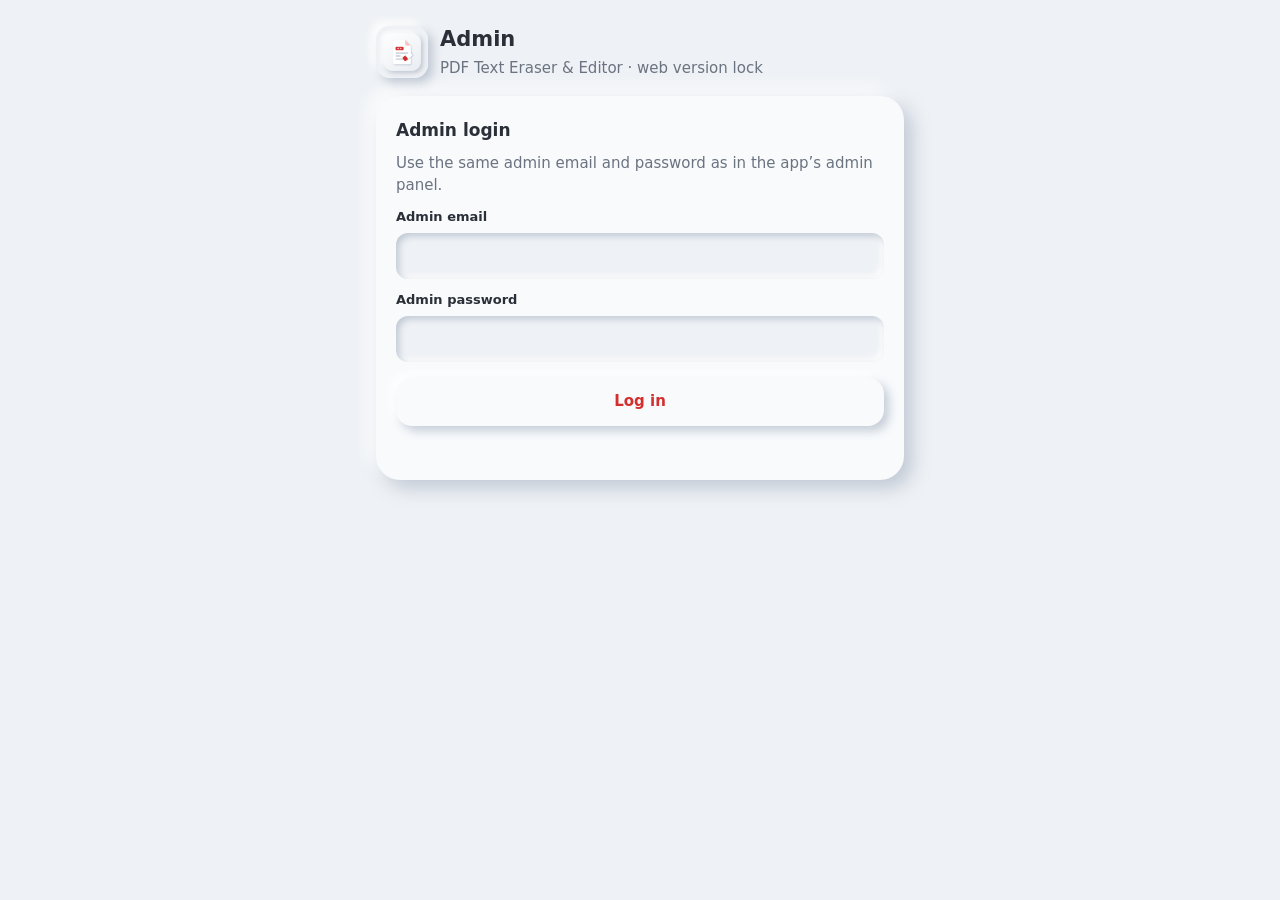
<file: admin.html>
<!doctype html>
<html lang="en">
<head>
<meta charset="utf-8">
<meta name="viewport" content="width=device-width, initial-scale=1, viewport-fit=cover">
<title>Admin – PDF Text Eraser &amp; Editor</title>
<meta name="robots" content="noindex, nofollow">
<meta name="theme-color" content="#EEF1F5">
<link rel="icon" href="icon-192.png">
<style>
:root{--bg:#EEF1F5;--surface:#F8FAFC;--text:#2A2F38;--muted:#6B7380;--primary:#D32F2F;--ok:#2E7D32;
  --shadow:8px 8px 18px rgba(138,152,174,.45),-8px -8px 18px rgba(255,255,255,.9);
  --neu:5px 5px 10px rgba(138,152,174,.45),-5px -5px 10px rgba(255,255,255,.95);
  --neu-in:inset 3px 3px 6px rgba(138,152,174,.45),inset -3px -3px 6px rgba(255,255,255,.95)}
@media (prefers-color-scheme:dark){:root{--bg:#22252A;--surface:#282C32;--text:#E8EBF0;--muted:#A0A7B2;--primary:#FF8A80;--ok:#81C784;
  --shadow:6px 6px 14px rgba(0,0,0,.45),-6px -6px 14px rgba(255,255,255,.04);
  --neu:4px 4px 9px rgba(0,0,0,.5),-4px -4px 9px rgba(255,255,255,.05);
  --neu-in:inset 3px 3px 6px rgba(0,0,0,.5),inset -3px -3px 6px rgba(255,255,255,.05)}}
*{box-sizing:border-box}
html,body{margin:0;min-height:100%;background:var(--bg);color:var(--text);font:15px/1.45 system-ui,-apple-system,"Segoe UI",Roboto,Arial,sans-serif}
main{max-width:560px;margin:0 auto;padding:24px 16px 40px}
.card{background:var(--surface);border-radius:24px;box-shadow:var(--shadow);padding:22px 20px;margin-bottom:18px}
h1{font-size:21px;margin:0 0 4px}
h2{font-size:17px;margin:0 0 10px}
p,.muted{color:var(--muted);margin:0 0 12px}
label{display:block;font-size:13px;font-weight:600;margin:12px 0 6px}
input[type=text],input[type=email],input[type=password]{width:100%;font:inherit;color:var(--text);background:var(--bg);border:0;border-radius:12px;padding:12px;box-shadow:var(--neu-in);outline:none}
input:focus{box-shadow:var(--neu-in),0 0 0 2px var(--primary)}
.btn{display:flex;align-items:center;justify-content:center;width:100%;min-height:48px;margin-top:16px;border:0;border-radius:16px;background:var(--surface);box-shadow:var(--neu);font:inherit;font-weight:700;color:var(--primary);cursor:pointer}
.btn.sec{color:var(--text);font-weight:600}
.btn:active{box-shadow:var(--neu-in)}
.btn:disabled{opacity:.55}
.msg{min-height:20px;margin-top:12px;font-weight:600;white-space:pre-line}
.msg.err{color:var(--primary)} .msg.ok{color:var(--ok)}
.chk{display:flex;gap:8px;align-items:center;font-weight:400;color:var(--muted)}
details{margin-top:10px} summary{cursor:pointer;color:var(--muted);font-size:13px}
ol{padding-left:20px;margin:8px 0;color:var(--muted);font-size:13px}
.hidden{display:none!important}
.top{display:flex;align-items:center;gap:12px;margin-bottom:16px}
.top img{width:52px;height:52px;border-radius:14px;box-shadow:var(--neu)}
</style>
</head>
<body>
<main>
  <div class="top"><img src="icon-192.png" alt=""><div><h1>Admin</h1><div class="muted" style="margin:0">PDF Text Eraser &amp; Editor · web version lock</div></div></div>

  <!-- 1. Login -->
  <form class="card" id="login">
    <h2>Admin login</h2>
    <p>Use the same admin email and password as in the app’s admin panel.</p>
    <label for="em">Admin email</label><input id="em" type="email" autocomplete="username" required>
    <label for="ap">Admin password</label><input id="ap" type="password" autocomplete="current-password" required>
    <button class="btn" id="bLogin" type="submit">Log in</button>
    <div class="msg" id="mLogin"></div>
  </form>

  <!-- 2. Change password -->
  <form class="card hidden" id="change">
    <h2>Change the website password</h2>
    <p>Everyone (including devices that “remember” the old password) will need the new password.</p>
    <label for="np">New password</label><input id="np" type="text" autocomplete="off" spellcheck="false" required minlength="6" placeholder="At least 6 characters">
    <label for="np2">Type it again</label><input id="np2" type="text" autocomplete="off" spellcheck="false" required>
    <p class="muted" style="margin-top:8px;font-size:13px">Capital and small letters count as the same.</p>

    <h2 style="margin-top:20px">Publish to GitHub</h2>
    <label for="repo">Repository</label><input id="repo" type="text" value="farhanraza9911-hub/pdf-text-eraser" spellcheck="false">
    <label for="br">Branch</label><input id="br" type="text" value="main" spellcheck="false">
    <label for="tok">GitHub token</label><input id="tok" type="password" autocomplete="off" spellcheck="false" placeholder="github_pat_…">
    <label class="chk"><input type="checkbox" id="remTok" checked> Remember the token on this computer</label>
    <details><summary>How to get a GitHub token (one time)</summary>
      <ol>
        <li>github.com → your photo → <b>Settings</b> → <b>Developer settings</b> → <b>Personal access tokens</b> → <b>Fine-grained tokens</b> → <b>Generate new token</b>.</li>
        <li>Name: <i>pdf-eraser-admin</i>. Expiration: up to 1 year.</li>
        <li>Repository access: <b>Only select repositories</b> → <b>pdf-text-eraser</b>.</li>
        <li>Permissions → Repository permissions → <b>Contents: Read and write</b>.</li>
        <li><b>Generate token</b>, copy it and paste it here. Keep it secret.</li>
      </ol>
    </details>
    <button class="btn" id="bPublish" type="submit">Change password &amp; publish</button>
    <button class="btn sec" id="bDownload" type="button">Without token: download files to upload myself</button>
    <div class="msg" id="mChange"></div>
  </form>
</main>
<script>
(() => {
  const $ = (s) => document.querySelector(s);
  const enc = new TextEncoder(), dec = new TextDecoder();
  const b64 = (s) => Uint8Array.from(atob(s), (c) => c.charCodeAt(0));
  const toB64 = (u) => { let s = ''; for (let i = 0; i < u.length; i += 0x8000) s += String.fromCharCode.apply(null, u.subarray(i, i + 0x8000)); return btoa(s); };
  const PAGES = ['index.html', 'image.html', 'scan.html', 'cv.html'];
  const RE = /const P = (\{"i": ?"[A-Za-z0-9+\/=]*", ?"c": ?"[A-Za-z0-9+\/=]*"\});/;
  const msg = (id, text, ok) => { const m = $(id); m.textContent = text; m.className = 'msg ' + (ok ? 'ok' : 'err'); };
  if (!window.crypto || !crypto.subtle) { msg('#mLogin', 'Please open this page over https in a modern browser.'); return; }
  try { const t = localStorage.getItem('pdfeditor-admin-token'); if (t) $('#tok').value = t; } catch (e) {}

  const kek = async (secret, saltB64, n) => {
    const base = await crypto.subtle.importKey('raw', enc.encode(secret), 'PBKDF2', false, ['deriveBits']);
    return new Uint8Array(await crypto.subtle.deriveBits({ name: 'PBKDF2', hash: 'SHA-256', salt: b64(saltB64), iterations: n }, base, 256));
  };
  const key = (raw, use) => crypto.subtle.importKey('raw', raw, 'AES-GCM', false, [use]);
  const unwrap = async (raw, w) => new Uint8Array(await crypto.subtle.decrypt({ name: 'AES-GCM', iv: b64(w.i) }, await key(raw, 'decrypt'), b64(w.c)));
  const seal = async (raw, data) => { const iv = crypto.getRandomValues(new Uint8Array(12)); return { i: toB64(iv), c: toB64(new Uint8Array(await crypto.subtle.encrypt({ name: 'AES-GCM', iv }, await key(raw, 'encrypt'), data))) }; };
  let adminSecret = null;

  // ------------------------------------------------------------ reading/writing files
  async function siteFile(name) { const r = await fetch(name + '?t=' + Date.now(), { cache: 'no-store' }); if (!r.ok) throw new Error('Could not read ' + name); return r.text(); }
  function gh(token, repo) {
    const api = async (path, opts = {}) => {
      const r = await fetch('https://api.github.com/repos/' + repo + path, Object.assign({}, opts, { headers: Object.assign({ Authorization: 'Bearer ' + token, 'X-GitHub-Api-Version': '2022-11-28', Accept: 'application/vnd.github+json' }, opts.headers || {}) }));
      if (r.status === 401) throw new Error('The GitHub token is wrong or expired.');
      if (r.status === 403) throw new Error('The GitHub token has no permission to write to this repository (it needs Contents: Read and write).');
      if (r.status === 404) throw new Error('Repository or branch not found, or the token cannot see it.');
      if (!r.ok) throw new Error('GitHub error ' + r.status + '.');
      return r;
    };
    return {
      read: async (name, branch) => (await api('/contents/' + name + '?ref=' + encodeURIComponent(branch), { headers: { Accept: 'application/vnd.github.raw' } })).text(),
      commit: async (branch, files, message) => {
        const ref = await (await api('/git/ref/heads/' + encodeURIComponent(branch))).json();
        const head = await (await api('/git/commits/' + ref.object.sha)).json();
        const tree = [];
        for (const f of files) {
          const blob = await (await api('/git/blobs', { method: 'POST', body: JSON.stringify({ content: toB64(enc.encode(f.data)), encoding: 'base64' }) })).json();
          tree.push({ path: f.name, mode: '100644', type: 'blob', sha: blob.sha });
        }
        const t = await (await api('/git/trees', { method: 'POST', body: JSON.stringify({ base_tree: head.tree.sha, tree }) })).json();
        const c = await (await api('/git/commits', { method: 'POST', body: JSON.stringify({ message, tree: t.sha, parents: [ref.object.sha] }) })).json();
        await api('/git/refs/heads/' + encodeURIComponent(branch), { method: 'PATCH', body: JSON.stringify({ sha: c.sha }) });
      },
    };
  }

  // ------------------------------------------------------------ login
  $('#login').addEventListener('submit', async (e) => {
    e.preventDefault();
    const b = $('#bLogin'); b.disabled = true; b.textContent = 'Checking…'; msg('#mLogin', '');
    try {
      const L = JSON.parse(await siteFile('lock.json'));
      const secret = $('#em').value.trim().toLowerCase() + '|' + $('#ap').value;
      await unwrap(await kek(secret, L.admin.s, L.n), L.admin);
      adminSecret = secret;
      $('#login').classList.add('hidden'); $('#change').classList.remove('hidden'); $('#np').focus();
    } catch (err) {
      msg('#mLogin', err && /Could not read/.test(err.message) ? 'Could not load lock.json. Is the website uploaded?' : 'Wrong admin email or password.');
    }
    b.disabled = false; b.textContent = 'Log in';
  });

  // ------------------------------------------------------------ change password
  async function rebuild(read) {
    const np = $('#np').value.trim(), np2 = $('#np2').value.trim();
    if (np.length < 6) throw new Error('The new password must have at least 6 characters.');
    if (np.toUpperCase() !== np2.toUpperCase()) throw new Error('The two passwords are not the same.');
    const L = JSON.parse(await read('lock.json'));
    let oldCk;
    try { oldCk = await unwrap(await kek(adminSecret, L.admin.s, L.n), L.admin); }
    catch (e) { throw new Error('The website files were changed with a different admin login. Reload this page and log in again.'); }
    const newCk = crypto.getRandomValues(new Uint8Array(32));
    const files = [];
    for (const name of PAGES) {
      const page = await read(name), m = page.match(RE);
      if (!m) throw new Error(name + ' is not a locked page. Upload the website files first.');
      const P = JSON.parse(m[1]);
      let html;
      try { html = await crypto.subtle.decrypt({ name: 'AES-GCM', iv: b64(P.i) }, await key(oldCk, 'decrypt'), b64(P.c)); }
      catch (e) { throw new Error('GitHub is still updating ' + name + ' from a previous change. Wait 2 minutes and try again.'); }
      const sealed = await seal(newCk, new Uint8Array(html));
      files.push({ name, data: page.replace(m[1], () => JSON.stringify({ i: sealed.i, c: sealed.c })) });
    }
    const us = toB64(crypto.getRandomValues(new Uint8Array(16))), as = toB64(crypto.getRandomValues(new Uint8Array(16)));
    const lock = { v: 1, n: L.n,
      user: Object.assign({ s: us }, await seal(await kek(np.toUpperCase(), us, L.n), newCk)),
      admin: Object.assign({ s: as }, await seal(await kek(adminSecret, as, L.n), newCk)) };
    files.push({ name: 'lock.json', data: JSON.stringify(lock) });
    return { files, np };
  }

  function busy(on, text) { ['#bPublish', '#bDownload'].forEach((s) => ($(s).disabled = on)); if (text !== undefined) msg('#mChange', text, true); }

  $('#change').addEventListener('submit', async (e) => {
    e.preventDefault();
    const token = $('#tok').value.trim(), repo = $('#repo').value.trim(), branch = $('#br').value.trim() || 'main';
    if (!token) { msg('#mChange', 'Paste your GitHub token, or use “download files” below.'); return; }
    busy(true, 'Working… (this can take up to a minute)');
    try {
      const g = gh(token, repo);
      const { files, np } = await rebuild((n) => g.read(n, branch));
      msg('#mChange', 'Uploading to GitHub…', true);
      await g.commit(branch, files, 'Change website password');
      try { if ($('#remTok').checked) localStorage.setItem('pdfeditor-admin-token', token); else localStorage.removeItem('pdfeditor-admin-token'); } catch (e2) {}
      msg('#mChange', 'Done! New password: ' + np.toUpperCase() + '\nThe website uses it in 1–2 minutes (GitHub needs a moment to update).', true);
      $('#np').value = ''; $('#np2').value = '';
    } catch (err) { msg('#mChange', err.message || 'Something went wrong.'); }
    busy(false);
  });

  // Without a token: build the files and download a ZIP to upload by hand.
  const crcT = (() => { const t = new Uint32Array(256); for (let n = 0; n < 256; n++) { let c = n; for (let k = 0; k < 8; k++) c = c & 1 ? 0xedb88320 ^ (c >>> 1) : c >>> 1; t[n] = c >>> 0; } return t; })();
  const crc = (u) => { let c = 0xffffffff; for (let i = 0; i < u.length; i++) c = crcT[(c ^ u[i]) & 0xff] ^ (c >>> 8); return (c ^ 0xffffffff) >>> 0; };
  function zip(files) {
    const parts = [], cen = []; let off = 0;
    for (const f of files) {
      const d = enc.encode(f.data), n = enc.encode(f.name), c = crc(d), h = new DataView(new ArrayBuffer(30)), ch = new DataView(new ArrayBuffer(46));
      h.setUint32(0, 0x04034b50, true); h.setUint16(4, 20, true); h.setUint16(6, 0x800, true); h.setUint32(14, c, true); h.setUint32(18, d.length, true); h.setUint32(22, d.length, true); h.setUint16(26, n.length, true);
      ch.setUint32(0, 0x02014b50, true); ch.setUint16(4, 20, true); ch.setUint16(6, 20, true); ch.setUint16(8, 0x800, true); ch.setUint32(16, c, true); ch.setUint32(20, d.length, true); ch.setUint32(24, d.length, true); ch.setUint16(28, n.length, true); ch.setUint32(42, off, true);
      parts.push(new Uint8Array(h.buffer), n, d); cen.push(new Uint8Array(ch.buffer), n); off += 30 + n.length + d.length;
    }
    const size = cen.reduce((s, a) => s + a.length, 0), end = new DataView(new ArrayBuffer(22));
    end.setUint32(0, 0x06054b50, true); end.setUint16(8, files.length, true); end.setUint16(10, files.length, true); end.setUint32(12, size, true); end.setUint32(16, off, true);
    return new Blob([...parts, ...cen, new Uint8Array(end.buffer)], { type: 'application/zip' });
  }
  $('#bDownload').addEventListener('click', async () => {
    if (!$('#change').reportValidity()) return;
    busy(true, 'Working…');
    try {
      const { files, np } = await rebuild(siteFile);
      const a = document.createElement('a'); a.href = URL.createObjectURL(zip(files)); a.download = 'new-password-files.zip'; document.body.append(a); a.click(); a.remove();
      msg('#mChange', 'Downloaded new-password-files.zip. New password: ' + np.toUpperCase() + '\nUnzip it and upload the 5 files to GitHub (they replace the old ones). The new password works after that.', true);
    } catch (err) { msg('#mChange', err.message || 'Something went wrong.'); }
    busy(false);
  });
})();
</script>
</body>
</html>
</file>
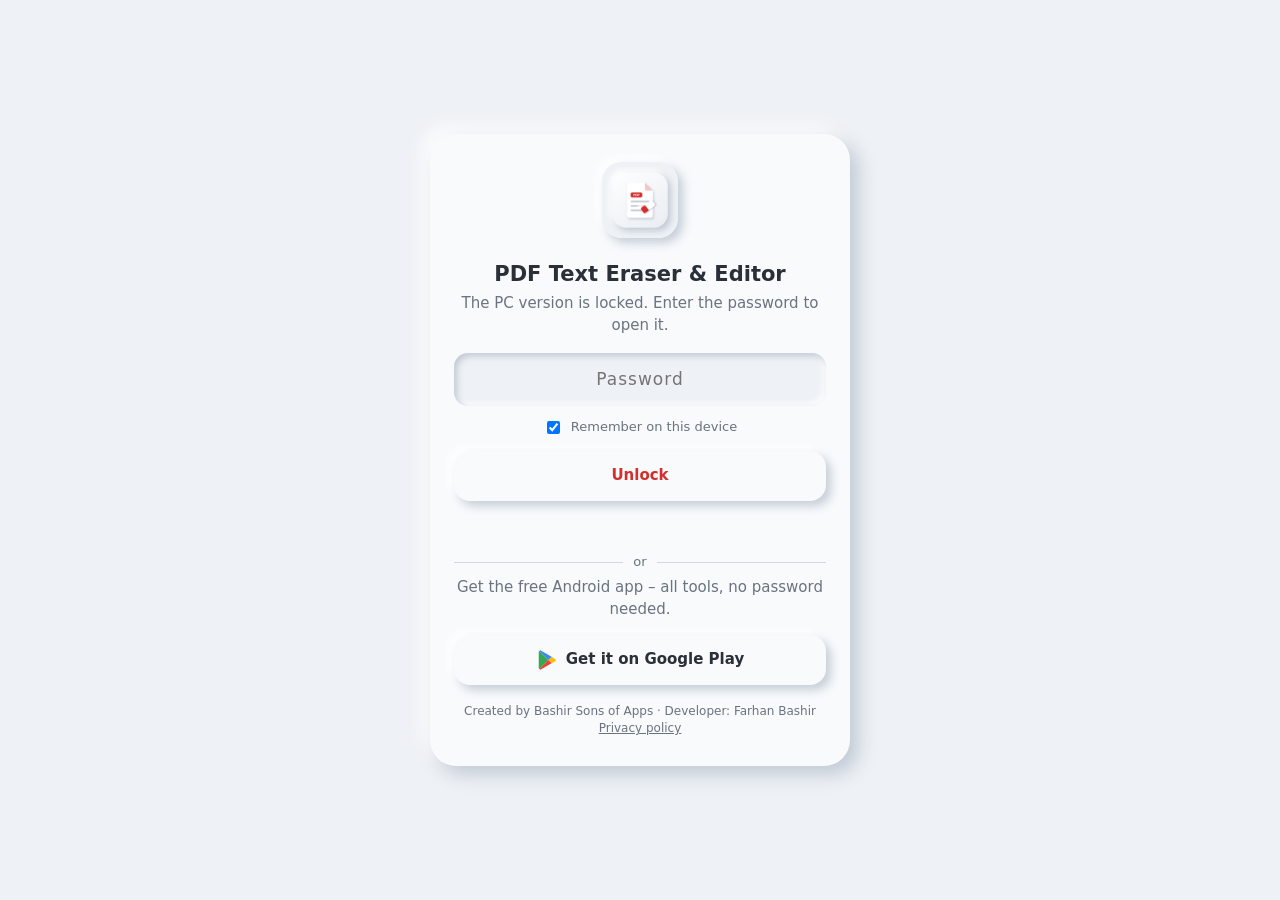
<file: cv.html>
<!doctype html>
<html lang="en">
<head>
<meta charset="utf-8">
<meta name="viewport" content="width=device-width, initial-scale=1, viewport-fit=cover">
<title>Create CV – PDF Text Eraser &amp; Editor</title>
<meta name="theme-color" content="#EEF1F5">
<meta name="robots" content="noindex">
<link rel="manifest" href="manifest.webmanifest">
<link rel="icon" href="icon-192.png">
<style>
:root{--bg:#EEF1F5;--surface:#F8FAFC;--text:#2A2F38;--muted:#6B7380;--primary:#D32F2F;
  --shadow:8px 8px 18px rgba(138,152,174,.45),-8px -8px 18px rgba(255,255,255,.9);
  --neu:5px 5px 10px rgba(138,152,174,.45),-5px -5px 10px rgba(255,255,255,.95);
  --neu-in:inset 3px 3px 6px rgba(138,152,174,.45),inset -3px -3px 6px rgba(255,255,255,.95)}
@media (prefers-color-scheme:dark){:root:not([data-theme="light"]){--bg:#22252A;--surface:#282C32;--text:#E8EBF0;--muted:#A0A7B2;--primary:#FF8A80;
  --shadow:6px 6px 14px rgba(0,0,0,.45),-6px -6px 14px rgba(255,255,255,.04);
  --neu:4px 4px 9px rgba(0,0,0,.5),-4px -4px 9px rgba(255,255,255,.05);
  --neu-in:inset 3px 3px 6px rgba(0,0,0,.5),inset -3px -3px 6px rgba(255,255,255,.05)}}
:root[data-theme="dark"]{--bg:#22252A;--surface:#282C32;--text:#E8EBF0;--muted:#A0A7B2;--primary:#FF8A80;
  --shadow:6px 6px 14px rgba(0,0,0,.45),-6px -6px 14px rgba(255,255,255,.04);
  --neu:4px 4px 9px rgba(0,0,0,.5),-4px -4px 9px rgba(255,255,255,.05);
  --neu-in:inset 3px 3px 6px rgba(0,0,0,.5),inset -3px -3px 6px rgba(255,255,255,.05)}
*{box-sizing:border-box}
html,body{margin:0;min-height:100%;background:var(--bg);color:var(--text);font:15px/1.45 system-ui,-apple-system,"Segoe UI",Roboto,Arial,sans-serif}
main{min-height:100vh;display:grid;place-items:center;padding:20px}
.card{width:min(420px,100%);background:var(--surface);border-radius:26px;box-shadow:var(--shadow);padding:28px 24px;text-align:center}
.logo{width:76px;height:76px;border-radius:20px;box-shadow:var(--neu)}
h1{font-size:21px;margin:14px 0 4px}
p{margin:0 0 16px;color:var(--muted)}
input{width:100%;font:inherit;font-size:17px;letter-spacing:.06em;text-align:center;color:var(--text);background:var(--bg);border:0;border-radius:14px;padding:14px;box-shadow:var(--neu-in);outline:none}
input:focus{box-shadow:var(--neu-in),0 0 0 2px var(--primary)}
.btn{display:flex;align-items:center;justify-content:center;gap:8px;width:100%;min-height:50px;margin-top:14px;border:0;border-radius:16px;background:var(--surface);box-shadow:var(--neu);font:inherit;font-weight:700;color:var(--primary);cursor:pointer;text-decoration:none}
.btn:active{box-shadow:var(--neu-in)}
.btn:disabled{opacity:.6}
.btn.play{color:var(--text);font-weight:600}
.btn.play svg{width:22px;height:22px}
.row{display:flex;align-items:center;justify-content:center;gap:8px;margin-top:12px;color:var(--muted);font-size:13px}
.err{min-height:20px;margin-top:10px;color:var(--primary);font-size:14px;font-weight:600}
.or{display:flex;align-items:center;gap:10px;margin:22px 0 4px;color:var(--muted);font-size:13px}
.or:before,.or:after{content:"";flex:1;height:1px;background:rgba(138,152,174,.35)}
footer{margin-top:18px;font-size:12px;color:var(--muted)}
footer a{color:var(--muted)}
</style>
</head>
<body>
<main><div class="card">
  <img class="logo" src="icon-192.png" alt="">
  <h1>PDF Text Eraser &amp; Editor</h1>
  <p>The PC version is locked. Enter the password to open it.</p>
  <form id="f" autocomplete="off">
    <input id="pw" type="password" placeholder="Password" aria-label="Password" autocapitalize="characters" spellcheck="false" required>
    <label class="row"><input id="rem" type="checkbox" checked style="width:auto;box-shadow:none"> Remember on this device</label>
    <button class="btn" id="go" type="submit">Unlock</button>
    <div class="err" id="err" role="alert"></div>
  </form>
  <div class="or">or</div>
  <p style="margin:6px 0 0">Get the free Android app – all tools, no password needed.</p>
  <a class="btn play" href="https://play.google.com/store/apps/details?id=com.farhan.pdfeditor" target="_blank" rel="noopener">
    <svg viewBox="0 0 24 24" aria-hidden="true"><path fill="#34A853" d="M3.6 2.3 13.4 12 3.6 21.7c-.4-.2-.6-.6-.6-1.1V3.4c0-.5.2-.9.6-1.1z"/><path fill="#FBBC04" d="M17 8.4 13.4 12l3.6 3.6 4-2.3c.8-.5.8-1.7 0-2.2z"/><path fill="#4285F4" d="M3.6 2.3 13.4 12 17 8.4 5.2 1.6c-.6-.3-1.1-.1-1.6.7z"/><path fill="#EA4335" d="M3.6 21.7c.5.8 1 1 1.6.7L17 15.6 13.4 12z"/></svg>
    Get it on Google Play
  </a>
  <footer>Created by Bashir Sons of Apps · Developer: Farhan Bashir<br><a href="privacy-policy.html">Privacy policy</a></footer>
</div></main>
<script>
(async () => {
  try { const t = localStorage.getItem('pdfeditor-theme'); if (t) document.documentElement.dataset.theme = t; } catch (e) {}
  const P = {"i":"JXgz8v8OpOVTlFrY","c":"EvfUwNzxU/P/sc9xnmpoPdQGGoS28COrdgcnlRLrs5W2MTCwviPl9ZvNMJ5qcf6pxbP915yPhYu/O86DJmj2zREZZGp61upS2Yv0va/Ri/VMfUO5cDDmt5rciudiDAoJYW+UNozW+DoGYrGBzyS63SUH7NMat4aTRn07/nw3cwz2mFrTBeYpX2b36QWYBHy4J2z0r9erBHm4j8SCJ/SYQstiKIotkckiZ3R43DhX+0qk0YMRN4EdkXiO6tI024Jyhi/0qOHRjkC/fJHkBMpjleZiwv0Xlj5jJeRuzMLGRLrMG6xGRQsXqBU7/uR+kuLM0X+vOgPVT9kVm9cwFxkxgBC9VvYap66Zomwb7fjikUKIBKUfUJdD6Pn8+d7hp3ERdbzDtndpoXfHB3xU99X/K8sDGfRYJZ7lR3SBknGvhCDKcdYsWnkrUZU7joa4gjBkfa8yRgdpmI6YfnGOm6xl7NZoYyuxTXmksWEY5WKy3I2SKTPvsWiDZ2ss8K76XLM8sba2pBd/p3uxkoCMAsud2DLpqm+b6fsaCHuHEz9VyD+6RVtDWYtKOZp2NBzdqpUoGH/CYPUHCHj/NsYWluBDtSphB8bMk8QYFk8rlslsvMDXxc5IiK+NDX3+dkjzIDUQgXARy+dfv86nuhoWsK7gFv8ZE3rSSixR6gDzTMc3YwDTnSl3J02/v8HmLE4Lc2jzGxkdHRqRRSyEgSLR+qBKVF7b89VsyS9MGRC/KkT6oL3NyTAUHwlhQ7vYsOO0ZBbNCydIrYuimd6YG64cBCPKvHyZvgWyx8PGmCQjdMHV/0FSW+PiovhQvoUjXYHGcgJ0tUUNR+78OZ1JFGFwq4+ba/+fMyNE1tfryTpT8SKANwiY0ip7NPE7VifRJJjkUIahO2NP4jOrhfa2yZ4E6Mt4/7xemC2fwkXHQmeDTD7zaaOH7h0HGBNPTxeR2UqZ1iA2niOipfx4Hn6ku6NGv6p1vHdbLXXQmduwkLQLEbPpcaTgu/[base64]/ipa9vQuywXGkNEhgaA+Z9q3aYVvb+Pq+OQPdaUPxDcQ6504QPJVJuuQSkffLy5gx5Opo2vpGIwl4EaX50D4mSG1rdM22LzHOhPc4CasLjYhdSASpaookMia/s+OuF/EcFfuzDnUdRiTmwyaaRnHdz+odFd2LPW8Y/[base64]/[base64]/fahCSqnfifva4BxFfzHLe9fvOSvCop+cF2NUdESzJe4z1qymRgOwVQydEXYQcfGmmqKA3ixPX4RFQr3rtxQDqrkpJBPf7qLK0BRe/RIAWklw59I7bA7Njb45u2fM8/X5FRpIbkaNevIbCm3bfp6ZfG8dr5rE61sZClfm3NNGaaP8Jkpfi/4VZ5znJKbW5coTKLYm/rYAOnXOewgH5ceB1BEdZSXU50/LPfQ/r5r1XCSTjPvXQc7aMhYA7CzarVdU9LygzZBe6zlykBzJAut/1sjg2liszGFKpHBiU9QxRu5s1Owcbflu6kQ+Gt4EdVK3Rmh06WAxqtVv4yFhLhJWpmub5xNVwAjDm4If3HMaG2dZ7yg4D8knwv04fDkljKJIt22bOqiG+jz03h+DRBYDYPxtWFQh3YWrZ5gARerLUdTmEZUu0yvHaYjfXpsQ1PZOt6P5t4wv+xg0QhM5/lojYX45RaEZh718DZgCruLHNaBG9UQ4JVT16hnHSdfWeK0zIVhQ0zZvqAJfjf400mK1Yfu9WApWee2ZbFD+YB8FJZ4N8iQgpaB7PjZZXmZ1kOUc6swSgkxXOPX9ma3eE248GSk/9WtPg48xE5362DAkkMA5V/fXg4QxO1KR6aaQ7ry+myO70L6WRCUT2DUoqewlZoQzu0Aw4aFsGTzFf7RFstJIYPNxVD0AUtBXOZkhkiMsqknKVvz1QKb9AeZNbAad5Pk21Srsy4IOGB2Zt4wq/IJ2aBt9FrxY8OYHIxRjCbAj7aGmTmsLFEjghf0wazJJXI8jq+6y1TsHiTL5nRRlysmbEbA1YdWDtpnF6U/C4ZGHeffUUzllJoUx97laoRCw1jie8o/tjvPePnk4ZiNLC2QGyr8TOMgZclaTi2NLMZAXFkrbXHTtuc5fvFaR0akZsC/B2UB9A1TbjHTWr4U/Uc+Wr20hpVtpAtdw6Hsbhr+7+MtdAhl6MLzjYpGIxiz3f42NmgzSlEbewLDWbGCYRvDOcvcDm6MrvnvoTfRJPpK0kZ90eIPyUH8Zlcb+4m/5NvSe1wih3KUIy2HRIcrpRF3XixVfzixnDH0TVZGJjKxr7Wq2uwc9utQ/Qc66O/tQiSyD4P/6lurJd4ELnLVhA3QybmzfRsFRFMNrOLJRcWHAzFvv/1USGFcFzvZnnbxk5p1wGsKAM50YOXScjgM50u0maIuVfHqX7UGHn92Zvr8NQqF3t71vgdzv1fvNL9iykTXbo3FYug8QjZmOguJEesKWfp7+cPpDQFYRrPi1cDRwQ1uxkgErk8VladgnkQgNJ1MiI9mAW/kMXHr/XXl+CWOfmyAv/FZwbBPpP++6oaRJ3wWG+tUMfE3YLUUbg7vtRWQKL2CFhOx8MszTTvAejWJmSd8FH6waXp9ACNkJwCAUbRzyIJys7vM7VqRmwkD8xj6/tyIbLl2xVqUSWom9WmTy/jgRkuNqRn1shlC+FXVaPhC8DrCAwkBEIuvNyp0rE1AvQ0hhmHZaKR0F2OtekjdGtc7sd3YyBsB5Z7LWvwSrTUFOU6Z5Ouqy3YLUY+eUwpo6YQRMrqDLHUiXjd2JE7rhxFSJZcjGNm0eulubzwCNs09DwhPrRst85SVzMhw7TMGAt6/cxb+Biu4ZHtNiRkCFiwlb5k5nP88njzO64/Nx3mHB5cvcMLL7kVyFPHuXLUefpIcJ67fdi7zACdTOfVu+cyBdaLFZjdyNHfVO1OTx2OYrJR4SJxmXj4OLFpPmIC7ps72T+otZcOKZw4ZbQNvJdYjg4Lpd5/kJxp3N1jrGMc3erW+8cZ5HzFpm2CotFRS6glnDizOX4SOVIVpFgLH744QbjoZoPVaNyhMqn0U1CzKeMC+ea9+uvQDAVpki8Q++flUfs+j4+4dhAjzXN6tEHBKxJdOcADHBM4aTRbYPsVeq1sM9NVwNPRRYuQTSaBoq2D8SZYIqRinCZgwVmirb1FPOJTy9Ee/U17bRK23mFgSK+GupBB7A4ArADcsJJD2Qereiec/5eRm6lCmbYhQP/kXrsxEoxzeMEAfqKGf5DI+2dd7XGsgaZN5IsZu3ggr16V+DGsdNzwm6ODP3OoB+o483DfPKkVLgocftOV0gdsNt8kl4A+w9TXn14dpwzyYNGv6cm5D3tHaO/[base64]/ztRyNm/CeQPN9IQHtFCzyw+TDfdTozXGX+J8O6pyi4PZyPkvqLdn/eT9cCgaRq/qA4TwjZNtNsaMZVhF92g67raW1KPZ8NlfojOaJR0PYd1xzwIPlHHDc0f6o5L1bR7zVSmV9lEls60Vrhh1lNmW2+o1fllC1n5XVxASt+7InN64SzViWuaXBKtzBPNTKIEvxY+WGmlKKss7KTxkn6ahGT0rGeD1+aygjNfQ9mEegk26/Zr1/Kdhb7yvvGV7nPpCXsBq+oAnWRb2BzGLfcmmKeFwDYyXjBDVmryVhLIyXT9nMlbGVXoz1bh9dFMS5yOJDxTDG8doXunahEUWQvN+yAFOMtdrDI14kWFGS04SkjTF/rkXLiqZQPiZ+s0fDherD2p4NZpA5vbZ0TtX8vVl2CBmWTb84q/BzCHtpo7nYWoYkihmp3By8pOU8KJ4TZMnmdFwrpaF9p+U7/non18nb6uB/uO50l4gib8WNSVRPZWR6p+dgxXEy86N1KUJHGkKvPNqQPII+znHWaF1dKjqdjNAh9yd+S9DQCV2FSPxHNQXm5sFtGTWd7mwoxtnAXCcfItB644P29zWGaR4a66o1XJtTNo32VpT8Y8iSxcsbylay+HF5ru8tj+C7Zw2aIiqV0sM1m7IS+I/nIGmwYN0DtjcTE93CNLbl+olVy5qbUj6Gbb129AmiPTeLPbsB6kAH50xw9PINKB5Do0kETIVQvhlAC6ZXNW6jwn3kEA9WOTeajYpTGDi3H9Jumb7UdW55X5XHGuUuzy2L5352n/T10UkVCv+nn88GUUUW3DcBpfVTXcd+Qc3oHBjapboDi4yGquxB+d+IfmOAlGlXnRogP/MCasmPqebxLcBKgNGUZpwupsaZUji9MNBSCoiaYjW8PgpH4ESVLATuj6EGgpw0y/B40lMfApZwog7WETitzKMzT9P/1lFPPwe8Y9tNqOLLVj8kXJg1dbvSRkZsH8O5Ad8c7/a19MPHbBEbt8irqsmj926JgLge+87qvl+QqFe0FtNx/[base64]/3AoEqx9+rrNQ/PzRB0t5Xu6ITj++PMMdgliNVenX8YSm1LCpsyR6HZUKJcQ/5hLcGhADylzgn7XmnnE87wqoyJ+DV3HuVgdFHnMXioqfcgsvzz2YYsVpSaUIlJB+dXOxvlpuj342UmFy2Pwq3ETm04ecxGDcL5kO/FiZju/6GfwlfO6cy/noriblzhRkVKm9SB4bT8eMIowH91wgNlEJ426c0Hhdi8k2Zgz3NTgXP4u1BONAPec3/sVyrqe4w5qK4hDaah5YalMOotyEkW2wk684A4yQJ52eQX9ZZEh3vWF+O/5AGkn+CXyJG2fPMPGN/raDLjuzR+VgkIoxghtVBaq0utxfQBNGYSbVDd6558Y8sIENmzbBO0KnfuhjphDJOxS+nQVMlQJYlq9Y5CPGuXHceKHXc4rzx/GggUCwQlVF7reHsF2erVxU/1RXvsYNJpTXhzZlzvH6qzkibr410vnEX52PuhwmlILa0690yOZqTK0ldf08VRa5+pUMxNRW4VDhmzxJAbDHkSa7Wzlbhf9NiORpV2wQjUqVTnFZ4iLM1HmnTa3kIFniT5zhDmRYxrBiMm7okyqlOPd4LdlxtIFh8KJjBvppJ0A3up64SyEt21u/AZJubnPIIDkERxiqjZsaw7+FZiMz5bCq+Sb2KP6GDQtm+DaOxshys7m0GRMW9bwMY1g8TKF/hEIPOOH0aPfiAhvdG+mXsKzr9Mdx8yHoaVL91c8IWaQ8bwLJfyXXICed16iXRA9vSsbZDFezHYL8/mZamIQpm9mb7MjN99RnUMkEWpTa1k5MV3prXsY6PjCZVaLcFzW83G9ejV+8/uhaBM2IdpLp7zMywa7XdK/X6DkJOTZ5YA+U0H583XZm+5wgcu06mON+BQtklO3dkMhrkYVSy8ICuHN/Uf/QVT8Uxf5bij5I0iTh/VpKvn4mR7LdmGNoY7ejNBP+ogPz2W8ipSrVhytVFIC6+5etfV9yzHdPHUUJZNmxy6c1upPryXip/PnWzWA79dXTi+2oyxZkIIFVSK8G/AP1FEibfpAWxtvmd34ku/zDKoHPd3Vd+8z4kl9FnkLcJcgaxsfnsslmdMhpe/TNudF3KcSIG7B2BvE1JZGEnxelybeFHQvf4KPJQVnwk0UVe6GtEQ5llREDPetwI6Lmr9e6EglblUXf6VIG5AXAzOzfFRVAYTGP8SBNRvh+7oZfaZzRan2/bnMKqHCYN6FzVFKsiErHWGjGOsGQYnjLVVMVVw+3taBItTgO98A2ts4G0G/lAkkEi/dWjtRbD9ZB4z/TgGzR4g07Sjnd72PY1uGpCHD7LhX4pEdm8PCvD+t0Y1pKFtJBBRPlUBqav9xJ21Ebn+J9onje8sCUrkck0XdqmtHscIaoQeZAEV3WofirqA+0035vitAlJBhMLJC48XxzmLReVaX/V04HRfzBMUj1fQyApjjUJvud1+Qp4YPfP7NLY+ChOamwsaUJYLypO4lPmN6v2G0x63cLrgboubEy78ZpQZ0Xg6vMxwLA4ZFs3e1PHuEineAKKArfFP5wGPVfk4hTDwGJNha8RhYKQDKh6jV9+LyC9ZfcHGEGhvUTlCA9PCCzA98/658WOjUDQVdh5+kToZWDvG7+Oyn24wP0FD95icBdB0JsDwOnzcZKNTwrKsfwB/xF6Q89d13pV075G2Dvgeb9r2WYk93h69/MFf5usyKAvEO+I5/8pUOlCONcjLQef17aMJYnpc89EubRuxdXIsw9aGi+z6R6QosgyJCg9fwlDzGt7eRNfa4R9zM7QTPrwcShVgLLo00nawyc+kdwr43r9NPjba75/L6DaVXtaJz/WmCazmCHgrEOSij4tG2jOqb+YoRbH+iLlI8GnvbuZnh/aSpeu9WxpRsgD3tqtZghzRhK1X3zKEp1SFqHBE7yT0PhQdrqtJa5yumQU9fAOc3OLbCohMV8DpTlJreEY6ZuONYNdFVVBy5q1YpFXeZ99Z3Ge56/rXb3ne7rDcVF1mxAj+nzWMwsNdNviouuLuzCqh9w1stdQCMCh6zFBB9JnPANjxD0cs9TYQX1ZhHCNQnuu2FLQzsLMvzZUq3Rq0FfprX3pbONvwjc9pL4+iNVw1y/g0vn8Oo4sngIkmZf3nJTW0g9SkI3FiRaKUym2gORSm9C9cm0qG6H94Vtmzpvw5ToxRv85/bv9gnlL+xNBj6o3+uMJkCwXcxB/dkONkys8Pv37AWIkxGxWWAbrzF31bfJhE3+6qWv4p5HLHd6BeWiK9uUoxrkQUn5HffhEkD48+PsWz5KNG3Vz6RutJNB8C4AZ8L/ON1e329vP4ZLoO9OZlUdVniY9OZscv2j4KJA9y6JqAMJEoSAe342WLUcgOeDtIaBUUcbhA4AdDfu3PnYFUeAKxMD2hTaqucap/7Xz4hP9538/vLFO3UrnHcA/Bv1i55W0U6Bg0Wiz82d/CXMCdxJJYD0Cs/5HSr//TlWqHU44ntSDaVZXRBNNJnq9PdMiSwA+wG0vgnBov4NjWfoOAPddb1HZfUf6O5Tr2wA+DYq4rjjeEnsTHSrnKHw60KzTib2Bhxgd4/S+dRNqGI6d9BgmjordQGUgMPwtLHU6UZ5y362rynZPDA2C7DvCvxpP/TZMnuG63rQ0mwvf+L9Txv5tPJVSr4Lgkjjl2omQedri/4K+Nw1vthkbPntn1Xv2Q01dC88PSdcmgIgdka6GumFbjopygDy1ogw6xIriBBmdES6WGj3HROLPUpdALcexeAKLS26gTKhLLW0KV+FzUqrr0oW6jiGvrFd6S6a1liUKrBWqNjXWQTFvgW1lOkQMKtk+/R27jQ8b34FZtZCJAZZ3Z1/O00HyxvV+8xypx+xHGh6VZR9kw5VixZ9aIrTl+Ml3IInJsOfPSwJpmvpaic4qqyAsRNOuDH8QILyJpbAEVTY/zosH9lxFdeOtW2DiEjniisSGxhaC1KenJbTfMORrHDerYHO6kBRI/[base64]/LMbR0vVylp+6baAoxpqUT+JwmbJmEZMZVV3IGeJSTSJzmlnGOYvxBWFCxHvmNwJr9Edt2qMfXJdfeFkUyT17DBEe7X/t1suzimo0pfc8KoHQYMGpVZXKDVWgawzyYPawYE8RBL76f2ySgQqkE5PX+qURYBA9llh2sBygsE5+Tmes5d7iAgsQi4OW4DedDwMBtdtgzdbBCSmKrCCl2Hgied8IR1q/A0LOvnVIfE4YJPA3eL8aTzQVIwUzItjF6EHGNwExmwjRnabYUrSPs66qO2WPJChledFzotXbyBOEquMh7c0QKYFt7T263Dlzuae/8L5JGoJOAYo9OnoliazX/H3ZKGZjEoTOL3dXVvGpi2oJOgj5wzJb2eY29UTbcUKecXioKI6uQCye3QmQamp9N7oqaWU8Gp6UsUhviiL2SDENY2nccQWNy3g7STgC05sbe26a+lXybEj2SKLSz/FVzXZUDm7ogTH7I6krjYiMYBC5vLtmJju3hwLVFwGOSbcCfjrV/FSU/7Z3sNUGFdD0B+nAgoaNziTvrqD6dCLmBSQfYqWJ+3b7G+oSmLBssfSR06wCsH8dnbzR/Fhlid/uMeg+hzC/[base64]/FtS4U6I84skdOW/bp8z1ZxMPyFVX/DnxsIT3AnFZgWCO71LFfOF+uy5trDkUwlYa7thOql5cIdX6CfwqC8g0n1wp46IDTKev1+kqYNdtDxGvWHZXGRNMpzOwhiLQs7m4rCg6vIZp9F1al/WFJ8mg0LUpnbwO4olhhsoZPg22+kfgqPpNW9lXHM13uZon3vR7gQH4O73ywXABQaHy7BtLaN6+S5n9/J51HRxBm5cWytMxZ1neLlQxm0Uw8On6sTt5tfPa9wbDxY2NbOVWCEm6f2WYeVALdh2OmdxOn1uKV/WL0pX4hrQI/DgY2obwXWxbWjpM48W3NtlNexU79cMZV/KccK8R13yzVaMqyWXCvJ8g2ur0QKdEKzKViCs+hdcPNXWlk/4zL1A6qFJeY8tLBKWDvbnWHFezwiD/5kQYn5UqUurnk+eAFbbfEkqjMl7uam69Me+clKCQzzIXaPEbSl+LOip3/EJhf+2ZzcmYNYsmxiTo/AyWpXXnb0Ak372BCaK95mnauRtaZFU64CZmMaGyj/705ElWQDnCwecyeRjFIiQK1DXptEUrICpGFNEuUNT5qL2mH11yqN59lxkV+m6RsV4WGYu0Bi3BbfUHiG+b4ZkrwD/jeiV3lqX2bYyjIehLhQieh9QrU3C2IrKORyldp3uGJlqpQAWgVUZGmeEPxYQ5C+q5OXdoSlC2Lcj88vIZ4ilgP+hn8AQRMRlG3yY6mdaJetwqw6Kr/nXJ2Xg2JzOJWQjxXzXkNbLYGrK6w/XxsaJnhr+H7AS4ZRSF84yVXkcIuj04MoI3Lmy/oZz+Imz3ebB0gO2PWNnwlubwROzRcwkSZQQjQHhOjjot/HsOotx6M81tL9UMFdwMI6abAbR8H2bIipzPQxDEavBFIPpqBb6sCKR1M/uhAzm57YljM8YGpG/G+1TEPAoaI4UlrRTWRbXFjVLMPVIK4bvjASyx4L8u/bqcrPkzZ62Ar56sJaS3WAogkRGIPJSsxKv1deUnB3PQm3pE6NHmV8UHfU2sN89jNhZxpbeg7bnVRlc15+PN5/fPh/0LCticfbFcmT+dG4d5UKrlazdnMuSvaW0FoBK8Rk8ecZNjVW/ySMzFzIbmpH0RxMRAiaPRmzUSYLu7zIesOWn8BhrGZQGwZ0HP3T/jzKjEmcc5S9C8fjZ4d8xN53XjD/i01ENfbse82EoYKBj6YfqAvxKeYtyZ+Tpuzw0a4o9TyOT8JJRE96OtfIvybiHzdHWgRgCjpjTrxge6RlD0laE67WC6+/JcyOKyzXfEyZSQTUgWAxroSw9fmgXxyFA8Kv+CSeDCsam8iSpuF23xssCMJEr4GoxuwRSR/hNZcFfRtk8VR/RDvXVvqRK71PriVIBYTnsZRW/Gn97miEFiW/gb/GeBMnYDgw3p0U89QJPG4D4eLFjGW431j2uzRUYLYsS7FxS3hSl/pfD54iYu4I3cxx/pXD2Hi2a+b6LJQETeLm0sHzCiBrmLc8ZSy4ssP8etKI65D86AiXlTonBuEiK5f3BJbbIwQacYwoTZnyZ+bO4zwsM8I0TlfmAq+T83fomeWg2r6jeFmZQLZmA/H7iyowAcoHC7jkt8+0Qt2Lv8AnRaYQCTdzZWweNn/UkG/0iKx+iNfG0k34wEB3hVRuchXpPlrxtZ9lI/509RabHzxfcnVD5DBgmf5CE+N1WQ8R0k19H98mwqdyM7DPe3O7T75dn4bXPfrXviUc02+J4o+cqKSpl8JC4Ia2s3OwjrTZFAqZhuim7JN4i3XzxLAPE+/Lq+FS4IHof2hLKdqHSUhshq2rDvG0UvTurIieSq8YkQtMdf8RNFig6bTXC+ZfhFr+eY4/LAryc3Q4KjUAyYK+kEdnjKVCPqiWNYH5jYWBp4dgAC/HGbzQ11flMqTPJf+6oBk5B4+Kt9nqKkeTdh3benp5Vmr5yYQPARGDTfXvkhFj5jx1DG8HmXPheQX7oP67stUFeVEYVNqaqjCjNZFWKUTfbGc1iUM2p5u/[base64]/[base64]/4MFGFwCfG1H+g3/196x1rvYqTJMd/vkH5LomjDfKq8AunHHzK1ifXSY5c/DTZ0fjftIfE6iJE92yVkziezTItqhZWWpa/d7aGEMwePzakdypU5LM5+KCsuAD9tGrudcrL1uTY0RN/[base64]/P+3WEEl1GNwbLxgF3plgk/X7/j6lf/ROMImq4oUGnXAzPGuUCpQFOrrIsXOGUljXEdQBILzRptfwWWnvj0GSOL1pOaBdTalnUwd0h3UcZVcdddd1+1QHxNLBvN/6M45ykM4PC5y3r4jjMvtEKYyXwc7LU5bOKtkBWUDLeYealVzCpXjdfAur0vtcB5e/dX8e65DPjF/a0LENPcKPqbnweguaXUj2RDLh7QIPXCj0sDHpl2pQAmQG0KNSP3B2q/99uEmCTSK8OJCx4HiJLg/LB5dHhCGRs3gngWSQ5IqzWQnx+mFHyBAlGXUv2V8cbV86YJXahvbylokgpN1ERNWAJyM/ESRrj6DbsYWanAbBVnEE/[base64]/r9fF2j2hPb/fjzGhnjmHnJsZBmcRr4QpbxqPAI61o3Gs4QZrpmTgtiq0ZE9KmQFqlqRpS/Jrh67+dm4UQBn3YgWBDxk72+2rw31BSIwvVXD1iCrcx3z/0xlBYwG+pHokBke3oBO1YFa8q3mDiT5w2qP2LieVrh5F+Yd2Jv3nJP305SKzyTquf9c2x3gDREcyXuDZ+SHdQwOTVTrWin0DJx7XpTivCDyRWmMNAaWXopszFdNNylJidEssQPYyj8ThxFdZeD8c4dEYKeWH/xGnNoFMkFJvU4DXiAN60aZO56BBa3ua+2NCTQLmpx7+IZbNwH1XpO4U7dpVCktVKhGhjUAq/EWcfEhMBUp6rAWjLJs5VFH0dco8qDBm9gys3rPTAewTOuVNjWeWv8v9TcFTKoK/g389KTB2nqbGhfPQVxIWTuy39/fxb17uYPqFxe4x2kTaumUax2x4VIYt7k2piVMxZRUxiWGpzd6x2jtXoPOr12RD57knj/8bH+7mMSXGJyAFXoKyFFNTd8fJ/qG6GSsqvHpANavNNURlVwmU0yjV619f8mRzMjzwAvwt3/JtRl1dv8tMV/yPPu3VKxfHU5g9PGSh9Ol8D4ODsbmcGo5i4b8COttYEBJ8xNyITnZeZqslB+VmCxWvdQGO8zXWWGtMoNqvyxRADiKHcvyobCwSaL0aWOwzQ9XdJOUtDp9yTwDxUYag2cJP5G1Zej1z+Vst9ZIBQfxSVbLPZs2VO4pD7ELbs8L/3Sn2GkreyFaZ+gr3bD6Czx+rA3DlaV03jm/5KZMXeZ7sWv6+m9OQnYEaCpFVpkY2HX5l0zr08yLtS2oTA5w0K3nOIZQs2EbwEHRcCM3br82QP5pMdgwYrJsAziH2lZewf6dxeHzlR/[base64]/o6YpJyUMS4zj/2vJzOLN0KW7N8i3as7+rDY/LUnhJvIq7e6GdcO5GjCAywLeZCdYsdwkkNQIwYWiHt0eARSHUXi5ZUpLnzgOC+nDCQ/gOH9OoaHHiAAXg19wdVz8HZkgsS5HZuBXgBFJosjabUzfKtu/[base64]/bwEgiZ2O2hjc84Idy7oUcfVZIYV2W2nNFPldF7B1uece6LxOQLK1mBuwoYNZQ0oB2/6Zp6obq6tTM86O2EcKWCNtuC3NosJUwZZFZwRXpJIClmXEQLZdiqmVe5XwJBQ6TVJIgtig96wDlYhMJKERoJu38T3dY8cF4G9aQXabDkoxn2znPd5Q7PJufXKCItBny6nytlnZf11UyKya60tCKY3Acylr/FXvVQ+CyS5aHGuAgoY+mt2oQA3MMiArryQXLooQB7AdMcgCeXAtwtHt5OgiPW4Ddxfuw3BrLv7fMizGlbf5cNvlbx741B3gZ0aeT3coKgRQON2Ay7n5wT/ib7sMPtOBaYxesGNyhNQ3M3Kj0/iLMHhDihmfx70KtCzkVlkDM29yPbOorhDwq9zA+jd+zLR5/wk92rPPD1BsfFykJyjaHH85Ph12tdLuJJG4jZBSKmTjoqVzMtkv+CMM8jCVZGbx6DSg1nXnxjNtvPusXrut0bPyqVv6jjPvpz1Ibepgd1YxyqVhQ2u/Jzzidzdam5Vs3x1TmTWWaA97CHqmSxVCLalaAF27o0G/PqkhfBW1yUkDylX5x2LNJMqsgM6tr1ecB9REvZFwBfv41LgItNrumF/eEF7jTnAul1+q75Yb1I9+b+rqE7fuh/+0rXHtO8y1ART7Z8Tvs+CFL4jHVgy/B3PlV/hgIekHn1/6cs4Sj8arCHGTvkmftu6wjAvR5ft2JObPoFw9fX3NtiZy3xZwIgfjwIHhjnNTaHgTwAAE8osjbeCYxZz+LzAFF+2k9JalQG8/w2GpEILnXCYa8FEZpYvpH+tBalaUUZo9ysxPlnpJ13mn39lCZ8LjIcfmAFb8MdaED3IHPWDmvJCz6sldoPKIjsDpaTMiE0cvpMNlLw/4IOv5Cfp6zqgnb/UUsnqMeWawb/adp/PO4oPjmMmge5Q2VlYLEKHLDvWaLbsIxRqoq/bGIIpv0NpMeTH9BXGWdPfMApjL159wPn/GGo8sTRO2wbStQjmcvSzLgno40n0hp27ELmwjLLEMm9a3QHVWvJC+cYC9PNYgnie8OZa37DUCXQUqGzK3bPl2NIdTVzuzscFd0vXC6Xp+MOui3DHNspLv65ZWd9QiwyUu8sds2QvIwCM0w0btXfx5v8l7WEgEVe5uN0CKV+NkggNcgUg/GN1JUvZwYLoM8VRblQZe9GS2efYjkwZK/SZgb86WMEwk2MXgVjaQa/vNT8QLQfKrw6/gBpUZmAc7IQPgT1YIrs6M5AIVTgbaWYUH7tz41P3cMnlWeDUfyMgm6Xn1b/lUGjPZ3dXuODAu8QNEQAqR02ojZS1o2qO4ifMakvNF1NjDVUqUt6lOZCwd0ywQUWMEU0QwV5ytMW0jg6SbNDyFx/R1pO0MT95zRau3uhXr++6x/n10wdFULL4W04bnIxVuQTC8vHXPEqRavihZIDQclNXJlHh1NtGNhsRxZfeokhBSzqpkxJ3GtpqCWsHdN6xQIbl8nB/K9pxvwzY8Frjsro/ol0heIAWca7rOTQgjKgm1YS5QMLFTK95RSRUIhw42Md+yd/joaEVycEtD8TB8THbuAzS2MwOJuxCx7qmcobC/DDzeuITCtoosFgSXfkBlWlGwuEE6h44j4bcR2edehFiTVHKKFbJ2mdDejhUvUvsDadzO+MYNjVfbTtIBpVcriqf+xapXWcTPSmbAm+xLsVcmPb1WNXcGTeHBf0r6ebn6n5wCL5tZODOM2UX1lJPX5rrr3wtRNF8R/GWQad0BWIrsk5Ntl458CckyyRnqwKFFKe4S9C1lNnCpGMW1BddL+UgLYITKmVwUEhp+GzTRhBJ2/EOyC6525pvikIoJ2jBU/zLb2so8xltR2Kg/tzvlF4M5qnIPpBkoWWkjyg4m4H8VZtxkB8EeYch1p0T3yMGOykdQY2Zhhu/n9NfqfyY8DJ/fZOqUmUpJdScXc9P3CydUxoGT0Eihb9OEyULTBnwcvWpD+q3fH7pNVlOHwH8/Fk/rrXtlHTkvVPNMuryEio7/Jh42wDLporAsXTWIS7Wsz2BJ3zNoTsTJE7eZ88LYBVYbyxJAIgeMoslHLeH/G3S8Lpzza/eU+BGVFKXc2sI29WxOOgXsitR5jdvv68u4ub6WPmN09RVE5rXxDcwLb3xzKja65qzdRMPdNC9JRuVLSAYxvnnrPtF79sl6Cw+xkoL1LgKQHLzdY/ZNedXptZ6WiagVRzF7XZ/jSVlC4VA4z9/wR2Y4dEPIPVESw6REnzP6PVz9NgySbsDvBOrp5vIwgEbA/92CuRJ2Eqws2vle0sQkoPXpZaO/1FfWbfJBuVusL9Fq8LcoW3WIBBB5rWaLqzGoU6BFeJ4eUitARqErvIJR7mmFInXu/uoP0dvHLtZVAZfUZkePYWd2gVWFTINp5p6IB0n9mUpzadIBDvrkxczBVq0FUuqs9Ds3DQXaPZi4yTTOtdil+NeEAv9WLUw03nfg575H5aYmoZajfzAC2+KWBqX2l14pm/15wSuHzEIqVzrsbDC+Z+XoEUeUlwdVeJAEjRSp9wBIvSPnBObO84tIurQ7dHi5xta0Nl8MFLHKB5L6yPsEv1W214E1PJ7EwAn+ZKcbhv6NV1qh3mRdDdxRwhvWFLbZMQc53aI5N3L4QIcDhxxXyCnnLwUWNi0HwzzP/tDInypAeb8jAZk3Bb2FpFuevB15XN36Yzdg8UOkXNdPfFRgjompfZfgREzKuF+6/TeqKNAZKPi7fe1FFZF5GzmGJZsBQr4UPSlh1TJ5nPw9CXaUTZE/yLU55aCggtaCu/[base64]/V9gXKiJu7o1IyRDIhrZqFeyQ2VQSHBjkNx8J39XyG3cvhSclR/yKCC7UNWz8P0GmusjvZg7i6ex7KVo3HMHuoiHFK3Lm4zHKednE15mjkDVjaLtGpu/nn/mGG+aHDHtO8p65jrSOpAEGsj1fw7lmY5vPZOF0w1dP/TIfLoPBEsT8gt5KJIfKcNvYSzkok4cC8IeV7qZYqfXw5iHZuWyRcgl8pw66incb2Mh6qRBmRfDRTxgme2sGabglKTb3h2XPbaFIyrwJ7rCH5a2uwLbhPMDEFAQWVaNyCbBH/hafqEOYU+6Rf/JT5TUrQo3mDtRKLDGHi8KNE3Rv+8lehCa09j1qrqp9jmRFxR7mDySrnCqc74FH3BpkzM0Ev6+lmEPbZ5aiNda4gvu77dtRpgebBpy2Vdu/41WllpoFvrVuNWF6HZIeTXgE3YGy+7Bcr4lWp7dZE4MtNBLwe0quSZSAFAZEVkssy6PfM5pjjr2qJYeyrtWwYHUDHTngRFgvh8/QWOeDK+8rrzHXbZPzKpdGnVOj8UsA7IY4P8bp13fzXm+73vKI0ouhiMO01Sde3Q9pNeLAKza/zwP9Ul/[base64]/mCahOZdvrB0oeaBGCXMDuRKhXaTlVgVZUY6JXv9/JZ6kN66XxdXlZnLcFVIfaEvAY3ORW2ahtMl307+IfyI8lFMfHUSbVliN5h8wi8I8F457FxZbXSk0RT6yPzqD6uHgKhHANXNN8J/DMia0p0LB7xnND30LYyPWAcjqK/hMq2awSj6Tcqy4eJzQgH5pHSVTK07mn1fb1Jfk3V+pRtWAt6TqAaZlabwByrch5tMGD1icL7dg2CqyiGSQXfkbMDHMdm6Al5yI3vr56og66WTeDbXSHp100V95j1oHdx8kkL6HNNSr4W0UdRylVjWFFap1yBucf50FbrnmGJUtzVQ710ICZD2ayT7DTd7PiJS9iiYIa/KeiF9aP29W6l0zuvbgsvvV9CPkoaMdBP2XtCvjbDJhc02G7xiq7Rt0sKa0RCZ2hMbVRP3D5fFgYRIf+y07dVqweIYkkuj1AWpxXrzTKihEPaCkTEvgz6n4a51U6905V0sJcHjxvu6qXZ8tivvbbwz5/mKd3+9G0Q/XjyDvxO5BR+9I7+aNk7Dlh1zG4X/pfUtaZJOTju09ZLsfH3h36+p2TwuDONYV0hVyaoWLb2MFjSQEiFWY9mjyLu0bYYRPfQEw6UzZeCZyGUF4jVsb2u6ABoaQoTojm3p4Fd1bNa77CEDLkTNXM4cUJCfIGAzrmOYoWzHxVS+V9CejpItLtC4vjW7tHUUeZhhYq/Rbpcie6Rd9sLB38ohsloUVfa9yuVu3SlLBgsfs7m56WfzjUrWHKeP8Da5eCvqBdiB8Y4PArMVoz3nn8YnDFKfSGXhmFi3cRbGFTf7lklcXbw5e/sxoPPUUaY/OMTzPYky/8JbqcIZ4CSvoZFvu0Q8mZF4AHwqgiqZY/hRMMdNJiR4fIVZdOjV1ZHoUU5yXx64SqcfnYDUN8lWZxnuAWTcrHOmVPoA6td2nl3ouI/WHC4KiskQEvwl0F3Iv2efOXTJ2rZcHq1nKsdTzFazqV/9/BaErB7OKA4IfCGRRiCoqV6JniqpJaitpm/37vUAWPA/gBFY5nlcl0f3260xba2zB3dusPBTIAco2Oik4tF/NqIkC/jQJ/2jNFCnu+F56bOd30rw4iE2guqEPWoMBw3tIY7N1JZAr7D+icU0Q7KGu6rGteK8VYYvkFQDGMCArV3JaYOCa6DmBLbCVUwFG44kJT7tGjdTwLITC2BeoCHTiSJzsL5pD7Em+6y0cUGvp+mDcxYwD2ptW+vmSevCd2gerrXUHLE/[base64]/CsfwhlahT+F1HV1ctelpXiC/wynBVf00qpAxb7TVS36WDwauZsOSiOcFALOOrgEWwNIwa2Mv47DHIjqdWLi/46wMLZThF185BuUaAP8kkwKX45rMoqMPQskoP6H6bGjSUblyKyQX86puMRgySqi9yPDy04M5hHoF7SpwU0IrrnpegCKdJGi3f05/hjWqLZk3J+KYvSQB68aJE1ESJDRhez6BI8NRRH5ZeqTpe0MkgWBaW0mBoNSzRZPvyYMPLbVLKnhKNo5aZqHu6nJCzmz892i/I9yoTrzPxFIZWD/kXnyO3n9yDoLZ8q5aR954BSwjAzd3i81H02JA63aVnsyiYBm0axIK6GiEyd09zICtu0e6sy7ZljAYfQw3bhVM3UHpu6Iyqqefse4fJHZYzrfJESpDxH3diMjGFTFpjNLRv4QMxM9SyUTfXljS/pxUlaabY0D/IcAosHSwvJ5lW7D7LbrT0hEX0FPhduLZ3abcjb9z3JEuYzfzK8kj1loExAtiIwOXz6mwrJYqY9K9ElpbbMMJKepI4f3R5/T8WQEQDG/t1AMQW+xbO6xm5a1DUKHp1ouVP7WVp5M3lAFJTQtzPOlIUmPHKj8MTu/oZQpPaQ8RhqTTsWjha7cul0hvFbMdGqzPpFhtK1a0j3G+wsareh8gcgqJcMdA2Hs2dQ/lTko02zDWEtHQRsNtRbxLL3FpgeeTORUonyprTuUWmqCIwT4CAkV5iayUzJ5puEaLz7polM5AwmTBKJ1hm1EOQwsHK1nf/zZk+YaYX4fi8SuRpt76ELCfcIzYwHMxM8MfVzMvqjo7tWp5MWdcu35Tqg9Z+ereXiLCYpJBhzyzVnjNRUIJ5HazC8AJuCqR4scgck3f6N7+NBoBHnIL1maPhHKzNO+Nox9ToN4YDjYx1EkDKtmgTLhxeULtt74yDAlQM38R+/VV24lnCfKEvCsxiwexzNTq2ygXmmzbI6VgratmpleNAMghvUr6IWxcjoqcmxvtX2L5ElKcVRrjDLKDYzP/AVHQCv/Idlw9czF119+ciTosn/Q5X5iGFRJFDqUgarNTPyLYi1oWKEUCkJt1b41H3wQ4pT2gmHbzCd7ot/MjX75mvU/+Qz5ZW439Biu15QLebbEWTgfp5fYZkXGE1AFW9AsHB6lfaIstLhNFdflCbNo5Dx7fUZr6CL6RzmRAxUrJwyYNZJ5h9b5cKl1nvvikaDVo/SkGtYm4XuaUMHkMqZHQiVxfWipk7l2k3MGC037YgA18UWqvePcK1Zo5sFPGv0lGB6jxyYgxJmDJG5KQtG9+LlNDjhfoZhpqFHH1Nq+kTSpPtgc9jhdessiBMFli7EU5ensgEFh8b/[base64]/gcH3xSkKF21LoifJmWSm9tvzIxs3wiijPSWbZGV9jTqd8iCrekjq4VVLRSIfnYHDs5cgh5OrrBapCqpYvUs4yYmsiK/SqzbqzF9NhS1tHWJ0RpLWEVUPk3LfZKlP99PEW9kU1hIHXmyUbwG/6ygxSCtkhFX30xcqU2COJpBN8EJhnz72aeORugLlLlsgkkQxpfpQtPJJnkryj3nELtNEDJcbv31qBZI915vexQooGX05GfWk83Qn2x/lMl9WnYNtM3BPK3ARDVtLE5pM7sipzA24Oi6e+lvxmefNdWuR6FhP9U7MtRh/Yg1fvf1Q4PNeHGHUPgMm7SdGLzDcKH4dfrSzfgnmmuTT8GnQ4zVao2IbWE1qHBVXY6j3bWwMydjpIru51eLO3Va6zkAha8VkiFXcmGmusIZMd+P9ZG0F3NmLKQIr3q+xNh/hRTu6jVL0rCdz/TBOAwJ1LSgf8xSR/04Q1xJ5+NuNHPL4oJBtkLe3+SML4ee9ECz1pk5o8tU1vGVQQXosnJxcHh/ZlYeaVaN9RYXobhxjQNtR+YNHeKmK8dFWeUUfUB4nFifZFvqHnGQpcc+LNfYZiDFfT2GLmI8mk0idwrWbGBDC6y9fNnzVzpvAfxah2rnkvtrVHQkG8Dp+6C8WhfWF9EDJdX7kqsjUgGezsdDQKIDQX3gRRn+XBcCgYNuSsI99cqFxESyooGfjIh8JaYXl9mKmec2/b0fv7+JTvOdMUa88GPfEDVhTUqM7huYTwUVJqyQZwEG+jVnjpQCadLk8XPfJV9t84pkekuErzdFP8Mz52ZydGGFqZEEB8Ss2SIZXA2gw/5eL/mrA+YPkJHMjB32IJ5NGjXlxW3jphD0MB6eOudPFJA91Nu+Xhddcol4OdcsCLIZHrxTOC8XvNelSoHSrHNOrm59Bet3MH9BfxaUNNpqAME8WsAFm2ot1ctxhQ1gXsdZSgtCKnMTsdWyWsXp/gEhnWVS2YAvy4P7IzFHlvrBft0bY+y/sXeusov6atfzic1Eo8NFxfk8jmsnIcI+jB4MTfcQDsUtVmnQJalKh+gUDw4vWWtUUTWPQeyNMI8wTUgAYO0mMB27N4aMlt43JhRKhxMn2SGs4Dn0Sc685Le6uLoYt1Q/uAzXupGBmmpjMEwru5hmB8OccFwfoKOyAq7JGSNUR5Gjht4kZAVplitHSseKA0vu9NJ7x5BuIWFFKN88I1aGgEA/OTm5hNA0IncJTnKrH/2SVLnqOQepIJPLk0X/UmKUpd2WEgrTQnniysoO583WKQs/wMh0cTxpu16SrWYxQZTLHJHbRlsAV6AwRKLXbo8Xe3eFJ44dTvJKrdX4k6LQXVSwuJO7Igmz7Etk+O1/7E+41b6SvKErFjbHX6qgjj8WkDqaqxrnOYFNb0zpsdvipxbVRjrD4NcwOecS0TPTsARs+q+5L5WJ1ZplNwU23DMfWSrLMuOvsSFnvO//8lFFoQpin/MURk3WEugn8dw6CPWtkDG295+eZa7MjLkrhHS5QL4xR/yLeQ0uYHe2Z7SRSUYVP8Wkk1nyfUOYQurUp7B+gCFS3O8lx1w+rZZrAfL6tCqWUdaFWCD4cg8/M5QmQ5oxDIL/GwBgHrNjbb7UPgV3FwtJ6SmpgfNvf6vIsEQmQWMLsChMVM9kKcU2GJlqwGms8On6ktgpPYute4uoCnB+AunyopoNb1coOxR7YuGVqAamVu4MxW4RBMuSTRiKd/x8/E/[base64]/DBOtw+UgeeyvBH1Ocm9EvCmcoXNS9EdYUS9Fna3uY2BVyjnJGboJ1434NSaIzOriSpSLVc8nlei+l0idDqw6H+DOEyEQSbNKiV5d7iMWlWM5yPt/xk0Ph3nxwFUs1UpkwqIZbgFf7LKZgr6GWPt7sg5pmV96+mbXWQL+bvn+K8LAWChHFWQIzx9ov2C4YHlwxLxfGDka0huybQ3aJiEoHDD/1T3BwgJV/gro4/pCaNZHLeYn1mLa1Z+2JBIbFGsZVHwlDAhZLc4yCmQxbi5KfDF9Dnh1akxVXt2wFU4bPfys/gmBvpKvEZP3vk9NGW4zjPGqd66Wb9Ndd5l7QfpjGQJDQOctQ+0cuAF6KoMQ+1L6irib0ELdmS+TMmXAFmNIRq+Ft2tLiV54CrTO56/fVDPT04vg88BPCJj7obw0RcaJCmbbloRZyA32fM1lEUScXFTlaPXp0P2zQ1md/hApPqTC2F9U4rtYeNMBGL0VQMvpMpJSyxfYEPcOAqZdOe4HMFhxak28MlrOWDQyDjCGgRqArNkGvmVwnkymWv8d/O4sVC/l4h0m9TRM/Di3heP+LQRP/JFZnayWLc9wv9hUofeY4BDuVRoycmvdNk1g+qXnopzZvJ3ifL5y8OEP6tz8fJHBHUg1oA/dAAo7BBahe0wBXe5c+0l5jsg/p0Jf04T6BLCZOj/FsDv8vHZ8Rm5BmXOkCboZxktXHNEF4CkGktk/zDIk9lL65dEfK7f+OxpDKt2ihH63anOzqml/DOQTUKawiLxCaDYvn6apN0izm5YeR8sauaWX6Il6kiHs1SpD9x8osZg93pn3fDSXF2mssQa3kp7OopkPY8Wc0nLswbS9kuwpm/6dFbJRLkyrmC2+h+Y4QACmnPBMp0nHbc/8Flakwrw3mLS7eBA6ZMcfPYaLD35r1ea7lb8Rm24sihfJf4/1KPuc+ffdE/N0ZQlaj0fwAyFZ/x1dUgeymQ1/jJdc6UiWt7b8PK2YA6e5kr7QQy2hJAS4e+PzHJL+xFwn3jqw0IoPdLXHoCqwK3h9ONx78i3RgXUxt4Vns/LCG2AXFQF+0Hoh+s9c0lGBdDGyWN7tfXMJ0wDe5dOLY+o2H8DkOF8BshSQtKWxx1gnBzlCDP+/KSmvTUdJR3K98od48XOntQ/+mzDCYHgtvz4r/zE94ZlpkxsN6YXFxLFjOlTgHTmDGEkhTN/qVpYTvHLRd//8HNHU1gmIdDqJSVMmbeECPD7ophxzrBz8GtU0bRfPLqEUrh8gCTuCPElppfTylhgivuMCzMflWl5TZ4sUjidpmMl+D95ju4GryPgnmvL0cFsucIQ90uOOWv8R4kg2jhrA/E+R0U7JXmyYclzc7p9L/EAXeqm0wTE5kAk6AiYZ6YpPm4fZT7tuYgfkC9AgZ99zm6/bed5fE15YLhCPJK8NHddokKi0+xTFqg2yfBF0tWGqqGpp3JdfSe1uznYCfW6LLYtAF3cFW/PGmWF2E9LW/KA4hzNa+wnLq3zltXrOuT3CHcA/Z1ifPUGt3YRx41FjissAxNzuldnsbOYF7XZWhI6sNUEJNkpu0XocE/NzJ/m3iUHhsCtUUPLOFtzQx4Gkp3fRT6A7SZmWKmq8p558r5oCX9bYbmmGlfkCnkyn8yfhaQZws8CcKsvZxTAT0SH221SAwcCuaH3SZFKSmiWoD/[base64]/Afe6S00tubdBL52PFKkZSvQ3COV0Fu8FL1uVPclQe+qWu9aEZGU3Q5rrysfa9zmTN63404RTO0S6YwJ1yT1/1ehEZbzabWosYq2bYFRAv2I759u9/nqQhOBmFY/S9c2/[base64]/[base64]/+7r9GIfJ9BwUzFDvKeFjVvsmhay5EQmDklOPIgrDObVsVSnQvI2HNmEUQKja4Pbfztiq/02Jz6tiO74AcVzEJOajv02cUPnwQSR84Ad31Y5bF9tjOSPXsVvheSTVJuEVOdDouU7K3CCX4PbOcBtbgbfwcT5z9739Ik0QOxU2TBt65QIcN2Wsd5YVdsMtUXhJAy064Ntfkpt687/w8TS1OTWNtMoeTp8sXbAaQck0zSbhSOU740Z6FV3dMWftZth2Rmxjzy/[base64]/oq0YMl/+y8czmHqCkubT+dxuVcp2TpR/KLoHB7x24f6S1yFKdsyLmPQrxZn7D7KmJx+1T9PL0hozoNi4dgCqug4bJIUEjaNaVjsqY7ovfrTbtdOmO3DPhegaVl0RWJoXW+T1JZ4RIkRDHfQAsYxE5w1cIYlOzIWAd2PDQ7I1y7DEfPmImOYR1O/ZdoVzHApLmIp8XN4jVwelJpo9rXtmUtsbVLdt3aLI9WXC08wXtS89mFSuTdClou4r7Juvb/bNXYUc3B9WKck2/ZrFENuKrDXZccURsPRGU1fqh5LFiETft2KLzrm44Th2ZO4+TZjrXKUjAykDzG3mNod+1faLPvUJ8kqe7fEXuxgjM1ULNcV3dnfBO4kUOkwMz2AygLvcs6dv1jwtNydBbfX2YAnQ4IsiF1rI/FUQVjZlem+gX1vJyCtDhNEzF8npryYVj5QO+JdYssuV6FBMYQnSNyg0Vhpaht0MDpuv5HLHaP13zBNM6ZJZyrQU6uH5EG8WmkVbxulB82Gt9jJXSsDVftWppIeeleKO+VuaCr8KY7oTyJSR6bjYW2jt0/Rj1jcaqQPNFdO3+snmMktwDOyl1wVxERyX2tG3DgM/[base64]/eTiKwcUHyrcPJVH68Bzt5iJTQ65uZAuUHRttuRlalDIeZscvlZSjNLL72CoEUViYtYc9U2NVEXg7Ql/BmK68cs9pa/yXSv2rn70lXiZttYCV68SsbVM91HlDCYINPTGjjZHiCqN/NUk0G7+5pSgKe752+RAkmrs9he3C1TD2o/uK0tuNgeMNizZoyHFGKuiEhSxEIVr9+s2sbYa0x9GjT3MnnpnvOtMKNg/I2bmaJ69qTRi35DRmPHQyytXe4npE8nC0ODWjezphupiXkrsvF0ZVFcRUAFpJA6fr4ksGSPDjEKNA03+94N00EmDr7R8MoC38NJt/GsHL1BnHDT9GmpsrnM0+zosNzray7bxucN0OMrLimdHza1B6YW9I62Q57y30MAnx2l/9fR41Lv/wv616TEa+3rkE+B10A1XwaiF9oEvFb0joNX6NJD1m1YU5/5QM6bGzTjDRxLxrZ2ADp+hSMuGAW7ZbXR02trVMVlou+2H91o7GzrYGMSdArJf4gNm2xfMYpjqbs/[base64]/[base64]/kbPb5XUEIABe78Hbc0JF9ttWU4NgKKXDFd+xHSnJ6Xht0jXvUQvqCLHXnGZRMIx+UeVyEiId1wg0M2JDBSicumajtrEpwBpXQKH1wWQt9y7uQC8j5OrGZ6poJ798A/y52daFrAJvCzDH7B+lSVSV2qr+9jURoXklsnXeM2jbAP0/B609gt9GXkZJEaD+4KoWI/iH24VCoOt/g9ZlzJoxPSBQJrWcdzvnl8KCLOe2QCN5F4Y7dd/EImWLW1czt3nqzf7ngtoa/GZoJHXPRCL3l4UAyNL2TyZ69xaKvIkgT+aSQiDEu6TPbW5NAHiaaAee1BUHy3nVhl/xrprH9eiF7Mlop58WDRtoFnd2Yh3OeEQoxwlRMKx9hGIpC1QlMqs2vF7c4g3Xfqqcx39BCC+1hu0SsNEyFSVfslcfeBNoWbmZrLZqG5qyGRIbSP5C/wSQkf4Yv61MDqERcMerYIvx3KDQMIU3X/4e2jsGaOT98S0hYAmv32vwrV/6/[base64]/FTvPyrS7iJFLM2BjZ6Bv8Jytk+VuJBDiCF3rdJGR8gR9CdrLSEf9Ck86hqAog9lV5oGDa1j3MsVBV1DZV5H/wfHXyRKO+gO02BxruqyShZtzVpmeLWKtgPUPAeqD9UzxSVPhBNzLb/X621ZDgkGAM6zKmgwRYlK43vx1+qYo28Aj/C8D57/wuwfeC3F2hc+ONoOI68gBsVgSMTiEDBM6bdlJJkp3fQwTUd7pPf3dcf1KwrbzCII4O4CvvPgvJOtBIFEfNT9iccXuLZ6qaFWnzlP6dqKYETFeHWzplqPPAT0wHzHZYWjp3Znj7hPU3DpU+24cSPCtGMGQ1zLHhNpH+7gOQb7FQpDsTF7enjWbBXuKcvhUh06JF/2+9VfhkeeS8q0Kt388G3E5B1rOuYgJiGZ2j4ypJe5b6y3Um7PlR+6SStJyhWYxyw/nh05O0+PZsDESaTDkpK6iiDKQJuV5diZwWlSt6LUkrdD5trZ9HWB/zEkSY3AXIG7nDGcRvcdKo33PCm6xkLOHIsD1I2VexnulN/[base64]/yYOJHF6cT+4lBlwMeMxa7QImg7zTyjGGoJtEQ9XnMpbcxEfny+n9/3hjLfK1V02mRaXbDjnrbfV46So35s+XVSDt+BW82TZaI62xaF/hq/47uMQnfTY59t2FuJmMsu1Dx7I1moaGJumOb4VGvzMccoEvBm1ZGHDI2jJwFD30RJCiqalc68RB38wQaW0FQC8MTuJdoYoN++PIGFO6Ui3636x4b2+584yzVkFwbgXgyfK1/ImTLVcMwoiBdkfIYYLnN2MXhfBhQm737BcPFIJaA9J44e+sde6kVdgkp8Y/TVREWsbJJKLfuY37RZBl0ixcdIgePP64DqniH1n2NMagUcQ73Yo1M7CEwZ1foDnsIHfbzTcPvnu2W9cFD7T17rtI7MGbO8V48HCxT8+TNNpETejXLLKZzYJzzfw/pWaWmyPNVyPvTRn7kffR6SNYYZoEx6/Vf9Ao/eL7SlJReyaZ1Xu7a6Y7r8RS1b19WWm6+pJh3Nda91HxO1Xu+/47eOUu3wojokcPisit+wn6pO2y3uuORsb9iWywk8swf/YRfQM23bXMOGvZgXtHbD6NKl4z30Lm0MRCVCdwYqUwRUN7Ruw/uJeqSSUpdAZFwMDgxHSEQtGfljvHXEKsGp4Pf45Lh2dYjDEKKpVJ5BgpZ/[base64]/QCASpYCeaVrMmA6skYzXvHIZDGVelNAiGb/AOCEnCY2YILrnBDCfNa8zKF7ybhS84k7nLLOK8UsFB3P50ncOjl3TXugSa3QMtPi4rpGSnCshIxsBuml8t3Ss3NDR/a5vbmkDWR5VyViGn/8S0W2UACea6+UWtVGkB23bEh38bbV86aO8wylJfVz91ce1MmAEum1zqHoceKpAt3gUM1p5zi3GpY8vT/sZx+twEnG7IG5lFRyy65yk8HsMEMLMRGkAINTrQ94sC9/8p6YUKw1CqpMJIh6Jy53/3fqivmyKPvxgTWPKCfECCH4jOxIl/Saw08WHXuo+7ipMZbd2pTey+F27gSWhoUrlUQlNE7yYwOLm7BN8Qxj+62BWgV7RwUKE2uEK8QK1LgcAPKGklKzmgm3dR7gY499Fzxzk3Yti7FFSo8NNMIzDq2XfaYbc++NGDLZU0yLZpuz4t2tog7MwwxwhzrWhyL+nPB2z7pYI88g0N7sFiQ8/4bALbw4lVGqyNS+VveAablRmvWy2ZBmDubum0A5eJr3N/lZt1B/efRsBknObFlvXSZdsCsYq/tKQyzQsPXefDlyz9nFAYLN9cVLhX3S+qGaZQgVx8s+sHextUxbxKtohoHpKoEaFohtG5gzef71PCiHlW5YoShtCc9k2VaDSXhQeV0yxT7oH7lTPf6UhWRXmDENR4nHHnyu8+1Zg7I3xgJxSAwGVuw/gOHv3kCtzsjIko0AFIxWy0lQDWaTM8+IVpNcf28RVdWDGd9ssSHdCQpY+wd+Qu17UTaOnDgIgpmhlO6T6PF6O9Rj7bbR2+XRKw5i/GMON3CIohMzfryxIxxDPLXbqRaN/p5/lFBO2EaR/G30qJE+0HNpOpnUriJI8lsA9UybGXDZ2amakypihwslbBWO/2uBHN5oN2nb81jxSswteSYhcYKmIVw/UGlgeT8PzDVWF+Ru3I23L7HJK7wVddHDHnmFWNGL1EAXNxu4H42IUA9gZtT9tIRSTc52Qp2V/aeDgRmxNMj5pSxIjXEC/j471S8plijcBELSz8M/OK4EPAgIbbC5RWcLl/A9jlAvsHlAG+GHhuM9jAMmpGFewF2oJomcpdLmtgzUT54Zhh1s8n741sUBshu2TB3JMGJ/NolwaviELW7p+5bugA9rx1Mm8UDKFf8/iJXVfX1ENQ5S3BIlu+eeHH5uo9PA2n+WTEbA32G/b/YOFrNwcFACSQch1gG9ckeZVx8H5MarrfiBrOxAluCe9q+CrD+N5aEePEWxZn9vKnwEui2QfoyCf0kuNF1cHExioc9u4F7oacDAxLiV7Gz42OsU6r/Jla0HPKX9Y/Qctvc7f+V0OoEUuOhjFV0DvZpDBKEhq93UNj1nuF2ghJ6C56uW4WBLWsvawpPVImNL3NdNWUAayPkmEEGXQlmGLedjsmbAhUgNw0/rkHNw8m16zOQ7G9BmIuEsbmcOFRahy329nm4z39JklnZPXxNi8uY0iCC0Ds0mxeLnZ/lB/P3mwl4djiZlFn+5VYwQCT0WCc7gx/NG2OpKPwN+ESZny1fnocHinzXtuvkyUX+1L6VemwHoLk/boGrPe1bq3BoMtFA6S4aKDSXg/OeSesq6Xr6KeC5sehKVtLN4InHiG1bajyhudvOiVuZsp9BlfAe/uKT4yX4hmSHN2YNDBFTEijQsxeFIrAjw5lvLg4vdpUDVW9oWFIWAJbjG1w6/WCVVKHbcZWnFygRrF4InqU1AA6gQWy9lLhw5ihndDpzAnhDxVvTwuIzh/cRXM5Tb+gfmmP9Gvx4reXV1iyaB5kbl7v7gQ8deargxYI2eeS3C8J8j8A5fptStVj44hD1QZhwAA0yWsBEtwRrmHiNFdKD/IECCLuHOsLtpIyW0nl9hoLhPqEbNV+aryUmGCtu9PxWIHW0VGSlCLC3A5LLwqlQ7LOdS9bg5+sgNGhP0lWC8Mq5GLWeXSenxRex6zLbpHE8YFseTvRGd7uaqEXLmSmkF1gOhStiWLBIG6XRCt2QVeI/kNhqlOK1Vqt7LBA5SZ+jGoHumPkT+GmIwx3SzYCEacGymUK0r3p58K9IjVKnu2AvhGdB/zw7ZlxgqJsY8ShsGBgWos2JUB8BkfKg5hs6bdUQK+UixpdhkcrClIwzkOeq6OaX0F1ltDInclBUb7971J8KASU2NxDoLMtIhTPhfnDMgPKp/3ePbG/0gPTde5paFi/PGi+0UKR6EARt8PepoWgJ3eAk9BHmkHtcxq0c32bBkKdetuSL7s5yPt1le1mKGg49Cf/qGoy4ZXnTkliORCAGk/LrGt+3C7iKnze/dOzApfBX3A6YTtZ2KyDP+Z6HpVExd7fsg+sEvNGNr50+3mX4j0WoWeH5DgPE/zq+bPurYtzBqvpd+xTGAGzqiFMlRII+Wy92ckBbwHj8RSuiS3U/81otrSDP0oL/dzFF+G9A/TzR3idPsQGwVe/W1Pqdxsi/WEF6nJXqIWeFDDrW2ZD3bWW4yyM3YtUP3aDBQmhCi36LFQ8LH8OdlJjHWsH9vWI1qcFuPNMWWKfdktmKRP0u/nmt4CY3gs50oqKpsPukgIk3KOTSLoZukXs3DyPmkhfu/63JiFM2eMpuFeMghu497hHXDguSm4NU18df3NpEvn+wIveTCj+FcEm5xDEGqCtczlKgJyviz39xBdIdWEHsINulwVy6hbcONvdMBp1pgZ4D4o2HoJS8KooZAAOelVAF7mQFR+dRO5gUgwuAQLoLSqQwZ2Fo5tBDGf/UVBXrV9HS0DAlqoy8UP94b5JaBuKeNXHBQuFCx+UJoSr1XiAjncSN0TXVuAUyJPJ0xopyTTyiF6YQsFW/mgfo8kAGY4lfrBsV5yuyAtHvDQgCYDCtMAj/sYaZ1lJgB7tcjMgu1jiOeLnKO4PHuC6Zcz0/lacJYf3SsypmSlWBNyo63Gpt/W15BLc2EEXQeqM+Fxo11UD6AFBYr1uiMJ6LZXTR+ZyRvYqSKOztqVfFZKbH7VX6yOkkWss+7sXmohoFjDzr0VTnMz2XhNaS5gn5RS1j9XzQTd+DNNSc11V+ki0tyzugZo2rz+Z98//nwRtRu/hvlmohz5R5x7VBiicLovUnTqIJuv+/hjt6RsGYiE9zz6t50RGsXE3+txldvLo/3YCQVhhkIn397VoK9uYh6soYAp9dLWxVUf48j+kzKGmIpd6MMZlT0BO5KnZ5c5UvWf5wUZSBX3H4wUdWH0OnweMjXztmXhknS3vC+NkyrOV63Zz51mtL7BksCMmeK4sb3/Tmkxkf4Efu2XLmoj8GoRlbPLWxRBcOqKCa+USOa6BEkuFW+ZHvU2fwYgVZWZ2DScAzfH2w0LIZpZrHyHOmBmgf6zvpmBIt0YMGC0Jn7BFu7Hcv/yYONXZKUwZq251lrO9cMgBsnQYVwkUsU29wETcf2rUXJPTgR7gCETcAl2jqhNbIfkWguso0WsPZkdX0ND3ptBoMkNQWHB4yHhdifp76M3jdaGhARA7B7zQe2M/hqfcEuWrO+F0BY21I52hxFAJoHFU8+veFwcOq3SsQUhyYMd2yEj+fTvoovc/BotNQWr0+/E0kPhVtKlsL+Y0CjitbW49eHZNV1pmvGfFVxyQAUkE6oXWBx6wJAzI5dGbPXge8v/JvT9kq12yikhP89A0YqnXmVK5DUw4pLmtirXdaVLX672aYYujsByhrbAuTt4qHy3GQW0l1MQeXM5XDfiHUI5oEL0gse2KImq/u5vFJNkYCTlqFx3ISZOC5vSsv4qzS6Vvdb2tWzcQPssySeBJJ/NHwU9f3duM8HwUJoVuNVX0kgcxybS5q2sZCI4wV1Cu1NrZyqSdkLunSsktcN7LV05Cel5y4Y3mc4OQyFnlhd9/2ZJ5+FB8HJxMc8lyVGpWColoGbLXb7JrXu/[base64]/X45/YGfb2H8jHX60L8uCKlRTKCSWJyWaFQm4yCRRJhyvEFRufPMw2rpr3NaeEVZvOeZ5AE/[base64]/DnFwtw8DhTqMcgvoLQFIIMtn5ObO3V8jnzT1SF73EItbKKuuLhRjybPmfsSTwKF0WO0KiInuvhsUvySaNjc7dNhmfRtPVGF7ek/wCmYajZ1ix7FgdxcXtlgSpw+9HzVlic+PewqMdBwwkemxAIybXzwKp6O/IH/5BTJvrWba8FLPesgITUNtATqwZt1W6+vC97cCLbu+/mLDF0SGrnhzDoC6vgmfKGSfIZzY3achB7kcIKmNdXf3LN+A2AenAyZ0ns484vPRmpo/oT8FIgCtf5DlpaM6x84d8+UQIONUxmqlGzSMWn0t6dfvYNQqdm5aKDtutNmUR/XTKoCA1qXJ1cdx2GT4nBz2cB/jotPUYoB112iC08TJGC/AIozkO96wVOPBsJ3v/+z6w1zJPnt/sORmvS2Cw9cLDFqA/7OTubQlxOHvCBtr0xdOT9MmqMAsKNqQmSgqdmwPGLMQ9CEkZEF1vqPBPfIeVOs0jlYcDiPFUNUye8Ua1+bupwMISj/Je8f78TgAhetMuK65FJZy8rX9egArYtBpQv+HHeBaWWaM3nKWYULKao6QhjqkTQVohyEj4uj5d3ami4/bVME9/t5AyZ2IH+J+Ol2ZXKcf6o6P8A3NGwbf3xAFM50lqwpM0HXDWEJWCmOPaY6Jgr5cyNsAyPIv/8+siYP/A8dREhJUnNQxH2bKx1IxRWb/yHvRJo9QtFPNBh/HamihsVLgOtYREwSAcBkdTKbgfk6pXmTXG5ZaSnpIv3RHwY7tYCh92IbHCILF1spHsxHBjs8G9ER/0tA6PjjnfI9ncOViq5hIZmEHxHxLIMUbSGsA0Iv7Hp7/gZn6mrss452xapjBcAJyi5p2iAVfRFV69rp8ToGlLruxYD/k175DkSWQnm70XjQd+Q5dpiTy2zn5uAlLo2jVaqeGJTaPM6TP6z+3MKpP6cVfMWEt9XjWWAfNUevm/1Kbl+ed/NdYaZc8D9Uwiew7cgCm5ODd5Cxljw+w3g9RVEakWuen6YWs3W0XH4BtKmanoeg7rRIOAIWmu3EC516po+Hx/oJFUY12+PTBOgtFi7MfeUUIJkUliX8ViPBFcX1DRNs2v/nQMB5kqwihQAp45Y+eprufyn/[base64]/P4ffbPSBLnPkI3rSaVFdBlPWLVG8/2HqjFy8x0Ut45zvJdTC/4gWBYtLSxHzLDvkHertvO5AweOl3CiF68a2a4/lFrNYG5LGQyEXnlOVk8zhTvi00xjtoIC3bvAd2gAfRDOYUNeQLm6nVhevzcnVIQMQ57aJQoSAm0bReWBfum9B7dG8CEr5KERR6cmYwDlL6WTRbZI+x5SRvWyMciO/7IZEBUHjotSXl6aXUHKVLSY3DwRAmxK0a8g67cjHiLKk+Lc6Ij+Xgz2I1cpUQzY+a5XEn/96qy5lXzfADb5M3LMYoGQdGIrQOsjqP/EgxiE07jz+X5ecZiJxzk7XOga7Be/E9SaHaGrU/myK4AK+EEhXerXzFmc0hMXBF+B8Kxo28MdE1qz9E02ZionDoK0pHSqt56fB1dsO3PEswPvw8lDYPlKxmD6+RGq/X6loHIHUomXHb9/rErUJkjc4i7MOIxKfjFsgxl9x37eRu4p49zCYRW1IHJkNG1dbOp1PBAYqVDjmwuEU4CAV63k5afudmzrq7JwxVhykJUVOqzChBzYs6UdIaHkfCmJy9NhXAr8T9MtoXH17Z/AmlCmomEW/T4Yem3UoekF4V4Ex/FInl15Y1HV6nJQ/CG5lFRY9sGFmRCDA/FDfb2ov0/[base64]/d5cBBjt+mp9jqpfA0hDClrx7EKLYlcPbz423VaEhBGOESniwj84xI3uVWGgEcswHfMPdQDLJM+FYIzuv6GGCNhSyGX3bKKid5PtZRK+JfR2oDDasKbXoAX6Xk5K8/vK7UKpyyPEndsz94RLxN3qHukEK5FGIRmXPePve4hEqedIZ6HMFUTDYLKq/vx+F2ibUZYaCRQqxguhLkpQT5UTrzf95ov3JXXWnBFgV+HNNm5I06IylG2YqWhXQFCkbMyftLbHRgs1MPVdzxpwCXntLuJR3RdkoXtnbfFBek+AexkEcuYzKoAB9dds7GMBax9eE/acCLHd3dw2diCBA6SeyPTVZZHqI9Vun7DDfKkdNs9GYQOtkK1IC6n4iTOUs3G0yIO1ZNe8VJG2dfN9Be4EGk6zDPsz1Zv62YOL81RpsaoRqz/zKOrcWiCAC1coeRXvf/3R/FzTJND+O8fLI/XF/Ok/gRqOypO2hWIMK2WiHDfPQf6q2uLnkBYK7YF+pdsxVqs/NwclY73PqD3aGej2X9nMZv8O/Xwa2SbYH2fFqHb9P9rDdURQa8Wi84TbJo7/[base64]/ChpajGqhDpc8ZJtkSsuHt8c7N/b1OrSvBw4BqDM/97gmjBJX3MAi1v2hsDoJc/BxLK7C6W9FR9EccZdpsHG93M4n5vjKvXhQgyPYkOJmw8lXZtPYJ3GSOwn0xu6Ct4F3Pm/[base64]/CuqlQzP3YIUSXCT8yMDRvam4DB4DjRyEfqKqxNb4zG3KR40tu8g82Somd+TVttDEHHEQgp/XH2cLVAOCw9KLY0fZI+NTkpq0bDvSgpzk7gRQlloSNhKUePUIQUUK2p+nT5Hlsmf+5Wk3t4ya73F6a3gco0XfBTt+CavaKWVXGMgquvicav9YwhI62JYIurJaKMy+Xg2CsVvITC53fS4LaDzNO+io7NkI0vqyQ5F5Eh/MQAqF3deyGN/ZTYEnZUUHvIrmawg2mRTLhJZRbu7LRTJL00x1B2Hbf8PYKR9+ieN0j89gmkuSy4XI2MaTmoz5Xn0EJpwWVf2jXh7j58wuG9/x5qsAgBz9YRQGuPkfYIdDLLFvLkZH3rv1fGpT1K4pBhIL4MVE69wYvinpy3/fBWICuDGRgIMezDn2NXEtbQ35NbLmBP4EwDvXC0KbJp91W7cgAajyRM7KXxUR0aL5D2k4/LIcUHPbmKDF78ttQpQFGpuEbUhCAO031sI9CS+jIdTrUvagZ23GvCJbHoGTvWJdt0i1Pq2G2k6+nZJ0hu8MDrqPQxLyYMyob8wU/[base64]/A0Q0bHYGMgW98pI6FKjDIGiBa4gQBC9XV7+LFXPl7an879C7FDCfsgYECopWYaJC/2DHRpqmv7n/Vnr7Ju2i9/TaBoss0RM98eWVuvvu9bqOyghAT91LGgp3w4qtu4XxrRRmfLjIjHKvegwzc+Y0iKowgjB8enQjZYzDbn9CFXICBTjiOys2u/HAz0/qCUPn7sXGzPzHRtliE13l7AMzwnp1TryM5m3vGgO7VONkVU7EiS36tnTaIA+RZAfugr77phRuWd010/sCV5UeRWDapPRRGTp61g6MpM3qKpfpHQ50uPmVc+Vw1bqwChROuAXHmkGax0AB0VYJ0M38DEqcpiGvflzlaCGHETK/bLVXHDjPagzYdJL3O+UeR2ByOwny3DBg2aH/rMiHGMtIFohv8amJKxcW9ORtxcVsGYFVNwfx+Xh7wyIsx7Nvhdulawjxill7eVeZizTC7/knu2Sa/i3C9Ih8RKjnckYuNtp6kDNOFKkXQpacOr5LXdqDVR1UlQ+ZF3JivzU3z20F45Cww8fSYwswjjHZZuQ9GdM19dYSlmEtdkxag0EBUeXRt5wNq08JcvE7dfuAOaxt+GqBDydBkEBxnXnwR/qOIG3QmeVCtTDd7S16RPqWduJQ9NBDqXpG+SZJA3+LUNsPTx65ekffA/DxiMJfikocRwsXLX2PkN2t2NwYoivxiPnymq+qx2losgYHaeR964h5Gfdaaw2mJTb1Iq12CW/HaGywpYSr4HwFLk5MRIpjVHbCyQDcINo2JhgVZgMxm/82D+POT/Bdpv1bq6Twdz/tKRpil6HCCglbh4O1qtFMUnyZifh7FEMoECdUgreDjGGgomt7cfP961B9sd0a2ACYfEY85u00AAz84YEn2Udo50IdiLZy7COVPWMEc9YF9ePsrr9PgaO4PsKS6FK+tB2iGjfZDh5iDUDFEdL4GwTwqAkaT+oJanG1RC/xuNUVKRpXNCNbuTvzSJeTe/sdBvWsKAgDMEIXvO7cigpyhHGBlUskt/klVHBvw0nVLbmCVnwChj4DEIoPHMC7trjqhvw2H7EFXn/wmR9ItnPWead54grNcOMNGo8ABf/POMR3q1tuG5cBFBBHyQVEQdQVJOlCaBMDuuUOy1u8Kw5Hkt401t2dWQOqKshI9+JCJRv1yCmFUD/NuJTRmwttzCkvE/ebZc89Dud4dDsJKjFN4tIM+21FENsISeOkFEfjVZx1SnvSkU/10hsP97d3oeCqIPD+hWygJ+SqCLqwaxOlCs7OTIF6UCW/DSt6kpk2+zJvOxdqrrQuDvUzPzIpVmH2GlZ6pfrJ1GoVx35ukhBUNvpazv6hdOYs0D7kqKj3k0Qvc+HaMVrjZ5UVo0tqB96K1VH7E13R8n6gynECcrdbRUv9yT5SDX3kXGVb0ebNV1KPW4/bl5o+5Fjo9rhWw1xPhZ+zF+LxP86Rrcrg5ScgrhBUGTN5p2aue75hG+7kflFsvJvQbAD+Uv938xOWRByuI8R5V9u0LR4X+6xeqwAWjFMoQ1QDS5WEXIQMF5iInodEcvy1lYH0jOd6kGSy485H3ovomA121RriTJXPcFbauQroNQjQ7TR/Q5g7eEh4qRANw9qlfb0zeeztBqbtV/xw7INf52ycTzj0nT1B6oeAEZsj0hG6ZuFJdcrFmsjgdX0gUYK1LxcRVM8+S4WOMLXqr6aRJ0fN7e8NkOAN79vIavxeJZQ8S3jV+bKsO7Nlg5xigRfb2ldrACCC8/KDsheMyxJa5tQW1ASoUwTrKErbQZxI3yvP6RVpG+NqxK86PCycR62R6Tf+A8srDVlE77mK0hAap9QL0HJkJm93iyDBXdP/TCXrJK52xxuN2O+cN177+yEebgR2VjNTDXJhnDBcc6fJIpdRcUsKvTIe2R8hG6by4yagdpQdcY8X3Hd0Ucs44ZGvEdpcmUjVUM6By8YkJkGpsRD1Rht4+OVdOzQdN2vTKjUBAk2BSN8/zNXQzY76t4HIv7g5JF0jK8WmpyVvP3/wGg6TG5g+zbxyZkXlzckf3yLiLBr6tUqH0QZ65txsUBMVHk96p5fXD7UMnEsYBjxeOv3t2Xbt5KFvmXgFfSG7uN0EpTO5hzfhLLVYh2lJPSaJ7v0zOXxKxFpagsuAcbFMIBmmtwHljwYsAW09l3GuvysVEJAn6hu6q6U/2XDKm6pNTn7ahulBH+bdtCskbkEc+sbMuqHPsKmGePlENKwooaSVZggBAhKlAgenTZxEW+JWwSz236436q/yTQcXFuYt9JFkMd2GuvFFETLRl5Pij701vnd1L4CPmt+iPVUAs7B/rhH0smvn9TJ1A5d9mgvE2YMDjTI7f/aLnfVUp0IWPz7HpOrkeN0NpYtXvJecy82ZD4XEziunzpAYI9XriczutGzUuAyqUAxrI9G7LlTglf3/W5e8W9oUfaGoIiJYpH2R7F9f8e7wbTQhyiHQmU3Lvd8M1KE8OglqWY7Qmpiufe4OWlz7EzplDbo6GKXR1Ouw9T+7MINvHaX3l2c/UzTHYFm4adA2HLJKUL47ME9K/HKBXV0waoB8Z5yAI50DhxwPYN99D2/aQX5+XhTebRrFqtB7/U8vTuEpqZBUKbE7PDrktLQ+d6dmbr69Tt13DPGFqL6Au2GtDoGQqobYPqbowjevZNQmgjKU0bS6Bohje79Jp72yU016lL9c8VI8OBfRPW50R+dZhgQTOzWZUk9EdXEhfY9IOKMMJjSo1PiOY4YphWJrhh9o+P+piulX1tHyGl7ie/YBt6QuAWxL0OFfNyfI4Yo9srj4Ffaz/+xby/o33bDYblmxhDp3cDId5ubdNf4iPlgpxIea5Powc4STWYZyCIxOHxX/sBs9tKr3dHNgIaCCcXO0O/8JVlyr0OqLoaNprekAGa4tr9z+NoqbvgukSZxGTkkBW8xLKcM6iiN/C6VFWECQNr5cU7Y/[base64]/Ta7lTTOMZA/eo9WhCM+M0b5MtIetnhGBpBZK70psBY37rCPn5Fr/1/JTLqKze8Yjt5sg/I8RaR6u/Hc1QeBYbf6pgDF67slFZzrMdCnevDmUNBsLXN3jyV7WLYbidUgC1v8nSUdmcsVGWInZI8wKaiX8x3CcQPPGWNPpIkYoS1a5vGChWY/JpKfZKF1cLfTFUhuii0qyET98G4wC6aUgVsNnxST4CvD+tyrDE/6lGCO3TJptJIa0eg3hWE59S5aZxjEw4Xx5aPr5Hj5S1HfPQ7sDa101flFhqCjPR2F7mZnb8Pc10GUQXJbbu4kPWXRPsGUgBbF10zzS/[base64]/LI77efU6H/[base64]/wDb74O3nZ4smlflLk2OUMYm6dMyjC8LIx0vUAhp5mPDZB+LgW79kn8bB+cKBdjHf90tiPb3Hx9KbOT+EHV2npQKB2kQ0fulAKBvoOs5244J6mrUCrhSWzTuUi/hjhNKXYGDnsr2rUQV4mcx3T8H2JJhLs1mxdeZk0zNeQfBZon+GPiJbVFM0cvdQg+srTBjaBBjzdsb346+v9uK+apaHVWOddGcV7ONyua3FRh3Xn9jzMu3EhNX8Bm1EShMgFyB3KZxx3e03BI/L4vN+iYCh79VnkHyUr8oyzDftn7UXPeW1x4GEdJL021pV2yC3OuOVzibQprsIwP1VUsrzv+dbxzYFpwHifuOh0QV3sWbdA3GSx07wQ4VzEjLXE+0Neq5zhzShFC/3ed47HTWOe7OAa7XeDWVU5xGZ4p1YjOahJUGCRiZ+s/FJey69YML49+ty4Qz2bW9MToFfz74gJtAUXeY5Bc6YMyW/PVCRuXVAI7RN/o5GACsj8xIyTbHpUvTJwlDajFvuWN1rjNkXt/b3v2AodeCegHk29N1hEPbEzOMVitjuMyuVf7+De+rVG0DBfwz8nGTJBuzU4AhZ/kJGH/TFCfx7/BnP6OB5imI4HrqyIEtNcwPglhIXTcXCh6nfMrbz/RWxKju6PZ32s0h7QpQI6qlKuibDdOH65JEvTNPpj+h8JzC4+qvKVhkSVEseDYKUWM1lbi9AK0QJME6VKeXMNscIc+uruGPzjgvF2wLeYS1VT2oJeKvtQJoowvOyrFtgzip6eCQR8KGIjILFPUxQ/gABil4WgnPQP+oQn0PU+2/+KUpx6zVdCvlH1OttHx3q6fQ0zefmLTt4Mhi/O6DLcNpjtz9fAojlTx4ispmpQhqxUoiFsBecT2BHhblYd0Gin2AotyonP/JEuTU/LZJ07o7FZytp0b+vRqVx898FURZuxMXGxzmcHkZa86LjIFsU04cHrGcAdcN9loSCwVQ3uO8q5gC0s75gIC7qSketF4cbc5T9ZyWYnaa9sMZN5pE1FqJtxTch8TMXxN8HZQ0eEWY9/t5GltDYLsH4PJH6Pqg+2cLZasxVVWlo0CunuLJptnCaUqT+nlPmysCRt3ypu4M6WSIJMCnJRj/+UoJ6Bu1cqAcL7mzCBViPWO1Ou0HyeJ8kCQYc/r1Z1cDLpi0fW/yi92K2iBHkCOGhfRTQPTucTsNagb5HlVQkNZ21gRAWCM7SwljIFCmwx2V7BikmWsQFrkghQ19ZR7InVo9jEi71lEN205U8L2tUrULEPe0+9iJ0JYXwVqAVC75dU/HU7T/JGozSFvFTBV5rolZP98TSsjLbUXXRS8JnQry8NNF1MIbFajtCqLlICb6/TaQeAuzc3KLpZpNsK7T5QySGiHnykEMY6LPu77Zq6hz64EzFjWeeGdR0JtmFYGDaBHnOnGofcocIYWidVy7NLv0z0TSE4aU3y1WwYQNgNye4LHW0Io/WqwgQEuL9deWwfo1FCM0Wyxi+m3gQ8O9vwViP7RbZBv2kpjBkFL4ZMKBpNuBOzjOeL18k9+Jjj6btk5DCbyTH+qmzF78MqyueCwGrhhHM/YU96Khw+aKSUb555lonkFsZTFAfGuoUgTyZYgIVETnFTtaRfactKgXywcVEadqjCBjboMD4LcuK8F5JWyla/4T3AU6BcGl0vy5NMnr7GKD5DpojsW1kd5DZHS7/MdghF8/21n/wZcYOsJMHJpHOUhes4GXEZc+KRc7rQJViBupNeVpxxOaQcQe4QGOQ5JnBNRY4dG658r0y1F246AsMYvaSG0EtCmdQPdSY9OanLm2v3+Zo5W7/nPCDyt26ecqItubv+OtmNJEHC2Ncy9bpxk3FGEcgDcr0st5tTpyYuMQtEuu5yyQK94mPVkmFXQXXYJr2KIBW8VTRzMyg8pxNubrR6LlN/vwP05w1Iu8PaTwTfofNcHypvtYEIE9OOaRAJeOUiS6Y7JXqDYAUTngjrJpnZoqRmAEYhABT/KrbC9oOaca+oCTnaDzW/b4osQKolVt2WEYo8TUFhqnGpLO9YawF4HURx3SJs/653wOXNM07JoEY7hMtL3TYO/t/ItC9G4eebpTUeUjYmynMmL//U/I38J7UlOpNQvxeZKmBX7zzzZhsStssuC7xE0LlwvRdzjoeZalU5kAoiJZsn0vCEoN+9Gjx/5m6nM0kJWbUYwAIsuzEVmRiOF74/8hxdIIRCHfmVCAz5mGSJHKYInfjMyNKZzK4PmtWtheJSAPgLMHGxsCEWBhIoEY/I5umZu28t8Qb7qa61h1zKhev+UOzOenMk/tRtPhA0ctINXfYWIaJaDInsIpMoeE4lPtHBeah/hg7v9t9Va8YYQH01k5kr0FqU+GPyuQ3Khuj67a8YMFuHMDzB3DPvpneHjy+5z1dQUCEwKOurXt6hYDjBBrCtxCXdAA3Yt6Ymksnw62vdqJfV/mhcq5mY701HjK8+ATscKKBykilYWGSR+O/Fvv920VRkIRBBtu/5WrHOBEvkVelYwA/W23SO/vGxx/MnMs32iy+taDYdzHS8N9wkUf3aMuCIFdxVicL8ZSUx45e3gU1cv8yNfQWiXAtDoTyEUgqsmn5CfO0HKet09yD6i1m5Nk/0Rre0Sug76X5wwtoEqzyITsjX0JMUUWDZbLHwB2QiOvcGyQW8DErjNaj9Rj/I7BE8I9EUqvx6M0qCkbkzS3DQ/Hfp+uDAMb9Tw7ePw+lhtPtZWftsTF59aN6H/52agXaHjXMbOBRXjWuJkLorraWXtTTxolKHXAngPaIq/nsZCqvMzXsGDWcdcTxgNY7j8yEHPGaIOe8kPNZfIjW92OF3bZTtN0yu7Y5rLHDiYcF+/JBcIt4VXH56arTlJyWmPXnUnkrMGcCHGGfDnXghgym5UcgV8NBKC0Nqyd+MaAE9dM9mLug88n3ZX+fqN0Gt6abSvEh5ZPF5hOVDwFEM1P8mM1Ue8qaWIcJ4uDp+9taW0XR/3dUHEf+m4sUA3bPU/u3q2a+9HMRfp74kfKUufeHzxBrR0TDoZLshLdUi2YXfb0U2cdBcObziMhGRZPb4+PlwXhn9I+17ip3NU+gbI9b4fMJROMpNtXE0EeOL2eCOmTfN7ZV4B5gohTla/G7Qel5srGGhzhA016fJGoFYMi4VTaQ2I1Pz5igbYwHxABrH+wChQ4e5vrXXUSOJqB5SO2+3sTjTpINtk8Lr8Ji2WGKzNSJaHqdMCQUPp7dNxAXPoKOsfmMW3/pEUtqN2SWjo1xkn7L/RUlXMg0TLkHeSj4DJ1YKpmgUXMrORFKv1vLrZAIfM9vunxMByX90LL+6+PLzdUKfEl5cuL7Sr0tBgVjWygFQnUHaPx6Fu5/GSjrPn+YWRfSYHRVOuo+OXrldfwcogggyKVc7Mf8IWfeZia/PWwBzz+2DcQMKAuPdpACBVNOECfnrlBwoFJUsoltZT5oGniAWB5tEY9DnK4RkqlXoNT117KfPRYwPYlTQs8feu1hxK0NiYU/NefI3p5fc94CvaTSTm4UC+9FxdqqdfOfQESEhMffA3BT9pM3AxpSKp+vwfkvYW8IvOuKCFllLpZN/nt83CF9A2JO9kcS8vmVDVWw0vdV5B28LkNpASym+PaSdESGkyx5bjgDAoPkgkB+KCRtrutRmdagTtksC8RcDNngyUXhncqXUi3az/WckHYULRyaeQahLbM/QzzbI6HL6PDxNDhhofO3xp/vrTOBsv/+QGCUJKXlBYc8U+md9ZOe4kccw0QH37I9ty9hA4lxznba1fDFx6Mq4IBuh9hn3gJNhkGEDVgatt544N2hHyJMFzQBIOgk26ANF78LmDO/noNcGZUest7OcijVyMideWbtOK/BPlZbRfY5jKpr7yN/jmUOIbJmt6JgtwGE1kjl25UYIrO4+BPXS9uAwB7XPIz44UjYuVpWO+ooaKZdsa5m6QmxTq4PA1SrKeaXPBXC6aHF8aO4N3UdlGdJI634D6I8uOd35EcK1xgP/T/tdd5kfzJnO23biqyXqtAX4BuS2gZNu2udsEIKjfWMliWYvWRGb2/1Fzm9YKaAHp1l8Z71v1EnwqjFCBnsfp4TpMH1HGgFYLOVc0hHtssHBZFJyobLczipwf8EmrwpJK+CC3MW3WtioHMe1+ScRdKXz9Kp1JlR2Z3nlZSgdln1Cz7pGn7bfs4g88Uy4KOWz/w3mTewSdamOifp7aquCVjD3AfzaFEEOL7HH2UTurtqi9XUAc9dbRR8igj8g93mVZDi8lg8zmgOp3wqJoXKSeTIFRbHGPpNfqE8scQH2mXDo22+vxYmgQh+NtTOSaYsjOXAbuDoLB8RiEhBbYd8OAZc/aK7t7iuc8FF7Uss08cFjq9SulhBM9xn4Hj2XogWsEGA6XaKY9zRtEmH9m4VVlx5Fkk+nFZ6RShOESPHQe8gx+hcCqpzmstV9yWB105F4o39m8u3h9EGM4fDBF3kSKquxuXLsnxDGd/6ASQtM6Uc/teXQnW1fMEaP7nnlDtQWYYir/t3S0KXJXvV+JQ2NSxQupGbsahWNxZa9i0l95JikxBFKoPBm+Zpndc6YuK0hR0+08L2n7q4ETV5+sOpEuOXyZANu6G/RQXzifR1nAox8ecI6yeuYobreODiRDTnsg1OUTLt7kPjaUFDL3FjEHSNRGQoInz8d4MGQ3/h/X23yc8CfMw+f/MEC/b8x9xExUcBC+8Ll/DJ+cBtx3efTYU7mr00YUCFKoKc8vkQYINHx9oXHzDcDfCZLnEaHtLXfbJj7reGI6A89jFntpdR+6FU7BEHRicJhu7DSuO0B15sO+coJZSHm/4z/5PLoxSbm+4GJwtZbgLIfXzYahC5f8/SB/AJ6I8xwAGen6MoSO6T3wmL5qpxJBEwhP5VRHQlRcM7ovNAmm64N+PPgKJIM0wb/s5CUtLrhVrO8pp2D2zXtDAxlH4UEGqrPK3LmIYlQ4jzGKXdditmElnuGfG0FlfyHfFbh3QI2ofeLnjoJB/SKYNArNqgdhqUVVAbZuSVqSep0myUE3TwSbvPwTbviVClB8R6ItquDAHSxQmRGx1gtWy46bwKO1jumQ5qHMft6iQmFXEjxLrTjxMRYIL/1ika+horlKUzCG+UNCznOp49ahXOMIdlrK6wE+zRWol0Tn9BunlzSnpdti1XtbpKMv1DfXL9kafZ1MLRgTaqZOB+mymUuUPzpZaUKXGPY4gQgoMJoZ9AqfMrfEdwAqDqQLYs/[base64]/Il7HOeDQ2xOGrOtmE+Plvr6BfM2skPR7/gWYb+/2C6VPnK4zDmxQtddto28wg6D4l+2yQ9RdHkM8+XJAJAuOp4arm2Sd6dgrEhxa0jdWdwbLJXJvnTvO0wMwGTpEGhSd2LdA0vYLUBYaLmhA5MhZFQCwvG6qv/v872oxf8zqmpDOL6PsVJvsi6lF2twAytuAbIr0gwIvQBx6BLZtkzPagtGkHVouh26yUdew3ZXVroWspbWUO0gWIwOt4qeh+HtIK5YeWmlo8iJ8Gy5vObN5f3FkGWi8vpjvW1wu47TOgfT16MBF+p65RIB44fMucsfBxtSEUayusM4zVR0xriXH+/lJ2KuBnSMSsFPQ4QixOOaMAQ1PrEFQxiMOjMDTxzEAgybpaHfhOicrHHf5H9QVf5ME0yQT9Zy89+M7GMkmTKb/Wv11qp70FhAVDX+G98J83XmZ8EinWjyyduZGkb6NWiJV/YhD1KKs6WP/L9bKxGxaftTVhBVvvCh+huoUxRxYXUBlhJC7HStfZtdJz79TXKqqYS6sbeTVi6fSxHp1zZwHSYmVNe2LJ8UdH9NDGBMviESjZhAT/5rOuXai0uCryvowt7FYex3Q5wN95YMQ/OW002KbzxoL77Ix7ejOTkbm4bALyBVl7QcQH07X+uJRHdaA1tmk+FuJVsdCJjoXnWbLT+BQQd15RPb3rX7mYHFLMSN2LlxuGAW4sz1dCzDCfhV/xMMgkdjARPJZ1j5CkLjpHdvGrfmQirhEjAK3ZVzDO6CbLCBJqw5XpJvvgwN1/IuWAY4YDbiq22nt7tvwLtk1EAyCqWoOE58f/myH7QhRsxIH4Hj0HQFOIuSOm+R+3inRfbborebKXIbCpjmX6aPRy9st7eo85XbKkGz4meEZaxj6sKYNk1g/5yZ2rt7JKd0oJQaenY5dYmdFwgzQ41Ae+UU6ItjHCGduHNqCG6an27pJzK7p1a03F+naLhpnAB1KzturPA9h8PMqhBQBnBbdoZwqEF6LQpFtm1cUnn0S3foznrmVJbr2qkKE7qE9bCMQw1r8ez9n5eCFsy3wa5fbA5Sew2X8fir/5c87XE9SjnQWb3CS32hxWST6TPPVa7vV+A9Fh5J8NngMsbduKDBD7+UcX06POdqT0DTiUL+sZGCsZ9R36xQD6B+JQ5dgyq2TPg96IK/BqC43vjeNIKUj0SXU3xgMJ6CZBOYWmlY5YVQ1wH9aQbiP0u6kwRsbGKBSVo90Lvtk7BRF1ZXld96Eaw469GYvDdQxpXs22Dki1ES9KbfAEbZsv3iu6ckx6TsQsXMlJ6r2KVi4L0qOPGoKRjm1M3bvt1tuNeZ+ANoUHMBqyp/tyHb4vYmuXn5rw8VyCeJTTEAGMkgkHHNu7/57bx8ReMM0NUROUcE6RYfkb6tBqJiqZG+urwtkaS/b4U/om4t+h9kbc1QMkauRCiNlx7muMpU8JceGcfSrSW4YjScLTLwETcSyzsX2Ycjy/[base64]/EEKsdEFpMD/Gp2a8yYJOOyVI0NLR/2My4NBXKU0GShrYEsjJq+19t4vBD0j2hwa1qx/4MsGvSJLsaqZWAQhvZbQSzWS+4H2ZmrM9yN4Hkl/NYL6iwiwHPo2a6ciz+FAXVW3kCJadLjeTebu3VE6ThDXy42h0rJqNB87fGzd29+04wISQl/8oGZYCEyu2m4m+6M0UNW4/R1uamyyqoNiwsVbdQfcQJtKwcxfwbKeYo2jDCHGvJE625SfZY8CvSt7Ez0ZOLmHW0bGp3NZXnMLP3ZU+MCum1x2XxfLr/nM6VxEesqov03jS2TrmOYXbfnLoudYb+YWuG8HkzH1VDUJAv99qkhk12OMh/q4+8Xk39ytitpLu050s1IS/BXPclm9VtaHrOSNn+ejS4xxthMD2c3MgAfPzyFJh4Cq6xbbTN+bRvqGKRPblxkjLbJayqxF3VkZ7/q1yK/wRIvIPQFhW9mTDsTBdMm59F7Xl3cEkqXqFTr0nFAz0PGyuqu931NX/SFOHGDFaR1WcHh+22hXeAbSf7lVn5TvUZ9o8jw853e5BSKpb5ratZq+pA4VsxEt0ak3a6FhJgvsl4vpCEGAEi/lvbMJCMqQlW8R0I+0YAVG1GqHRuBaTWsSFmRRyKEc2lkxTOMLi/h+tmtbYo42WEatgPQES03K0xmrgo5f4ZtpdTRXki/3yVA4cLwTNuIebtTKLVeiev8K7QMCK1HnUDjF/Q1Sr7oNd7Fe1A/HUR4dEWNkDHvRcmpCtLu8a6uheStBfK8VAaW9qfITg8gyemF9oZyb6poVjIHbZnv3QqzeEvkU05nDOL9gqqzRfVvg2bDO8D910zlW/Ffc5U940Y7F6KQI2AipX1GYuIChKgz8wiLSmuk5Dp1yBTfA0ozUgIUmJJqJMsu2VLHJzAGrSzr39OdGW4ZV0pKIloLDWgYd71CWUNAyvH51uS35w94owN2NytOLx9pGvU/ptPAIZz6iRhzu0pot0NZ2zq7FN8+sXTeQRixZ9VRfoDqyVP2gjB1W+VvCT2nltO0iJlQ6zLaMvqcNugsA49gYfAC0Wb9wN4AyjR7IFJo67ZmZhHGnI6qF4o+JhBfzaj8Ca//V9xklrNrebZayt+dunyL5UQTbDHS1V/n+xkqV6skAs3JAVxZuo0EqL7b9gi2Fe+3RZBMd6Nmi60OwNSj7a0s70g9lqP93oMBANUJ0nWZV70HWkqSeH65jTvjMixpkqPU99XdI4+m3r+RMHJRHRK/WuZWCzu/KVw85c0wlmd9EBbBeZahdHZU61et+KlYym17MxAvHRLgocT2s/Yf3gMJ9iFXejoNQRmkPCG9CwEtehucJYTVzlfVXgc6siOqPGzj+GfV9iP4uA8NIGn5bE9Oo7V/qB14RfA6fk5hBxtYvdD3I1nTvkLt2MEZDdjY87C5W6sjmkCkv7NDeq9BymDr7LaNw+mVNbcPVOMLi+hvH2cr9mV/JVKAEnJ6IcCAsgb10fKYALDFPRUPH8NBFrnOyMRMNQ+rKPa2uvrN1YPrRv01GvT/GdxjnJraVKcB+InDYztnppPDzjxr7hG6dfnVD9lPNP/NDUxB3LyTXkLgR293K61qA1Orf+9vy8YLQuee7O+htWYMJ26Zypqh7gvMyUmIwBoN0vSf3OOMpX3uWr8jCfqC2p/kZhmW08AgulUVv0VEl78zo6r1L4Zr+vDxblC1i8YbU3MtdN0gLPRAHJ2pUclWDANyV2EjVfTpGdDk45UnjNV0DUhjMGpIs2FKiy05k9z6yScQ/blshJ8De6TyhdFGAErWd3cWXFJqApr2IsGsnQU0jTc6jurVIhelYJzb1GJ6pogIfERWsVkbp87PZLmGUSV+egTtcLxQNoBAK69EpAQ/OF1t3NsEVKvUw1LUFgQ5BF7n7K+Oglvi+MOL9nneKjWublt/0Q55tFRm23SgiNCSsZo5+rhKhNuo19tVdP9NsKW4fhEOBmaPlTnYp9KqPATmZiYss0GkRWY7TS6sNhzOMDl8FCaauBvF2wQ2zbTNANcQrhgjc/bVxQ6GH6PZNvdtx/vkIdodMqxiqIUhFANzDi9AhFK5Su/ZTVd2c7kw0ITAA+oosoYao0ZJH0VVCv+jyqZ4vKjkQ006+I5KxYT++2xIBYUqDLF9ZwB8wI9T1ohoi6w2ODPcNN3aydMrn1v4wHgCuI8zjxo48fKZ7HGUoDeJMtUBfvrAM5UOqxvj5G/EyBQvQwbct7ZFBVu8v1fQ7xJObgU3/DCmPXgf1eZ1Grzs24VONK1AeOixY7QG5mgJPrtgQTfZgcS8wwRIWywYBpZJLLuWqZLVTvbGkOI4f1zpM8K2MA4+gCGONYk5Yklflz/t6OwPuAi8jsg+YIV9fsoc4D1k3189BgQJx3Afy4Y+Fm7LorVZLvpFblGFlPD6o3J+uVGDypoqT7Bxy0LreROKU1sBnRnsaqv1K9qv3PGGWruU/VcSxbfcotqfeXkN9i9Q9b5wLxC45Ait7U2xqnRP4hsuHEjXqp2Nc6/[base64]/IuDgITSmBqex8VQiT8MtLkzeXzXgP5IO0Wpm9SD1CZPjUIWWMjDcazBHAoh8XN4DY4+5/[base64]/QQchJPZQH5oixrF2LA41KjvQi0RwB0W7++VNQBOyhOtDqq60Zqv7n5ijSysoBZIJwuyaq8L7rgSx65uhvXX1OX/JgNTgBl9xlRjsKAYoGfPAoPmO5p+kziZfaK3ZJcD+AQXPp+SRldtrmw0N/SOREr5ZVMnGpNIfXPcGnYIPMXQkutFoCNG9isfOBCxNT2T/voQ7ioDd7XCfFVFgb6ittuQfMaZLTtJ1q01G7K0xY0+QyzeBrDskKQ/LUV2oF4ZGMymTfLlMLocAhzXZHMEuVWFacz52Lbr5fHIMd4o/QqqegrzO2REXMwYP7yRzmdGQeDr71ynW58qYgSYCIMluzorNCOmOtDDQKrzsApmwM1tbR4QUvHw5IdpFmqCtPqDdlEa9rFSqLu0bjYGTggrKjo9pRXjewWj0bS0TP47flIIiexhpYh4tb+4kOyBRlP9/y2Rx8FqqspVQJUD74pVkmDUecXQsBtk4q9p6kD+xRBgQZ7qzSX9WpQr6R1ulsKuG1tcYuCzfg8aM+khONJi0LaJoRUiMyeN9GJnw7F4cqe+CnUtC9UD01+0ljKtlWXJX3527/IC80mXqaocJgu2mdDrIf8TtupmRdiUWGwLMtl7Cc0cu3BVBhzySWz7hFJH4x/LZ2YVdzhYlQz+D75z04+QonLv1fCkYbeTMgYNLtpwNKRbWH6Ek/4tCJdRL7WQ1vjhLlCjCQoTMP/18UI0KAVlCDMOrNEJRCAdJBF2deEsL0W/aIkhkyZi5yER27EE7hxNL9X8a/MfnYEg8Nf6qRwDPvvsm1S7SHeQmgSoxzWAfHKhCqvlU8t32PIGLZpvFLOXsY+oYZVBC7K51c1Sp1qc17HdTvtI9qilWlBT0kYDiVB4n/xP5QCfpPZE9t77gdehpZk9GadqwFracal6ODIZK57kou7qcWfKkiaPf8fNjnv9JVqikXRfPUekqcRvGM2mvdVyXbhsTlIUlS7LBgUx6PfSFacLbgkfU5ug1TGd6vva212dY2vDlkdD/uokQsvSdwiDB1TzvnzNe1/ZXGAnps0DR+DCFdc7S392yiXH0erBbMGTmFqBFfGlh4ckasnUvmQjQZw05JpsK7DzqdByX8JEctYXAmIGpXLXeOi/g05dOeHqZCIllqjPUEp36dRmnTCmZKf2w0HI3uf4IoBGAFrUUo4HiwiNfg7W8qi8DIB2NXtd59H+0gMfDkkofCXaJ6JwsXFbN/[base64]/zO69TnbBBDkQg9UhfHu/dxgg9JjYx+8XwQ0KetFRvhdtsKN+qyt3Z2kRIHY5gzzmQj22eOfZ3aK2TkILszSZtsShBg5C/uPs3HGhLoD3MiTCkluQy3ThS1OwanDJ7tVzJOStG28YOeftpeltwzWG8epDpaMZANMFyx9gjaAxiK7rfDkh0EL0q20iQEHMgKjCn2+wwg1nl/s/gqocsGMlEhNP1unR2Ywxi+hgUR+Pd7B201PDcjxo7STRA3JD6hoBmVwkSqANfB+Z9EGVQ3ZczjHGLDM9OXbiWcu1839wtsdZOILTLLvWyUQUmCSZJGBnCw2XPraM0OW/30Z1AvElp6oqqy5G4ltQpKF4Ve9X5BA5t0U5FIrKP7JUNq7bRv0BIyaXoD0GzsXgCtORDy+YrHr+oWye+H4j8wqQiadLsy5Blfa/IfEnGcqN0rN/0iARj4pfI1ZlTJgSWHJljw1uqNrliWjBogLMiLaiRzlESEeWVORL7EmTKNlZv1Fd1ursbLSAx/WmHkbApjM84TzhFjIjb4qNa9mt2FNBYKwrvy9+2xTs/zqJ9G7LfwdiVZca9xM5H7ftm0O/pefiy8lfnbnhZ1ybm+KMW1cyj5GJSKSFOBG4P8Vok26jnpPH0/KvnR6hJHVy62t14xC9Gxw7xL22XWYuQBXyUXnTNbsN1u2pT+41KeWqBkOYL8OJunCzxYCnY41RaoeED9rkmjLZAhZ0nrweJ154ascPePbjjms9835k6kVX5WcF45BHDe6buE6NR9ZXOx5h/tMtKnw6q3MseoUvYu+szTuhnLc425GAmZiWw8sTjxEC0D43ut5Qh6eIeqdshNeIUUmvkr+LL/bUv6sbXHLkjITqLwjilar8C4d7MUm5zzy1yE2L8A1OWuf5K59OrpKOXzuvVOnYx6NTN1GmbX/2cQ8Q1Mt32hHx4nfar89xJ2p6B9PrF6zknRK/6CKE97tx7E3Ni2gWknm4Q2UO2SnC/LY+tmxbGZPAgGAff3fsFT+VvNeYD7yBYGhfCRbNtX1AO1I6NJo+r1k1vNAhU8r6Zx3u3kggczbGsvSrMuo6M8jemJB4px9VAdizZxKfFlyHxLnsdQPxNfhM4kZoFOobidhTgEJ6Lp6SCfhLuZB0YgyiDq/qa/UTuhs1vNYeZ92CgyyDTTaaULwoToo6ROVK+0KM8imqN29mCEatvpfRrlbvyFbzEXFwtJxfBnugMrdmGWLVdYUii/781oSGcb5xdyFC4X2Ln55K7KidIf9dr9lKYCluDLYg77Vy3v35+0ryAJ1w51LUJOS2tNscqCqTDDysUh/[base64]/MmFknjiJrjZ3FrAX4eHkUk4d/3oDJevyBjedhIehCw58mKFKtJ/DmyYzN8qqNKZpPFwqyHR4CvT9h2evqqXKsFyCwhog5s3Ovri5+IrhNOZtoVxu/iN1XzAesZyk60SsEM/F96q4/j60vGDVMw8S+wpwmthpw8tFkaEUq7ta4MJLwy/YBgrX6MVjnkvEfRwDD0yvQ68Jt8LNAInH6+4Y74ezW5yMoIPa5j8RofNfvOqBrFBX97Z5y42XX79U61th1kYqNmzTw5+ERO7mqpBlSvTEwxP88Acbi6sp4Cj4UVdiH9NfCn+NG3IKGN9VdO/ICjMDOXJrme/5Fk8hQ9HFpM83xhvka2i7YrkQ64mljrkLEfGJt56Y3vKUS5bIwIX7SZSar5JIHJ5u1MqP/g99a9c/6k8i2RP6BpSabM2yJp7iIrRF5IWvHXZp1IqvjovBLXs6aybN9kTpI7a/4EQkVJwZB9dXYPaG/CFuKrRZ3VWrEbc72yXk3IVagAc/agi7U15sUNcqhdYQAnsaGIk0e1ewOnsrGuOU3HY0x65p4bGXkDYm7+OLY9Epeg/UCZ6C5ScJIJH3SGFRbby1zIlGgnwHLrNVI6NZJD/SrHGprex5vJyPpuPUfBv7rRn7MgUpD18R9VN3VH5XQHS3uBgSTGScw2zwmwt0+fyb8HZykj+ztoJbKgAGZkTAVqC5o1jB4657szrT9pZ27+fXDK6qPmJ0ppU/LdPs/B3oCZizXddod/l5OzBajc19RQVu/ddgQwQNAlc4o9xod9EHeXFKwHtJ7vokmlXn2KuTyhknVNFk2fbdNvQM8xQLiARjrfTqvMsD7YnNOaQrJkux26W85RrGwUZpavctrkfLavB2oDmwBymz60irQABbmEy3kxzH8TC0RYHeFVKb8Kvk42tirXYXxa3lBTQzSQH/zi8LGmxvppoL9J7zYQmrDUCxDWw4nsXolne5M8uWnRyxd/XtWvkBRYdIc/MHbuTngp38eflle10tNy0AFRVmHhDWD/tRwNwQ/YzstoAwUm+9Eop8i8Kd+NiFFgDwe6hiyT1XWejj2mAptg4YXi651t2YPkKbEGtWdCw0cRJkPljWV5ubbNemiUNn2JCJF3MMbg1vLBRTXozgUXKLqPnA3MSZfGPlKu1HG/a073eZ/N4WDFg4jotf3l/93xEU+CsHx9g062EFgRDlkK/+oE4jbPNbJ3cF9rIitMUNRaweQucF5zp03zpfJIirNdLQpBaSNsPzQ8hdIbG4DDUrPrDYnbVaeWQWTvj21hFfSqncNd7XpvP9yVAV21B9Xni9gtbQCJTS2miq4uKkEsotokvytogjfCzSPV14T/JLt371rt6MCXkYh+fTQmuSYcmmU8/kHXQdwT0vjjOfQCKWpvZ602j7/IiBkBF5G9NMVLp5E6x+919n+DSrCdj4jGQBU/5YC1qbQdElrJTH80eOYURqFmlV7adqdt8ZZVkfaNuWFXk5RNxlFF4pN/[base64]/WFiKCESJzUzhDpjJUpmGpFROhLQl7iBnblBknBBLTLCpsETCUmq394n1FKgvKiedfanyHPZqibKsXezFQc8HKOjkhthWNrvbSPQapLFd23Tvi9ITlg1e1hxdu1GvejS5hCMn17UZ6wF6lfU2494/qJJIY8MB/ElBExO8Z+cFO//L6GhVZS3XjlhH97I9evFHxzepuSaFpLSOqJEYpfKfmJCsyW4kgvFn6VqHklgmE9ZChK9fXIhzEDHTttUam08Tglse9BwIVXa5H5fsqvavZTDoZbclZjA2Mizaho7ops/2iKJgehhE/0PJKx4cA3Hn5fYFaeEwU+JdYunPMnlY0xyzW5FVbyaGJGQA8/RGc8vu9rWR85YQV3CUk/k1gA3z7akibEkGzC2e1AsgYF2IEwd7Ngzr4ie+4GX8eRpVLWVIwOuN5j7e6OsbSrPhia5cze9Lr6jyj/XZrMQWxxqBpUBJgSlePUhL4/Dt72KdRDTecdtJJ0huSTQwvro9tELc6B3DMuHZrEtBxYYd5FVcF2XhuhBvitjUhgBVsaVtdHg8z4l2xXrAwhnLIq0MLii/OKxY+EhiQqcmoLzTzf+hXDueuZApwtmmaWOhN7OJBhXqtEK/Sin11AenSR9TAYriRfiC2F+jyDvbuUZQ6Domh1jCybHDE6HtPO40japmdcMC+i8E+8qKExd3nYcPMnhU4gMfuJQEHZwVXhhZ3sKGeJpmy1zmZthxOapAoK97SjlSTRmBg8dsVQ/VMKT0fpU2TVL3hospNoqWz0poGm++/zCKxh3GQuF1zBoP2YA96AqvDjrhC5EFCEw6fEBf5+xG6oUMN7qROLWEtMy2PLUBQNDBJ0PMRMkx7q0K111uCgCCmzgAalV/rBzRYBdGm91dnpQ23402BVb3Wb97zhfRTz9sauIGqbfNwn5ehoTyckC/MoSfk/fD1dExX2LjCQuarDKiTFBltEdk8dIa5OQKMinqbZyV6p8wo31FSqYZenrmE2j3vF8KACDYjjnI0Cq03hI/uWGEMfN3jjsDO5WMihwn2BQbocKM0GmO34271pmJGyLk6Dz8c3ykaxubtXfs/OfdGfhGo/bmn6QjEOJUs70wiCEWEgzzp/IEiZedb5HH12NTZLn2LJf75cSPGvL1H+zAwKH/Nayd1SLAUTx1AFoosg3VYv1jbW5TgewizgRLztlQTV2v1OZUlmto3MmkFtziVlKrBmkae7JSpYRvzzDDB8wr0y6M/BMyo2l7GRHunhsIoi6ceGT85SG/UjeGqnpB+9qFX+IcmNO54TJcaWPEk1JGD0Rc8xHHSKOQrhUu9q3r/zLcQWsO1VNiM3+JHXflIcRm7L2E3qyk/nciv/89HTnxxDcQjWBQrirdPx3mr/+MToxI5jbMREXyVytooX+mJ2WpjudYM++V/5JBcJtqnbq+DvJLpH6JZXcqLtq6splR94wFIpvxnMMN0W8ZBB4WRw+5KJQuA073pvpNA5RZ/JRRmKPyUhhAlJWUA4ByLvMckjWrOmo/TuYPutbzMLyrBq9KO4UrJNHvB4tz0mQhRgZOfGwKKJVnpad5laBRC1XxVSMDT0Bl7MlUvxTh3LpvSRarKTE393x+chHqnEnn/VAWLXt292Edivym4131JnWFMxA+O2CFVnXu81Y/4W6wV0a3UfCFYZJwqQoJFMxKjiPLfjmUznlLfSraAjZwLC7/yJ3I2Q/3XgcEv4FKSj4iYjokelBxMJcJba3WBybnZRzJn3LCFDTioPa4pTLlieMWameXYSLtEgS4UcapCbPLA1lp5jEQiMdwOxXW1xt83fWs4xCN91RH3qngq1CfWiZ9THliULmtwc/DnwMMoCVp69ykhHHWCWE23fAoFgndBMIwT9+1iO+aDBRmksP3shcyrLykmyPkTg5NlyBMcXr+1pkxvpPAldgLhcdfyR1TjbwxkMtH/z6exKJHTO9d8lJvcSdorcyToeWfcOunc64ZfU9qwy1RzSk7IVLtuzyKhfpefHO7pvrwrYZRgT/V9euHRN7SKYsBhezcAS6t9RaHpsRYFHqkl+hNy9Ii5C2Fs4K6Wv4gPdE6w0hiRI2VVa6F+wzR/fKj5wGP48ieNDhsB8vhnX/6sIjyBfPl9+wNDIdVO+Sk7H2fPGMrOBwglSZeskMyxfR+KqmwCYSa7XkKTb6Lj1/Ji15LghaH/ZgASAqtVs3JKAg8xBqiYB3TJLS9lUbr+5jbD4e/NEK+0C4Xr54UXIuEYyfi5yBbWoqQutaxGMgX9wBXLTaG18DHXPrSYcwwU5nu+NN3T9LZqDpk0kUTykizMAkmkrgCF7MsH67Qe91BgtruLhkIPzx/PwN3xeE2QGbwX10AyOxQXkfgYhDhhWpGuRW5quQkR4xLNrGVJ33p8LZ69Uv9GYkbj5sPzdxFyZe4MLPwsnZGk8gT9p8rHMKJpCv5QK0UaqmgfYldU4NPTJe39BOyXoixXGIzU1fMUTCJ2jquRxl7wDpFP2/6vvgDWIBhy/hnOvIaTWKx8d+ziI/WdP5fxbjJJkTvakTQtTfVuCv+nKuoNexoms0V9IJPQsgSq1uIIO9AhNXPEMh2eXBKt02DbUYn4Yg4Wizr6wWSP6CZ/ceBT9IHo4IVZP6DKpF/PxDthuAIk7V8BQVwFB/G1/C2QhB0qJKjlR59ELpVjIwMTRWZt6kN3PIwcaopl6CWrOPc/5clSiFE3c32bOZWba3zVvvsimGYei3CTEquNvYaFQcW3q/RovJ2TeBRnJLHAM2jH0KBZR01rbq93Pos9l+RAH763G0iY2OnsUGWUDd2KUEkyoxUcK115CfJWj7ByOA0lTJTvy5A69qzRJp2va98fJjU3k8KVoSlnp2ccCazJgDfCP2rKvX/Qx1YEpDtEuy/xCBFjI/fASl89j0M9jmSYVdaVvZax9LL26I36ZfsWQuGF1xnVdpECe1dhu7MQEbxLulHFFERLpy9SM0FDUpybKNZ1aTVrbM5/7kXa4C1FBr1ywk79+OUdXMQXBBryXL+M8NeI/qXqS1gM3S9UwKGrSBKcxG/7Lxgev54BdIEnx496SvkR7hgE+gw2G6N88x/RuXFIhLtX75qcexFyzadsPBqdnS2H/G3Ex3NOkWexv+lM4tsgPPWnqnWdGHijd/8Q7GuqXnNHT6pZI3sQ7v0HpKUT6/qn0BgOwQE7/rDq/N5j2dceED1wX29uubF68+XiSihBxbmaOqIVgwRGea75HlWFhhuI/8QB6zSoQvwFUedFoodwCA6asWleIJzfJExRf1asEw3FC7o5GnKh9wPR/TqD1DqnssKDBm7c0hMAAac/Nlm4y5IlAfrsS1OlRcPvA1dY2vyrPhiZJ0ScOUIEebZyJ7lthSeNkn1h6sxUs632mt7hXe8jpeWa3ghk8TLTnOC4OzMm2xk/fqjZo3VkrSnKllNJuIQZiAo0uh702MulG/xAXOSb+xLmxa0M8Dw4skiU5ZTlyxO24ylqo40TPoAenMVJcM6y+A2u2QtVSJi31auqobqfkEAE/LZHgWVrQCGX8XGoxFYsxaiySz9345TC6dEzHozNExn9Fo8k4gVERBPvy01UA14tNDYruCYFhigfwoLJQW2Sp2ALK2S+PrBaPUtx2W4ykJY+Y2vKWWDZXF3h9UTVdDbYh/oNlfKZNQLrk82F2xYA1w+M+i512Es8LM4M7QIpYR3IeknWPVPMS71+6FK0puGNu0eJII64i07E+q9Bpcs9IiTiBXGdS/CTDWPcOkCbTtZ2EQsvw0hfW8gUcvPf10lI7etv3SMec7rinn7wErsWdN6GsIyeWiKomXN4QuvQoVULzoCyhPSMgBjcE4UDBgGXhnQ1KfFMKmM4Na1M1E69Km7A3TbVHOyHbpQQJaC2YK91cwGCgGm93FxOzLwpK1eI+Mz/SGnoecVpwrp3NSFmBu6tCiCiPvjEEvH4P7g+gy55pCJYdsyFL5xOHQYy5F3cRo3BdCdV9/HNJfYs73RFAC8lTpEpq9Sn6rVK3uCbyw/kho5uc0whTodvvRYgtlkH6CCHP6ros64GkNBmZwCgHAfqTLWW9t8lTakB8J7T+rHJNLDZiqLtur7ZTYzUaQqCYFZgtgF+f/OCkYlq4NHYs4mtETUi7AUwrjQH6rujlWDOXgu+SdoOaplSUSuKnk6Y2Snw4PrJDBYAjkJQzR6B8eCVp13gLhEXJv9pUk/39B9cMlmfrcOwhG5O5fqwuVkuH3s9vrhwh/I6BM8Pj2PpUcTwKnGRbODWF7Xh3ytP1gPItz7MeJt9qtfQqps78PY7CEGfMi/SpBYANfLSp9cRENr1Trw5FzEO7jH/[base64]/Wi2SBcKwsxt0gWZ3YtK6EYAN7JoT+ifSzwiMl4Xf9emOCFT6PxvtkLn6xh1+ady9/cK4JPNnwZBNAb15XkFjhcLDUI5YOW6MGVctmEZXbFU9UthKsV1dB8ayS19Qm43u2QEHgV9BdYyRentrgkv/zwoNW/Nf6kMK0x1UqAK3uSp3wRmoMZ9hbB4y/5UQct5LVwHdna+r0XIyR3rMzgAb6HqKnSLp76Wxxhv/5JinvnsYtTaK/zqxOob8IujKUSjngjC1DI+To0Wa6CpnHJEBdhlrA1gBVYgkibNJJYJ7+Gbm3OzyCwvjT0Td558L346nciv8eRQdUoqzlnt+gVQTJkQw2pHXSS5KX23x67JO5gTDzz0Npiw3njx9L++B+ooUFWihyy3m7yDI/mw9t6frrwsatIFR8jsiD2J1dAsuPRC6ZEZXH3b/K/2d29RcShvK8E6MWCdlLnk1dBdevNkdxfA4lEzl1pqk22SQQMb11lIM6X3ArGSO8enLOHyLCw14cFbgRSIyRyDoRioZwStu/Ty4MiH1fBEuiPq0FwSc00dVZbijOfWmhW1cdM04l1XZYhqtpgwUAAlR9qBh8JIl8+/3wUhjZbq7uKhkSjP7gs6wktatW2QZbPCMy8ureIGtyyf1xKpi7MTFGz+djQkqhh3ttuZhX8nm0XcHKAH6woDG0d/[base64]/PDEnEqpMbT0y+YfgQmgiDnGJ3s7bOpE5j1/VUR43Taf7oDaTnkgFJgXAo7nbsR5ZDeFNp/S/RemDvoxsECJk+XnVljRG354R3wEo7e7Mm+30TR0aZnb8ld7RRPVaLkFXbV++wqrLuKWGgE5nbt/2Lk3lBmttnCuRP9DvhQG0y7MYG70PTZPqoXzzeYeQL4Jwgj/sy2RyDSP+mSFBRvmZI8MNaAPYarNthTCDRlsShlKoeg0XnUMbEQKFCPBrJ7qIwTUR5jXgMKm71lcO20aB3FDEszjCw63YJMRC3Hx/[base64]/2LWkadqflve91vRifLGqA4Yt1lKMjkMHN8A8TtPRpWus1c8iYxEbA1NW30nCPSuQV3zA0c/JklYwz+nFd8QaST3PAH3sr0XuFJvzfUcZy4Tz34xDdg7xcYG6BJtD7sj0lwdvXOg9lTkIYll93AMraiw/Jn2zq9q2PBQn3bS6LZTlFLr5eH5HzfHKYzYZIFvZd5AggQJSk56sFysMj2adHx7/WpLPO4CosQq3COr5sVcuNPKva1d0G7HY6wLTZ/iUTnkVg1+5/E+2UgwDQo8StBIe3gLJGcLDeIJrsdvi3QkezVT6BWcSJgBM4c9n0K5h36vzupdq7UhFufJKo8rfNOJkJt9HE63ujG1jLu/EAtNDrzbuHzuCptk1Cf/XqGRFJ970xKuaMj9i35KlDIM8oBPKd9SBPp0QFdT0v86q3x61CqhtlK4ZCHzX/bsNJbg0NQck6ZeEyH3gqeMJcY4hrVTvez/LxE56V+7ac/mJWolfnPYajbVy+XxZ0AnUamBEBWWcIcogm31Apx9kb2gWymH891+cC3coesMwIoa97As2ajJNvkQSF9e+0RWOpEpb/HKcrAdMfCzpB9k0UTYPXjaOI/AL4pb2TLcGT46tTkOTUUDZJXtrulM0fn7SAxKcnFFJPr401vEj5KkjdtBIT0XVsJxsET3D5JXosjHX53yPqkH/51vHyzB2y5mFq6CC+z1+LcBbfEm4CuQdyi/Mlir3hUOzF4yxrvykCzRrfuL77S2JqePkigRkKA5PRr8/4dZICTN8WDMz91afJebEoOBFalk3hPopH5pQl90piRW4Bsa8f9Lf27WJsB4UikL7wWD6q5xLdlAz1HEuzVijoW/nqzGHkQXBY9LQ1n0sEzMRo7qiS974cT9aFYpH9wwOQo5rSXKmo0KWrfJ0G0B6fz+R1i+xPeAQCF6Sb5Hr5f0ReLOzkQIR1l5JSdD/[base64]/nJLsasB8soCxUeJ0qQrFVRHhY5CITPzoAR+Cp1mDnDA5jfSVWJ+jkORkM7MUllSCmVTpNzYD2I+QYFLbXicOK5uMhHCH3D0jACYh3f20G64dn+/UcDRoEYmaaBOsxwZTcbPiuGdQsAkznaYyHoPEMq1RP6GR3kADeIH/sM6zi0/DPyX6pxLRyEglXlz0BKvXWlO5jf2v+8e6SrYsCnY16pvDcHdNGZmZq8XYAw10UlqQUm4Le/YY3w0CCJ2+UdQ7K+Ob1cKZmn5HRgRvieWzSEP7gB1fNGlZWj7YioMlP1dAerASEQT46Hp/wLMrLcCZsXSpnpo0GINbdEyV9JWwJgkujXthlbJRypKD9I8B+9FizQIAx2KfV43El2BNZ3M4dszP09fLDtaCBN6QJ1l/nRLA1FBQynMHdQujP3AA8NQhTHlCYFPnDeo8izjWV4la+A3/wPK4zQNZoFvVpaSzh19H+FYgUKPMTjSwoEX39CYpD8EjB2aYrrAWBUfmEzKRY6HMRN3bmHUgR8LpDavsDLnwyk8pj2zpicYFlUSbwap3VyIfQMYYF8T/VmrRGnCNujlkRX0aRjNLJvZnm0WCUtu5iSKt1gEz7CPd5jubjPOkwWm1Gssu16dsbRxjyMgkgPoCpS2ZizhTXI4Ifu5UH24kLa6Kr0pHjJKiB732alqLHfvEajoRYq/WF9RFAAglzuYwk8lCM7OcKsDIfJ3VDdRPe3W9kADO6yrdzZxkxUrW3tzT5PhREutymZRthHKzP06qDQfUX6xwTwT+rrQGqpFA+Dtsu1xTBDdfCl6g+lcedvL7HsOBPkviUhAheig/Pm3rW37plnkJh+zr8S+09GzF6wIEQScm6BtAYqJKDTW3KdzmtBrQgm57pk1r9aZQReXDilQvsdONdch4mxsN+k3S+J1e0qhOAI4MZskBp38pdowVQkk/6H3TrVNzQk0l2+lsrquhs4d9ZqTMVSNbsP+WFXwlxyST2n1NqbdYoyb6tdjTRQheZFnKEPK2flr9n3ELlTUJhGOB5Agl1/kHkt0pN07tWvFMV6a4ICmjl/jaXCshdZQ3dBYM+oSTBtRkjAkSdc2FcDKjDosHcy9gVoIPyEidN8tD1g339q48DmK4eI0y6nVXDc/[base64]/GGDjlD6o1Zq761xwPuCTU+VRcrjtK0HtKCYQlC91s1C8pIIJWZlFqjnSzo/IKj1OhatB2/9JDSh3WWs/MRhiX+FrxSlKO9iOuVZoxzyonNZ3TMf3zVlTb8fxzdtn9vdl/iMDd44+Za45LeKD5OpK4NRk32HiDlhf7efcjhLbQTc8xOeph8LqJziui2quJZXAkQ6xwa9gUGdgZdy2rABdjsJQlFEA27GDxGMXphIBIbZvL6A71sayNgcrAJmghdWMNyeTmgxbUD6HhxH7L/v5/n8KjnDU2OLQwLAcTze/+gRBqYrc8mxNcGM7nZ2Ip5EBNDCxTPpCy9DczmaDPbFAo3rDeRDETWYwUUl+pDYDiG+FtW0yTQsiR5YqE9mBNYtLDjPlON5cWn7LMNTXCof/v9f/e36P1gsN4mb4LfSm5z5Ekz9yR+ls/17OZsS5QowEbuHiDh2ui0Mg744i2UzdD/PH51xylh8hDealp3aQnlSeN7sXU5rZ7njg2CCI9m0c2E0Xirs1MUdBA3QUNb/Rif2Y61S5EmpRmTPtsG+V/[base64]/05K5QXSpGjPG5NtR3AtnSSFuJhCcGlj0B7LbKgFbP0G3BS/iMcW4X5zoobWwFjxuNQnSvEr6ALAPPS3eX6ZMj174QoqtGSuVE0PkIcwbgQQ3FcdU7jxSa4XZiGY9QegWA9bgZe3Wnb+hY1298SQGPOUrQ2zWnAb9cJ3mwJ0/zWdozGKlCzJ8YUcHJ1a8f/JbExB3OjxZ40Pm3l0anMAm+UG1OafdrVDU6uLaePxjgYeMUyIT7YCuuZBrJu76afehg/3kI7YubYvJ24bYOzpgJ6Cl1phe6V2zHyL7EizEsgcbO82pipthnDtB4xG+2iJv5u6FOC4RQ5T3XxRNbUykjoOiwO6vuBqVIRCgXc2RRELEHWgs4P9NJ3ExMhtjKNWeBG1qgyaaGyDAj4AZsD6cqvsZpD99PlKj+rjFy0QgBgrTA98vT/NUiC2qOPM/e9advmiS89vx7rfnGc+saIEcSVakLECQ4lDp/KIMNEDhbFWW7Lx/2V3PvgppnGRnB3A5LCo55MZ/weZYORgz+HgIkJjQXkph4+8VhrrcdobHbKTLkKnq2fPS1DGS/ygx5tVXlQWQgjOAYaAay68Refev8uJMJzcdwnj3/CFFiowqIpe4tS7Icfd+W5a5fs4sCYKtVcRtZto7r6V6UjmZz0XwPnKVPGr1FFIEocFBlZ7BtSWzu8/4PecObo/06hsO7VoWeJN6eR48mZK9z9CtLCxRjBYJq1UwRkmaK/+uWwyuVtXyqjfZTKoVycM9sZ9/7hWWFNk/9/[base64]/lYu6cQHQNC/PVw+jWXBPY/Jnlo4Bang6V2qkBf4i9jEpng3oGctJFglf7yYj1ihU0+MLVxy1ZxzoOFuVNmUQFvPN0mvQo9aIPOgQks4f5tpZvBZaPgyZZ61M2acrJwwaUtO+WTtJGZiy7iNJWni+hMvQSUqslky7htTbFL03s1POJskWNKHOGR6rLthyQcpHDiuOzMGLMJccBHrPS5CobM2oaekl/OLdM5eVK4ld0Xa434Lczh7REaCfkuobpdkznKUt3X4JetvNTlZB1yp1u3OEiwzF7gsJaeWOyYPlqcs3TTUvuRqQBq7871pPpMUIxzPKbe89iPGZulu7qwzg5b5JOK/GBmwcavAoaIReIWZjEr44aNW44QykhcGBaf7eez6rTdRuEbjXrqVPxSvLI+3k5WR6lKJ1peMsqbaERaEdUgDgA+wLA5VmzJFbaPE/b/uEFw0K/9+WWtNRPnptc6yPRRLM5ElP+KzbZb+Z0U5IMe1LwXLdlz8Is29hH/ZjXeC0Due/ODmHOqdLqWShaCORwBVGxPKjJ29eQZ0R4tXPwMNSWp9vei/5hyqaFt3Ck6saibgFm1jvA5TpwXQo8yWzAFORalPYT5dZMXYsLFPWYCBFrbNrN2Zm32GmN+CKVvU/bLR4oe54ps9YJopv/cSsBk6CZKqsnn/hLzB6abI3ttfDbWTTyDLVR/s7fJjxnbk/9ND2oXaH2ngKOXNKoDOThxSewYihKvbSB4zK20n25GyZMhm3f6DawP/KoTVslQdDjGjFhwNGh1YdLFgHbBjOw+HiDdvZnfTNhJSwjruusrKgQ4Bp/8NIK4t46QMTKMOv/UMuLtd1l+5qYKp+Mi99LB9Z9ZhESze2D+bkmaMlfwJC1TT7SSH132cXC/R0flktp/[base64]/BgfBk8PEdwWinhyyQ/v+WedfjFq9w53tIbRTWMa8Dn/oF5dWUxjxSakTYs0SY6W4Z21WkgGen6Ny8wCc0HCdly/4bqIERAKs07/NcafUI77jlHvu5x37buweNTPSFG6Yfvr05WwUzhOx51MAABMk40KhiC+rLnwwd7NY51lMhK1uNMmHlG8njL5nfOpVipgYI0thDydjuO98fdkqB+5ixGqmwtfDUUCOMJW5dV2YgluNrue5UCeocqA/4k1MprZCpgHFLgi5wZQMaUdT5i2ghC9VapY9yWDoCyOT7A4171ViywHIl31pQGRbt6l5jLI0e3uCxZMvkCVd4zwQv8knEJO8NKV7hj18c9B/+LABIbtb2j+nQtvWZxe60gni0HfWJSvwSQpGtCcpmW3PZDZ5RnpZ4es1NG+u3/ZKikgskTZlLDGqh4vcimduJIjVmpzVtAULbeV3Za7KYwzFrJXof3x39pU7BrJ9CW2IiSrDbxE5fuMnmHEJz3f0Vyjd8ELG4Dl443Z2PpnSfRkdNPxCluOmW5U4InQF87d5RyqrnW1JXtpp/A4genOhaZq25GIsP76nFvLXy3MCfJbcPgNGyklpGxhxtVpScqUyRY1WQ8HEPZEeD+nhSRmys4rFzfIVVQOp0iTf72Rhc98/lIm+wK+zFbU68PoDpciwlVRtHeM56kCBVYFrbzT5rietVNWz7JoyvOzPNOKmJl1DcxNa6os3E5x3kUSe1BruFwpELw0kLUFj/rgH/reFf+u6HDDHSXgtGbk8PIgAFsV/LxzLGM37cNX6EImrjqcFS0FNDigMUJZ/VaoXFUbgtopz6WORsrjR1FtK7W9HQ87JOqqumc/[base64]/vIcDWwgLS3BvK7jVlNYR/LiI89mZFt7z932NmjZjKYcbdMrdGmoJvUak192jldrQhKOf8YKyqRyy9HQpht2wJz6b3YGvs9aNDNQilXRh6l/WlnuylTl5qNmMMWvlvc/4XjFKSY2qvhwjXhf0nAYA75wlMd6X+ZYWUC8GU8og94owoy6Layz84z368sGHODZHEpzLg+ww0YnxV/fSiM9hY/vQymc8nAX+1mJQnaNek+NQomWTx2msaF2Lu1qgrQVOZvJoh3jOoUaJC0wcMxKF97EmBtYWam6SlxkwaQvIb3rIYY4jzDLGO8A9jRQHvOZeCxQ5cdsAe/Oz/VDLNN7RbqGaAm+fWnVCCfXObdAXdlm3Sxbsfilsi/hi3k+3qDy7wxNs7O8CUEnYWn6GpEmsnWT0O6k5U8GOnI1b/FRlQQWtu/tN+H/0ASD5FWqpFLI8YKeQZDpj72uUiINUuS/+U9ILaXVp+koenruzB8wGIFCdRQUUztOXpE/Kc0V1REPEb0Agdlzsyw5ipSB78BkqwurErs0TGckB10wcWfF0F/VFitQLOe+HWJE41M1k3mMrP2ufca1cCG/cHF7tJAUUA+aFahFENeVkljPBQnDnZwB7POrk2L61WjrHHRaI718mQ/QhwoQ2lPcpOyZqvBTOC3HzzcEkAdQtERMYdAfmrPfQAZ5qAisJSn4/EmVEuZdEa8qUkHhdc4uQ6zcZTlEg2i52aa889jLfFXr4bSNNR5vwsF/VOPWpMoo+BqJPNGvWTfukcau1kPvdvTpyQL4aqiU4v3PVPck4fDuF8DqajIdIiIZZ7amt/gYR5PDG2rsniCVx+GXj790u6okC9m4MZYqI4LDBwaAFspoZiQ2ACKpDcqg4mTlHVN+nwlvYGcIdHC+JljXH3dCoYCOR3nxlj1IPjfX9XHIv0C8GlYzES0c9SNiKXHrq0rzbaTFO3yiz2q6RQqF/Yk0G3BjCheaU7aWiuFL/wK3AtlEd2h5sImMh/JOF4EaUDDo2sTNTZZIhHUhE5Zt4UIyutDOJ6I3GW/NR3uwD85xUeaGz0D7slokr/fTH/BAmTrKKcrKWqCaWP16kKKbPOu3pCBcZ0N5GYoFhRI4XbwKlrXuggG7iu+mce6z0yi4cEwDfEJrNqAsG56d+2/Q0kY6GqYS3HSJ2uY3Y8SteT1L+IAd6zuNIIeiXQwW4iBk3f5PpiH+8TUI3ZYsf1XwQGTC/ijJ1DSLG2hcTerLsJDRM3RzD+0ZPga9wxRvpgzhycrPyUJp2RHupajrx5Qmk0XH9n9J46szqZHKi1KzC4ANS1zXJdBeTUngEMMg27XyJlhGOoWmLKkkdYJIJt48ZJ2s+sapVng4M7iiiZzWeNrYPRdx/KM5ZEJoUnK32IxYmGwabJ/EhiaprkRrj9SFjJNPki6ULIH1cokCk7o+JPHfOsEINPR2IeNjqyRh/[base64]/D1+htFn8rYAoDJBXMN/Wlhv7j+KGILLp02ZMcp2WLJYmM107k8W0+QZZGUbwoci0is3JJNH827UKlC0AgKK2bULeDn6Z20jfj3MlaZ6XTqzZnnFEm50MmHRXz/YSkZhpxWoJ//1wNuPyuHGgvgYe0WILlt3olHnvL4pNp9oqAUFWjJG+N9hvdpzKh//iwW0G/kJkORQd2iN6Cm44NrRPSwCfr/SrvcOvvewUL2Kq0h2zNrvY1Ew42R/[base64]/mQIBnEWJu4xuicFX1nWkqVK9VekXyfOg7hOD1EHXz9XsIielznSf3nIndNr6dK8Rb300rDvzkOBk7On4NK/tCDp+0d2Am2JTGUMhtjlcejgZeKafBjmMP98y5FHygvIPU4Vrf//9hFEMN5g0FVdHGlWSU/0PP913HU0t2OqXP67L/Bs89yP1dkcT9+A1LIz8QwedCsq3vRVgzAM/xC44YGPNUTfRW3sYtwPAvblhrrmsY+fqupCGNFk40MZKbE/rrLrWFwC9fYUtxKqS4IsZyvXD7R1L7qFEKgOnPJC65E6P3JwMj3GZgreBdVmHse3YuLqrLBxPqF6wjocqz+aXVq3KXisr2zz2Oq+CMaUsL/Zv2qDyy/csr/7tZYuIRsNJ22Bv/iTfB2jMiMA06Sp4rnOi0GZcyPjSoXRUwIzfZtdUnOi2AwF435QL6ocw5fHpSjAsNA4H5FYi2ShbMvLxJoUoTcNyavxpfM1E5xSuP1Ba4IwDmdc4atEO33HNIeL5aqGeQB7gDjJRVcf1Vhd9dCR+bHYpTMPfixRpjCH/wMxzHbxJDfKX4voDwq6jJR3HKubNQXCQOpGFN1/jm3yVVeJgwkdHwpq5Hg+5l2JUf24Yr51TQuWcG69XrmjkVK/baUPl8kdd9GaRY8pNzb7uo1u6bJkwopenmYoijho9snSFSnLd+J8mFXUWHbRvHEC1uPmkDTHXFZHDZD2rt9PSWIhh1ZaSgIc/5GcCU8VrtGMJoHLnJewHGjrlym6U54BzhdgQbE2NYEvOblWpqsCgJHN2w/RfgcU3ozjc5zTVYVnchJdnCN4QYPAYV0PgcPVsUOlWzzbX6g15exrYUesGYb9YDPbOR/UnLn6ApJnC73WviWT1gPmslxH7Rt4tH1MZWw2F1auhY0vRVL+zXv4ln/U/[base64]/D95t2cTgF1/xR7mNzmKVhmISnUSapNm+fuAUPeIopdZGNujEVn0G8HtKhr0mZGk1BFtNSOdribOmKuuSJihBVM1Z9+5W7Y5E+nUl6VlCLT3nL+J+Rer/ZRZZCoQRTZIwq19Op/BdV0KwlcmWkPXDC8QgnZBcyym3T51lZeq138kKSNQ/P+9qpz2vhJP1H8aX4OUYZHH66UEXIUWNgH0tQfrxQmeGAnUmSDtXOPji3d+MiO4dGwcjHPN2VZYIQL+3dtDxLg5oWUGs3rzVCbLxV5U0px2Km85eSe4Ha6W/7NfFKQHjHLJ8kRNn+UVdZV69TJIUZK+oEk57crAbjWEcKZlYNVB6qUyklaSMGAs0H98/8LvivUizSLioGxGpdYlSY2BJN0hkLXSKczaCaebHi/ztNk4eU6rnggOeMgsU+fZ2UC+hKeSuGMo/mpDcYzACAkJDz1suYypFakYmnCcWugftbiHR2mDQH8rPSH0ZF34sPpzYeBsy6mFKGzy1TOzPvTAyDSm10GSoQVMNNkIUrQtt51KEfHVzP6eAMepaE/8tAHrnO4iAILasfswEGNQ0rH4om9lesAhGY8k1D36EdySAjFomORGn+p+INmwdGNK/KPnrZfslhxRDMrny2RZPGnKK4Uk+q2W3BHFxzEiRpIMqu80exo0G10MgZtzDp3DxasZOUq7n/MXHXY7TifnivkBRvsly+GvKABxsIyd2bzbCVEfebmOG44Ib4RfOGBFcOqW3nFAsuZ4+5LjhAyHwGgMR2MwBaJNsI39RvvxQKBluhGRJMteU1/k74oQRurDskbdwaoe++1oRa0GLtKxaIBs9vs6esKKLm1v2zHGJTgkGEcBN4mTP95lv3WyR0emZuEzQe1tP5JLfvqlxumHHQEF/HBde5GBeILZPXwN9qaNynCCZ9hiX/7MpRrcf94BRf+v6p6s7alQ45Ur1C/xoFGUKv9xGwFMTPZQQI7AmyyGdVGGeaUhW/qYNbhJRNw7+6YCZqa3hB73LtQcvkodWAWejwB7upZOFpIDulK9NdnTDc18D+JEIVBMcnlR4Ijlitf7Y6qPNkWXwk6wb2QTqBATIf2fUS22ln6J9CJnVLaEfIYzEjKJ+XZMfYXLEKfSY0aA/qyKz2S/HTSacfRVYRy4VmwbLADZG15j6LQzwY6HQt7dqmrqp6UdUn5vdObN4oIVy7PtyK5uhVUpk9zqemY2HCH2YaSLb/NjIhmCL3k1SqZxjk1y4K8fzYA25LZv6hJVOOepHS/mLcLes0nzKKpHtGnF7M2hX/IPHxvCWh5aa8xhYbQacq381V5v5PHPyC/ArpKcCDFwfTOo1QeISwAPjwileuQqBixyiO/Zo42MXaAe5pFlQf/xneh5XNYKw8p8k++UieyjU2qcyn3mFtk7OeZ4vaLrJMwl0QLo/iZDmXVtP2BdZJXod+mHAlI9ztFGocnXC45Hu4ufhFMlt1Xol8dXNBWIcxO7FtF2veZPk3Ll/7CJwulhYwt1X1DMR95AXsu6jLMMiXlFBqTCoUxRThXycmKsa4Df76MIFspnvQz7WmFRh18Oq5gNBDmLLWP4qHu/7MllYc8Xj53+zJnrD0IxHeqrJJ3e9hslRVt9lh5pGtGKUgb7B5RekloWSexV3yztubyRlqxC1Hu9s4wnJBGwJp8Pe+YTvobPZi3xnU1CM+RHjOzMakmqxDiNMfj/woh/7GEax+h673tAPVm/aBmihb158jzjSoPRuNCGL75hghC/Bmhe8cmdp8FqQREB+D4/EmJ7nPIPgLQ8gqHzocfp8h9B0mgWUPG7L341VWP1LYhgHM4KdquNnp7ZJor2jweGt5OKXquaeBDR3Jb4ggzo8+uLCgQC0CaoZwSM5bbs1QbxBJYBOaFzjDzHlGwlTK4lZunSgFncWVuhek8oun52m6qDLmadyeC8AmLsXCP4ltJGer9jtG3v/XpzPUZqA139ry4juUzLIia/pfru/9vC2qzke+VduKhNlbLmjvOugJKD5Gfq74497Hg6jWGK9xzaQaexGVfLOu/I7zL0rTV+pWbzdYWzIoeF6T0G28x2sV0Fp09UX0q+5rJM8ytLwL3Lmff00HzWaBonQQbz5d7DfpUPjBUvxHecprWK7f+izsPb0DqDb7a1GAtCPJk/tPbSEHAkUz5MrYCsftOTjTGfvQWt9pkDqHf+TPIw1hi5g2P9L9mWBuUN7FM+Sm7LEzF54kcPP6Ieclw8YYsNQHMBXmi5LhRzLodnA+l52MFhM6/GKhD7FEV7zkdxTp2WGPCIhz6TSMzanDZWI43M8GAuWkb7Zrkn2+sTs4xEQM0Jvsw2wURfHvPXVpH3rlwonSVgUeSKnJ2B+cxHn0rE0nvmfnBL2b0mMY6Bdz9j8c4HsxAjEajHThLr/VsecLGjKziHlhiw8kk3dgdxI+gfJwyCklUtkOy/0xR5YxPQa5M845thgeQfaiut/XbGIQw0rEHl6NsgFdwNk7JZXaoYeFX7e16dCv5LqybYEgRySnmn/1CTnMpn6qHR3mMx1SC0BdpUoPM++bvix5IVJmYQAkMcj+UgICQXuen4r0ms3e1TLTpVGrcc5ID9aXfgZwKU0Epxqu6+gw9LP+GgG/m+z5Q18jrAinZ9NyBp428k2TmdllTvyC9emAW6WJ5/jYaX/P95vIuOjYLoa6cKED+ftS6q0uqgiQ1rlB+yBdvFUoliosYly62S540vk+mubOmJqheVdyTeHqCQgdMcUcxz/d6h5ou4kNMo7qlbmDLpWTKXzoy+LJolmENxMA03AqhGZnjC25wsslDu7UwFOEyHnWnpl2bgzgc+RLntticGDIMP5BrOqUp5XfiFmr/OHvdOgyhXJTsLttk3L1R5JWnlKjFJf81DpiC4aHSMECpnO/+ZNf0dzZyQLyjsEzA2WMVbMP8mdDBq3vZ/fMGtit8P4u9EEgyyypmV3AQaw1PLOaJkUqZLJadN1Bmy/[base64]/6iVjdTG12QX8gSELvTRWZ0lTl29OftqmaSQQbofVM69IdphIIf2uX99GweW8KtuBBiKlP1mJiUpP/v93XP5b0x402XGmiV5VzHRQcMCxmpi8syxUlDwkoTvvvuIwgcAJ+Qjb2IG6TdGgdus2aj6tq6cVgtV7j+T8DVRW2DhW94lISbqX67Gc3owWP1QQXQUn7Dt/LWrQmLdhPMLgmTRB3FewyTRcz386D5G12O6jb7jM0lOKiZue+vHBBGwll+671sg1SbNcUvdxVCEnoURW8u7pXQ6LMvZ7uqu8YtykxaVYjqov8s9zAxoiMyQNYfzm+Jh73R/b8Nae6Ywq4/A+JgWdpfHH9jtRMgM4I4NwwLFSoFmiWuMqCW7H2NX5rjIr6sVtNuUQWt6ElzKfj0bYSeg8/H7vBEVAy4/+5k1Lfu/Vm5fFqJkOuo+WGiH2NQmJPKtw4GSBgpOX9bm1QjccBeFjrvAdMX71ddcfXQ3KDHG2biTK/SI9A29vZA+NIaa5maMGizLexhgwlWUqcngxnEEE0YlZUJ7sPOEAqYIr6/Ra83SfvVBe4sibce1zXjrvVWBHFz+T5CiBDY2bwV14xs9mHmfFjezI2fxuVhyxj5VO5hPxkhbIr7Y9dbFgAobfz9JTL3VYjUnYVHD+62RVOzJ+bqLOXmwh7ccqHK/mxPqcW/11Mecg/HiYg+13zKG/wxWfExCWo6Oq/UMI/Bq8+awGXM382CdqWdHkCsJ2lEwAoNHE6LQqEyKcZ63rUFVPqMDj/e6Aw0MQTWH7/sn+tP5DbvYfNODAloHVSil2+7QROidDBbtDKvoCTy9LafoH7xWugel/KUEk1iJ0MRn6jStu0pmOfKV9mLOkeo4Gcmh37Tv5oDe/Sq1yV6CNpvfW5/[base64]/ZCoqn5/00ytnjKwaDjfbZ4orDp6YBOkrUkQDTfmMvZiELKeQOsR1jAcH3emVIcSNHZ1Y7M+AmH4Yw4SykSRkgVhMA6RB8FVUR+/qhTd94XCoKVXTmLodNA/OExR9wjjCZxqe+SZdMxulWiJDHaH/EcVX+dANVgJI5v535rW697gQt3y1CrBHav1p8Amv5WlSYl7zWxtC2yLgmek8QK0OHekUfcdcClPyVvjq7rXCmxtNPp/GyyEgKz8Y5ofrOsD+Jnl1Gy1B6JPXLodtRQ7odx+MLqZjv6fhQhRiP2xDnz/5uoZHOY7DulQInhL9g0boL4Ffl+Egr0sTDLhxkj2rLmunUsR5E8PmimS2Cb3UIRF1SLKRSrWKhv6FhR5KAphMNsNLY8LNn/upaLFTu3xJ0AKsywD0bHZBuUxFxMhtAp1OGWGzyYvJNjw0zq4lkbDmX8W9F6rNLZYXModhyWpnL7kLUSeGVkT3Yk/JckfEoZDfGxwMGoEvqr3ItCvuv0k1hd2INgDX4J6AlOBcEBIg1yyDxHsLNTSy20FiStO8oe6wqhi1U+Lwy44ESUxC3CmTGNuuEZ0G+2+7cOhJpIzMOPK85FJ+z2pQYgl0sNYmxH/2uEAzNvcveWF/yjzEZV/9nUYxjui8oqwRJkqecrkXNciElZcHaiTk+8BaCxdz6YxsYhM6hsE2gALK8nPuv4anf5gc16EOtrZuirIbwXLPLgXh4/YkuNDWF/jPcFQJPsneR9+DBP+PeM1TuqN0hv+x/9b1XQzX8vRK8XqS1RCDaF39E9ftpIesQHNTtrdCY0QUuE85tUmD0NVOrR6FbHg0EkqoAHrzSXlL8/0EH9VbRpWOzhM4d/ouVJrdIpqfkykCrLSs3gy7YniZOkaC+5pHEpCyg/BAaUA3ty4mmiC6r2K5xUN6OcCZ3jqOuPdJplr+mOd7gKTovHVBUa1Gr3Jj4XFLTDW+MJm/Ft7Z36GbXfMYyc6ZIcuNP6riuEqLFQDmq3piZYQmuwHkG6nUDiNO26+UFIN3GPrX2QdjosXTGvb3WGz9H0Y1LetV5+1wX+k8NbTjDX8I2RBns1iyd8Cu5YJA1rz2Xx3g+9LrNKEl/q/[base64]/70mNe8uGssaOYKLRDqNUOSQktNPqMvRtvZloRy3dspRJafPDTe5vJ/bWVNmDdeF2L+h+n1Gp5F4+vymsuhop1x76L343GBoEG8P0Pej41aQi9J151ObWyj/JnsoSfVMAjyeArRyG0KNWtGiwQaL6PWJCjA8GmEgo8lPR2FESVpXF1BYK3nhUU1tuobWqPvcaVJvBewTTCqd1/4ZxnVRAYqiBte9QUCJC55YfDAetpO6h5ME9sbsVfLjuv5iuW8nLa0TOFtMUVsWkw42IXLpWsphvOu9sUwixrI7CzKeVTtS5PAMnk6uBb2C67HdcCGUalFOwNjn5C1//v6rY1ewfG/+ChHvfTgl9rfWfJpYQuzK+lqOay/NN5EsMlzK6DceN3tSud3c/5AjuCKv74WzruMZxHTENOGDGR85G2OJnx8CIJpsT4NAtDmNWAVkn883eiQBEwHJyGGzHvwykOBRrlPqa3pCzpdJWWw4QdjaxNAjLFnEk5mXqTxPzt31ofezAPkYHfZOV0eo87NlkTy6hEQ+M66PhP/464GCmKNVoKJuEfnmGDemi9RlaBTtrnkiGXPn8QqtNDPiWR4jPDE41g0hmPVY9gTy12PhuG5PPEtue1i2gTY06cqSwcq5BeNN4w5uboth1sI4BeP86pTH+xCUXZP7u67ftJq2Oezvz7FPYfFjCkCJ3c+p07oz/XtFlmVT5wnKfq121tdM0oxwwSBLx9BlZA3LizYaXNWzuAn6Zv3jud7lTNfDnXFy81bwu9N+JXgbpC1bt1QZcCzfLszRkhKgHOrxf5cgLkL8QjKQqmMOXBrDFWuFTIpNQ9t+r4OKLVno+swgh4BYkQOwW4naUsYYDVakVQKk50f5t0XHOK/uNr4Xi+B7KOJ0IwLFcBpKYcWnCT/vmIpx6V1jbeltbTMIjrBADpA1a8G2ZHuqxL9w3MW7+Brl1867YQQn8uS56MXUbySYVHr5nYq8mHfGHJf6zNMlhQd75+pHNm/jaGEwYFJGcPGFT0KDsWpE2gbQJIEzSDmHJtQAXa0KGg57ea1sxr3Q2hO2V7lKQsMvUC6qSVDqgKeG5Qg/+hYFbMGn+uab0/g4jcJd0FgHY0/SajB6WA0Lou+I4IuSfeea2u4imFC6378Jz0vme+z1qWkKFjO/Lj+hwrUod6qpsMyD69xiq/OGmLjteAyKU8pJuc0BgN4TwGefh1DAHj/[base64]/IF2yl4AaOoZVhrV68Y6NrFzwJY2jqmC7g6Qyw5xy5U14+zYjfuyBTbS3n70OhQHEQFhKxYVgcDluNGi9MjdAAi3eEiSVor7CvQ2aK589AFZuVMGRsQ+hnwXJJfNFwKCuZkxQtkw8HWyEBki/HwMg1e96CCIPcqOPuUX92skgHXYNwz5EfRxx+kpOzr2Wg160ehh6Q4QNZl/+PNXFtxaf/k+htMPGR3rgYApEuVI6u2I9Tk9rwPYv43hl4bHqfGB+KQoBy2ZDfvZXwFv0qx1x1GqyBPkZNOFcFNZGIn/s50zCk/3dvrP6XVaHHsivfqxR4EKwurIVixPKyji21WSYp8/ewUgrNI3J7+1v0wtYHx2lJBZMVtT+QHFLx845SSC/j6mKrx48fU204mbwJn2S/wDAF/aVUgK/ydzpzi8Xxv65+KZpf2rzPj8+D2WoujohJNPJYmd2iUqt0gVN8fTCAjP8AUBPZDLO4D91vSydjKP96Rkp+uz3K2V/REvRKKnUmOHvNlBj4HT36RIjzp5B87s/tvD7krVB7PRbPbxRa5TdzU5LSKwL5cxevFy1Ou4b/KfRmRvTT7xUuJ2K0Zpp68CIN4zzA5bOQRUsHH9qytvU/NMLuAlEEB1tzLcLTYMxtx8r6D9q7kUWUpKlah6Ia9Y0GsWIOvOezgql/omOvqocEYDa94FOaXXEwpvKbmvZ/EY4/Tq1glSY8mGACLc7kxB859PMEkT8eri3J1ntIe3MfmbHEcangY6Vj/o97KbixU4LPiHotOiBJ6iZDrq4vWtEENE3Q2c7g4O5kI5Cq3VrJdyhc+cslmDehZXPctQJU8uEwJLkQOjNn2L/mdZ9T0X96fPg+Yavxwa+MycfJhiaTp8dyLKQqHedgEEFEFhBJ7QCgwT6/MIOYi1PXflU+Yz3Yr7dRXnTy8BjyZNZj9/XjJoW/OuDmN44miWQe3hDqaOMUTwyiDxJ4qhMHBPVW2yAVi6ZzYZVMBiXi+UCGem0cr0pBaz/X66YphdcVs8CXhNoZPCWBZO3xDfGAlO9WsigdXpVwOV9rMXy1F76g2Nr6p7KZ0ylPzerAZg0ZWoTd6Se0p93ZMOXZYPsrPGVToP9+xsjQBuvjA0PIeeX58mWBXsC2RC60rQ2gVMLTUdKnIYkD1cCh0xpx3CXkTD9bRxLP4BwZNgv/4EN63GB7F5J0xtcqfUb76KFEqNM1Z4cRvXvKPKarPVGuyWtkSGEmPm2Q/+g4R2E/ILxA4BeH/lninY7Xb3EUskRBaxz88DFL+ZaO0bJmVqrZCQcTli+kB84vxDG/26q6GGHq/[base64]/[base64]//bohCdYRre2pUUXMpqsKmHMrOQJQsaVuGKf17WhiQjntfy6KFZuinVypWQI2EdIge6MeBN4SZTv5DBl/usEC51gQMniZjyAsWqWzzv+SW7GNHzKjD6n1puEwrJHYCGVfjwEFpLU4cwiz5yGVSYX9wn5wTNoNIWYIAHL489ToF9qSKNPEowIKCR+OoRpxz3+bSZ9Fo1LdXdfI7dvL1opgX1+XIsOnxIAoN1go3VgeappQsh565/nvH6VXyZoyuquDRCoZjpWZQVxyLLGKj29uXDK+HGcD0YI81Hl3b+CeqEudFR74HU6IHADhHIt5te/DGAwINxMYEdCvLw7Pc+yqPBcqhnH3aJtLVjdKAoqxFXC71IpdFDnw6TW6zPwxBlcIX608mSRE6Uj/PcRCsgCmIKi/1RPl7MMEoTnenLDZmzM7MLT3hweG7ZHnm5PCjpCSUJx/1xtOPRjG5qnXgKoAdY5UdmpdLT4zGSqMXPdDljcdfeXKXJ6LJOVdPR42Q3WIwP+8NoMbj7Hdo+XIIDYaO/0WNTlYL9vaAosGYOFQaF81/j76sO9Lv/trgHBOXv3HNl1gVP3T6PN3WxiowJj6ebcDTe6chcqMeFLQOzEKLwRS124XBEM74y5Pk35TY+qskQQbft4K8QTv1DnKqU4XPrb2jeT2mbo9pODGgGc1A1BeCv9AAiiwSQ8+rt2uasncML5qIATZAlASDvxV1nZz1i6rIs35r+Xsa/z1KmT/oPNW79gEVxYDdeq0o0M7NaGQ6laEdccxWoNOCFUrVWOVS4I4oV/v6Y1Xoq6LcphlQq2VrCO/gsyGj+9XycPghpDq5EnkGOuO67wDW8lUxK0w+7PprARJ8ypdw/EafbMqtwE9zdmmINWSY+qppLX2D9J8EcQd9+vnWb/P+UWjC0M7MAQyDtKDW6OMNLmF78Ks9eNBzYtNyr8bywcKpNHBgOek1eOa91k4k3JhqP2zikhGWsOt95jy55BxXDN9qkvxXcaG4yZXKrTaeu/s7Hc5eUVd0fobeSmX1Nktrzz6aTQ8+WZAQ8remCl/LS0wLWhbOPezaHxWu67GnR8/VBoE0fSX8uwO9ki2d7HfqCIhRsNEZCIihy/RCdORXRyL1mGnl6vpqOCoqEnpsMId2nVvLR76EQkKiASO+mhqnD01oKJ2eDDPY0f+Mdfz4P2MZxyN8DkIMqqaaM3Abm5A2FFqWBMfkts5TgqkohrO+tLAvH9Qv83/nY8ec4ekbNVH8q8mI6pzk7W4ueAsqfH+0wxM9nC17IFt5G/HrHm1HRUPslFzhxcdE2qub+wJcbnAs7qWRi9Vsucu69J2sk+SiUlv2jnmbeyEsA/CZMHzbxvR3Ne/pVEmhYLm45YGZ1rqxkFLn0hpiYdSRWBNYtuAxUwPKKTPl5o6rcurBjP4rmBwtqQroDEXpWzj66aYv4K5Uwbv/G1iJTiTSwQnn1Hj2BpOjxwHNH+g4xYaZ9rStXgpv3M6d6Kvi5dPAr+FfGTgsOHMcPS3MbBWlxAGN5pp4zxjCTxkL05Fj3EfOB+MbifZ4YRXpu/lN/JELETr8Uut6C6Qz3bsx1jVau6zDddranGWc/NoPyN/Ir6rIvO6MzGN3QK5nbvhpZPG29xY0YIqt2FE/EhkdIdY2l2zVBgu75+vk8U0Wynmo41aj38rMaNLto6KdgU9t+f46xG5ydG824Dm3PyTz4YHvSXG0psYIj7zj1jCIsPvVRkqSVPJC+JsAj4vPgz+/nnM9aqOkYFEu5mKMlUL1a+FJOJMEFV30fsPaDmawRsxkPtr+pxorLtMy8GTCrMS0aLayO56R4SjRPN432FzYxE85/3eFZ51+ZGvoGJYKlWh87A1oNbvVccUTKD7PLV5RrUoOLhJ6ZQ3qKrLHI9WY3nxoHyl5WV6HYkj9i7Hl41LIZtAo1oXxE01rIg4ZQc9qjyEmzTbPSETAUvlUyQ+XXIm7MpWucnEq8FWN+mnhGjtNTO01gItdG/Q/CFbV+GQqD1FUiqkR4CbDWAQkJP7Uiy7C7n+qQ8vmp9kpggJGGL3EZ0mvpF6MiW6m1td/XS2BCbbLto9ufRbBgLEGbs5B9cetP+RblRwalav7CktHtCvJbMw5QoMUlwDKstrZkPhSb8B0Y8MTf3e6U2RI/RtxZIebgnXbTA2UTN9pCGEnHFr2ZKnrlOB5tv/HI0nErMrMJ077ar4zY5DX9le1/JAbspS/WBuR1l1I10G4yTtQb2AnyBG6J+80uh6qJtL/CO+XV2n42wztJUL8h0m9wfgfnV9CoHD3ctfT3JZDXBHlMOkjc8P9E4cSXG7PHxrace5pSEGs6XSokSDsyYPXvPVqyoQiUwuU0dY08373qL7nN5X36fS7JQw3i2inUq4Lpvfy9a1Hxxe/an1oQA3ZFy7Zp+Zq5PaGmmCbDRQEGDn6aubXuJOSZoWkkvM90Bckc67A5lXtAb3Zc6SSVcmFXWKUjY9f/NTiul04yqBO4KRsq8hS8QmQmwsPbAgPbS9mqjZDTTei5nFUV9d4GEqb6Xjha5GTOCeQ1XJkidgEHbuDKzkA+gkcIzG0pYLDH4H1zGN9FDgQLoIfqOxcWcPLgEXDdD5u1eNmM6knF0z/UQwgGqchV2Yv/MTaD25I5b/CpZpUTo5mpNBHvhOD/skH9V5kur8vUzlkzYZ6W956BEzGWESWTFD2lT1XkzEEe8LXwJxfoVgaALbeQgP3Rq2roF8wy5m1qpX+VVOkSGeTwMqWUPpYsAkzw8BwcOg5CoCLfVqIS4/mALJPQPTdtajGd6tri935Tb06RfHzURIROIekTiEUXU4FsY+8FLWoU780mJcBGrri4NAJilLdEr8I4Qb/VHzPRagMdYYyW/1k0qARoImqP7NPDenigL95hKTpIs4zb3Ad/+i+azNrc17V3PHZup1TqtMa4zOVBmoXsLjcFHWhtlP1MiAkuZvdq+ZO4nmQJNN9nWAVCmwGYpNdf2TkJlnCVC9QK6ShbCwvU7p3wd3VwRUkGiXlQJwWCD+SEefETSXkJoM/LSTCrnh2IYTDG9H4F/ldtN3U7RtX5yMCvii3ANQtgX4Ba5CHrL+ULJLNFbZbMHgBfMh2BVymbaX5CboRwu0WnH5QpN5zK3rKjDm9KmR4yuXcHi0rjVfaWmrnzOgTnoWoISFKng2FDmCOKLfPY/31K6LG0h0WQil6OOovzYgvBMNfIWMiJ4yBf2K73mjeEimdEvpAVJvZbCgYLFldN2yE9NoPTt7MQWuk3ETadYSqJvos+BZT8YB3MRV+B1mKOh/Iae+nxiFsB3SPLy/sHUBfDbCA6Ct/ANlHYddau1Muv4o/6M4vFmOM3cRmUZxzdrU5BAmlJP1P0U7q6C/z5CEBc9dfb9SXnsIvEzUb/4PiAeSg/u2H+XXQUOzqgDQtMokJJhEPda+WfgoVoZDFZgOFUh0ofmkB026dl2I4QzdUfJ0y/rqLwOcLhduAj6s2ZvH9/BVFfh4Va+NOlYmfzwZZnGv/PKDlblNmCt4Tbh1jXh0Ch/3Jq0eDo8GCt9k7uc66R07fTrVBo8U5VnxyC900aYO5l+RwxE8qveyQWnPnjYFqXCon1sxR9+rzMKSXY2xk0U/s9MVLS8un484CIOGzPQzOf/Ia0crVlokam0iwlQgj/TFQRtLNhwI79z3DevBrGgks25a0GxSzaekbvkegNBoM7EBXNbXkXEpfDVtEK7cdzB5gS5NTrgKaWTj2Rq0QB8i1bYKGKJEURoOU0he5NQziS9D7zYUDBZRtTr7/9DzaiFeKW3kQhnOxQ5ZWT4Rdm90CegAi0GvrFknTwyhJjZ5EkqJgv4nJY0laCgMl/70fb9BxSoPENYRqlcnbE50hERYu0DcV3EpvoQKc2YhXp5Xrf0nSOzhK9zbWRVqscT2X4lhiG4eV2d0LvJy13oJURXZBVyrsXt+rQF07bwOSuatRPyT185BUxTp6/gUVfjUDCzM+p1YR/ByA5mqrLxY9VmOs6AzArywiZfKGQmibBFNzrNwKFMbHsMvsNp9LRCBju26ioQ8Efggpeo/IqcbORADsLIsZJf+kQ5zUnj7D5wWBmA7t7l2mfcHb9P3HLBgKGplHzugKkRiAVWnmZT1tFK6AB/ZFZp7s51dMsOxzuv/yEKyOEQsllAr8e+Ixjxw4fn306zkzypgezV7YGT2aP518+e3AFuQcCvg1kl2KRyKvIeuq4jWRKu2PAttI2f2tEUL395QHdcPa0Nl5E/H/PnbyCs9MWOzWFeoanWcr2Xg5CEL0yZk4s+VcpLxYlXylNCl4R/mnwzvGEvs0DOGY7yzirWP99AEr5McMF9FRWfDLimCWfXB6BARuHN5f3+GxsaNX1JlUgGVPIt3DWqxktRC3EDWya7j2WdJvb3VjGiGOISJyJhAWczDEWKau6HCSYQe0E0Zq0VFEV0QHBdYqO7rhkfPJ5OXNxQ8H3n804YPnngXsxQikkU/18I0dHm0xikzQzmF1Df5bQHhHeAEM4wBGbJk5Prkd7qsqdPR/dJRyc/hyRCGOl8rnSf43aFTSJCbGZkp2ZcF1zoHDDoWq846/FlaexO2irkyFcSD+zrKBs9mnqjE4tp1ijXAta+w2haqg4mVuwieCpcOpwrGDC6DLU7N82shU82Gc37CkvzlO+JsNaVH8rrx8Y5sWZix9IjYBvfGZsc73SpcXFp/9XFCsrddctAMHJ0O9Bv66g4pNmRuW7UfApnZnx4f2oeOR7Q3RS6UdZpfJKt8ns/LxBH8T3j7dCJK49Ucw4fujCe2XYNVqJcZ1zjPIJsB0xN3RO+GyHYkveCZ0bKkRQGFvmmGQ6DCCpxvdAapUho+azCWR28bNC1iVEZ3M211d7yIHNQdxwYd1FTaqImKoTSnrmqwPX7PRCQup0x/Wg4S8Mqc3HU4uiblcWq7YJXkG5P1U9nsfJShCPAahCnMZ2TFJWKwqLqG/[base64]/6lzIS/KVG8Xyb0AzPX4ERo0QMzIclNQWIH4EliPDS2lq1/jYPmBXL2eFM+pA6j+bgA4YLK6E1856TOHv7B8sUPjxhnCfli60AE84GRBw74yt9pELYGtp6IBpitQxjpF48fz4A5OyyKjeHNZy6b9arQu+b/IHCOcLyB2breEkFjDqQMDY2W3PEJEzqDBQxiT2gZZ2hpvgZnWm/[base64]/t8cDjpP9VsRTQEhfydp7HNOZNo6Uks5TRwGPRhaLkBd6tpGQz3lP+jLFpoNiRtNiOhyTXbDh42haXqWgjxS6KeHTqyexpHsdpcFTN2jFIycawQAGOfM/KkO41e7xmGncfBROnDHsHKitD/UNMBzoDnUukP1vnQwp6prmmrAevcZ/mmj7sY/GJzltpC9UBMbP9I4gyqluHiOke6wLmTX37dgKzw+nwyqoTXokMC/3tevvFxBPWp/[base64]/yXlZCoLJvhVhGMGbPcQOmkctDSH9h2xVdizD5ouKc3YxEFxbK6HtXx2vRosY4r+lR5cq++ASi03jTzYs/JWelUC/tIH8iKgC4mLLFn7GO0JZV79CY86aErLTmO8I/VnBs+a0QKE5/iu7M7m2KDV2d15pFaS4fXiS5LNkYA8/MCUclYmym4amy0/4offeFzuFnwutmHO05uVXjWOrMn7VLTkCRlCDlE5g23jd1/[base64]/NajnNE2KJCCL0tJ98uNdRVFv2srQ2vGFGOxCNyrSzH0hMq6nAe+oVFIxH49I/ukWEpaCn82dpfbDQDnNYqJ4l+WJUfc9sagnx/DEA1kc6OVO/bmfq9N83PmE/eK+jP/wlTPMbekKtP+O1wbTKnvNfdS/e09+ICYSWiI51LLQDYLcmDLYrjVm/mdeESHpEcCXRa1kQZtwfU4gx0EgHeARvGT7NwRWA2gCzyKciR7JNUInxmtxP0GkvJLMuOQZDdE+K272+XA0mC4hN0ygQ8kLqoZ7g9/24CFzUhAT/lOyUBduLQm0rOj05hw6Do122kpEb7T+TUTQVrQ8MiLDEWWYCbUfTFcxHyvx8BqwMgdAhW6i6ejgJB5b+ZcidXLEoy0fi3IHGIDDrP6xiLf7c0wBrOG0OEeid84yloiBenIGVuZouQB1VEfACVDRDCgfAVCSXL/Gt94jmt30QDTgSuMoc1cRSYJyA3xCVKYc+NiiH3IoG0yc1+jdJQV42BQE3fcZSTcs2yvjCb7SCm3Z10S1pVQJA3KRFvWuuww9NL6zu5a+NdUAG0D/MlJ/fehA4T4vU5FQ5fIlhsKH9wXDEWzfuhSHWJqs/Nx1T6UFmj24vXbrZ/Y3k6QgV9tHhjpM9GqXNwRqe2Dh2VVujs2rdmEd85J84wAnI762MhYc2rdKgyoYW989d6OWwFOnh9MekRDA31JAm/Jinp5qGMlxo0DNX2dM60exGIZNDCie5Pj0Ib5XaQXymJkv9asQr4qBNirZLsgO1lGecUKFaH0zKFZ0BycgfZqoCdKAc+FIXJ6eVcVW6PU75luLPdRA6fdMcebbjzp6cHaEjXxDz44Oy+SMUQRsnF0zGBed0LVgWos+gcQJiYH/bPzbJY4KzfULujR7vgJlF6t3PAF1Ub7K0cppoiTdRimhvVMrsly0dk9y2+dc6hXtWC5yTgCah4/7HXJSo7fx0tGybBjY1GYzw4K6kJKtJ4urhnTV4k1bfi6c6qJFznzK4SvWXg4byVrUmrfhBGdV1wCh0d7CesFXgBXSmGh2IYV4tarY7CvD2Xl/Dn6XoX6AJ1qtO3Zh7/U367DHjLDdDJR241XzEvuMiQA5gtrGp+SjAN4d897iKLXAhJxcdxMwuaFWOQCWpivBO+0sg5uGg7E6JcmMc2CBSMLBjFh/[base64]/ECq7KqitHu1Cewx/hJ/zA4/7UnN04NoN0E4wZOi+VWesdz75hzEjR8lyUADayGLTqhuaLGUDe8EBix3hW6USs8bRCNWSC13AvbVtpqAtCTLeH6JHh2Xj/egPch0o6VCikBVw+gDA4d71tIbKjmaLJ4DmYuoUGG8HHY/IF2psLsdsVfIqHcbJcSOrQAtVt2Hun64p8uPcvYSa3815QbxSclLxWx9+u2Ph5K0XDYY9HqPu0P0MQnzlpkSQ36jK/x+7JxwQW2cJ2trZ3qpdFeuEFIRP2IhkDWPpBTJITri/DqtGfb3k+MGTf80xhYfmGarC6/p58B2hMJoHKbxlv2Dw+kVmyk2nQqhtA0r96hWjbzoS6jp2swLh2INlwO8ddB/dFycZ17CvSNyyG6/vOuM2jWQf/kiOynYvD26m99hbw3uuJEYnNkl0brghtWEOZX1pZ07ahxaMN5NNUu/Iu9bxf/[base64]/S/PQeczwu01XBeqZekGmbmIU+9E5sljWDx+fzfzlNJMOaUARr5U7rBfEU2A+uOF2dobihT6SkZiVIJb6I4wxQhrkEJwWaP6cSb6QMt4OgbzAWtJkAPJSPiC8dfHI3176r+hyO9E9B32icus1HD0WzFpucund1qDv7C0U0tCHsELOJBakCo7WFVgI/WL9iOiy2iJpYo/4lFLskrrIBm0bpsn1dyyfHEUhnC4XpRz0H3X4JvF81Yeg2N3fKnWhCx6nrnANEj2j81tZ+Q93NYlNin34WUxFwldajyuOHGSgC8Jr/[base64]/gfksfcNU6sVPU7TFj+ppmP+Srqz+91+5LOhqSfgtVI6RpdWSPcxi9WmaubJdW2Jsw06Dc61K8YG9xVgJHF9Q2f0wQZ11S8VLAGyR/FQ2ACx65a/uiF3goTVrrW3OOr2wvSKYowR35ZpSM3cMaBzFz7hJwjsvZdvc4rI7DqLys+k5y59gQ8/Ww6jZaCR04g84T66jt5yj+pHJB+uXJzUmTHsI2Gw5ryHJRN4wPZ0ZLVHPIVgWLCsUS/CmIOnFnDIexVXCNjrLEx66F3ERrvIDZ+mnOknJB9wy8dIk+lsatZWzQbF5S2wandZWD72moPlgkQ0AbgtGLr9Rv28ZRdqsnAWr96rLmFhe4ucvz4tnkbvsrm710yMZ9Wu3AntzIMHNLcu/mvGpHT3oWzgvYNIBZj4ldTBU/o6EH9NWlNeOWswj6Eb6fevZMEAYKrlG7s7p8Zawsy8+z5RD3SQOimPmDkNKU3WS5r+4j4XsbpaVUeDSoxKi5OYrLIr/VDcb8gozb4zd3kkTtVkVIF8WuT3ZOiOJFEn2VORAT6s2c/bvkfJ84Mk/VfTDxnqFH15dPpmjG29zenYg/E/uRB+kkVjzgUm6ztGu8fTwVxikb/HQcMdBdcjlgJuYhLl/OroDq7sbTAQB7i9YjPbJClrC1dD8G/Hqan5xdfzAHrkC9HyZaudkUiTPDda0nDWFNhI7S2j0Ed4vbqu3GmmMBHN+Hx9oQubujkIQOxYJYERBfg8sHdU3tvG7tkE9UG4EtCJaZob4O+35FxxYUONuhpc/PAVCw3bKaUGsK6IXCWNotLv+3fcqEs2HQ4rNQ9A0LriNbEdBMZOK2fYQivz4uOQyNv63k5HSe0b+WYSmN2UVtarT0Z3AR42UCFqOeXpWSn5UpTd0WkpPGdB+I8IJN6BT1oMUNmN2UygjYqKjKXWaA2086m0IP33P8BpUrYIyKuQwmDkthzEGniUpBpE6vcfGFG9+/1cLnkmzsFJ9NesuAQ/dMebWGZgCH9oExVUqZaQljHYz8PcTsQVaP+zohOGykjWtbf8dJtBLg89mqwiF6v1H8/1cUA9DJ7QD9UycA1c14jn28+3H564KEYRRtQd1e8Lh+3gSpVI0NLFxKFyq8WLfRxRY6EFCFqmWEz3hBBsG2ZKuo6ycvW5f+ZqnlFy/oDMAysZanduCXXBcXYCYqi0S80lkYIZN9JQ6XzkIx20WOFI/04fRGJnmPwHqQkcn5r67O9z8jZeaxlOpvWivhdpzRYCs9TRG4M1y9c1iQv/gDiwu5EbaHPM0J3cDWAcnCbejs4n3KXDQTwNbo7Bv8vGetDkh9RKUiNQzIWYzSC6M+W10qfW9vZXIW4BR5mguWI2OwERx7X/q9rFfmKdKyBqO6tVZUFwJeu3HVSeKks68QoXoMj4FGlGPs9FvXJ7RHxrCxh/wCF28vKS1kk6nGJ7JtzMkC7FQCouISZNKG7bZUAzgM7xXSQ9cyPMO2vY7YXGCp5IoLp7FObGbYtHVjeI3bIBqIohFnTMWLO1LTaTnGkgnhjTM5Q8H+hGe7dp0CDPhdfKnNtA4VxSJP9h4gaA9JgWgElIjSwZPn7iKTpxd1pb8KsbBNCCcAPbZsoFTHEHw48Jz/5ZStxC0e8yNpmBcw3z4cU9XBfv51nrIdmtPcjw2w3ygpaBZ3TpwBwy3oL8mQSgsTZkElTQpwCEf6/ubw8VathxgDedat5cZVMqe8EN9yaMSxVrQ6OZNiQPJ2AfNT3umSQFjme2KDuB6fWXUWei1RBqFeNHXbpIYKcBwXyNHD7Li5ljPNuJb++T2ZF0sTi5yGNzOkmm0x9NOTSWW6Nd4IWNOZ3dzQLJQOx8ogAUV6cB/p4IweNibaak0otZyg5ARmqkXy9JI7/NrcW119qcUW10m8t3hgYLdCHrJ3JP3bUMqdya1x7ga2tu+sWh5aoDni2O3C1DFtOd/[base64]/mv7w4yvav88qCQ+/rdR/NNi4IsWfmSDMYrVvRh+crZ4wxyMufwXP90QoJkS58kJGUMKOmWTPmEkvb4qfrHijCrU+19DguhN7Iahl4xcZGqqCoMsAVSbbueRjZnYAUocYBlvM5mS78y7PXHGAhr1qb3oXssg2DhzYCMWlLPEK5Em9jXXB734MyiY/5WcsSOfLlpaFnP5CJnrHmC1lBrjpP5nNjybfp8w1kIxvhpzGrRL9QESDfru00lw5TVP9uBcF6v+zMGvhhTTSIdHQkMUOhKs9Rq5Sph1S0ANL9/wnsYVPCvsxwD7Nmk+pj/PDNG5cF8wAjZNgEU13zGGrFa1JFkWRL6NMP3/0C8yR9Vk/aW4b1D5Y9QhfS41jXQ8mmcEw1QoKQzBkVceSSm9iUn+4dGIFm4JLnehFUsMcuEMnzjqnOez9Ic8IhuhLuFUrOphWcXl2O5hvQXsU1rJALC3No0tLpM/Tv4J+OBMPwofQUKQ1Czt0m7Iezya5qgXDeYlbFZhWT90DSvTsYbZ8Oltgjm4YuLsGi6StyoUEcrYxxFm4G4u54urulV33o1+Msj80/g35olT/9BxmUCvToM5Hr6VSU3eKhU/LMQx5LvqHTGGdw2xBqxH2juE0zeo4hw5s56slxgDXnX3pOMIvR9W1QC3Uf8I17lcYZQdnGlgOCaREvSUcA+krZf2VnGfOtP2cRBS2w9b5Z4LMlvi5jq2qzQZzrfDcNfKCvuY4aMhfwfE8p2VUgiUj/MtsLhciaU5M3oBUXdPu2vNzQpm8zUkYjczxwlIWoYGgFNM30seoxorq8R8SsMDF/ghzSB+AnvlxSIXbtcg4yLJxT/tE04HSCLpIpPxR2EWwPvKt46X+Vm36cl5IAisofVgxth91YehrdQaXELtudDSMAy7m8r3GC1lM0pFfLlOmxOBLdVYAzQ/4I8dh6pdhi8nYyjs5oRgss2F866icfmhjUYjLH3y/JbttDEpyhI7nokBUAaiVBlCi548aWSRbSKTW2sWlwpQAODY64rADus3xOpJTtOSgCHkKl/[base64]/ElobeIgwxmilBltvth/StUge/M3q6Noz7fXeCboOEORL2gRQ5tpd/tjlajNlAcqRRVKwq5yfdmcvScb4tAm8gpng3jZQ3CBv+PcK8uayTxw3EItrnRZGwyiSsLEVo/[base64]/pdQskUALQL2ulQdVAeKNVql/Li2qLguCbfRg9TCVYKFhbxdAs/DwOnGlkDnIDkF+pRzEQpXEdscPTytOpDFFGjyHMvLE+hcx+jpFdJOsvfKkpvcyAuWnSEQEDp3MCFkjIizSxMmGNxSCEvVIU91q0VmFT+zp3020y7z6FK4QsQxR05jM/[base64]/gtOICAmAPXthrzbkqAslT+pDVa2vdOcKru2xmf/[base64]/E8a+A/F1W8WbCqtOfAZyrnPgqBMEHPhUG4kJpWnMjhO2hhyj3OvWCvQ65c290eH3ELBfAneHq4xU6TUmAK2PxYFS1K17S4wOqT+Jmvw0U/aHwlDYLCT1izbgA7NXegEDY4lRryQAN55fXQKUx8WrdKCRlBHGXSJhKhi7XeUyoYlxC1mzmmn0OFG8DDeCf6xDHV0vRUwXpTU51nKzvBgMn0of7FTc4WeejNM4hhpuN8+4tO34Y2uqPXJUzvFVb659y//JX0uXgQ6PwHO/GCVcaRKeTrSsH7Jt4qwBitI8Fv+ltfU9xmgpDAnx5bNEDh4cTVsDTRu/pvmzOkHcS72cyABVpQ7UoAfJ88nNas4M7sbuC/+/ToE/+LMKJei0/mKhZR/oK3sCWbU154y2AacZGEb2ZcfhBbnIQWP2fOLEdtlLfNWRkD2kJCOT0R3vbLk2ORxLeZiU62VehCft1+dt+sDac8F7VT6oYNyTpn3kcxDamiUH7FgLcgcobZfL7zuiOZp1+AE1UZOepZwgdJpMUxw6QKiL2KmxEW77D2sMwJl4+XqZCGNO8M0fY0rqlMy2F9KwPuz/YR5dhZtU3D2VvR4GaWbZ8OMeaKpIGbJDR9qkVK5WPgjLIdPztZ8ywQnmL6M78ZVUYV19sYqwkew+WWVmb0uv8tyE5SpZcR5uv6DyI2TVyf4w/WtcpWeRTOgAzr8mta8hp/fe/cJxYmwJoToTgfAQMMGV5Exxly3/svqoeh01xml7hGG9/gSumPTVb5IB/+fo2PjwL6QMwAT4Kdbnk3UXanOmDnt+uqO5sFcKlQuCLiHEHaSPXFD54WlyHFAcT0kyxUCVZxzrXH6Gsb6DUlrU54bSdwfCWP5sBVwiWBdvaJOR7jxOv8z10MbKikeJFCZuUifeMlkG6aIc8kR7gam318Q="};
  const KEY = 'pdfeditor-unlock';
  const b64 = (s) => Uint8Array.from(atob(s), (c) => c.charCodeAt(0));
  const toB64 = (u) => btoa(String.fromCharCode(...u));
  const err = document.getElementById('err'), go = document.getElementById('go'), card = document.querySelector('main');
  if (!window.crypto || !crypto.subtle) { err.textContent = 'Please open this page over https in a modern browser.'; go.disabled = true; return; }

  // lock.json holds the page key, wrapped with the site password (the admin can change it).
  let L = null;
  async function lock() {
    if (L) return L;
    const r = await fetch('lock.json', { cache: 'no-store' });
    if (!r.ok) throw new Error('lock');
    return (L = await r.json());
  }
  async function derive(pw, L) {
    const base = await crypto.subtle.importKey('raw', new TextEncoder().encode(pw.trim().toUpperCase()), 'PBKDF2', false, ['deriveBits']);
    return new Uint8Array(await crypto.subtle.deriveBits({ name: 'PBKDF2', hash: 'SHA-256', salt: b64(L.user.s), iterations: L.n }, base, 256));
  }
  const aes = (raw) => crypto.subtle.importKey('raw', raw, 'AES-GCM', false, ['decrypt']);
  async function openWith(kekRaw, L) {
    const ck = new Uint8Array(await crypto.subtle.decrypt({ name: 'AES-GCM', iv: b64(L.user.i) }, await aes(kekRaw), b64(L.user.c)));
    return new TextDecoder().decode(await crypto.subtle.decrypt({ name: 'AES-GCM', iv: b64(P.i) }, await aes(ck), b64(P.c)));
  }
  // Replace this page with the app, only after this page has fully loaded (otherwise the
  // browser appends the app to this page instead of replacing it).
  const loaded = new Promise((r) => (document.readyState === 'complete' ? r() : window.addEventListener('load', r, { once: true })));
  async function show(html) { await loaded; await new Promise((r) => setTimeout(r, 0)); document.open(); document.write(html); document.close(); }
  const saved = () => { try { return localStorage.getItem(KEY) || sessionStorage.getItem(KEY); } catch (e) { return null; } };
  const forget = () => { try { localStorage.removeItem(KEY); sessionStorage.removeItem(KEY); } catch (e) {} };

  // Unlocked before on this device: open straight away (stops working when the password changes).
  const s = saved();
  if (s) {
    card.style.visibility = 'hidden';
    try { show(await openWith(b64(s), await lock())); return; }
    catch (e) { forget(); card.style.visibility = ''; }
  }

  document.getElementById('f').addEventListener('submit', async (e) => {
    e.preventDefault();
    const pw = document.getElementById('pw').value;
    if (!pw.trim()) return;
    err.textContent = ''; go.disabled = true; go.textContent = 'Checking…';
    let Lk;
    try { Lk = await lock(); } catch (e0) { err.textContent = 'Could not check the password. Please check your internet connection.'; go.disabled = false; go.textContent = 'Unlock'; return; }
    try {
      const raw = await derive(pw, Lk);
      const html = await openWith(raw, Lk);
      try {
        if (document.getElementById('rem').checked) localStorage.setItem(KEY, toB64(raw));
        else sessionStorage.setItem(KEY, toB64(raw));
      } catch (e2) {}
      show(html);
    } catch (e1) {
      err.textContent = 'Wrong password. Please try again.';
      go.disabled = false; go.textContent = 'Unlock';
    }
  });
})();
</script>
</body>
</html>
</file>
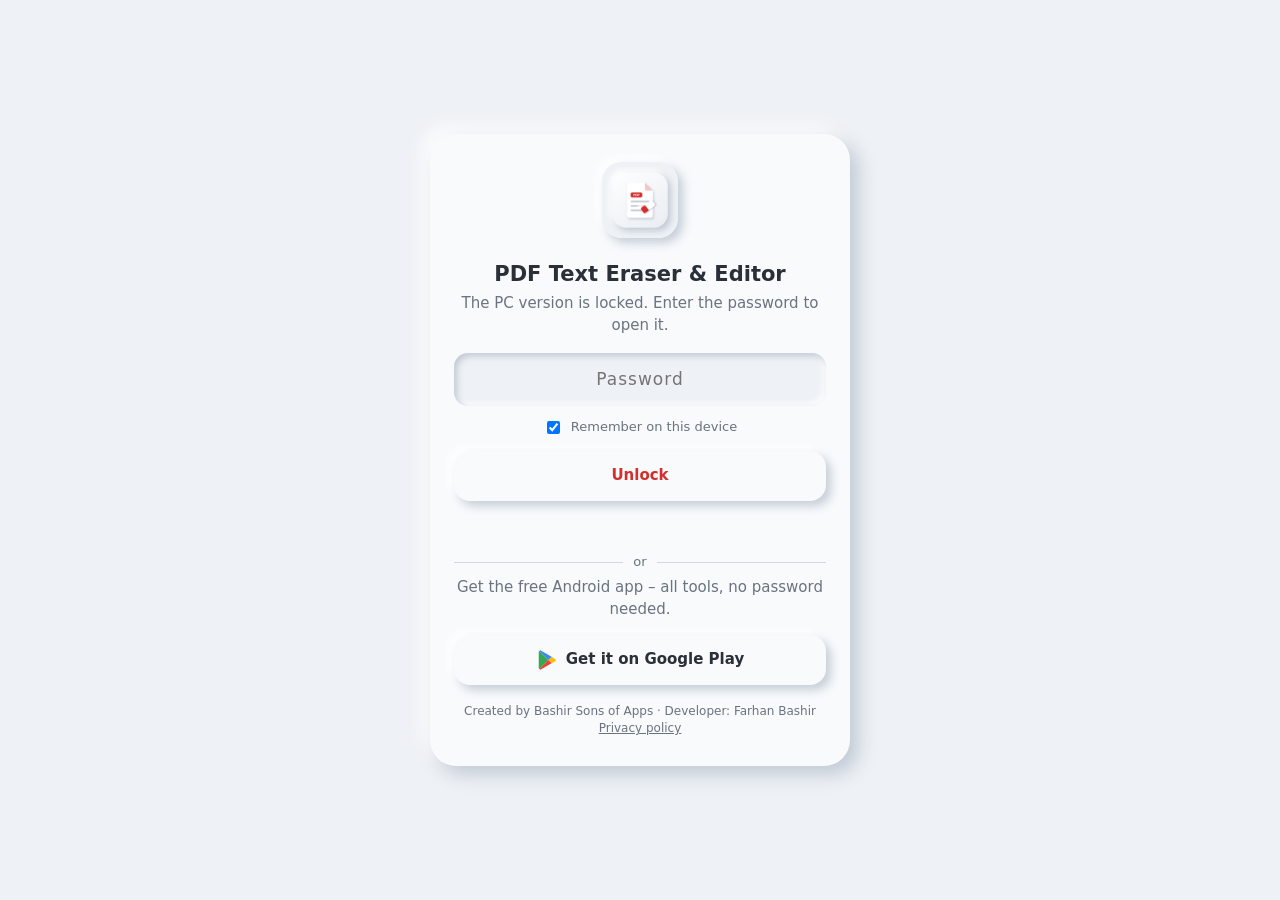
<file: image.html>
<!doctype html>
<html lang="en">
<head>
<meta charset="utf-8">
<meta name="viewport" content="width=device-width, initial-scale=1, viewport-fit=cover">
<title>Image Editor – PDF Text Eraser &amp; Editor</title>
<meta name="theme-color" content="#EEF1F5">
<meta name="robots" content="noindex">
<link rel="manifest" href="manifest.webmanifest">
<link rel="icon" href="icon-192.png">
<style>
:root{--bg:#EEF1F5;--surface:#F8FAFC;--text:#2A2F38;--muted:#6B7380;--primary:#D32F2F;
  --shadow:8px 8px 18px rgba(138,152,174,.45),-8px -8px 18px rgba(255,255,255,.9);
  --neu:5px 5px 10px rgba(138,152,174,.45),-5px -5px 10px rgba(255,255,255,.95);
  --neu-in:inset 3px 3px 6px rgba(138,152,174,.45),inset -3px -3px 6px rgba(255,255,255,.95)}
@media (prefers-color-scheme:dark){:root:not([data-theme="light"]){--bg:#22252A;--surface:#282C32;--text:#E8EBF0;--muted:#A0A7B2;--primary:#FF8A80;
  --shadow:6px 6px 14px rgba(0,0,0,.45),-6px -6px 14px rgba(255,255,255,.04);
  --neu:4px 4px 9px rgba(0,0,0,.5),-4px -4px 9px rgba(255,255,255,.05);
  --neu-in:inset 3px 3px 6px rgba(0,0,0,.5),inset -3px -3px 6px rgba(255,255,255,.05)}}
:root[data-theme="dark"]{--bg:#22252A;--surface:#282C32;--text:#E8EBF0;--muted:#A0A7B2;--primary:#FF8A80;
  --shadow:6px 6px 14px rgba(0,0,0,.45),-6px -6px 14px rgba(255,255,255,.04);
  --neu:4px 4px 9px rgba(0,0,0,.5),-4px -4px 9px rgba(255,255,255,.05);
  --neu-in:inset 3px 3px 6px rgba(0,0,0,.5),inset -3px -3px 6px rgba(255,255,255,.05)}
*{box-sizing:border-box}
html,body{margin:0;min-height:100%;background:var(--bg);color:var(--text);font:15px/1.45 system-ui,-apple-system,"Segoe UI",Roboto,Arial,sans-serif}
main{min-height:100vh;display:grid;place-items:center;padding:20px}
.card{width:min(420px,100%);background:var(--surface);border-radius:26px;box-shadow:var(--shadow);padding:28px 24px;text-align:center}
.logo{width:76px;height:76px;border-radius:20px;box-shadow:var(--neu)}
h1{font-size:21px;margin:14px 0 4px}
p{margin:0 0 16px;color:var(--muted)}
input{width:100%;font:inherit;font-size:17px;letter-spacing:.06em;text-align:center;color:var(--text);background:var(--bg);border:0;border-radius:14px;padding:14px;box-shadow:var(--neu-in);outline:none}
input:focus{box-shadow:var(--neu-in),0 0 0 2px var(--primary)}
.btn{display:flex;align-items:center;justify-content:center;gap:8px;width:100%;min-height:50px;margin-top:14px;border:0;border-radius:16px;background:var(--surface);box-shadow:var(--neu);font:inherit;font-weight:700;color:var(--primary);cursor:pointer;text-decoration:none}
.btn:active{box-shadow:var(--neu-in)}
.btn:disabled{opacity:.6}
.btn.play{color:var(--text);font-weight:600}
.btn.play svg{width:22px;height:22px}
.row{display:flex;align-items:center;justify-content:center;gap:8px;margin-top:12px;color:var(--muted);font-size:13px}
.err{min-height:20px;margin-top:10px;color:var(--primary);font-size:14px;font-weight:600}
.or{display:flex;align-items:center;gap:10px;margin:22px 0 4px;color:var(--muted);font-size:13px}
.or:before,.or:after{content:"";flex:1;height:1px;background:rgba(138,152,174,.35)}
footer{margin-top:18px;font-size:12px;color:var(--muted)}
footer a{color:var(--muted)}
</style>
</head>
<body>
<main><div class="card">
  <img class="logo" src="icon-192.png" alt="">
  <h1>PDF Text Eraser &amp; Editor</h1>
  <p>The PC version is locked. Enter the password to open it.</p>
  <form id="f" autocomplete="off">
    <input id="pw" type="password" placeholder="Password" aria-label="Password" autocapitalize="characters" spellcheck="false" required>
    <label class="row"><input id="rem" type="checkbox" checked style="width:auto;box-shadow:none"> Remember on this device</label>
    <button class="btn" id="go" type="submit">Unlock</button>
    <div class="err" id="err" role="alert"></div>
  </form>
  <div class="or">or</div>
  <p style="margin:6px 0 0">Get the free Android app – all tools, no password needed.</p>
  <a class="btn play" href="https://play.google.com/store/apps/details?id=com.farhan.pdfeditor" target="_blank" rel="noopener">
    <svg viewBox="0 0 24 24" aria-hidden="true"><path fill="#34A853" d="M3.6 2.3 13.4 12 3.6 21.7c-.4-.2-.6-.6-.6-1.1V3.4c0-.5.2-.9.6-1.1z"/><path fill="#FBBC04" d="M17 8.4 13.4 12l3.6 3.6 4-2.3c.8-.5.8-1.7 0-2.2z"/><path fill="#4285F4" d="M3.6 2.3 13.4 12 17 8.4 5.2 1.6c-.6-.3-1.1-.1-1.6.7z"/><path fill="#EA4335" d="M3.6 21.7c.5.8 1 1 1.6.7L17 15.6 13.4 12z"/></svg>
    Get it on Google Play
  </a>
  <footer>Created by Bashir Sons of Apps · Developer: Farhan Bashir<br><a href="privacy-policy.html">Privacy policy</a></footer>
</div></main>
<script>
(async () => {
  try { const t = localStorage.getItem('pdfeditor-theme'); if (t) document.documentElement.dataset.theme = t; } catch (e) {}
  const P = {"i":"IZBrOy7IyLyZRkAa","c":"Gk8+xbJVLSKuIzqaa5BI6z3d+0UFi3GxHStvsN9UZRGwbbD2Uf0NNMix6oLiGZF3ErI4rc4fi+v9Rt6199CjdyxNzR6JSDksxPSE6pcN3nfVqCjb50w3ytoz4kIH8655LsXqhi3yyetK72UERISk+v5UvasPh1h/2LN6/fUySK2wRTg5HHZleBA0OA0YdElWH5RQtJa4pyjPsWJMeAejFwmAApYdtpnyfZNF3DPqCHPkCROYe4C78E/pM7mzvaGP+vbkOAnjGwZIBWesmvepIz0648Y5Ktt1GnSgQZ/MsLQLtZhMYWzoE6R3iprM5SKbOdP2i616V6cU1TU1fPx7nuJJdml40thHvtW4xIKNbzBcMC9qmvsLrmXWViHkvKs7fnfyP/OGp1EvXrLk4znEPyc/7vlrxrshpyn0Q5gm5uIGOmBQ5zPk+WfcxRD/MEaGk74WA+hZxo1ckxeJSjetv5Tbzg9kgirJHYbqg0sVbMPVbmLmvTcW9W6ntC0NR4SXXFKxx1gROwyg98zb+DkOMNh8Xkxz2twLynvOlOu/t3AE8PvTHYiyNZyq60qm39nuBOJ27jyUNy072ayTSrr9zIxEo+OnivzKMI1dcHQJXFDU3ei+Uoja66b6XJaX72Luw5AkEK8Y9tcM8SSVHDtcjg4XlyFzr1rAmY/DoqMxTM0y/yTtbSmM8ymxPZeHRuH2qr4zyzgeeLP0OOuGhQfgivMM0g2EJvqy4Cg326d/iEY6G3VUTT1HoYxOKmZlJKUS10v4krj60veMZSFv3UJAnfA0C8R/JdUe7hCFI70Umj1fBkR0DTIHhjFGZ1MK8dXUylHtM2oiRJuGl6xSbUZ6DuHA2wmAi0pn3q31qwZbUr5QUJUMDTkim7mQu0PchOHjfquen4fDn27F+J2ZcJv/hvLlL+Zjdh2V+VzMbiadLf5e7GjnVVEcdxObcOyc0wY70DAAN4OCuea/[base64]/yK5wt38Xa8fttWO+nFzWyWJcOyndE0cu5c7wLRK5RsoAT8WcZ4HaQLx6JbgBBymiPxp/35jvLE76MVXRljmEgyNRwJc2R5k0kzVCDEGlqC9lvSKuz26DhAKkGHJlywy90LAgAMKYLWlJ89M1U5XgixXt8cb+Ps2HtjsBvAZzrmIKfbQgUftE/bKsbOGC90noW3HHi+SZG3vS74Ly7v7hm/Arp3bijhKRgURX0x01gYaf0ZA9GRJ4/syF2eFB4rxkMVCXhJqGPJIzNwC8DNPlMNNesk9B4duv/bvOMyCimPbuSrbM3wl90mmJurO9eP9MHKrldikJc44K1YKBXSLoaWeInDipv82CjNboUeMfyDFlpMkXQEYMg5DkODAtBW8WJ7hVFC2t/lNOVksZorShHTvTq93ETemXxun3/wWIHDR7/YRRlsnvCsoXaCXmfXPEl9yIqmQM5dyqOCcUa8v/WmRJlaFhTj7vmdehjkzJS7rYtx4p5VX/ShSF8vQPNrqE05LdeI7kDt/R7pQfQdOes5uNy2rMAmkq1ZHMgWC9f9QPbG2CFQLaWyAb3BFeVS5f+x8n/rg/aUgM8dMpotlb3bSkNLfovDV3xHrAvwOZGQkPSkbNT+OO5z8Ll9Znjoj9A4wDoA6GcrfRX8sD0K6Syh/MLXNxn/8oPM25/muli8VDjwEr2yoUua/+dTMLbtYCDBV5SFq6vW/UbdFnj+kQAVsurRCViNdCqnBHyBSwpldQo8xeoe2n+BZA164juT5iPKmfL3ZHsr4eJLWmhz3okDfhAglU2n1Qg3Qr7fp90R/SdbergsjLD13ijtM50VokaOgpEkdwBYx2SZn8UXYcTZd/irOdP6URLYplHV9ingfrptZN5wBCqdjxLsz5Z/VoZRNuqbKsawG0NrGn8Fz60fxV7MUCeH1m5WqLzlmRjiL2U0sUaaYxdjCbboGyPRycQn967Gov97X7OhnwebNrWt4Ezs1o7Ap9xmK1cdfLu8AioP4QZ6TEgfHgjkqE8SgSqgJsz77iWYdyMNZ86kieOx2ST9Sq52MF0Q/kQWwX/b7H3ZydZPFUZztbgVSsTs+KgiDdS8DjMZzik58UnI2KKztHHw1UFOwrlL6NkSUWgVOPmOX9sUX1WScpi4aW0me+vXSR2Jylv0H5exy9i8PkHCwjs5u9xpzMxeMMlML2JLgt6lN1BsV2lyM/lb6+iU9EJVk2BTabK35ly7vQVmSUt8utQbHu1fNqKUs4AiRBhWC4Q7NnlrjkgdxfB6BkA6xImscrTDJmEN15fiV+4nbwqZCwHOUODyrkAFeJeEUGKBRr8DkzHjJpVAgCd5my9J0N6/REndxFdzL9V6AXHktMHncMTRbHofpPS/7QlYoptQdJZg6He6MkAweXxrmSGRd+rQ65eC8vZB7HLN7B+Bn75lFI6WF1tb9/8+WDgI2Tf8MkCewH7yXp37KA+hOftPAl1Q0aqeU31dp30KwVkgt2URA2mt78XWEnz3TEPlGNM+RoAaWiNSG85TTlvuv3fZ/LncR84ZbXlDSCXfRT1x1qKimqc2B4rZ73PU28x0dPKLy2m9vJl7koyoixvugYM4HNmx3suL8lWfvqXwuunWIk2LGh2d6EoQnwBUKczODuKJrWhelsDxfcpEWqRj3Lkh0AqXTgdq5BWSz0UsjDh58xirvNPb/eqxYHmbJpa/obfSzBboWKokup1tpvsw2Ed7h79Lf7IYqUoIUjmZz5C9xvT4jfXtoMwkPptnKsreBlAm6yfcI0SEEXyaXpPIJZ1NlmtKpdUc8ef04KIL0gBNZyYQwuFkHqWBWCR7w60IQUJeXa8LmdvWb/pOKVeZEgXC3cdFbOkpel8mCDZcCVbuF8A8zTaZaM/JpezOrMo7mXRRkNMUg2fcfh/DYXc8ZLe6es0gVakswUx7rXJeTEWfJ7X+6LMKzADYojFJkpNoNn3+jtm42EQkXBCNNjJHaTcezJy91KggJSR1tjG4x3qo1PhaFAx1hfbDiBaWcNXrG9bDjRodR8/85BZ1lCrXXYqvkRcAeG6wGZd5uVKoxpwrgmIKPmfwCI6q3HL8YWtwOLVMK634ms3zKwmQzpjkFdVmQvo7XdFvkAco51FqXiiEYmMbYIAPSNdqfCGVhcYGqJou3jl3dMV4cEiIZOXoE5vE1l0RtskHOQ51mcg7h3lbxyaES1h+KQqDBM/eXlTgrTkrTTsoIlBr4YRtQy2cObf9uJc97Jvm06LOfu+2dZuD5fq6iWmVgQFm+Lc8W/SCeMzmPc+mZTOK2VC+PQAMl2bkvGtcAaNXwpMoJ6aAwlYp7uQwIOLYJ2ad0e15l1AU4YSnpHlQ7gB57qoYmS5N/NCv/a/SpLSrRhPePmHzDwseLk6XglFkwMPppWk2BkUTfLseD+Zkjy6ZTti71t7VWo+X6tK02N5rKrS7Ejazl1wD9yr7GtU8PUukt6Yc3RvsPRm0cRU3rbnWZfM6TxztYQSZWokF/Y1V25w51EvhU6DB6PEqCWzNw/xLdWnr4Xb9HuHV3fcKr3dKpCCTshqZYBzwtWaNR5mMhm4t2LQI8db1Gw8rliLdOWqd2eWw4fPxNE9oAEwYWMCWKJ7ha0b6VsD42HPjH/SIxDmvMbxpD6y4ep9Dq1gtrFGQhX4mfzjfIRwlBovznfhvmW5ZlN60qpaS3cb12E+aajJ/WQBV+mkY3Wz9/6tIPRAa7SjlsT/lNwmgYc8MJjObtYWAg1fLdFbiH8e+1UkINYygg041jKHHefedu34cCr+cmSZ/22WKyfLr2koYJGyG0OZKr2JD3QbfEocgkOgdE61ar5jcoYTeGmQ+oXfSDD2Npu9c4lYQcGtQ+MsTBpONHhcVzyVzf1EpAnJ5o2/8DsnjgtNeItMTfQaLl2dBd0D4isr55QpWccD2sKrKd2aBDzclCeI6srGLB9/LjrtetRUGT56g0Dhi1d+fbmVI5KU6HcvtJXGT+nSvl6itGbx+Tt0I+mokgueU69HY1s2y3uiRj1vf4QI1kKf7CWh7EVOO/lCE+x52UmPJp6JKC/8NBNWBqFL6ni820GG+1W3vwJdCoBL+Qh8xiU1GUsJvhSQOxIqmorpY02n0vU+/D9V1rcZtQGA+S9a4YxBF5LUXOFekAL6AfWfWB610F96vIJ5VwdND6/TX4LwoS1ZwR6+Is0js6b3wV/yrR3NPvpj6RhSVFh63c/et5EA3ox7Xqri1FDib7mbJeNo7JWlxc6+0GQ8kVQ97twRiv9B5Xazf4ZDRuABdo+5wX7kccYpC4UjNkq4otKzTnmMO+4cQ7+AerSK6XLcwViNAsAJvh0cm4DYym72kzfjyoOHVcONxViERItIzbHnouzV8fDhJMi/6yNxt4YyMDgFHlukE/xJmdHdLI3tYcvr0N9W3K724q/wt00L+e+qH20ZyBHskPi2yQ4WHlZJmg0UUpIYeRssamcSa86MGPTNxHUHdnI9IdreOgsQmIDY/lu9V2s3///LIwMqXuDZUw7iDpjCnYOFLZjPQ2yFSOGo+f59RZ+iOiW2fiCVAqJxlfAdLkeEtzSf15arwwtd50Z+8LtPTttOgPDl9SIpi/zSuva0ENBqd1QuDSx79WYgiUM1xtRbkVhO2UxDS9lVAGNWaI3RMN1PeHQfn3i4sdlfj/aiBSTx6WnDPJnm+fmeWna2GN+OuBTTloXZJPKGbnPnQcezpG4NLXJ7FjsHDXVNPBnjAExO0r7BoHYK5JzYNUmk0471Q10bCajr3Eka9F2uwQjp9MwCI6jVfg3sRaQRwPBAvC8rZwUEUsyb+CKr6OPE7Sn9Bz8hpW4FLmCPUw65E/03M0Rijl6M3nOqjznfuq/oCrv90Gdo3l52g7MyeEAqQ1UIjsz7CnVK5Id1v7i11EsQFuNGRR08Tz1EbyYhoHCS3UI2zSxxLcdv8ihOj6Qe+6522550eXc+DaPE8BbxGcwYyj0HoYdS6W3QW9UNNnaPEZHqrfqviA0RtOXAIBPlDkVv1bPONXTW25dpK/N66MtSwdQBTEgejmZc1j/Ue+coWObB53/hEq19Y0q/OqZNnqQyOcYcA9quR26jymVCtDwvT0HeSuLMQk4PXvOKzth8cIdNH7PPNP0jBZdz15Y2y7EWvB5SI5SXTmZd8sx+udd18ZSGyaPj2dpk2sdrT0GPTRXMFc2grNdvQg5A8qkjrqJIn8rt8GJFWpwoN8iW5HYv5pDKb2pWX7S0KthWArgSk91u9fYo+398ztTaE/2OT1rin4UdBU5dl3hxEXtVDNaepWxb5+630XRM5CZd9sGj2UtTust9/cHPJwMzW66gbPejef6yGHdU3daNkttUsxrK0GwUyoJtNoEkoctP5j93YryAn4dnmEEJJj1OSyBLIg8S2Bmj2W9U/QGI6S+W6SB6ot+vp3b/EvxzkhNkZGSo6k2EnsJqjDRlDAlmTmQ9o3mxgP9p918mD0WRgCoDTGRKEpGgL5PtbRUXvNenl9p9J20645i9ttwEg/HbE4kHL6GTH022mMWOPudEB/3zj4V5TtgFJw0jYtUSaWE0nvjRePurZjJXQsTBqYnn+n2+Mn8YJQKVlAmuaqJq56Ii88B81mILOOBT86Imgzd5e8k2lHHAsgk+/O7SvUV3SL6X7sKI2m5cu6v0JvYKfsMJ8HXV4YFVKvNcKdpj0FYRztxmp9HnXr3j47tTh2tkhDJwYuJW8tLHHepeIhFHc/aMya+hepDByKy+Bwdqe9d+dDwujmypcernP/YeDJfDcroj1CmWvc6dtE0xuwGRMt0CE/7oMo6EsR17/uMg/VDFxOzmYxCVPaD9W7433eEbE5Ljs/c0g9Y9hvtZaNv2F/+j1EmTlwZNUay5fVFso/IwlFQoI3BB/DkqWh5HnGIo97q/2SudFID5IbdC3PipqKj6UoaAPbvnh+VmD4o0yJbqECsA+HbyBPp5eGK+NqIC2VxwsAHRB38lQxuKYQqAWBTQ23Kljzkmg7CuFT0W1qrQeUOzZyeWIi6IQZFNaq4i+sSvvjkI/4N8xY2aTwBzutcPuyxY9t+HPaYSgnd5UqLu5uWqxmu4m7ll8EoZysiv1BkxFl8WfS20vP1OWE59VH2nVGJccGjyE1NVcjv1tQklvrorCm4AiiPhz1RH+s6a5U4+4AEm+T40p9McdoZPWNxn6a/wqs8R2Y6zUZ5VtAJTWs4UlgnURKKZ1DTX2c0VhiQorMBIa8bZlmlyWBXyq0HDBRyw5/BK5/EoDPkRxhUtVQHLx7HhbtVpHkQyof+4kbqgFAVdws+gh7nMJQJpRF66g+RkYI6G98YX+lP3WwhX9Drp/dX777CDr6wd6WoaBiz3mPd7qiNzKYsyG2hAv/9FTjw3IW8xiKW2GeCt6L2j9CKQNhwOXo74lVSrXWi7v7cFJh6zYk1oGHZ2v/R0pEGo8uNTpIz+NXmwQbqvN52+5raUHBjtylbjaoxKXfPD/n0hBd4Iqa3TvINoTjsg//toyL0DL9xWnPNZnwHc02h2d1uoA70fasMtuUajcgV3U+KH1XRXYIMMPHyuTwUNRA31l5ERyVwwmxuHwMTMKn6GqKVBYO6/nchy/[base64]/OWKrq8n1b8gO4zZYUbT9eyF5nM1R6t+EZmQbWUfhVCkhyxLL/dxE+9/luSOypIGsIlN4rz8D4regY6J50GBPYqm/02tMkIe25oWTLjKeeIAHERLnPh26b3g1OCQu6BCJAXdQqARhwmN/9+tdGizXy51lKX9oqraUsFvKtxP28x8BZtSb/++MbuV1TyhD9uRtSsPZoDH4bUsoO3Rlf+EMMMOUQh+IcFgDYmnI5Wuw5ORWQ/HGpUefVfzJJMcMbdLlHf0cbCksS5kh3rD5t/CrIclgSJ2P+9GZdX+gsbYR2QRVCoLw6iQVQ3lLcyTziPJyROFC/+Ek5cc32qj4sXKgP1hTaacVCbLcaX/133c9FDgFyZBj+JfXL8duaTJQoQXqP63HqRdeUPIkbCJ0I14D+OmcMo778PLuW7cLJB5kNdVpdsM85e04P2+xQ7fFApeWRyWQNROkajaUgSYAgH17UVH8hJqG7OFWDWipDK6zeB/DFaScqk01g+h2BZAXYKVtArYh5MnTuaWia+D4zabOTIU1iIdW46Q0O2kD5dHMb3QR7DRBuDV6Byk6lPhEXyzYL+CVNMLCK8a+QY7oADywkSLDwND9t3dlYCKGnB5hXus0kPxILRaCJDwnJj4I/wr1OouJn4ztjYyT8oL+nAcHjP+tfcA56YRuww6Om8+VqVFNgFVSMd5a9Wq2twqM/DHKxRQ/dZ3421shW4YmExboMP4W+OkH4BbhjqiZjLsL2HDJ8PaJai/a5nhigrnXqGt1e3vb1y6pVcmg1wMYwV0MKeiSjfUQNhOqvyRu3Rue9sfd9P3D5UUFgSuFLBXXM6O/0+FofrctQ2uY8WpFomytjgcI34HrS89MJhgt0yNMYhVtNiF8mK4AwvbEZXJ2wcvQXKaD/+S2oA9WMdCsJHNKhNCVKMMoY8tLV8JBv3zCgXvm9asS6XT8+BQPDOClxmjDIRYCveR9y6XdGtz8mMpo12ort5GLUGyuB1GM64cET1/jsKiyJqJCJvwEXWI9tzphn4xknu+/5KEMJ1RCf7YOb/LGKu3U8llR2BxY1kpyAt7cx3M8WYLVYFV3LISmaO6zO5wdSqjDLUiOFHdors4pVgIP0HmhE0PM2XwxV43Rq+TiRf2ttjA3XGJpCsmqIcDtfYlqpgsOF6mCZnfndFs/eVgKAX2meELUNOX0ai8ywOWHhQQMiVFBmU4RB0tu42eexg47N0lLXEVbIme1/LokCmBfQfsrf74/012SDEiyskp0MPEgRzCKcI5Gq8dlyNvPa9saXYQ8WWDu/fcV0NbdoIfqBLu9NH4B79L6n8ZsU+vukHbmNWw07YLs+7rHrsOD+pH3/TdUUT5zKsOS9BxXo3kyMrLOWSn5edIGM0EcwkY/+G7JwEBfqWRBMVLDI0oOVEjzieHc7wisUli0EmltxrVs9ZcRBYLlVqflyi333LQfl1eVwAQkPUWzMrLn3qeEfhOXMDvs6OAbsfMXnbf/6hEkQcZb84uwP4ryW1bZ2ccfvJBXNSsLDpfSeLjvLSCJ7UF2zhmPXI+QfARCRj5Gz0ey91HHq6H4z5rNJuvZ85++3F4/NjcKxg4RtbPv1I8RfJJhzTt6Uf+C/[base64]/N//lgjpJcIjSzflYFvnR+SJkxaH4DVu2PLDsb+D/aWdkrSKECRVVXNwLAJTHwwPlFdvNNIf8EJwCPdRzgRGiMPucSJBIeMABkzS0QaMgPErk3NXTLZXY0oNYs+UM6JDGrs7P7WPbxK/zyhi0rs1/o6zvjM1q0weWBQ4k4RfkuzFplh42snY/PXldgIN/l3NG36tOFqyN4+B1zduWLAgjWqCzwCUwV0TNmrcIFb6t0NwvXAUFhurUgbczLdY5kIqs5Gpz08ArSphRArGOiS2mLokmnlQrvCfrm0X/F0lfSojDtJe2UkXO86ZOe3EwRF/o1dNtKbHWCY5W8dzqDSp7ZyqoPS77X2UVtWrRfMxZ2stKKc8N5CyItCwhjptz0eIiHS+RmJEoMJfJgpDkSqiisO1e5FriT4YZN/+VAVGrcHn6ChjX9hRCQ/1Ke+qWBCRhqh7fy3CAsR3ktmCOt//[base64]/FK4vyO1eMYN/BoA9iik/AMYRsD9wM4JljZSMU0xfvwQfwtp4tI0KRgiDqeRN701zd/dWdJ8X7xTRXlZXQawCTQ8oVR3lCi2LVvhOp1aDx0JAD+wK2X4yLsK29G9LidZ2w/LGaDYan02dpc9cLodGPreWvVA/r5X1PAXX2MJWxHzjYNz8Q4f/gAU4ig59K/6/K91Ah8aR5jz0lS8aLppKFR4ACMJU200DEl1Ka8/lDaAbKGAvPJ7FlcEsbMlqxA7CVPPiwiohHk06HB5PamSUi4Ov48fNOwbh5Db3xbXMFo+NsVpZc6Ow3tM6v62qHqAvRxSakTFSIDTKtVy3NrzvIdMmzmSGXqb99Y5dNy1QOxXOG993TjmY+d/ceEN5ValP7mirBGwPxx796msEpS2nUdMlEuH5hNeRoCBWmCrzKgPIvXE4c0HAlCSlzhLDMOtt4wWfWX2LnMpkOxndXHVyHPLW5cWwy3zUMVOS/kNGuVE2mDi7ArnyXjWhlgQ5lbM+3P5zVv4hN9CArNrYLi80vR0zaR/hD6LwOkRwT6vegAYbcWkmIBUCrjUkHPqrTxMYmI4dDFpsNGQUg2EP8AEpyFvrAt+oS0zC6pAPhY7YZeHVZlLwYCkljYp7LXaHEzllq7RE5TiDPJJ7I2Xxyj6mA8Kx2AyEhZi5ijmZHh2Cq/ZkjEQX/T40h7ddXSb+lSfXv+KxaxB/71iQKe31Xuj13xixR0Yjh8mO6keUuvu0Zc1vKqZFZ2DDoT6mhkk+gW2Ub9gx7XMnrW/37fuQ/wABHH5/tT9PNzp/ArAoArUhgmzR3kvDgMI1xapc2laRaN37IvUpBEK1RfpuSfz+RJjDMnR086gWl7ZJbhWc8JTagZ/[base64]/+iFMb9VLUCKBoJ/FrnfMdhGlJSNo0RdhjT1yZ62HjfW+ingQ5xWyrzpjFbVWhmlfdtMu/u/p843CD0eFAMj+tHKRrmCcW3ezq5LsllXoZ4FvcKOF+MrLMpRnYf/JPWlTvWgm9Uu+q2SI6HbKRuaGYB+V7z9OQOZyN4HWS6meFKROUIX2d/PdUbkUUlMGQwrOXxlH9frtc/VKYNbmXxdCipAmtcmEbxHErdPnZcXAPSV54Oyg2k2sobMOWoN7DAaUkVfq3K97SMYBwhrj5WqN9MuaGW0tFbKp9zzoLM0FU+1A7kectv2QcR5QqG6CvEedkf2KCNgbIbRZjiBA55AL/HxxQ4p6qwstZlngSn0S0NLdCQweVBvkOWUWVc523WUek1ve6nXmX0M9zyrJLiRzZO2VHGMpstRh70U+7b5Zre/7qBPtaTUHy8irCZ23ZsJOW+gfzVU1h5HY+owaxjMMJIzJM1beGfE4p3VCA9VM5bh3Gw02AMk2pZFZqr7gJsMh9Qo+ZoZUWS7wkYZ/loZiW8uoVzs8Pn2YUOwENirJSla0Q8R0GnOB/N9IAlY39fAnwVy9ttiHxQHRhOT2BF1Zcy0NUtN8sBvq+7kmye38N1QEd1UJZ0kNC7p24hxl9ZF5N7/mvW0NfMdXoD+p+w0KRwrBRrVK6pl/rXYZ5msx4Lti5JSZ5JD3Kv9PX093MaioKQAsQXN8vDHEXjemmVV6OoFFNx21ocFAzrTywHS0+yNdDfw7UJ1BNWyWR/yHIc1zAJzU5WIcSk3ubGEAIZcyljRalrtELgodxNmXyWiWffZzwFMdj59MkrkYOEMk5Dpc8R1Q5z15a+RfulD4ZXvgh5VNFn2x9/QrH1n1hXnr9noSc9JfrT0OgXExYsyJWaT/pmUJtt7p4vtL/YGp20xyrUmVMUPBxHNeLYIISV4TaLRWk9lCZGdBHUnTYfCS/P5Px+/FmhUJ+mD78WFQJ77o322aphIsb4z0iL/ftuIZvSmpHPONgXZ+nxjgn+eiJvHFnnniVOxXTbcFjC6IDMj20PNlstz6RS2NEYjAkQdTcHMzMpnyeK6ybNor4tVLCx19C80qinGxothMJd1XBBa5SXoNq7gUeXGK2zBswhtKuOtoG6CLvyoN5eo/34f+gkRs/hfFRDJyb+HcAP3i5TYi1PownRlBkgJp07ITp3dnBb5RW1L2umwsNZwVy31KXqvyWYXafWEpHaa9VijcIgDetU+yk1Vz+VhitVic2TueMSVilLwlGLUlwTRQXXE7J3ryVZRFBtAy/HSucQ39HZ0K00gL4BXhp5OpUtKHDl3+dNxpJHMMoYjt6ahgyPF5Phen9dABkpXLKYH3owK9vuMlWVbO88KR3p8U6oaORhoXEfXft0iWtzbgFwxxkCJCZUhHuP0/wyIGxo/aGXvoSnRLFq+UFkJ79IBh6hb//RNFgLceRA6dsVV8b8Vd2EBv0la/RjKTtRDBs5RO2qrGIL9pCzbVd+gyBVYy5x2jOYlXQf9wd44xb/ndFEMzTjWdqnvKHl5fzqiKORWsiUb76par2v4PtDko0ReC038MTnDOwwPlqDaHKx73s8EK9OdN+DDUFr/T6J/AJyEM0Zq4Czocqz0WYMGpOTE3gUgvQomjRjXUya979ZPNMOHc+agCICARWy/KAfnkmkrv1X/CzxcjpaVDk3wR1YdGm4LaV9uTasbS7mw91g5g/tB8j+YQbFi1eM386QQubMivVPlIQnC5IoFhC0Xtlv03LsgMnepLxdaeZCH3UyKMH2QM8Lr6/vA62rnB0zhsozvGwiYhS5VfMm/oASpQzqgQHzWE0zSqXRov9klEPML0pLLiygJBfgmUMJuQDi2xF9M/TIyXSTly9S4ZzIPYLazxs7uWHb4o4qqBswKiRByhFTl5oEWaFX1lm1uNmwjY7UMj1O1zc+j/vdjcMAiyYYlnMYmUSXkYWN9Gm73mmDY+j9Wo4HpBdYGw+/mUoMrHDq8G4snkIMPJlxrc8BqYnBbebfviC/sWEv/1/BeR/+12kGyOaZcL8eNaSF+wPLtx9y9pB9Udg0kn6XvzFYpqA200Jwu1Z68JEHrUC6yrLrF/vc/Dm3qbzeiPJcW40b/eQ2Gtlz60QrbzsV1PZI8EPZrFGN/BJ25o3JOFMx48gy3UScyHh8ttSMJbc6GSglfhbEWDCVMoHwFXrNXiQW6cq2MkoWU9TDkEG7HFZuEldH2rljPJHLHmXKUN+bpIZjOeLRAa7BasUiCCo/dr2oYxYHqO0Qga0cHcofORiIW79OPBhJL+RgAsyIYyvvXoGrOE+3EBnCHxPfXZYyYcOhF5uYaXsT9QCYrik/Msf4Ru7ZpcofY9QmhvSq0MrvZ9w2LihbmUUQ+JRjf5ebQfqLriE+Mrd9eqp1lg2dYAxFbDE7Pm2kieFMT1nfV36Bohh3Mql8K4OJfOeqEkQ9/G5RKhDDRYc+HUwGMcvN6rFXBADY+Ta+KWQOtItH3u89C1x0iMHxUy4zDyYo1ZP9JpiAMtbMbx87Y6334IydmweicN+lZTy+oFjlpsWFrDuAzIi/l3XZ4DbVqfvzne30yngMiQaRagIXF6PgddRlNZCDBNbzToks1HPK9C1p780/VbzkGqjOVJtjzlL4U0kX1bWt6POjvhrdq1hfOUTNUHV6CCocj348DInyn40dJVPTWpL1ou51kVoKcwpM/NiigNEJF7+txU/r7bBoThhtkSXVmDWM/ZVxETxWeblV6nqVzJy2FxGt7RJVy3gqCcouAFDtHyYQ/zrEE+Ty3AgnvcDvUXo0WoipWLl6SuM553+1iwX4cR6losddy+aUZfwCGKIU1WgQtryZ4YpVPdoU1KAbyInKOAL511ihZQga+uLSYDmquH9BOBa8WMtkROOzeYOP64uWzk84MZXRRf1heOX3OldXnlw25ZaWn3V+uwarQpwSlGfUFyrsnIfbEKbusBjDuVURpkoj/y7y1DqOybUWwH7s0+HRU57h5XfEBSDsBVo/MrsDW4zFJBGubS3ZoeFu1pStJjm+QIEGLSMWEVLsc95Xm47YjK7Cx8X4InkwNV1iso6UklELrTlX2gHyy8eHEdR6uvhtb/PqR70smDq46FU3amgNLbwuLTuDV+tphVblaD1WjcopbZ0wMVc8+CJHqctj/nXolwBn3pkzxelMzO1wzkNw7eCkFvPonJ84vLPPtPAHV9Sp8UyjaZki4QB2Jf5uTErILSCoNL4R9qdp+KBUqUAa+TnSSzJ565njNUKmBz92yVus1oSSmnglu1jd99nt9yqrqsRXjzwcPE508I2Oc37iGPSm3Tp5GoEx6eu/hq/SOhvZNmvPF45gEFTIrRzD9zysavyrgGIvckXgsPW6CTMg/lNXNCkbPVOBYHnoQZ3pBhF0UE8LBp5kxL10EyulDj/Hiwdx/Y3M2w38Gr/DM0KNA6zGTGMMWMQQl07XeJx+u3qM3CeqFunyjcZzVnxFX4PRm+MXz0CpRextXTaH5ZkpP4Em73OlQaeRm6V5qqAQOvpbTc11tMmOeYM9LKu2s4K4dumwEKrEDy0cWTxSp/dZFt1lHejF0EXg5yGmuCQPW/nM3ENLi1nXkRkXOu6MU8cWItOjAR1DtnjSaaztRZ+vWqImaGTqfY1aLhuntn6scPM0B4A6yfUMIPm8i6Vu1hd3S8eB/dIglDJoHnYgkbznSeKkbUNS2jmtoaqQS11um0FjM4KVv15cQCSgr7fieNSv8uouWOvMEhPyBONwoZ60jLjHSjyoWSR5pPlIfC6g6SRmvYFthL3+skjOqB9oPc/9fyaMJDoe4qr4RozX/tJJ6t0ft37g00DqRYE3yFE8x2XzNwVhIvh/7d5xngl/1U6926/tPSbrssqAe5gxwil2bAuk2OYs1CGGIrFFoZ7I39slG0lr7+Qn+0cnjStiqOL3E57uGAzKLA3dnmS2UbEHO2HayFtdJcNzaqyISeMi98gDi+EN8U5dqZtzQzgdpjIC3w40HtP8tYTfyCsZfuWMU6k5RfXacFPDmjeAlQj58R0X1JRaTPvVuEj76Y+638j/oAWIjHuf8lQzMUvRdL9oFnv/kTtIlw476wTroj9fn5557zsAHgMRW16gTlLOKikEEPCc4TVSckeRnqCmJKwNpEJptd1FlFt09uOAEm0E85Qw//[base64]/6XK5AKd9do/ZVKGv+FGbWQ2y8EtDinvFSpur8jL93+bPkfqJLMdG2yCht+VGBUxqewzqC8C6Ar0Q/KKV1VazmdTJGqb0G9bZRVwgw7baRBI4RZHHRrE8Zt2gSnlX3Nhfc5qNv89Kumny+f4iKAFtgOHmkqpNbsSDavRQumndMu49XTraQJV0vvbiOph23GWa3r/H3/[base64]/8yG598RP9v0nELMB64ojEb8EB3x+B/P68GH57ZzFfgU7NWrd/QeLtLw1p22FnpI0tL+sLuHOYiHhV7WfMz0ASLIs5314xQvYug4lioavPAWeW3Xfrhb2iKiuX3qL32tO29Xes5p/M+bPTfip4jw0mPWdT71BK65IKqJgFu/Gc+4VOkixDg5GBJGuo1ErD4CO59O3NCkCh13lGd77kqNZ/9mOGR3ETmCdFuMY8NKHlpVFqkF9ZC9NKDeKuAZC2hG3Vo3YSZ6cgSXjBmbPmC8D+UDbCVnSpJ83AWvxfJ2F45ZWDJC+LyFFC9GPhh7ifdiP6GKCwhUz9XKs+cT2IV6snkWwwKjILBeUetcNudcC27VNGJW0CAyoM9Sf6sYaKANnc4EomaZHAJsg/r9Z7D5J3xRarRl8lry+8SpJ0BCwGin2CUarLFtsYbG1mlXODSimDhroZoLcPfi+C8Vi6lvKa2b9juFstOQZaO0WmiEKXlgA79qH4LGF4U1QNYoWYfHGsH6DY30bS/XZNx2td4iXo8AHrDP+370DQLVSh4iUr/uQC1rT0F0h7ay8kwhah9cAz4iw71gowd7pz95A4VNZ0UUs+AE7bfRUOTVtkytPeA2s1pWQdVqnzKkO4Q2GEti+V41f1CH1JfC/jvbwPqqXImTnUkn1kdoirjmxeBxc2iEPADnfRjG9Nu0iEqGaozLV22mOEejw7VgupD7e5XS73ry7dQFJZckR2iP9UG+1/UOaKGfW2Y+wu9Qedz6U5VCbdyLpsunGFWH8cGjkm7je6UCYrjJVy/RK00mOjlcgyvdM0iBrP+0sSskyvL+qRKxc2Xb4A8vROIMfoD/cADmdVUMKxTaQGmjw7RJC3eCfP0YBrcyFKU3Z+tc69L3fsf3aXXBU5go49Cy+PA46J9NfugbIV52K6rnrp8CAAB69zkjnJw6Abrp993tUvLfJhDT99nThTyzeM5h1IixDOGcX5K4EuKHNRyOSUZhLO2flLSevJ8EJiPq7zOOvE2EPY7YW0Traa/evh5zBn2NHX4S0SZt4qrnCXNNp6kRSDR81c8l01jFobOjoZbCOiMAVrY+74YzFcPxeMKXtw6qrnCWQDOy0MDuS5A5KE/bp7Tn2iZ5soTXQc+2M3NwNb3nMJ6pzbxglqq/b5YYRTZRZtITLR6FvdXy8DxBkIjRGEO3HYR4iS7bJ08q0mRCWszJFu4rvCvH0BZIEwsbSm+hdnMhqcdQ4LoPBKanY4iIUSEofRAQnq8fQMw8gXdEIx9zA0t1mK+uFamuLpCQqLAsLfWIPbhlsW1oHhun6X/eCft53v2QS6SyojBKU3Yo7XXbal/y/EeJJJEDMSt1Vb9sB+t1w0kqBk5HhUmH3eQzOhYcBL+aXfr0R6Y6RotGzwZQTkAfBDrcnlx2Ve9L/8RllIP01qs8YimkUSthmhGfYn+QAb/ZVqOjYkBKarfjSngo6cCyRuLijM3HRYibjO5DJaebBvLRxozNY/VWUXfriWvoLVEyfevMmT9+PghGLVHmLkUWeJHLVskT2pSgXlxMPm0/Ut1Ho/Z66n3XH7kbVHg1h13pNvSkuYkR0kpWnqbGU8c9GtoCRwp1zyDxZIlqOP2ixdQxif0/[base64]/gNVKPcBc77Zury7vsq6bzcuJS+aHXvYDPej1gm48YYUTPlBfRbBF5rE2gaDv86PU7oGE78dsR97E5tBJo1qU5L+ArfMUi8eWdEdqu75SQufCD4Bd8EiqbeI1iipqcpspsdKzCNbqNNXLxBbwFviF3oVX2SNo/aXgqmVMLcou724RXgthNQUBhCnoXL2dQEqMrOEnyX/q/Axg59dzwzXuyQObThv4ths+wFmKN+SFoxUksKd+N93ukJ7Wwhw4mqQrUz7wHDKn8Jh3IJw8nOovyzMTrgewQh9hGsUgf0Gt5nIjKF/Nz9AQmSdPNzp3q6hzb3rHa1cnWiEvnVZ8l1x3IXyTDCYvw0GA9btbPg+ImdT1UgqpkBlU2mXBFAia1eUCRoPI1FBv6uNIrkB7l34GUZ8lZUu6Mc66QCJuKaNU/zlH7rsAPQ5gaZiaws+fq6ixMun1jiP45Nb0vmPSlmx37SyZ93HpTJNVpsovI8CgQ7AgCLUUHzIpYUI023m0CIxS8/ovblV488nTGwfCcWRQaggIiyRbYi9uOUkDZQrHbFqIzBSuVWH4YUt2FAdDIFp3S4oaTxTSNBS3Nya85dZoJiKpEYOfCiQh+pZd0W6sS+VynZAvUww9fyr5alSVYRk9aCu7/OWyIOCrXSgy3lrr3Ns2mxdHfaERMH0SaG4eweQFdoqYmHKTw8qDnnhv9F9VivCdxeqzHxRoqQ2FpUje4UGHspSL3+n5tzj/[base64]/btEoSCyPwo8euMqUL9h8z9XcaM4/CngpVcjnBObHvecH7nAG5Ly28t5X40oIe6C2G4CDc8Wet9hvpFalyEKyH6dSa1Omh+e1JfoAEo8UO2ZkdUn8qxg7P4qGOlyBCt5i6UiH2enP8N5QFqWWQX1/WGZagjIQ6UcXd1Zt1rCQ9xG54EqneuYOMeLcQoTYDcw6jiDLnAoT+CdurYe7/OR9plS9tdZ0gvZCfvMadqg9YZRI16HTZNlBJiYQcuZOBu+1qTNHJtqKwNTGQusdvjQKZNyM/[base64]/o/o7ySVOPWAqk3e/sMHpJA1vjr0pSf+jyRDuKA8CL4gUbH8o99L5fjrSKk37J/nD4WtiqpQGXSumUrDtGJ80P1XYM81p5rGVfEtvtppQ3WxK/UFv7IbmX7xBF9hFBVOfXuwapGSyPGEvj4P5zY4ItazXrBLBuHZQeAmhTd6knG4wvIl+4FZspKOhftTvh3KcGE8UQwcAT2uWBFoZ2u9wH13ejJ2ULMZKoc/RtBrvmWcrjYI2rD9LxdE+NFFGR3gnSyozOt4N3ZMiR5xMmH0NUX3YpqwOdLgcazgPw2sq+D7SoA+vRkM6ZSk8Y3xv4KN5/pct9OZwNwowdZyp8etE5Jdr0IGuVbgGzkmbmfYVCXYJO9QgNJMvzv/9qnMJJm8oUBC7Gv4B7cdSYwjoVp+UaGLZDer+JhNr/kYqHKI24hFjqqx7yZl3spDhxLxlwtXt43FsN62esfWhLUdljWsqeN9w3Kr7HC8hGcq1KIqkbW3yFE074+aSB1DPIL06uLp3FIwo1X/a/FhNN/D4K3jNXNZfK0DzUNKfvtD5rbrxhDqnCU71QMJVlTBcVvQh+ONZeJiMdsbhCNG3EfXOeMloZkTC1/hZF7mBeaiFzL2nLzUjt0JA4ih3+OzZAikaFiN4jniuAERnojOeWaEewh2zFLtCoa+yTIHSZYcqdwcyvfNXTweGrQlZosJVIShg58QevAG2eVFZGYf2vvO2Ei+7jaEIC4n6kZBwbBA5Q0NhYVaBw7rNQ5pcS4fcpPHVLQNBcVpK8LqH2drkX+VHhw/aCIZ3BW/xfJy0vOZjakWkoyZuAQSTcujJv0qwUKmQpX5R84/8oK0TgCb0Q9nMPZxweUg/rGRDHx1j5Anu76XeYwRTxsRRYw/eCWtDXdlXapKrXAjIX644EjvsZVgH90ozgcDALm/vdJon0/eLDhnwobaWB2oxBohKZ5qwk119yZ4Ox8LgsY5BIaCzrWfrwtpboKvdKxmUlvJcftxwL8IKbcsN81g0bSw3pCpR9Stj7QWonikKsLvPDi7KQvn0m0Q/[base64]/FXPMj86iTI2KiG2ApYqOwjFm68dtYksQzHcmv5erLgW1DkyyVA5gYsFiY+jDFJoC6qtY+37KvMVv8NLqPV0lo/V7wYZV2bv04Hob3DnbZ3IN9tyHyJr6THVqWiyhq/Zc9vuKBS4b2ZIfUsG5rFEV3sBLD6i3qwt+gaIl2ahIDmXRJBJuEaYznOVFDq5B2wL7H5rSR0Aky7qiWHmo4nRh7KGBwF7spwWKccG6wgG0e/Syd/Nwi509qjgKdeUcd+E4IEEyEWdG1a8yzBpTgfTmznAoYJQWmkuziElV2stMGOa9Xp6NfA6lG/OeXacgtkaTGkMdmNN4djSizrauRBM1rEJYRZbaON3+WxgGDTfKZ0zNs414RQSC/zGvQcnMjfpGdv9cbPgNYQoqq8lqt1tfK0cJHqtzQsC+Jxd2ECPBUO9EK3H3KSB0nIh4GTivIj8yf4PdyAVtpbpIM6wkP25kap4yQ7RjpaMgNkaLs3qULc3xH7EJcVjVqDq4KnrmpXd0RbcmmBMJgeF5ELZ9i2CRkR5amDFVbIZ6uM2vJlrR/cMOiUtxeSkZeRUMZQqnuaRfTRUoFxVmYBlv5StIvfOFE4cF+rQVSpvnkhmmtFriZcXuxmzAku6A9fHhJDod/o4jLSDhYZ4ggOGm+WcZS+i/YStt3RkyYT+Si9BRNldqb9eqoyohzrw98Q/zq62Yd5LreT8Tq/mMWo4MhBY3EmaF+KO1CMPXPYe20dWzeAnK2XDd1zwblGSQZRVvp+Oemb5RdJgAhYM7Blyji28BRXBo7VNxD6PQ7c7o1ZHQJEX0xAvnVnbSZDZr/5riNDu3KJiW93cnnth1w6LEBNEsDo5G6/z4rQGWNnvYJ2dtfxH7hTyp+9wLepR5WF0kIG2stBJ9AvZUjUJ8ZX45fX+U3lnpHF7Yy/cmBpTBaxaozVOZWSnTZj+GlyJsTt8gGDMW3xS+XzCG4D6I1DR635spdT5PB9+eHo9Js+JM/7sfq/VfwGBNowbUaez67RaRgjkle+QyQPWpT0xqzFDZ3O+bRnOPKKBOVzVADJR0JONxK+cjdydXOn6bFLNCbNyVgIxgDpshkLScreQesNM4fSdTpTjnYikaO+BPZfMsAAVQzVMRzzfZMLXHrJzhRJFaYVgToGHMCOsa40dphJfvAzReXTDS0RH6a47QsIdn/96XCLLUEUzgdFBoQT4o6ZcZa0yJPwviPB9/Ui3bTQAEKhFyNebiXZ5ChPv67cBoONTPrD/iYyUr2BP1mGhWRHbVLPFYaazS7pjSy6oDqM3GZT6K8GoljzlSuW8+t6+/g6YDcebuTxzh9bIDflgR2i8BQiwDZPkG7ungCrXu6iI4RKkKiNIPdkRzEiY471ieRY+b9H+cHP+Flj1aod04c7Qs5dGfhoYt25sdpCu3TF08BwK3zlnFwpjfeOcRPspipIvVKcA6vYESZR+H6Hvrj97f5hYCqnbjk44dLMIc0/wH4/[base64]/DrftRFH8G/PeHiHD9rz/5O1qy6t7RQh/h6OOBrt6ufDaht/AH5uzD9ZwqUrje6FpVU2/cKSdAdCoKdVDbTtyhoV1DWwGjWYa+TOL4RQud9juJ1k/rm1+XNBKUvLueeWUugRpl7PFbnzkTGBa/DLr4/zscN52uBZtxJTEbHkyOQCsluCy+ImxkZG5C/jKn7HRa+MAqiXw4uWMxTaBNNtWlCNrgHvyJbDS+7wfMQarUAOeARVxiKrLXUCc1na6OLMLlkBWSxuJ03eDuJ9DO64nx5atJKdGd9fievrRGIa/W0IXXiAFVqDKXO80C26XjxfMwA9/NganD/+oen4QGcAKd2/F5+N0+fkV7KtmAUxZxOpek8DIyr/xanBpFVI220knREzD3ZmPMAPzZKijOqirTOeqlSZDKMG+LWNEqlKy3gyBtiL0lVgRe37bGEOmcaNZPp3rfvaubidy0nV+m9PpKqog7OI5840Bli7k2MWjkImT/XsQrX8jhqpbgfle1I4/d3bqZ4Br68u6Uu4hzxzUU5NB5nNSHtV+9Eva2O0wZs2MLFHh2iI0otPordFfXs0XH1b27CLe+xxSvau0p9wh1noxc6sDNhe9u1ikKRLeZcqhE3NTx11ORzMOCCFs6rXV/BeIXmbErZrocfRw5joZfGswhHUdCj7NeyNSQqoaaw8Hpdj4NiPWwrR7c6b7jpM73TS0iZDOULub3Fa1aIMA2ertou9jFgm2TNFiS5yeW5IQaC/[base64]/xD/anrDCtiP1WkfQbOU1R7T7VzrRCE07kDfsmYH6j8+I2tzwhCasvNlqmYI0FWJmQh7KCHTcm7ma8YLKtdUQAOF13lX6+AMhGzzs8ZTULlcmgGa+iRGYLK0Gb1CqrwDqpkb4F9eurq7aU6o8RIb3ndib8vsAXtITi4Qn5D/cGkw1fRxl+xfv7NIeboorZ+P/dFRhoCUPgHD0x4uTPnMe9zUpvBALhOLnIzpgtUlqsHtDs4MPe2/8OjxitMaO2rl3lqrFFCO2mLvRTCPmjQBjFiSCiyELrjbbbrty+tG8Pon9ubtrfrlQ3sQ4rPlKpZ3KrW8D57MOPXxqz/VzX9Zptfi+YlAIv2uU38h3Oc6mgWnGxKZwh3WVLMDfabhwZ9I/sx7asggpmtU4fWmtauNC1Dh8m+z/f47EZgNhILwgHx0yzyL8vNYaNeJKiu+SKhWUrmbqt7WjsV5E6QOG/bg+axYNH3eWRdzkW5zL5H45bNeE43a6zfqJYx/pEVIot12CbSGUTQi4GV5SmgKFg6xSbNB/mgrLRUQkgUxBLQyz+yFHQmC22y2LgpRBtJeuG7wjtjuO4fAvRkpOcbIAV50aAu8KJU21WxwiZpdiOq/i0830aCqyJVAtXEiav7z5wmPg63N641fa2ASq6+w099+9wFM3ZxL1tx27Ybs8E4vuLQv8i/CW2EuUOWXV+LjV8C1bezw6RgR1CBKOYXYBW+mTGKDJFZHsx723y+QXI3dZ2z8eKbAA45RexfAKzvCpIFSfd/iXvbx5pjfFLL///ad+8KlDKbLnbaz+AnnEtnmx7Hr3rdIIIz8DHo/uN+0cmxTd3UFE5PDnvKtQLS9xKpxZ8ZXP5oLgiE2vLuNQ2KmUhggVWQ/LhEwPz2GnTK8jYIA2HaJCzEwSfMkqmdJO9OdG/BeFueLgP69wJh7fpoo+wiZRlioH5rGsNnwB1OYZSru1jIgE+PI1n5CftwyxJ4cuTM/uPmvmiMsAaPwar7jinf2rNUSltP73xuIn5MgXwYhaqpSCAr27YdeyxPnWqVzULb+tlZBHdbGFnjwbZaQzctfWBOZHwFrdSV2W1zHvZ+oU51sdg8ITzSpt2MhYgXTBVOeYXxSRvv7NUahlMtxUXUjf4bqAn9QF5U9OHiF4YWxsbNgCQOu/IFE1QbebNHmcCFMSVLJri2w1b4EeErYWc/weo3rP9Uv37Gwj49p2SO9lg4rVrmoE0ZHxPa9n/[base64]/J2oGOTv9jG2EIeoHiXJzKhJMm15/Ax5v8S+gwKnEbr49yZ8ehTZxU/GCNQr2j2grf3CzDCOaszDCcSN1j7n4cDbU8IwOZzD4N6Hvjbxrv2+0/HJDoq0aigMX0H3ObmirPoJVejf2S4oEq87g029ERuOGFmZkfmAcx4GGZozt87CYJbMzRUxKxWLNlj/4D5Ef0+mQZzP5yJSDkdH4MLJe2wFbaL/5IbAaosaFSt8yr7kUyuleA452FggzcbELDTtoNCUMqkkCWHoJ82xGyceQYYHcOiwnxkmeRUy5VH0QPOZgSwW4L8MRIJrI+/bZmXG8k4rnrRowkfYlRVog5NZ/9LQMqy+1+xv1URuTfaD72iwi7rUxx2rYi+66Fl7JxU79ZtOfBodz9j3IxhxTVTT8IqkHL8VuoXa86BkrbIsXBp+BB18q0rLuu/gVrWLTI+MC0ju/zvV9GCl+qiJW7tguRr6+XYPtGB1SLDQ6PCbEJvgPymbdQRnFu1z5A6BhJyyx6anWg9vBLwubPl8Fvoh1oOUOZwiTxAXgV3sy4Plrpzt/[base64]/4+BVE+/7Uakd4uuMhd1BevAHgvG+eL1ej2NpYD3Ka9iSmQM9lNIhNarvRH/TPiwPZMhJBVd5cPe+GrK7jju0297GywrEF9w0HfNk/bkuqm53DsYQf3hcGLwPfL5BiUkze5MiMxcOcnJ0YtfRHousCNYwyq01RwocLL3aGCYBneQY7+qdm9XkQfa8o8RI1+WHpJJnyStNhwxR461kZ8wpoBr1YYJ0NgdpipJzTpXI+RNoy1O9L2PNZrGhGod+FCpaJ4ml30gPQUUo/[base64]/M7/uSdzzs6e9/7577eFbd5SEvtaX6bS0Z8fjb7bBVOyq9d+CbiLKCkGCj6USavGd9CmsyJVlK8dRgKZbBgAHtr8iZj2Oe/AUPvYHTOijKPHnf2Zg9PwF+LGVIVvS+RSrJh1QyolKi8hNoBNG2kBRDUJA96pTcL9F1Lnfw5r95a4Uf5oOnshV7QYN8mc47Rky7uOeBK5dq56x/YgVOaRBmlbhyEYOjSPiJpP6J18UOah5R5+wTY3faLDmO8sKC0OjhBhWqIxKriFFFCUWEYttxRB6dPWWviYxfm6z0urXkHyfxO/CcXe6W2IUUvLf00HkmFj888JQLm8kFauoCi8rEWQWX3CLH45YfQQL0vwo96iUJWs+0CGkDyMQpekFP6NUaxx/N0OWr+wwk7ZhHc7vveQw3P242sFloTW+X+Pa/AvhPau/4ky/zgHBi+pJgvyEOdgUHLreHymVBrodwpNbNL5CBU1iq9JoI7q/I04GgsUo8TgtgWe4ctOh8ARCXME0Yj0/0JzYudbsIiiUSUK/qPa3OH1QfsbsIf92KYbWTcL3n+Qqltxw15p2hqjwfz5eWr2TBCVtgNZ+jhiIQ5TbPCk3XqnUk0FaYZ/YICQff03nKn076iOwXQkdZB4UKwfRb7tQbr7nEiC7ykCpYEFxChVOAXjRM0S9xJatpM37hpUOECMIyigE3DzF/eOsZ8+YFiKraiUGl84upiOxzfZc6TcWYehBZepVKCefF73eumRrD5W0YiSSMDkR/Mir/Zjuk3gehiCmivJNR8Nh5QVZ8fMv6PTNP3ViVpZEn+4o+puSkUvJVDjD+GWzgSPLjPuwDkYohA0vjZsYiwuGiEinNnUPO8WBGPMB/v7QnKT/mY5wMwQO4HLIIQiwxlnMhFcqKFDRpbf2h3k5p3eew3G5cGv5bKwA/hSmiQggkdTgq+M6kjC4T/8X1zxhMR4mtPLBBOHUP1G1XS4dZxUl0PAVpHSm+LemzQ3WKLy5wiWIopRtfYZcSEYEk+ZjHmI160nJg2cKaLkKdCdvJvgJhUg/P1bKLipZ3qoq980zgq95zwZ4ddfwlP9SXKxMiUoXW7yhlXlUuG/[base64]/UHaxgw0YIHFVSiolB1RtmcZsFJuGgTeSKdVpHBbuPAXPq/AsIUrFta7OTQUxH5n7t/0UANpDPU7fMdfILE5JE7s0aymtjTDYXFuMx79+RDDdjGWApZGosf/4AJ59hKo3cwa2bEMMXpOvKj6KgUdKqJskSO22urbrTuHDonPXuNpVNvK0VOXYdDCuMeMqbLKi/zCv/czTFIbdoa3uo02tjBNQP0bkUsXOUD7VgKiuJqV7U+W7cx6hTP8nJTaQJrzF2J3wI8S/g7dvRPxy7/rSJ0UaWDL5KAWCy6BTT3KyfKgPcw9TgjApYQxGe9AIsrL7edP2IrdsJlJr3Btdxd/U+HWmrV9uX4FLjOuK8i+pcTifUBkQ5Z2YgeBrFXjuLY83xD+Mi8sPtkFBZwWYEsUS+QM/5Mm/cZfotmEeXPWLptFt5e1b+VA5GIlBJrOX6efiAJRz7uQYgpYp+V19x06/S9cXAE1r+6LRLHu2mh8JbwcsF4itx/drch/RPxP/TqEqyyrOCokYFh0t4wYVXdJ93kbfvlCvZ0iqobU7v4ovmMaVJitgZeZllG0gFe3uRApSjT8ya4UgEGhQY8yS18iFGZJ7y2721HrgVfbOKFBwNpEn1vXjhDpAZBT7PSoem82eOras/M9asAVPvD3e85nmC4iv9k3qbVI1iS+62dOsVnGGOMscTYm8EAo1iHoNcgwrEeRlptEcVYSguZC+wrlUTGNsgu94B0hjWjjsSfqI3dILBVCGOOBNZEdg7263XzEf9DQvBkDAkMuyB3Dgof1Ie7a+Y3vhp7iSDxeLrNEoU1G3dSO/qczoenOAJOzwmtRLmXfSwN0AwWK+MFG6CZbzh6qYlZ5cB2sgfDaQ4Faq2/Jpvgg//5+crmUa0bgQOs0C18Yc18vNnT8N44yxdM/mnedma9ACu3PRtkH0KigEketXQRD7XY5+D7/YI8kKwGKDqieZJl5RE6bEBqPwsezFckNMXsT9smARKidoFsP70U0Shap16kcVq2W4hKGfFdoT4hATPwMlxNYEjCllc3fwPzJed49/7wUrdXgX3owXLpaUh1YMCH71BNszrD7Kd9K38wyc/fHEo9x1Fy0RrGJ3GMHiL6IBxjhoAJxnKkFTW//[base64]/iSeVzwxSRjJ+CyTTymI8g+4Gi+V2wUXQe9uMiEtd4lL9c9wHm1j3VaKkz+YwQgh18vvHPp/25hcV2GKIbgQXFh3rndpscNkelPVzhQ9FYTaQFrqR9li37vJiC1SAlZM/G/1h/o+TY3Sm45vY9vHnqqcEtXRYOrDpMYW1gfhtH+UiPp14ZkZSf/DlyaS3VbdOOMVLoSdzAodoYunJvl3FRkFIZgOAkc9pMOzvrkYvPzGitsY2B6Ap6khiW5tRKbYN3rzMqPY3sKdd9AJ/VCKnzl/JwAW1kBTl6dQ9bGSvbMaLGrxpHLXafc1QMJq2dgLFibQ+TwjJEpdAmlWbaJHOu5t7JOAJdhyecngb/QZy+Y3RY3aFWjpO0nuOeJbLP1yxH2gpszRcV7/h+9HHcYxOnFYaV+DUFcKG6l1ftgU6hZtjnBgoWwnUgWCPSs1SCBPz3/V9kw+Rud/JTeuzTXqUBr0V23qwNNT5hv5U0lf0xR/mpF+U7iPPtB9Bwz73Jw/VTNl6bv693H6JUHzk9lTR1d1I03BicOwascL7hQi8CzvAoVz+qkPf4AxJAyS1b2bCxqkH5gHDo1gQbhhgoexDQJfsMkN2e/eRwKvPTMPvH/LhhYzS7dQIEFz3k28RwCVlM1h0YmWYxXqS5ei1gCNwvs0hRqy4dp/N9i+eEhlQHR7BIgo3y1MFJl60jAjOpP3y5HtOTOz/jXMNapAcb3EKAi5Vv5eRPNIOZ9HVXcpjjfAinW1CsN64HySGY+5jERxRMxN6LbtAfFSf4AWn/HRQQ/JjHgi5kZ3NF2eUYmZJQcZKJUNsFYOsuB6IMvhSKUG5rWjoGohvWLOZlKk3ebu6PF3ISdVCrcktBFfcJnnEWKSh+WFfwVxUiBIt5Pe6mLMqkqcJyOQT2VWkJtpyBEM2cvDUmGfiuJ0Ljp+isOldW5WKXMkkwWlqCCOE9CZJSORGpDk3f5V5a/LXU19l62pKwM7uacM2qWaoxa6b/rwSjsgaRCfy96G0qh2reUcASfaF7GYXbZvKDlQByPPxRevyWGCGGBqaOohTUZSeeobt4W5IZ3uZaAlhGOxCSv3r+io7gcMBtHT4FxIKEtJsBX+CCmI3RIqOjCnMtODmSU8DHZJQH01YKWHaMOQfNoTM+PpAgK84/3ba6NFJ6B1Xx1dLE0MZLw14ST5vcqQa5h3RW6IUh4SO4PhMFlZbmAjJfo6zKgSMEnIMYUa9NY85AE9IAqGzlrL5a5trqd15SCcOyR0DAZGkI8FO8VmS8QkgdxpVidPEwqN/g5S5p0eIYU+Qss3evdWPUjufC3Xkq7uS93FJJTs1RdSYW9v/mthRIlwhZVnfw7WyD0HnLWBsibkS4qGvIvNt2xPr1Cvgp4vp+eBxGWyxTG3nlBu4rq116dNsDDniC0wF8XhvQbk4BHBa4jQPSWNnh6uDmHNxvjnCh9is8mk9KGsHPhSAEdJfhyhYwRdSvWS7rBJQAIKh5f/MIRMLShFHvbIesBUrBmFeEOi1a4IKbqcVBnVhSCQ3rdBQPCxS2v8sVEa/jBJp5jILZOo7R42HQzSr+e97ZZC/hn7OwyTE8hg1P513KWTHbB8BLbb9WSLI0XnRQ5HJSa1sbUioQbXN+CkbMtlwZySSPVgZdmjJvYiCSNRDdzYefDl8Rt8iS4yoBDgdWkJnjc3tRnNY4I6SS7uigGR3oB+d+Fz8HiiqFvkuf8ZQG3xERntvIHyzu1I/LerPprHZHFeiNh9PwECFdT1Mz6IwxrxjUjjIbow88ncEg3ubnWJsRBiGthFsgPp8Gbh0i/l8Och2SvKPHVKpNjTdzyv6BwWWh8UUFxsHJltOHn8zaKt/V1KQKHsV4EgjEaRA1iaYHY6rMgC5vRnLjj1vD1gFv1nlqgc59v4H3XwAx8k2OkmJWk17P/ONcY9lVPBW+1O/I01cg5P4AFVkQx6Qn2JPagwWPwdHPGlqoKjazIV8ScPrfk/SmFQwhv2fRKSCS5ElnchDr35e+nZZWe8PCBsNYmYKpWLzAh6W5liSpodBZqvBjN4/WItoSa9zAukN6QOwHLmM9Y+Z45DiFk2TSaYEfadogfB7i/WnxgCSMSFGOubWj9j0PVos72XKO5hUF4fqG407szhasB1MbDFumuAEXBx7Z0CLWme/S4ir/Tqx+7nMDJHxk5aD/ahXRCA8wTAvsA03TjuGznJw8H7wXd8l893NwGu5a+xF85Hd+ZBD9e0AKkvbieNgcRCLmQZ1veuvFxpaIOG9rYVl8B5V6ENI1ZDUxMPxnsoXS/CqFGmDObyFTTzgrZLRnayuK6/GUMdKNZ9nw6r8NwSUubnw+dSYhStUR2uvHAJjLmyacIgH4EODO4YA66d8XjMvWfmBMqgVSbyoNneWpsZphCH+xBRzHCZg+Dqr7FDoMjk2B2157nlqUvwJQIy4PKOqnWXzPgRzIqcIeFAGCz7rNNe/mGbLf4mp370w1HaiMUkTnSr4M28zNo3xwFJ+g+N8puaeizAth+paTUlTW+gaZXIQwZkzn/ejOUTqrmaEsf7Sep4ilJZjPAR01uJhWZkFLQEX3qndK7UQu7BLQIbD7wZswGenAMNY3p8XvR2+AV6twNx/oEATTfQGcs5mR2qc5LR5nNwVsYzNwGOJ1Ojp5gXBhkQMo3Y+zsUGiXiNJ1GHgw5CNQERVYqzo3ita+c9Tcqy2HBlbi1yToVBv9MhINTgveXWHB/[base64]/25ep81LfQ/b4Lj6D1AGPB/qT3tWj9Cw+p0SQQEFqQJxQKZJrs4kWGxjP2yMztGti5X2q2Z3wsA3OyL/4ruvYxVpGmmROTSRKQXQ5oKUxmAP0KX3IcGOJm+FNMXFSo+batLQ928jlExb4Je9iyDlLfdEK1JFvL6ZRm+lYZxdnN4qYwfm03O/mApH51sUaH+x8T55yHoufds1VA19nr5USF/JUTSRL0Mx9fYqVFcG2kE814/Tbyj0tnQDD6OKLjrtCY17DDJRX9AABfamItc/NTxQiosJZOAfuu965Z7krsqKB1h8MjUq3WbSojsSjw1q4xRYjbv+bg9wd99mpjeMdE9ALcVcBDmt4WBLLDWGsChA87mGSd9nIzUJZmmMxT6Wj4U7X+0euSeATfZRz5WE51KBKMSducSH7GTF8/Z61oW2txjGLtmKlUYagzarmznhEjgbbnytKrlVGcKwewImjCuQcrT9L/f5JapZGpJ0STq8a594tIniADHpKB0YY6ob6Lf0jGl+B8JE1JGcUPgBN3bNWYMtoyyLfWCTNOOcQ8rMgYA8uU1+E89UdjTNIcJiLqQtRet2eyD17y/LMBuBme7LWVE/pMlKLFSReoPpudI29O1OGdr/v0HvoSlMJyPqpzmGtvVp+BQCob18UMKy7xmQYpfDcSs3RIbpg4TzGGNxAhWMc0Vds5dBHSSIPv8DvYTWjHO9RGNS8oB9UrGZTngyaTJ7Zn0RKe5/rB5AH5rIBnBWkRRL3EGX+PnFW/ZEXYGB7yJ6lfyO8YB7pXpPm936hu2EqUwm5T7DDymKVkijv3aVe/RkJ2mMlmCvkgA2reXQ8cv9Y74Ajom1sDpeysWeDlMjdpcTBdrhBX3RTm++xS7KrPfljRkEEmTGZTC/UxGRXjuFENcWpFR9YzU56bHCYbiG//smv23TlCBSSgx9A6Nmmg0BM1s9bH96edyEvBPHDkiw7TN2yokgZ2MH+hA0/drlIQBz+U5dKxXZ8/98wWJ019PsmYrwNGPvBmmb5J/U/POMAfaBLs+JK1XaWJDUdMb57y3HGNxleG00ux9ubvPOt4a40Pm61bc4g6SxeGvl5EUCDKknvfuXtcVHJAkYZUV3WJtC7Lv3dSWtP0ibZ4bjGTdG/w5pzOcGCEHykSMQhquyyBxSVyqICL34MCJkK+n1QoFuJ0Az0t23pgiR4rDAesYXrh09RwWSOdFwmWn1iGwBveM2UwqkiaGkKNJW/p6mklUQisdQgqJtyZ3vxd6Hdpx7v066vOtxAOgmXS9A88BO20TM3jGsbWD26p/Jz333IFbozXZan3UIa2hxP23AaiUFPbMoXO9kumJXEPjh3PW+tjuzXewva8F70bDkklL2CBwO+kmtYwOlXqZO1KA9HxIHomTXwe8s44PuxvtHh2ffo1SgjqxOmYAHRY/VX3VfVApGJLFW0uELakNurek7pYn5rXXo9qh4tg8D+id810dyc8a5h+jNZKJFx8hhNC2q+VeHcaP/nd9/aUqV4XmUv4/CAp/[base64]/Dgf2aqzxKqwbHFUWHrFvySG6lF+Q2K1RNJWySMA+s6cjxpmGVHjbBV42ql3pqrJDo2akkFp8uVvoWdCa+Mj62ECgIl3FgL5ywoA/CO1/5xIpzdp6vikhpy7IAM1HkXAlQhjlwpA6TOygCsQ9g3G1rAReohT8GFVK55Nj431xN1Q7N3CiD4L1JRsytmIgWj5KolXKtlcdDuUjLguPVRJlN5HdRgBOVVcJqWiiEpPm2N45p9xl2SehJOANj5qs5FCCtwglOwRSF6IK1Pi2cU++G/wkORNl8gB6ZSw8AD3k1bb1QqvbqzCJV2ONkQZ9zZLm+fAty4MXLW6MQcA3jK1sP3PQwakn/+iVlg0Frgojb6G4LTS/hlXc+FkK6XyQasfDbIV9+OReJhOxViL8GhSGwZstahZO+AER7S2ontfrLsGC3nPc5kkx9WgS4KpxH7azt2OWw65iEpudLp9fIFIAgf3woEOUTkF3e3SI3QmprshGkq98qsxdiK9i1g+K8gZlxInTugyucdgr/HpzQy/pwYUTLn5yDEYey+6r21HXgUW7k4PdnbBy7eXZ7g9V6sNiNQ2pdIZ5sOA78rd2BXN+RNvGSWdQIzXSkn003onTdhrFZ618nUeceL+7+5sTMtLlHYVLDFUFuYtMOYf3F4XXzhWKjZ/I9JUfB78B2HnBpVFVI/kkxAzzN3mfZyusa37AoR7Xpk6FZe//MR/Kcdw9rhJPy3aVRYV0GJ/dvRDD6zXL4xv/PY2AClYjNXBervDExaKrJMm4DY89G422Xr/QnTcQz1i3FNQMHFs8Ci2oO1VCHi3Vp+YFLi7EYOaTMa3z+BRtXX6Tk8ojlBlN28fAy3+kqkHYSX96HI81CHcCtr5uZn36IOZPpdpAkS5B84UIexulNVAL6k/G/SoBamoaOAUpKQ/uTJ1vSnsMDrb9V1a2TEzONwy7lIGcYE8/2HhBkLpl+MOTxO4rjArfvdmuBayR1gfG5tso7nFBT4EQk+5im0ah0o0vxMkf5FyIwlWLfJzJJ2DOMI92MM31lbSBHgAOx5b3siGpUDn71DIcljbAqNdvypp79PitZdy+81Rm5hZoiOV/zf59JtSNrtaCkp29JEEsuZaIvuzImJe3hzAK+jusWxGQMlpOVbH1jovzX7F8ux+tm92VcJEwv6FPi1+wD5BscTAFZ5cmJAst+btJMCrmeKdOLdBR3o4pS+ShgAsnM4hIra35OMcZ7+c0Iogdz1yyKoRmoCEzUZmk2Rg87QnW4HN/f3q8oypksNNsxCSn2f/Wg5bzO261PlFXtM+4BS3Ev0DEaytag8WED9+IArhQkfusMd+U06MRPQo2NuCSPTYt871838BlgNHc9YD5/75yEEYAamulfyMZV7yfu9A8SBvF6T9ODR3rkrMXdwf/BxBbZLQkTiZEqaMC1qIGYjGbWMEq8E1xAt7KoHz37DvW++5kg19xOk4M6oj53vTNg/2QvANyrQ3Sch5D5tEQHINNl06U5mixjWN/KXWeZ+NCQpLvn4oqViGMNEpt+nWpMutIBrlwJ/IvhC0EnhgzhI/jwr2eMdaEF3v7JgiL4UuReqwOkoNlSKgk2V18gSu4CAIOiqXyuH7p19SUnYw7Unms1YiS96yk3hVLeUJSIHzCRhziBw0UZx5ooP4IJdMPAOYmiQ77pcU6tB/3aBxVRNtasnBevUwzRCWjPx+ShydirFyDKIgRyC49i7ebgV39zHLHIOJVbfY/XfPj2xMqYVn88RXBJA3O25hsw7NU76jEIjtqjScQbNVoUzKm8ROOHTBesSwjxl9qz5bM3XQM4kF//aef2B8EawJ3nv/xOYUJMnLQYpZl8QhpG72+FdyXLhEVuBzC9OgptxEJmfhg0mq8hMPUF/gUAA7DrnbuBMJhR86l7zfaABxx867/LRYiuo8zTwj73hm3AWUsjdOorpV6M1vvxehgNVZCSBQ8kaT8QxQkKOQrVNIpsaCJVlSFUBLztMyhEDOo+Y47Nu7LGt5LnhSAufwgGe72OrDACWPp1kZBO5fbPf43o/16bG8Ihc+oI2BNHvdYQie7h/i5jck5YxIra5XvOI0k/EZp/2TvBaglGqy9JJ3R9YyJTrCDIqO2V21R9ABWzta5pHGZWypRb3txZBydktFUEvACQUTSc5PwKRbVqR8gfc04o8kU9YV+n6tJiRHR55mJ9cboxvA1KgaFUK0olGbDhXmSps6oQBQHAtG0LL/ezi07qaC61DVW5Agy1Rv20jgobigcy6H5SBxlVM4OE/[base64]/JBuNdI7CzMFA1SL1VKc0BhKvoRHz0dLlQSkEHmQIYnThhFZfkmoHHdI2WZOl1CbxnkvIK6payLgOH8znv6PnrDd2WfSHBDDAxrZIn5/N8LDpgNWLBwGV7gdmDUVRztGOQq1G8Gn2K7AQZzrHfix++bzcMe1I4U6IGm3cHYw0fs4PlEXrqa99dtHlGzJjSKajFMb8kIQGvLzaOLwEIaOeqhJvGDHtbGpF1PQb8GADusWbfyd2Qp/oyh3SDd/gtBqZ4CpdmuJVp6gntiVXshkOxUg/956eZtFAyCIcru3VtmIY/jmiJus1KJFshB/hZRNCrxEsuGk8vaX1hgyugd6fCofhzMZ74fsGJ47tpfVIMPsgWNrMzKTOO70CHWjTKMIPKiyUFuQHox4N/wELR2bEEKBJ6c9fG+YIdTHk/TVFn1X73eH21ldx7787bhMU+2v6+AIvgyPUxf9I/3ANimFlWavFqsUMMGKmqUWY2IEx4C3FPCHgY9PRR6pWs89ylQYyz8qbcXXDs9HKUMXHfjUk/nCqB5eMDJ8nYATyGty4SZ4L5wf+ldVowVUKiScLhgamcbpvTo+tC9iSODBHq5+z5FofbNaI0lEpQhCaUI/0AzxyHzFWm73vMjzlms3NYgkG8zY4d7mknBL6kKaNHUwZTpdRGXkMbs70z8yXd96AX9sI+A56l62USFwOZOjpoFGrUFImWrHqlGOHz2It3l86v3LqTq01PiDGLOr/LtlbMabn6szmjA3dTr9kGD/xyhYKWFmYorMgpZkVhiveibKH7fMDkK2Lsk6eQ2AdKaSEZjzDk5gJqoAc0Ud4SnqU9NaHdBOxjD8W/[base64]/ZN+v0p7nYZor7Su/zf/BTBQfXuyLTp7kdHebWSTtFrU1MyfJonKjcZuKjU9qvSjR/xn7YoC4oF3iMaNi+GV5XOtWCqODqdr1w1lJZ7BY9kBLnauUG07MZRpr93FCyrlanxvkgrf/Su7stnOCfQIwHfkLNUjCHqoHvQMNRWwBfhGfoir5kdbTG53ycznTpX5adw8JTH1iLTgOqpLU7tAUqIjTmL+FRG/BT7Qn+6jNvlRy4zfcgymf8KiClhN5cGhdHefw/LgoMs+ULY/lRThcJx4A+2kYqUxr+lvrp92N9gDNAy1N166kBxCZi5uY1SCdkah12sU7x0CG/08+/Igtiv3skRsesfmu7YlIs+O6zH6XrearviUfgqpLzCkFNssagB3yl/xWUiQYHAoVqeoB+f600hpAnLHvPbR5na3c1jYeIa/IBDlPfwzTt6pPgG/mgNQ57YbteLFsjbFraawOYX2zxB8+USPaq+haGOaGcURCUAMIoVQ0buW0sSyfazJsLQari2tS+s7mVhf0xA77QbntOoQDgNSRPbcTNi3B7Do/LQlgMLH670XxemdZPoGFHFRbDEyik+yyKI3ul5j/BFH4XO9A+2UM99/NtrhIPN1/OVGsUPwQ2OXgPtAD+hcVp791puijy+Op4EyoB5rFt1hzRQ9dN7z/3h2ONrUmYoVtMKF93D2puWGMVBHr+FN1scgHJAcwM3CyFOdfp4jAqkL3kTo4uuUQYD4Q+sVmmU9dyPQtIvaGL6CqQMw/NsXUe/xk8jArJ/nFb6a7WOk7JKivM/scJFPtx5ZH47ncIdVSsiBQ3Pe3P/lVmjD2ongHAX3fRy799VZfxLXkmVSwVIytG/+dUsQ2fWH5KIiWzJuNn3sValoB7MJWbkdMpXm9mcdIYgETxBqrr/+eaN3NJH3QVCGMdXTAMLUYWishxmp4IIMWqsSUihuBLc+LD2kZvVx9gwtJIlWyEWR/ZSy292NCcuHDoaEF8U9fb23SZHe3rSbDhKB6uD3GOwZyOz/RI6mpCqF5mAVTKl5QSX9V9NC6ls5jqVREjVWKD/qlfYGxDMLNi4sLN6qQWGy3IIAYTpUXge5GFQ0MSU7hni2lDpBxlao/KTgNtWDCWkDZjcOz58YIOwjiDOGVDDI9YEc3ZEE9JIAqojAqEcUUj7JxvUxeBC5d7+QKle1KGiwwC/ruZv8ct06dmSAjpFfWPUBS3Vg+u6H67hayNYY6KqK942QV2xFG3Si26zwqWTt12xP8BTrG7ggjnMzc0eXYlzr4nEwJTYYzuQxAFrJb1dxuCBrVteFj/hK9UL/X1zPOZB+aV6Tvtnhl8y5g2GiLIpvGiRM20seL0s2awHpIUrK9qA65twQWErzfm6xvcYihRWKmunmoXBgN7nnz/iHA94nfwHelOpXxxkG8SEDN7I4Zu0F7ik9iHI3lWKcIessixsfiHU47VIoyr7US53PopUvm0xC/mWx4jIpda8J+WUWZRbM2VnSc3oVspeSOUDGfAqlDXhL5KhkpJSKNzNY3tB2CJDIChA2ZX9b99f5+RP9NEnsg2Qitq4JNHUnoQ03Ih4dZEzUroDr2OiGnxNeZSOEzEbDzP+2mI9sfXlz/tV6cXeV4feF19CYcvjuWqADC2PKZ2t90eiZElbRucjtWJ7veYCjPCXQdz8SVlb/52yMyoQgKCdXe28vfjBV5jVXLd5u7VBBp3Ex5ue9Su0UKSY+fVJ9dKikVL3GL1jO01uh/tSLKwu8cUi8VIJuBU1PRmeGb5x47PjidnYj4t461Hnvo0H+iVKSk5zKPyLFw/918Xd/JnijwOACL5iMMIKqVh+Ix2b04sD6eovr4pKw6TTjxW4sBrMFPXMzq7+v9jxhXQVbZWIAjd3ipqsjvdFR2ltb4UimnX1jn+AaSuEVcY4/JU8YbwWG+w8AliHmWH4FaXa7ri9cg1GH6Uj/IKTv47qKJtwr8tDNow71C41ldfxfmnRK/YcSdqT3DeaLDrz/[base64]/u4YofSJ9iYn8BVVlEFkSLaJQYKvO96VBqrCpxfz6H+Cm3fqiQyHAZ/tjd5GQeMfsi39Twp3eL0J6M38qOOAmnu2n0xFPGtCiWvcPYPejewH3Uc9UpUaIPDaxlHYcsJ/bTn1/AVh3gt6cfoABlRdDjX4EbsaRIvVuol7oQZ3U1+ks7504sIRih2jCzYcUuKpg7khXp7GzjR6vATmxDWmU5Two8pB1lvgJpnCeae2wr8Wc7YA7qYW9bezt7gwhwNw7koDsNw9WgpiSMzsD9lPioijMZhwO08AlXUc0ETuajsApqWYqWt5Y2CMIxOafk/FvNzUipdfCGCEVF9pIyOw/qWEDxfXAH0Dzh0y9kTv2H8fqQ5apSW0mr003XLsTN9BeYfdM5sy+L6dx08LWJcwamJtLevi1PRvwncsmxqtM7tHnLS0uhm7uHeKxnBcxIIeWOMvbp/IJCEYSLvKP6XY1BrCN7cQgT8l6MsDBZSOoHULHr6HtXpS5JRC/t4ZS+VIOS29BIChz7Gk9tNztmzvaDMN3WYKTpVdlmTvCsIOWJHyip3MPVhxaVrdwaw3PeecHmMquyO4lqQo++JXLQepQnra3VnVvCXaY0ty8HKfPjTjheyoBFTufWSskQj1nin+ugZpwnBln/gx7cr90qiBDVKZC0eZ82KMg/JwSbVkWM6oGWAVP/LfZ+qmLwE8rxpUQdYij8NTt2/MNQL0eAWNwgK3vpIq38vQMdwlqB6d/I8lyNV4OXEfhM35d+qoDT8MqtspYwsUh7s8l4IHi4Vsbie3teqPB4FbHXNzatubBI+oDF22knocKEsx+IuMcOZqezd2pdcwlmmtkgvCS2RmEtY75VqQ2pYbYvCRPCvsSSKyGpVjXYIVyupLwlYPPcr88LtWvz+cuNF3FeoJQIqNs44ZiEk+RbRhjcPz2us5FO9R/0MFjN+uvlE3rvXFm05y0rdZFgqp8UJLFn5vLnXOJrFGyRg6zT3DphB7PufaqMbDfxJqj6hPzAOihQt+eVZLsZfIkm70hajfj+4lwq5pyJhnjuHUtUnUpfpbNqJPnvTFyBsUCPWDz0AACZxDbk1TqpG83gEZCm2SCP/BGgVHXLrHfbWWP4/nYOql4jl98yaoXnGZsjociQwijRwZE8xew0FXf/nix7VPRdreCAwvw3KmxdNDs+MnvbWgBzMO/cQfxrd2IZ0YdoubCwRs89IXsBcbp51PVFPnsU2WvNC+XhA+W42PjcwCmscpOx7+w2FjsA2r8nT6Ef8eA3H+QlCzgSZeo/W0FT5csXMjR0XgoumjOgRHU/yg3Y3o4hYTrQmUwUCOVXxi3u4LPH5ldjEVYN2EWJ3wNKQtUH78Yhv5Yr4LA6yTN90xtxde/vqUrhlTiCEKCYd3tUboOCvAqI+K6+wp5Q95U3xOAjT9DdZTD6qfz4nl07DkuqB4qsC9UihQv69QkugNJct2rV+D0pRYe3o0A0oZoJ1dZUqt7EbStgz/eTqwbH7HZqg7LBSUCJ0e+/3ZS4dAljqJj/5EGrbmyMmLpm+phYg1nnXHmzqAKIB64uBblf1G6LXvTIR1VI9a28gw8gfZkNq1ZjPiBQ2ki07koAze3LssGjCZAHcIQZUYPArlhs7WD6N+8z6l/63JEIdnN1iRk2DaG7o6r9QiGbhLFwOcLmH/46ECyzayTJHd/uvHDq62af9rH98NfLALwNJFJ8RUdOZnOguJ6R8Vhm3tO/xPk/lxzfFuJklVO4/F6ZpW5/[base64]/wlhMiL8+/nzVQnv6d6bxRbv1IFf3/2q0zu91qt6Uu2OZ9kGbZMLWQIBugltn6Crm3inIMRnLeVEOz2buGnoQLf2Dj7Hgzt8phws+i41K/pjJddBup/GAKScpkR7cpRhEN2VKomccMrdXWHwZtoXVcphk/INGHjP8ypWPkCHY/uK2eX2NFZx9NA2NK3NF88ufXKq4SW15/z1Jn9M0TVgtGlXu0H/OIoNnOrHVIflY1UbE4u0oHtL7u1dbS8mqi3WF5DwKiBw5IgI7lH+r3WNeQon28kAzjDWc924SGIENaNaf0t2oPch72E6nLHF733DP+bSFjPhiCJvWqewoq/XRzbHwQI/a2ZE18OJB3i+rGv3f0aLPjQrcAUR80WFsZOVxYvwhvGJZ7P9QMrHAsEeWQy/SVaI9wn0LAH6RcpexbhKJZiNbTuZpyyi0K38QJR2hKs1lFVhjahBfxCckjTsk0azlDq+T/y63YwZW1H1Gn7J0LNGzkH07VyCCexBzCm4SaTx+nlmRp7Q1b3H8ucPVmyRfRaGCQxf+Tqf+R1Aq+wk0NPlSYj7rcWjmeCrdQIQqZ6Agb8Hq/xBCzLCPFWW2tSc3vPuPnyArNLjxzTwN2J3dBo6peLBKNqep93VWnmT1x0CC/F2xlSzROMhIJzSC1AsQYmraaxr/hofMeOvkwQxC78++P9D1SipkurjpxDVyYzusPJdrelMD8Z8ZU1DiPM3hYNVyqxcHMZdYa3/1gc05JOuy7aCVgxHCUZOkpI4vl9piPzuNT+esNurvPHArIKJ7C6KoxMrtxrG3oa16Yr+33WafDyte83Bcjaemr18Z8cUjUpb2UzUuAU06D6snMrWq72/9nSIZ7vTA4FLtUJNUQiCE/GawXJVPzcUQWIPPSgnyFPF2Hi9F1iqCMow/e9LagENfmipT4Abtmig/UVGrY422bPu/aT+ujgcUbDNTJZtV/LbmgfCxxzgOz68KwUK8i6o7gzeMrA+YXhz1XE4ZoV1oBhKsxpB7jq+luFhYTi5fVEGF4F54EQIaHEh8/2l7kgu72iQGW92dXsJ70dyocGGVEpqUujLtQG9O/ssNkeVwAbQpxCY12fFCIlCG9PKUdeCR7VkM3TXny2oVxl40F25b/dlXgf7U8GSNM6nWoGx89Cxy4xDoFnZ3b+/4nj/AnJB0Hh7K1hDFMtM/9EctjDNyUezhUxJjMXu/w/8W+M0i8MkNKPMQiNGzA6UAjBV9qlvYEfc4VKJ3VsTDzO64JnUVpyeZrkByP58t9ScxlNGE4chfkU/VIdMK1z0FuwEKez/BAh1pnQnajQBblYFhQ+g0ut/UKKfoh9ios1QHEKDcJvuINaotetidPYpQxmQMsEd2r/iwo5q4lxu9SEdWBHAwexpR/zAlFGR4CsJooyJ85qBgHl8EIB/tCKlQTjbJx0I6UrDlUmSkmvbksNecUfNwQYRyoe23lj0lsfXKYCpaQ12StozmncsNwxCV6lf/KNAYdLfc+Bj0RE4p5rx8//59suiRqBUbMjB9IJvactbxbSEkzbYqVv+fPGlLhgZ/RuB2vRDgKrLxdSkezOo3ApN1X4IOat8dMnQpdz7/[base64]/PETp6ExTZL9g4M23S6IHnsv31/NQuCnKkOce/eSlXlhg3OUALbHltyPCPs5apbaK37fQ5F1R6QnCZdvYXZ6VlxS/kKYZJFIvK5o+E/MoUU6DfUhf8HwNexcYiQzioT1/uG3SPfDXR7uqh9Ul39lYqzix1SU6mXLG4iv46VlcX+D0/geEpMrrYKVuhVmnvFHsoS3BG2/u2E4EuZa5/mRW4bU1Bc3FQ4wGTpztmJc8V8gACrGjxWMgnucOx+DJI3AedMMXtPJxjJxuu+1z/8/FvUiVbcVZD/4FLOCMN4bzBS4ugFBeCepf7WQ5OH4Od+ZGH7sDRF6F7OodLwZCLfKG9qO/Q2VSS7HG8ctwVN/vbdIW3D2n9vU2tds+E4DSw3Y8n9ksw9oLQm/RBpSo/WFevNrOGxsCsL9OKX+5qCZHNj2X4X9wcHLaWhGkj7ZsHkGuLROGWNgkZowCXyutmpr3p01+V4LpKasw8mMCw0yaH5gFxIIzDvG/uda7GAqOBG8xS5w96ynqM4VCLM/jHGamazblVq8IQs03NE6MpyRqmPhXwT1fo/ApxmcWZJoEiQfGENSK1fx4sO7MgML/bp9UMG/DAJI0fFNc6apKQPMW4Y8z/bmOSGEnzkPhFBEow/YOosDFbM9LhowY3tv3hVjV6X4m882JvvMgoufQtHAgWVusU5M04lrKC/va+Zl7xP1RcSZjKRx2AB6iBFhrmeu1ahbo9T9bc0XQx5pmfggYiHM3ldSCo0n3f9TVTUTX9OsINqDwsXjuohMDDavNOQTvlZolmr428KFkdlTN9VE6A7ha4tI0rFPZ1voI9xmnaUUyfoBRXJNPTp4ba7XtnArgfyDLsp0kswskw0QanJm+yOh/osgcOaiU3g9gjoU12hgBZsgN5O1HylilErWYPG15su3zCTqmQlUwj+TyUNQ3wGmHv4HPXYyN0OgV9nCF5Mb9aP4Z3QOujLX5HmKQ/UYfTegc2L12aHDUlXfT2oYpJGO9kEc5nPIFe+cuWT2KajO20Qg4J+MNjj2FwUlyH+ebUtTVh+jHBJJszfmzJmN4jEr7AzrxiRiOm2n6vDYmZ0FTYA0fjel5i5o14CVWHhULomB9xZQh0hA2NIwdfgz/AoJi1h/uY7ZJVsdZZHu8SX6qmqUcvc2c8GJlmaxAc7qauIf2sZwVgLqMVDeXanCt4cJW3BaYXUS6VTpXl/MfwHlrMxtPhRy/[base64]/53TMhM2w6b7IyA6KNUMHaNBTqy1r8H0wnaT1OpI4+blgYfmfEYEaBbKubA4f6OI3HV4osduN9ghXCt5yxgib+jqrbq1CRFYEvH4PspQLNqchhid2gOWK/yp19GxpzcCrMVAV31zg8CATUmlKPH8QpWRDN1xgS3/jv1C/BfS+SO6nrw0d9PQLuSo5j1DH3/s/DiKaiW28X2wQ/KHXXgAaIaeDr+etVIBzqH6Lhs9HP/9IJhZCImb8tlv/Yp4YUGyUmSthNGxz+HQmftQNJLW9YTda3suTSNeH80pEpwTHlxZnQxNc9bu14Qn6Qsea06sU40HrygnNwzDlSYXMJevWGcUxzMAAxXCq91MNxCUS0awYV6q/4netzUzj+ByUTDQbR9sEo3Fs+GHfu4N5OUJmvM3WI2adt+EIgYUuwYPke9CPp+GHnyUVgp6QCWLx1w+z5qCvLlnqplHZjv/5SSfKHPt2T/3gYtMtWOYXTNU1RZZRpJnLYFTmEUhbxUyP7fj7T5SelPrN1G0eZ/7nX1K0UePPdvuEOYW5vCi00XO1Nvm8Td44/ntZtHa63Ep/xJCzBaOvLKu98iCbhuykRczQ14e+y6BRuLI+xOYl1tFTtWVrYgnFAAMFo4T9MEifEaVfDoenbOWrKPAQCYL2q+Bp4gJDkOBCs1bm3pysxJX6o6Qp5rms7Dc0909p2VIdx8F/gviX/MuFJ0Nff/+R43sk6OKtiViobiUa61e6WOCwWVwXTjboNn5BcBpYt/FKtOiqs4XS+MqnHtPemmY8H7JCgUU7CRY/4be9CvzCmW6xVl/JRYwQbpmPEgsV4QPFOzoHcpSdLswKboHcOsnomISnABnIWRjd1DpeKkI9ns6O/VmN9hgVuaxJofv+SACrfjwSH0fqoj3YQCRke+QooT8PGZIo1LtfI8vRWMs4VxmAnzrX8A3AIB6qJ/NV8PlvmCz2kp+WTI/t6lVoPUuueowDsAiSMvpXPaih6fRK4fu9SQkLO9mBvzewdFnnppSk+vJqsF0UG7p/GgcNio1sJj1/MlDv1yn8O1yQL49aL2W9bV+MDWXTDu1E352IcbP6cF4tf5xafu3hUHlr8TgidM+YR/EdT3LRosn0LZz+glHJfl/8pT9IflQI8WzLU2mo8LbQnOqYrfP1fyk8y8t4tZ7FMf67PaAR/o1jbrLxxr+GxcRi8EddJmuCCB4GztrIMu+WMu6UhTJ0aJMtX4rTxrYl0uKfOQHigziyfCSP3OnRP0a/NGvPq6Azy0rzvV9SJ5VTxv3uYDgWJHJRokSJ7JvD3wFC1LLdwhsKJ2NyV9uvi1TWzpVOWDDaDAgLba15CC+RxfAVoBT+HaTV87WAcrPz+mqH9BYRLWSzc2RdlaHD5igNItnSnw8NHGg8eIQT0pA1T7QdmTSx9bRTxmbNL7n7j75KfyoFWUnnDgHSSHxSrrNFnVu/Ck691JUJCgjVe5tTUdU1zjxjKrVA7xJkR+lasA3uPxD5s0HqCmctNNZXh1xjqgYBl03dKsYs6Tq4dIW1jQiW254GHh+d7+01jW1WlOwCrDUP5lk3zQuYclSzWflquirdD/MvG1/ubIqRK9c6cpnDq4a2W1Kb8AiDMphDcWeXJ60ldKJfqR+SMg5smjmB5qPCE813I2Uur1WP2PH8+1/2ualR50s93BVRn7QTSnvz9Zevk/DiGD8hVzkTerTh1ZGVD/YGtI3DS1mDfbTLLiQPP7OP513aWl9TZKjug/FcDOjgkmPXKFLKqO+ZQFp1g5Uzkx/bZ0ScX2XBoirKQc8/XtvmmU2V2pNCodhkPgbXyPHP3D66LAQxd5rY46bLDVXixrNvwdTxodhz7XVJ2S5LtSLcLK3KIwilA9hVhKCNKGEoNHsQS7bnnDwDG4JR0l4QUP115X5p8w+lNHFZeZxsttjBJOCFCbDf6neXgnyKtqayKrVERbfyisd2XWp5spucIhTwPCZf/M2M+H+lJ6lmdxdSS2plPImXg4Chr5WwRoOPEI7Dq9BGj5DxbvoNv9FoesOpnpKQPTaNeDQkijrXQjbS28lILO9YWcCMwnbcXlsn7uWQhepPFMXBSnCQrIQJW90YxRTp7Kf8Kkgjm7OlIcOoeHEPA4GlDWWMick8TjheGq/opJno5jJzWuK8MItvi8mx+jiaSrsSe8KNXj5G/63Zby3TSdB9b2u4iQ/UMffPPZ0cPLnJXO6xp/wcLXGVxFbYM0LJP7FWEsttUeBEkl0o1aP9EJeWfYOVVHH7zv0c9HqqTKzmKZYFEdogHhqHvtvBm3x/kV9D1F0rsI5spnvEhIl1wOQSq9XliXD1rKztjPuX7hl9+GBjjSEf6ZzdNKjBI0ZnK2Q2skJZLPiD9iLEpxOxmkUGsJvMc7pQUiHTlDcqWWlJbFpZaxQ4eRZohljILvDpqUI4kcxiKHhRwc2Z/8UkAJRsXnCqAzFcblnaDGqYq0S+h2JldqKtte/3c7YqHkxYDk55NZqzFO7zzDJ9Hl6Vv3Y8FzwQHmmX6P+Ab7rK5ZhR6xuvr0L9kB7PEKta93JnU6zuVB8fDXov23mCE8sJV9EMYYC6XwHE0/9972Gz3jogUiot3qgu0A2QTW2fzkylSheoTJZ5FepSd9k1/h3Ur0TQh0Rlz0WZf/7lQLFt7OzM5lSXqHzQ84L5FZUO+Y/EqAc2P2T6xeeTHsls3mA2PmqeRmV8c+76g8DWNxvW/qAmtQmITHKhzj6EPbB/g59rSPIvIqwWgNUpCk8niZW8JvlZnPW08GI1g2cDu6uxT9UwcgE5GkrWjvM+3ipLDfcnmwTo6cx3rlDglR1GR/z4yk+jiUzZR7W6NHTDyr56iIU3cDYrCI8hzuowhPfH2FBL69UXQpfbeRiM/OP8p2h2mFvWTrQxSzC8JjBuwt3aLMfyxbsNOuThtyNQXFhTE3fR+UCJw4/gcmV2vw6emnFMdmN9UpJ3g/7dKzuzhJdWDNvtAzGN7L4FpOBFfJn9DS+gADbVqhK1L+VhFvY/XkRzoaw52Uxdb3e8x+N0BqOVwJAJCEtcRZ3iKCGohxllT84ZHepDu7qoHh1L426O8C/pN3fYlF6oCS93PiM+BaiZtu0mt520/PQY1vtEr+KIp1MMxTik02uozTVdLggqQJVnTYHTbO2uhQSiM9ilUAocE9SQbJuVlqKIjnawJhXFhlH+qDFBmmlKZqD8D81XS6bN8XYcwD+wwz/IOUguf4uXvC/l5SSXyIIwbt4VSBWusQT7WXs/BJfsd/v1inQLOzv8BTNc3JAmg1cWWBWB4fzafz6dSNIetCxpapQbisX0x6w6DUfBpA1IqeVNNPt9XtoNFv4mydHSS0Aevgos+wnp6GPWYCcMbgSL+M8lqpJtgI/7bRsMAmaQfOAD+2iZp2SY9pv6OzWV2aJ/JprhbGucIOWAuYPIGbLdSfiABLj7a463z/yScENEq7uTk/Z3kbZ+nEbbU6BX+YmK4dx9ZCasEe1zcegPIEdZod+8qlcYNsv91ZNi4SKuCgAlJTR9eLOod9v4dgGZpRVyhDQCqeL6XRe3nsLmppaRykT/B1AnQRvuK9c8nTBcOplsw224O0DBFhEWondNMf8KiXujX4a+ykDSxwjlO019f74SIIeU8CT0IVQ0ZbAdylO/idLW/flIaU3lUGRWRWDZveDPlJmp1CS088freHm0TKLWoOLmawVzUGZOwU0/kG947bWdnKnl1O6eO2d9wRhovHfSsKXit+nJwOO5p+kNoEDesprwjacxmK48EZoMlsf4DAnPr33D1Q+nqXwh5Gl+mfBSeEnKZRWPvLtMwEufroDnupihixqqQyrffdM/[base64]/ykhadydnfyNnkjwXOiy6TKPryQ9YOkxnE21jtA1p3+51UzIEIQZx0uAyYbQSPAvDpHuOmrtU/nmD38W1UUnjGgJd/h+YEqK4iSZL7++hyIBk8/UpIBWjZYkUPCnwONmzyUNa5IJKT30p7nYbeT/wNuMZFeFzol8FchlfpRNFPF6ye+TQRDs6evZ3Csu1O09pC+sOPnc2t5Di2j47d3sqtKEI8JD2mEHpz+dC99S92y2iafCMWs8RcznkaDdDxXAJs+1Mkb9tlQEI3EN0TSAZ0qisE9mcol0kGSem9e4cfQ/004QDTbXzKj7oVFfisKyGujo0+zaolKP/GjaspocVkAm5al+KDtt4l6EIYaqz5FqpZgecbmSbAbqp5KytOihKDNgtKSIXz8Ou8Ur+5f1rs8uSX2wB/4uXXx2j6xQP78FkFgf70Ij6O0eXUhafNeytZ49MOMw25ltIU98BgpG2drZiNV5aaXl1FYuV/Vq+kk8uHXGypLiKJNbzN9T4Hw9bGpCgHNS50AHR5dBIwOJkEe6FWvaPICfZ7X/W6X5DsxR+eyvdfLTKBn6vlP6gnfD2GSodfvgTbAzSDMrqY3UIdgNxuCiGIM24pMujG1Nj25Jv+xjbJx9wamjp06JH7I6cpYFGVD15VHL/bNmPeWBoF7VRaagRQqWKNstBwJ7Yz+Ks8gm0UDYTJK285b7065dgvVbIJTo1Ul2RViCL5X6a8YgKYklIlw8sTgmG5R7pez991p1sUYewmLveBG6FyT9fdE12NLHJwE2byz4BrIHcmea3Yrhr3t8yjXwrddcdPtsDxHRQnlEgGB6wFwYvdSpgULZkG3jUrW/aPnnP3qgAicBO8zv15V2bs+na4K6/9wVl+lxvcH4HRRbFbn/AdDpOEz2n8RGGAFM3FUGOIrNcWc5FUBWSWYgXpT7JoHciYhIHe0WigsIXx/WL6qjU9R2goBfDrLJsl3BA1ilTjyI2PpVyOCcNyTIN/[base64]/r7JtsPJSVimx5oFVmbQkoxBxUsWwM6PJup2I4yR49YhV9S7B1l2rdlPRgh1jCe+3siykrHWBrjlpM2ZQ1PTn0Eab/yvbiXdJXsuyJR9WC4EQeNKTLDfoyP3/zdPh65cfQZ5qYgxItzB/[base64]/6eEuVsmfT/xZnwSbJ43u41GU6QLLRS2NY9p9bU+pQD3j8BjzSbuOWS8VHDhTCG9A9f+Q23bOc5hr3YTw1L2kLCapcUOSMMVtHM1RJjrEVklFNaCSnvNWkSAQHeJ0CNk/yzAAF/OmmcWtMgKSkhkslkh/FPXBE4XURRJIhMAa7+rP9B81cuCji9r/DcK11pun5hMLKfkoyleee65AXtLlQPWa2yA0kbQox6QmaSfjwgNbCmItOyBC0t9WfydkajqG3X80iaBXcoKaYL9yrA768VD4yhpL7xSeFa3DvznXxv5FSMGTPdPBSNCTHfpfTjklM6BW/kX99xhXqbNS4Ph1lw63ITtmGsSey/E9IMRnvDvIZtg869xxqf/Z2tp8S5QKdd5eCg8V2up9+fjOZ7PFFuMbKiZ9hv7XDTHLEvj9NuOtMfaw4A4hSZcgKM2i5eelaHAWh0Cz+/u3zsNVzdY7TpxTkRo5Ct+bD/aIWQYV/cKXL4odqW6ONWSKXyCLT+p2xkwbpUAavTfUvNHYt2MAlJGOZwlV6CVHpsZFTdveZtLj+RehlnV48EPhsVqEU71MoUyAM6QVFpNpdeK1fCl4srUnJuKUpC5FGUvdGtEJzYto7nTvhcEU//lFogYIXL/5gtZFH3piGp0jxRHg/iO7qaIWNtLChrjpGJs5pFZxckTEj52ztTQ+ZCETqNzNcAO7pjDI87M/wgitetnn6dqlY0USaLC1+bfOVGs0wfWMyp/BrgaTJCbuxBKPcmQ87Dh2oaGqZV7Tkq5WunZmxdVwpGVJ5Oi19B3mo9HYwLILr6/bl+BKVuGsK+fKl+kK4x7LUDHUBhKsC6iea0J6aiT4qTwOMXnVCCo274HV2TUE7mHDZf0/M5y6/oidZDJyACDZLeHA1WKHkMjt3G99Ab7kxPw2jL5fjP6wepCIBrWSa/V6QNXic0Pu5HOlEF8tqvErT2D3DYqb6AaiFOkfpzvB/IOryoYMg8fhNajUvllqb0OKEbeO/3i8RDw6zWsSLpt+z3cZDE6Nw2MTMJPx6qWWxcmNgHwK3+KfPPmxVRKZ6mDHBDzNpw1gDwh/BEH6B/iIIks6Ps1p+zbwdoO/[base64]/I1LEIfRfD0KQSqZUMPZ7ZdPRmNNtp2TylVdySzR+K+LUU0AovjDjW6z8Q3yi7HDR38X90UtFFIy7AjbozyFNDUANxQ75Sb0hp74oZeyP/TKMCjPneEKfMxJeOnCv1iQ3WOD+8rPPLVlki89OH2jeFVA3r/xyZ5iEJ6zlNhyB4HjckZGDC6g1LaVkC3uljB6nLtJOxuwpMX59VGS/k573m7tq0OzL6TiJC1yg1mIASLZfDgtWvfsNELsol0l092gCqQBOiAkZzDy3Z/qDndDAnuBDiZ5v3vcde7fdSQasYDAkoV9JWTjx55gXQFtArIguNkIm2+zO/7/xoBjd7ntNnY/BUKmLgIUyaWDSYO6DPypZIAAufC1UXYQw0lYFARyuYldrlD2z2zvKAXGwHxawOR91WQtXOUT3AnbBMuc08Nrczk7lgI9qsIguamiZ8klzaduqMnROWI+1H//fHm2MinU+cKvY8oGFhv/203UwpBmb0wfF4tvvEy88SHUbiRfporTW2IdHRJLQUEz3KQywPTcjb2Ml7WXiCdIyKUBrT1KKDqfxj4Zs3XfVYdivjd1BZx2d2JVjh3WuIqT0gLxwf10MumSvGx9LCXO1S/Si+eNVwTk9Hpe6rcVxHc8AAHhAic6NPMvoqXeFldP3YnO9tUUqHj8/VRwwgeH+wzLyBTXU5mELyJ6VYaQX//0PLukUXP8XzVTKhgiBJcDqnGehzND0FweTmif5SLV2y1sQf492tde3tbX4ySzN7IT9G6FfvIl0paXMFtsOA6WXXjKzmONqRyYVTQ5xkmvBEzp3zJHz8yO7jmy9tX7YeFwMgbG38J8KsACPv+EOaZZocKkox+9nfQl5W+2QRgqBsrd1YE13Peia+CjVdnMXfw/HxBjcAb5dLZIFQwx5Wesyo50Y6I8uHCsazPrVMaPTFNIEr3tu6UMTgAldHGZvXYBKLcyL8s66zp1Hdjv2y9FEzM5PBW8PywhiABXtWBXOX8POvqq5telncmebar7gPsoOLWOmykgz4KUMTxnR7yseYNwUdGa14fIDeJoo/zdQq+4BKSXeDXGnml9FHejs0XBFAXgTxlEEl2u+SJYD9l+cYTS76pFnY5YQZKps0tZaY/xruVPGBrmfLFhWqOvkVs+7YTyO978zVkvJ2Q9ipTfn/V/cq1BWtJkPBKKK8zx+ShBfIygOCI4uTUE5KJFzI3XGdZ6/hc9oedqx6+QJzc9gxhZEvSvV28UGpyyzmWxzQ0RbO0yE2P1tb3xOJmO0zNXzrpxXyW84ajCntjsGXHULLrKjzqT7pDwDqHSC933nfXP4W1HbvJhSoFhvltYw5NDoiJP/[base64]/RHg3NX92GM2uZ2vWH/mumltpYoH2dQJSOnE+7fxDD9QQ1Ueae38SKDbhdJ6YJAHglrmF423XJN2uz4CyrAdZs/roH7dlc6SRo2TbzAaHZKHznQVwVxllmdl7zSheT2RAqKUprlCmCm5AATKPf3gixawBBMtJgz8HNS0lYhGB1l0kTqso5L9l7qB+fAoJNO/cYuvK0sUhsJRfmGZ6dFDO2tw0O1d62/gLKG/nPvwGRqVV658vVzp7eWdaAE64rH/Kfjovmrcr13mas3kBN7yVp4nyv21HRXIh85Is4loSnQVTm8e1/n1s0m6KrdJh3Sq1IFVdyXbLe0nfYZbgcHEj1Oc0TUK2hkZVVGVrvTucwni5fiKckdclHpcJBkmX94zsVcFvgb87xRNvHGC6e6YFjogRoBa7P0GsFgBsAVb00H5ky93s5CCRxTIMapTobmM/nz0qfrebKApnyV75PxHPfkasQKjlJSIEe7DVKmzf/0S1AWe7mirtZtTXyxBcEPkanwe4Y8sSvysDPOLM7FBo79GmoLEHPSZHIFF881sLJ7EjALg7yBKpgMkcVdN33jchYb1Ayu9O6XwrxLsda0cKx3l1fRtwjsXZ59eUNjSsnBnebmkFnd+vvOkVG90aycRiwdjbZbok3oAy+Xd8x2wf/nF6sdwiI5zR7nHi0isP777hsY9w85IcqjSs02NScg9cpgQ74uJZ5oHwtpQL8iOoPRJQZ0ZLaRotyvYOROOGCpTUfshmTh9amDUYzpNsTTZdbAFkrLKFd5QAX+kO4KIPoH96rRFWYFrM4oFQlIFjWxSsmByEGPNnoQoMZOnz/sYiNFYgyCcgTwA3sQ6tchdomV7uzN5GH0Q2r3uD0ErDGBizq8qxv12YxH/hwgo2pjkMmyb1/ux+uY22Z7LD8n/zEMUgia/ZKcyK+vCD5JNc8IsFEex+Cd4ZDH9uHkjIE/XmrpCYXrHFYJ7NSE86Hm0IzH6ZkcYOxZUjd2wHxiboRuBZ9CBFzXE06bmxf1hFDJm6mP30t5Q6gxBO87pgv35qVLSGkOp17cxaQgozfkCk8+FxOv1TE+qdGw+Qw1yryCF28pf16/7AFCbr/e3dgsD/v1gZINHxiA8MKd+IJAGfIHNbGqv8ZV1YMgPPMoxIEBG7HQIWhF68IuezEI7QC4UDjylnklt7Yu4lE+2LDiiHkJY096z3A18LyTZq6DK4E7Bi718wKLg0aPdhQfT72Kzt72PQ1pjKRTW4UCBp22ST6ZYmXga2HhRoPSRsWUrjKN91pS+vBB/qz5Y9xS8k1Ef51HO5K+xcm0eCKw0Rtv68mDcZQYWMhnnFfWoKT39XX2f/+iTSjxT13sIdEUuNR76m7hOMxNOv/24W4S/eWi5GQhkckuRnXbtSZbq3n6fMKTWuAJtLsuGgE5f8nrNm+zsQqHLHfT11kBgyA408iyOU5xWJIgeXGQVJh/9/BjBtyEDnYiamFxsMUGYW/OJxb0Wz1D068sEo5HIyppzpxjPSWcjxfvJVH+L4HQPVIn7Wio1NclzMWb4UqQvYkFikoXE1uO/22shSzRNRxrj4nPZ/dzzRkEjPR/ADw/OUmD1Ylcn2W3hPUn+29yMiskGsuzvCFmVeYVXaMXBkXmhVDktZMk8TciBF7IiRcFSlpnRftqOKQN3jl769qFTRV7MNqVMDpIMJN5hz1hD6Bc18oohWylPYLbNPAPNS1HLDGCyEvsjCLBUxv2kcIM/W7q5KucPuEDLe3uyCOy7/ofm64S3V17j9cMzTD7zen5ST56zNkfBVDX+ihWTK01+hi5NHKwwDkUxjNbVBHVpUVnlG1nztOhmnUhRzZClg7k9pWdbetZFrWry7wfEcP6RRVpgx8MBWL3dNQPFrlJp5lMmljWOl7w1we/DQnCGpnFk1k169aJ45P6BhlMQdAID+NYonbg2CCyKnCn5RFtKpNROz1pDm5Kwzmn+DBRPeJuu1WYYd91CcdwCc2PnKyX8UurF07kYQC8otnD/wYSb/1r6exPEXI0RzBe0aMVx4tuFvnTxm5qhP+RPYgJ4HDSDI2VD7mPMfzm1SShleSINla/7JDRp3LIOIoD+LSdDhPZnUYOjzaSZw0pIZ83RWg9YFVk29YUN2/oPXRzlMCXEjbnToSCNm1EJGYACQdrvkLAcr+WnBK76ur7Q7DZ0ISEPBZlkdtny0QiRxFr6Ln8dO0xVUQmjbOXrPLpIhcZRaQEvUhhiBqdMtHol4AT/dpxXOO2iNFlUH7FjE06YCgZyK4jAcpBMAlwm1dUZxX3q7ZTaTOQx4UDc6rvVYvsusPYiAVeCLZt+nt8bITy50Cqu+Fv1OMA+osfxNGvpAZ1jZMlhklDq+e8JHOAVoWqAiAIoQag/qnsc3acwBxZrm0oTEvjH4gObGVuc9GYHKP6kOP1jSSKDa59knQ5eAMYAQ9d1vWdGYWE8tVeaTLGUjEJOnWjb3E133Mqiu7cWZ4cmXUz4Z7VxaPuPs05qGPvpFJkBsrWXzFRfUQXSb9d0THxCe8d35ucFoYxe/[base64]/JF13hZSmY6nya3l3jE5gU289TJRBr5iYt4v78dwO8zmGlhD4d7q0U0xxajl+KVEh2VooTPXo9uRQuv0OL7ileFrDc8h+KFD2jo4MwGzfxUzoQDGeWMkvEtORH7U4f8ynzmjaycEhjEXf3//rPPk5VU8A+efyjvlNfqSzdsYVv4uRDXvbN6tBPME1oFKiGOm4Um8PEqkItUWnG0oRRi3BXtT9hOr9weK4u8H+CmxiQmpZuOoCx5ZrBbiy2WBNoPfrQtlc8euWv11fOnrXVJFBL9QcHEfIUJqzq8NlJorvGMp7pSHCJQrzBDJe/[base64]/cAn5nq4+CcvLn4qLK354Ha5bRQbgDapErOQ9ebVlP7XyizV3oEtisrLkDOEnoH5Xkyt20BpEeU/0zTUM84RAwl9TNzvAugq9JS5qT0YEoOKbsXJe801ljXeHwq9xzFzOghib74dFxJcZogzW/[base64]/3BNQ/qnlEwNIPoo9V5YAo/x8jryoxvq2cKbKDszj4IxZxPeTHBJTbaoQBbJwA+V9ol16ypvkO73e5jfrKWvgb0dyYapwOhtwmCopMdbcCia1qaewkcrdASnJgukhBfax5E/9YD0TYhx9unXoB+v64GEcM1924baby1bPZi13rJaZfUJ42xeoy1aQ7HatfFhacorEpxgdpTeBjivi39L2cEAZtepXItp0isAqdPIpaJOaQlmn2P/aipSN5d6897oAORl6nPd4QtEy4gpCc/S8eCWaPaQEAIC30/oB1UeafpujIkQjEWl0Vzqb0/HhASJOF/UG7tSk7wH9RAXqU/Fq1CPWTR3QHcf66VXDz4mhIgucdrhYnADFEJM0rxZW6qZ5iRm0bNvkxJayH5QkLmsJhz2PlEzEP2mxST6BujvtwksKBq2NPnWPBYkbXd9u784FnkjeFDMuyHAf+6b/gr8elQrf+cvQjKY2V5lehZIrIAELq6WMpL40cQq2aX6XCLoVKN8anpPRRnTRi4L6FecjF58Q4XcACsk31jyUS/ImzPoVE1ewj0AOawqkmG2GoSJNNycmdZ5+De11a4i+53TrowZLyaNrxa4QxFByR/1k5tfzyYO7G1Z1LD+mHE6vEbmNGHhHKZs8Xf0/oz8TqlIzOWENH/OXwkNeVGd5LC7LnVbnqWUG4o+//h3GbTn7hFbgwszc6prXlPUVdv5/gk3qX1Fx5FoUbXm22y/mew5r8xY/bWD3WMDt3UsgZ0x3l4IEUzqqMWiyAn43jt5npeqXtjGndYCLeppv5GObAM3uKri0E1SrIvUhfcLw40nS8yeaJYolHo/ZsQbZ8RQ1qfLxI1JqYDtHSg7LnfWX0cHgQWOtGO+/8k5Xug5dY5QG7Fmh4lJLT1xGmglB2TfxmAXUiKQqkONBbsSXk2hm/ALfuQprlhpjH2pqsFcaZ5/ZZpK49ycAHtVahJrWLqlv+Ud+ifTFAqevlWa7qKRPX9YoIuQFrLJ1NtQpkke+I/Y+E/[base64]/Wu6IS5fm4WFGgYDZnQx6usldKLe0TzrdcgIkjU7/xALBdIR8ebm2MKXAHSU+VEXCvxKbnOmWOL5RnXZAr+c0+8Znz//KdowijstumY99VHILAfg1BqUaRHVDQig9w5bFXd2RwzT2zkZK3gmNFccpPrWavM26T0KtNnzpobY9RLMprf57FeSTpPiHjzmisEfwhb3RkLWq+WAASzSrFPZf7bOjQ4ra5U5S5S+Vulju/uQB2BvT5tuWZgSqNc8ZzG6RnlxBJ6Kd45WDB3OlxPuwU0GZf6hrFA5utY+I+c6H4clGWGSPWMaYfeAiPy2/uyLRyBk7A0iYKMGZjgtR/yADPL0riMHllTBJsXzwplVn+aS4dDZNgR5+9nkbT5R2WYmMEtrMmF95h+vUuj2W3mc5ZyQeQUpiVdGqZ1hcH/H71ou4UeEpFIjtjttv04hkwWJoAWgKydG8umWYB97Ap+2f7ab03IOxTIwY5rCfIOnH6XtCKw/wrFLR151hSXp9JPzJGubQfF0B3niPZ/CL5k/aP2c28aFmrlgzV8qqyaLfgdTVP595vTs1ilCsRwC9Md8Hoz2tgq8Ij9JPSYxKlAYlj8qxjDjwBHvt22+HWuH8ihdr+fGgZTAftitgHk5BZBYazuv8A5x3+gzyA+QPZj/cDBs991p/0alHPIOcIUJjk8JrrHwRAl4mp4S0J/btjwYG8i9edLBNZhyzmgpQE4cobnYnNLI/WfSzmZJ1V30QTT6ogBrhBES7paotly6gRWmmn+M0telzUPt4QtPrYWGSRTcqFJkMd7d2MOJCoX+Qu3Yw4CZcZhefivbe+IDoCluwDXBgT68h++ihJxUJSICPISzlHCQ3r5WbtooYTZ5Zh2w8CatFxVlRbApbgmnhI4u4qzwUuxsj0e7obO0yzd/gAEM+no5jEmptSKlGoqPAwQMSKObrX58AspCD2xG3Uf8yomdevQapPU4+xCdZGN19lT0knVqGslTPUrbME2LroMMhU4JBxlPQwCKJGdjV+vkZFaaUgzEaAu9sh0s2TgmoJWNVKIXKmvCUUmvvAUc6usSwGNJvI3L55pNFXyjYJoqm7cqJD53gxV3g/[base64]/OUwN/pIhJPGzUJ2CRW6q9sjlBAnnVIsZAkOSohltuDaK82Icv8A56XxzrTX5FxCJ/[base64]/wTvMQmC9lgs1lx2J3QVA0uYceV/qheMxLEaBsjfc468B/o7PecYCn5qqZux/rosKaZDC5ooY+aSAK3fNFzxhw3SylmaFcyvB1xqmHJGhyuLhwA9SdKntB+eg4A5pK23J6nsn1QgsvuoKOACRBqJridOXW9FyF3GzbZzzESSgnWEaA4/Cc3O3vMDcprhmk0DxLPxEHgcM9zbHYLtMfSwykm+SVUWa5xC4I03AEUj3+ePaFT7auc2RjbjuOyA6YEa1Hu6f8LDmARSR5GDGVH3yrdgYRS5/xFqd/[base64]/3u8ijtO0iKiPAjeF1v4b3/TsPYNMkRe4gEUd/yaF3Bp+Oo3g3JbDuQYx06m+Xc64IFhXZ9ejoY97hPTDgnKnLN/QGD+XsBUk3ptdMULCCoG7PT1dnBrr+KhLTealUsUnRlGehjCDqeEIFLFK6xbk+sFiLzmGPoaBZ5/HuKy3uVylKw2UqjyaGLECss/zUaD6+DvBV5JYWZwJhA7tt8HcifcgLLX5ZzJHF/QL+KI8b590cNiN2P9P+LurkvgAz4fqLNGd4uzK9Ht+PdvTac3XrgS2AQHiJIu15FKPuAu4wufjmisfgCJkzjSg7LvQtwo2cAY0dj2Mnqw4HPAUPfXmhGhec0JRR3tudH8BQwXz7PzA+nj7SR78Ta5XFFc/1ix0ZOBv7Aqdf7ew+s+A3JIlr9iltHMDLFeuMudgdM9v946+32whQzDCfGJ3/j5NpJLi4lpmvv+E4a+6S76qQrrvIx8fN5zl/U9/cFDv2G5/WiR3j7p1Q124plX8t+u2kGRpF+uTJmpOkq/iAXbtgMstNAuOqjVJvnsFEESWFbwInOZwgpOBUWK4WSnDDPwwt37nLsdS1OjrORxaT02fcK5Uv/tM8Wglxy3DjDmeIiw1Zpmm4znCCLg1+4YPHpVxCh/Vi+PELyS6rufwBWYwEUfLJ0b/VwIRRolqCAmkzwm2mkSZh8G4ra7StP93fGD7ddi44rXtqEQuq2/e+yUUmYSTlvLxQ8jGhIAVG8FFf9qE65X7iilqgTxDXvyBuPZWkvTxGEOzf1iQlz3dD75OJwWRxlr90OA4cFqQiDfev3DBx6LEYHGph8dy6k0VFCLccVRQ6z8+jQK7EFA6GoxbYx8/x6XywVXbVW1dXqROpjlKnVeE/BMH36tc8IHUDMPO4b1AldZoTopRJuKcETTMUz7aYZ+mse4zFz5vBvDL2E/jos2j07FlO6ObeCleJ/+hhFDKNCc5WLFVZcMlY9VphpTS4X9D3ktjmI251i9jKCFWvyHV8hw+gzK4Rm+6/rgmwHN1QkPsfYArwEziJU33mAFj5b0Vw9xv1BUC6eR7NFFcmib50zc1cgauYjSOcGz10p1gM6RP08HvSDSdM4KtjF9aBa7fGb6pnaH8Pwgk/dvFyITlN4wgVRET4JxkJiC29S/[base64]/sii7WjyMGb5q9dqXqNwHkdArktlfwAsSnkxNNTT6WDLIf7wD8ZTRtw/xGAIn9Mgkw25GWIHu1bDE6IGIlgpE6Fg/tpghQKVWNM9dChMUbaWPW/NgALRhJbcEoFIk36/X4BYgv0pXAb60KcpsptIRg1QOjQuilEw0XuVN/FJ+rLK0z2ZdoXNnMjnrN6XHXVcpKnqCpfQ3ppfehAOvUUV8Aorjy21BuVaP3qp9o/o7PIKfrdD9gEEvqNWJGDgyPoC+xgFlA9dmNZ4Tc0RbDiN02mMkJNqbXVV3tZf3iFNYzx/aPKqOsqX5rDGzmp2ZkF9NaOQKK4LBdCioHPRim3t5f8oztYmY/4qQiuF3PJxeeBwZnofz4qJc7EiQGnrzBX/kLg0myn7g0ha17kXpFpr8sMm5l7ujXzZZc3idQqUC5LxV+NYKrylDemGoQjcWz1Ck8uwZTxAf9pREYAvhzPuCpp5xpFrd5xNwWoPpJKtniTjYVLjG1zQy9uGm+oI+imXBNy0b+fAx4a9IFD9rwkqTjz8x9SCvc/3un4SpWbx+jcr6DTT5cpG8hj8YHtZJUOIN6f0mAwnWEcho7MqOHoqGdoxcJAgDWPjyM9sb7p3NOv2b9XtCRPyeBxUmeLF6HmCpBYMcbCvzzo2Jdm0Wsb5p/xKQu9JGLyeVbykZDZDFEJ9zN3oXeCLt9jkiWcFya7lwnBwLVpRor7zGaYSRUqlj+scsgNx1hPG7+E+josDVNrs0t4aixF9or+JK9AZ66YIJRCu7CaSANy4MnesmuTLGSgBJfJ9a06D4fCfpJJXupkXAqleE7u0VC3c6bj/c+ZNmN3LSDJHvZFRezrwbEFMPQ1bxu8gO3N1GRUekhzjyp4YgF8U2RA6eaF3VNRj3GfzU+GSTRL573HCduZY/E3UAOqKaxBzr6yb0wXPCR3RAftU1WIU4xLzKEUwWFKyundTzeuTZqEyvEqN8jVBUQB/ON3jYLnDw9efKujHvzta4IXFX++bFxhpQwUG4jmgnfZ3Dn8MPLtXUhZlTJ3pB/Ex/1uaPFmi5plQCWf40xrapEzkycePZDZSXyuITy1vl4l7U2eROrGlfIDJ82Y1DuvzMF+aEYQncKoFNIHXeWxUMCJR9jAHHrjReIrL3DAciH9W3g1KYqAr0iSEmtDyWrDH1jCq8cFkPk9AMj1rHwm8+fJzTOQFqLsp7ls6/8dxdIOCYpHaCLCrp68SoeggEZIwjA2R03aV2PlnB26nIjjDkKE/7mCHcKGS5hOHiCNxg1VcH99B50dbgM0OoY1E2GaICY9Z8Qwlb81dT98+6abfmqf8UWE/Nsm+/[base64]/[base64]/JPimFVsB7kK6G+CxTzdIULEs3He7JrDpFAq+XshDprW2dY3RMKz1Q5EeNMSh3WHk1hwtAA1ojJ8ZmnuQho3Q6oACCb1aNkzA4PevAGq59LVlwr204B7JrpS2WEkjRRLlrkIBtpcH9ZYCmmqRLFZA93vpTZo9gZ7/y59MXX8t/6gclxbu9Yn/5+0mrYeW6wQNiyQCYF/ap4QUoD+kKvzT5tzfOhm5navg5Xv2T5oyzbDe8sp4JrBlv3K2jj5JAp+U+O+uorc+mPqOg7T/aN572cvzUTnYphT+YYy/j1juoj9GwLjqgSdYdnT+bReiko2w/e1hycS3wTO2AXDm6o4vEAty7GcQytXO1o+2X0zrsCWuS70QLFsBUrc56m7pccPDFkFtWZv328zc/pd5ZV4KIEUDskiARKoIXdorLRzDS6e1KV9+aj1DSLlf7rTAO9u58HCEqc1NEbAlyOxES82LStWh9iYM7x/Xi5v3mb01sRbkenA7ZHv0hCr7eJD0RYLZIlcVrL2mmkT83E6cunI6Q073Lpd8JqejEJqSLSK5swNHSHQXOaQaBMKxw6d6B6WkrZpPQbPKaQN0Rzm+j1T3lpe4/gkMz/rdJv0K5P8U2PsrxLHq2traT90FFO3LywHO0kX45h/[base64]/OGgMbswhM6Z2/NoAk4gp/h2rG0Apc5Ccy9rOC3yqp+xc6yeaUTL32AiHM4BJIIB1i6R5lWmBXSDi7Od8F6JioEuB3lHnIruFc3kI2RNrdiTWafDYi2D8GHKK0P7QfyhFa9z0Yi36G/lZXO3zn0FbZde9fPkPNdB4z2Z2eIDkywy57eiPu4VNIvENhHjrDng=="};
  const KEY = 'pdfeditor-unlock';
  const b64 = (s) => Uint8Array.from(atob(s), (c) => c.charCodeAt(0));
  const toB64 = (u) => btoa(String.fromCharCode(...u));
  const err = document.getElementById('err'), go = document.getElementById('go'), card = document.querySelector('main');
  if (!window.crypto || !crypto.subtle) { err.textContent = 'Please open this page over https in a modern browser.'; go.disabled = true; return; }

  // lock.json holds the page key, wrapped with the site password (the admin can change it).
  let L = null;
  async function lock() {
    if (L) return L;
    const r = await fetch('lock.json', { cache: 'no-store' });
    if (!r.ok) throw new Error('lock');
    return (L = await r.json());
  }
  async function derive(pw, L) {
    const base = await crypto.subtle.importKey('raw', new TextEncoder().encode(pw.trim().toUpperCase()), 'PBKDF2', false, ['deriveBits']);
    return new Uint8Array(await crypto.subtle.deriveBits({ name: 'PBKDF2', hash: 'SHA-256', salt: b64(L.user.s), iterations: L.n }, base, 256));
  }
  const aes = (raw) => crypto.subtle.importKey('raw', raw, 'AES-GCM', false, ['decrypt']);
  async function openWith(kekRaw, L) {
    const ck = new Uint8Array(await crypto.subtle.decrypt({ name: 'AES-GCM', iv: b64(L.user.i) }, await aes(kekRaw), b64(L.user.c)));
    return new TextDecoder().decode(await crypto.subtle.decrypt({ name: 'AES-GCM', iv: b64(P.i) }, await aes(ck), b64(P.c)));
  }
  // Replace this page with the app, only after this page has fully loaded (otherwise the
  // browser appends the app to this page instead of replacing it).
  const loaded = new Promise((r) => (document.readyState === 'complete' ? r() : window.addEventListener('load', r, { once: true })));
  async function show(html) { await loaded; await new Promise((r) => setTimeout(r, 0)); document.open(); document.write(html); document.close(); }
  const saved = () => { try { return localStorage.getItem(KEY) || sessionStorage.getItem(KEY); } catch (e) { return null; } };
  const forget = () => { try { localStorage.removeItem(KEY); sessionStorage.removeItem(KEY); } catch (e) {} };

  // Unlocked before on this device: open straight away (stops working when the password changes).
  const s = saved();
  if (s) {
    card.style.visibility = 'hidden';
    try { show(await openWith(b64(s), await lock())); return; }
    catch (e) { forget(); card.style.visibility = ''; }
  }

  document.getElementById('f').addEventListener('submit', async (e) => {
    e.preventDefault();
    const pw = document.getElementById('pw').value;
    if (!pw.trim()) return;
    err.textContent = ''; go.disabled = true; go.textContent = 'Checking…';
    let Lk;
    try { Lk = await lock(); } catch (e0) { err.textContent = 'Could not check the password. Please check your internet connection.'; go.disabled = false; go.textContent = 'Unlock'; return; }
    try {
      const raw = await derive(pw, Lk);
      const html = await openWith(raw, Lk);
      try {
        if (document.getElementById('rem').checked) localStorage.setItem(KEY, toB64(raw));
        else sessionStorage.setItem(KEY, toB64(raw));
      } catch (e2) {}
      show(html);
    } catch (e1) {
      err.textContent = 'Wrong password. Please try again.';
      go.disabled = false; go.textContent = 'Unlock';
    }
  });
})();
</script>
</body>
</html>
</file>
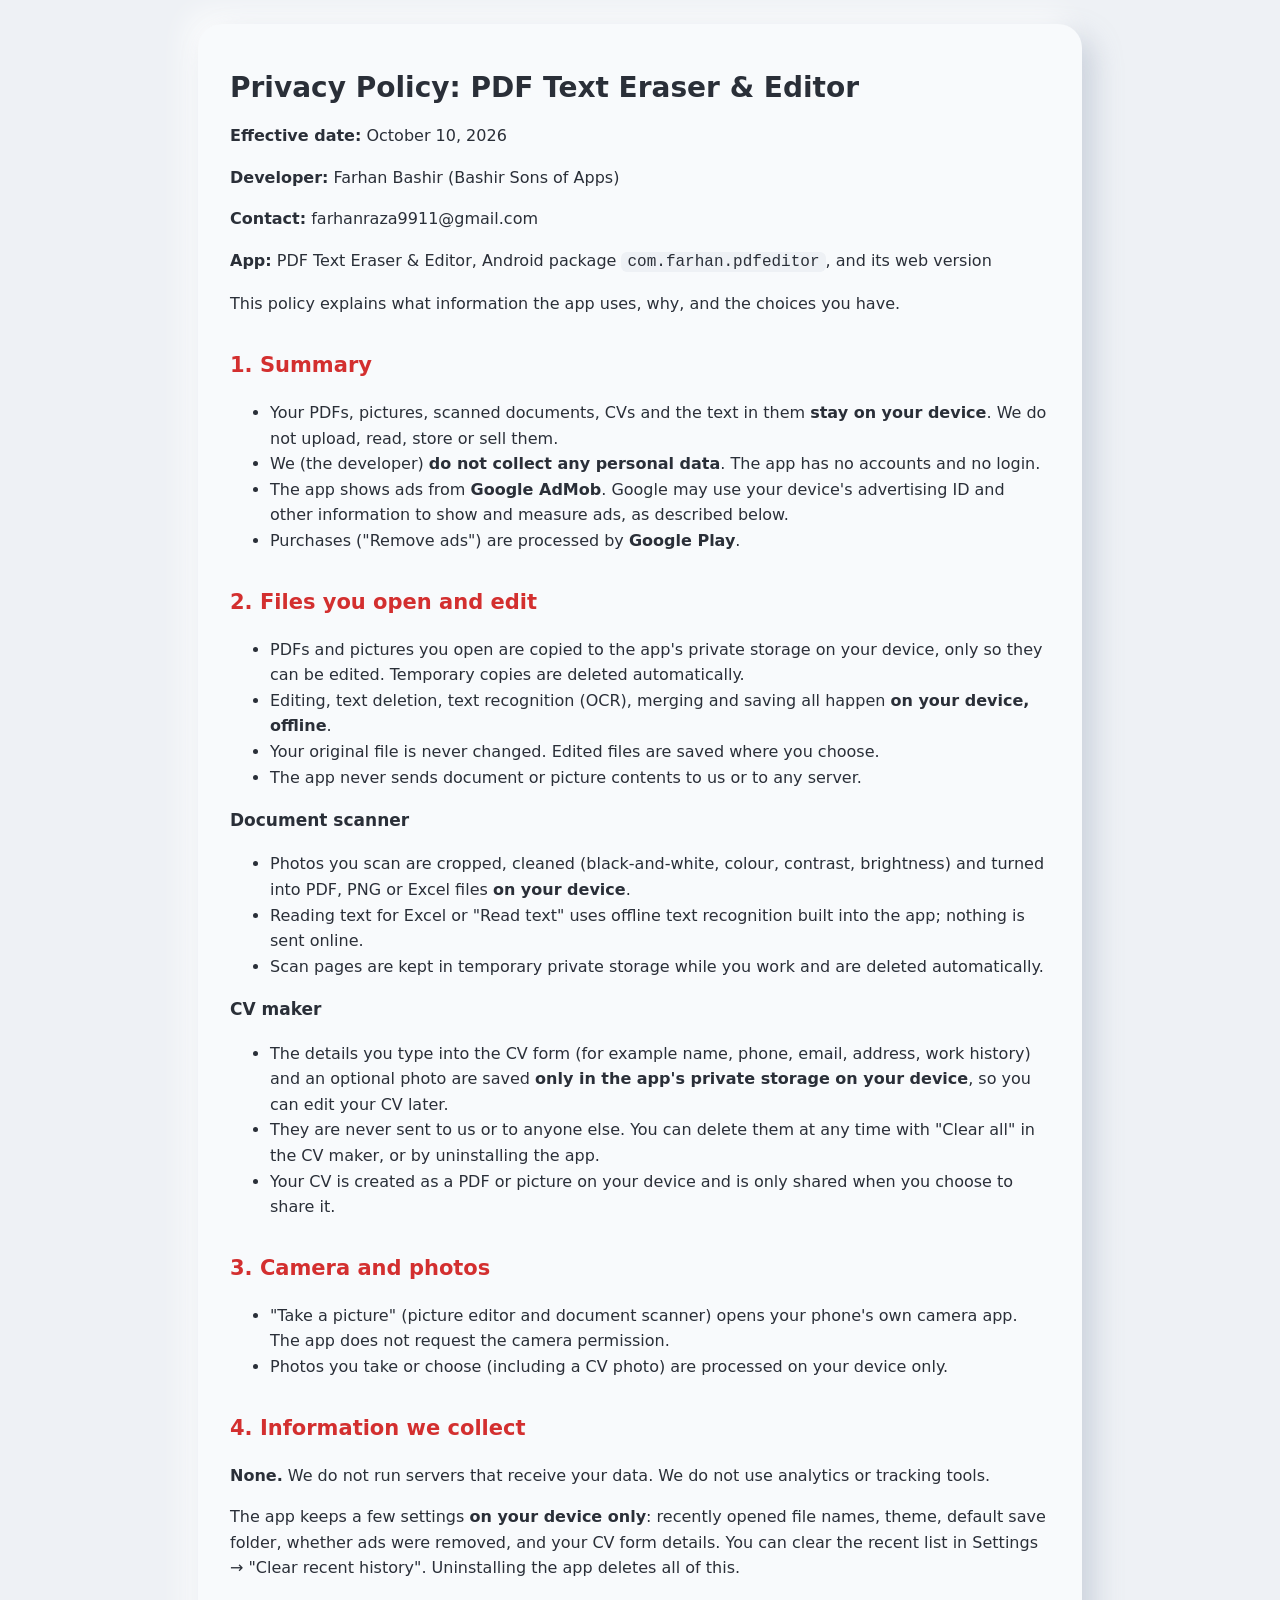
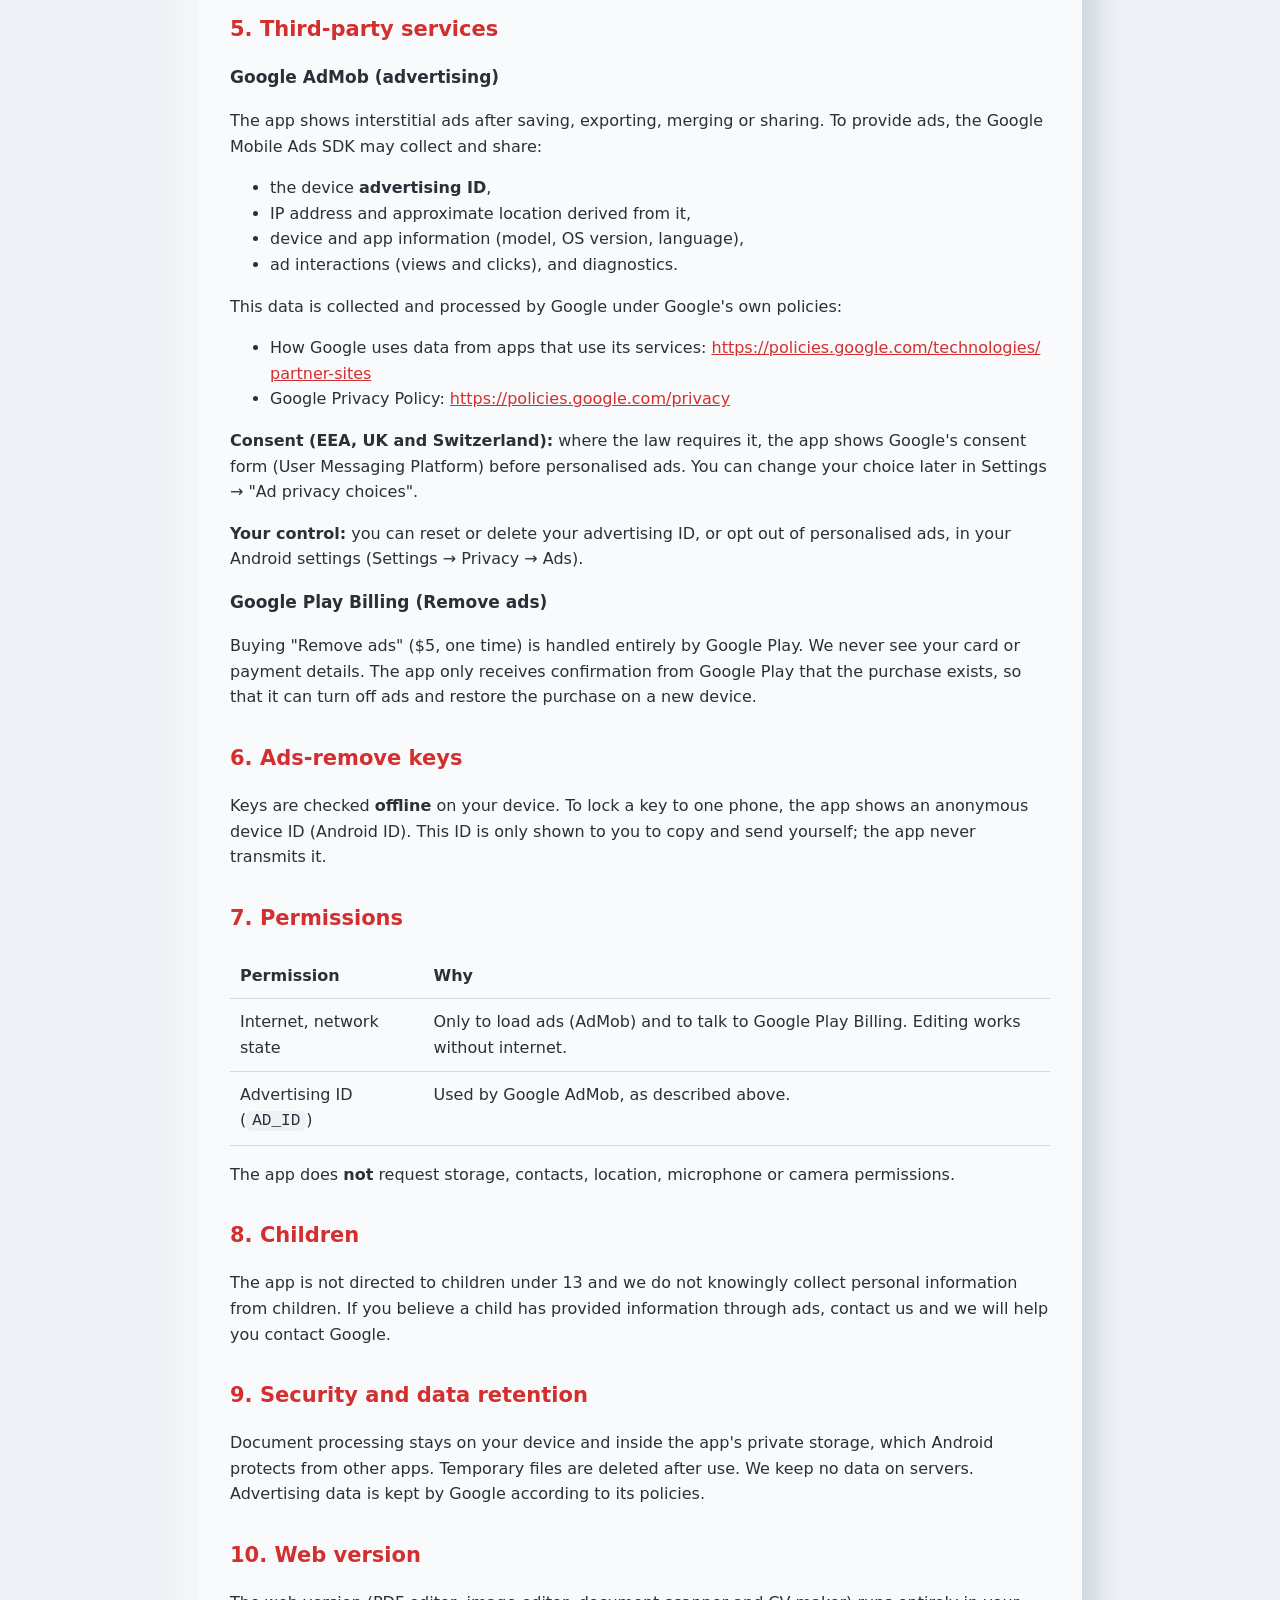
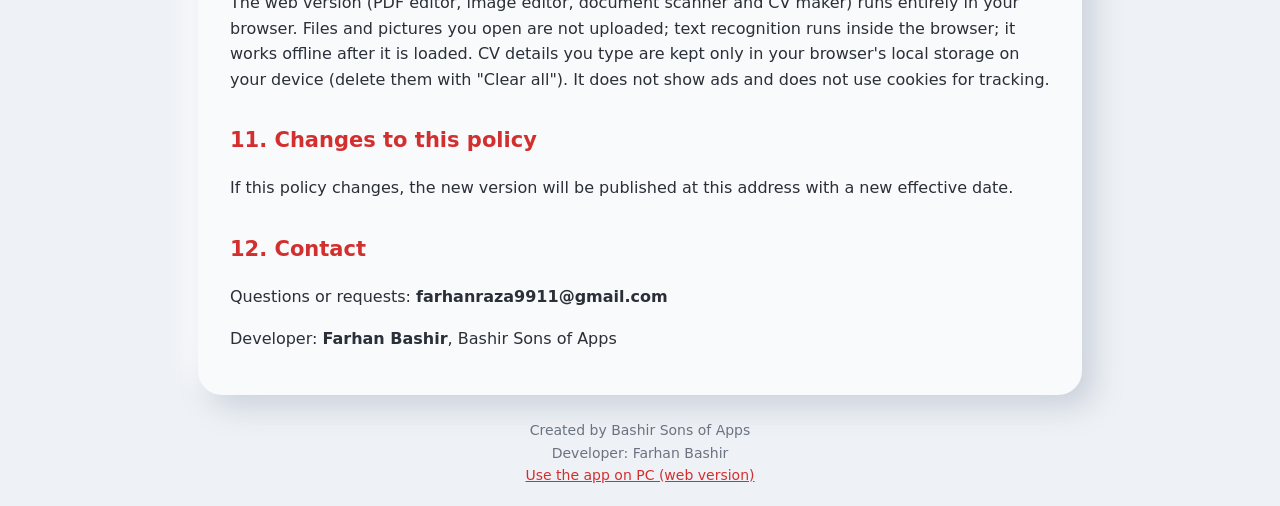
<file: privacy-policy.html>
<!doctype html><html lang="en"><head><meta charset="utf-8"><meta name="viewport" content="width=device-width,initial-scale=1">
<title>Privacy Policy – PDF Text Eraser &amp; Editor</title>
<style>
:root{--bg:#EEF1F5;--card:#F8FAFC;--text:#2A2F38;--muted:#6B7380;--accent:#D32F2F}
@media (prefers-color-scheme:dark){:root{--bg:#22252A;--card:#282C32;--text:#E8EBF0;--muted:#A0A7B2;--accent:#FF8A80}}
body{margin:0;background:var(--bg);color:var(--text);font:16px/1.6 system-ui,-apple-system,"Segoe UI",Roboto,Arial,sans-serif}
main{max-width:820px;margin:24px auto;padding:28px 32px;background:var(--card);border-radius:24px;box-shadow:12px 12px 28px rgba(138,152,174,.35),-12px -12px 28px rgba(255,255,255,.8)}
@media (max-width:600px){main{margin:12px;padding:20px 18px}}
h1{font-size:28px;line-height:1.2} h2{margin-top:32px;font-size:21px;color:var(--accent)} h3{font-size:17px}
a{color:var(--accent);word-break:break-all} code{background:var(--bg);padding:1px 6px;border-radius:6px}
table{border-collapse:collapse;width:100%;margin:12px 0} th,td{text-align:left;padding:10px;border-bottom:1px solid rgba(138,152,174,.35);vertical-align:top}
footer{text-align:center;color:var(--muted);font-size:14px;margin:24px}
</style></head><body><main>
<h1>Privacy Policy: PDF Text Eraser &amp; Editor</h1>
<p><b>Effective date:</b> October 10, 2026</p>
<p><b>Developer:</b> Farhan Bashir (Bashir Sons of Apps)</p>
<p><b>Contact:</b> farhanraza9911@gmail.com</p>
<p><b>App:</b> PDF Text Eraser &amp; Editor, Android package <code>com.farhan.pdfeditor</code>, and its web version</p>
<p>This policy explains what information the app uses, why, and the choices you have.</p>
<h2>1. Summary</h2>
<ul>
<li>Your PDFs, pictures, scanned documents, CVs and the text in them <b>stay on your device</b>. We do not upload, read, store or sell them.</li>
<li>We (the developer) <b>do not collect any personal data</b>. The app has no accounts and no login.</li>
<li>The app shows ads from <b>Google AdMob</b>. Google may use your device&#x27;s advertising ID and other information to show and measure ads, as described below.</li>
<li>Purchases (&quot;Remove ads&quot;) are processed by <b>Google Play</b>.</li>
</ul>
<h2>2. Files you open and edit</h2>
<ul>
<li>PDFs and pictures you open are copied to the app&#x27;s private storage on your device, only so they can be edited. Temporary copies are deleted automatically.</li>
<li>Editing, text deletion, text recognition (OCR), merging and saving all happen <b>on your device, offline</b>.</li>
<li>Your original file is never changed. Edited files are saved where you choose.</li>
<li>The app never sends document or picture contents to us or to any server.</li>
</ul>
<h3>Document scanner</h3>
<ul>
<li>Photos you scan are cropped, cleaned (black-and-white, colour, contrast, brightness) and turned into PDF, PNG or Excel files <b>on your device</b>.</li>
<li>Reading text for Excel or &quot;Read text&quot; uses offline text recognition built into the app; nothing is sent online.</li>
<li>Scan pages are kept in temporary private storage while you work and are deleted automatically.</li>
</ul>
<h3>CV maker</h3>
<ul>
<li>The details you type into the CV form (for example name, phone, email, address, work history) and an optional photo are saved <b>only in the app&#x27;s private storage on your device</b>, so you can edit your CV later.</li>
<li>They are never sent to us or to anyone else. You can delete them at any time with &quot;Clear all&quot; in the CV maker, or by uninstalling the app.</li>
<li>Your CV is created as a PDF or picture on your device and is only shared when you choose to share it.</li>
</ul>
<h2>3. Camera and photos</h2>
<ul>
<li>&quot;Take a picture&quot; (picture editor and document scanner) opens your phone&#x27;s own camera app. The app does not request the camera permission.</li>
<li>Photos you take or choose (including a CV photo) are processed on your device only.</li>
</ul>
<h2>4. Information we collect</h2>
<p><b>None.</b> We do not run servers that receive your data. We do not use analytics or tracking tools.</p>
<p>The app keeps a few settings <b>on your device only</b>: recently opened file names, theme, default save folder, whether ads were removed, and your CV form details. You can clear the recent list in Settings → &quot;Clear recent history&quot;. Uninstalling the app deletes all of this.</p>
<h2>5. Third-party services</h2>
<h3>Google AdMob (advertising)</h3>
<p>The app shows interstitial ads after saving, exporting, merging or sharing. To provide ads, the Google Mobile Ads SDK may collect and share:</p>
<ul>
<li>the device <b>advertising ID</b>,</li>
<li>IP address and approximate location derived from it,</li>
<li>device and app information (model, OS version, language),</li>
<li>ad interactions (views and clicks), and diagnostics.</li>
</ul>
<p>This data is collected and processed by Google under Google&#x27;s own policies:</p>
<ul>
<li>How Google uses data from apps that use its services: <a href="https://policies.google.com/technologies/partner-sites">https://policies.google.com/technologies/partner-sites</a></li>
<li>Google Privacy Policy: <a href="https://policies.google.com/privacy">https://policies.google.com/privacy</a></li>
</ul>
<p><b>Consent (EEA, UK and Switzerland):</b> where the law requires it, the app shows Google&#x27;s consent form (User Messaging Platform) before personalised ads. You can change your choice later in Settings → &quot;Ad privacy choices&quot;.</p>
<p><b>Your control:</b> you can reset or delete your advertising ID, or opt out of personalised ads, in your Android settings (Settings → Privacy → Ads).</p>
<h3>Google Play Billing (Remove ads)</h3>
<p>Buying &quot;Remove ads&quot; ($5, one time) is handled entirely by Google Play. We never see your card or payment details. The app only receives confirmation from Google Play that the purchase exists, so that it can turn off ads and restore the purchase on a new device.</p>
<h2>6. Ads-remove keys</h2>
<p>Keys are checked <b>offline</b> on your device. To lock a key to one phone, the app shows an anonymous device ID (Android ID). This ID is only shown to you to copy and send yourself; the app never transmits it.</p>
<h2>7. Permissions</h2>
<table>
<tr><th>Permission</th><th>Why</th></tr>
<tr><td>Internet, network state</td><td>Only to load ads (AdMob) and to talk to Google Play Billing. Editing works without internet.</td></tr>
<tr><td>Advertising ID (<code>AD_ID</code>)</td><td>Used by Google AdMob, as described above.</td></tr>
</table>
<p>The app does <b>not</b> request storage, contacts, location, microphone or camera permissions.</p>
<h2>8. Children</h2>
<p>The app is not directed to children under 13 and we do not knowingly collect personal information from children. If you believe a child has provided information through ads, contact us and we will help you contact Google.</p>
<h2>9. Security and data retention</h2>
<p>Document processing stays on your device and inside the app&#x27;s private storage, which Android protects from other apps. Temporary files are deleted after use. We keep no data on servers. Advertising data is kept by Google according to its policies.</p>
<h2>10. Web version</h2>
<p>The web version (PDF editor, image editor, document scanner and CV maker) runs entirely in your browser. Files and pictures you open are not uploaded; text recognition runs inside the browser; it works offline after it is loaded. CV details you type are kept only in your browser's local storage on your device (delete them with &quot;Clear all&quot;). It does not show ads and does not use cookies for tracking.</p>
<h2>11. Changes to this policy</h2>
<p>If this policy changes, the new version will be published at this address with a new effective date.</p>
<h2>12. Contact</h2>
<p>Questions or requests: <b>farhanraza9911@gmail.com</b></p>
<p>Developer: <b>Farhan Bashir</b>, Bashir Sons of Apps</p>
</main><footer>Created by Bashir Sons of Apps<br>Developer: Farhan Bashir<br><a href="./">Use the app on PC (web version)</a></footer></body></html>
</file>
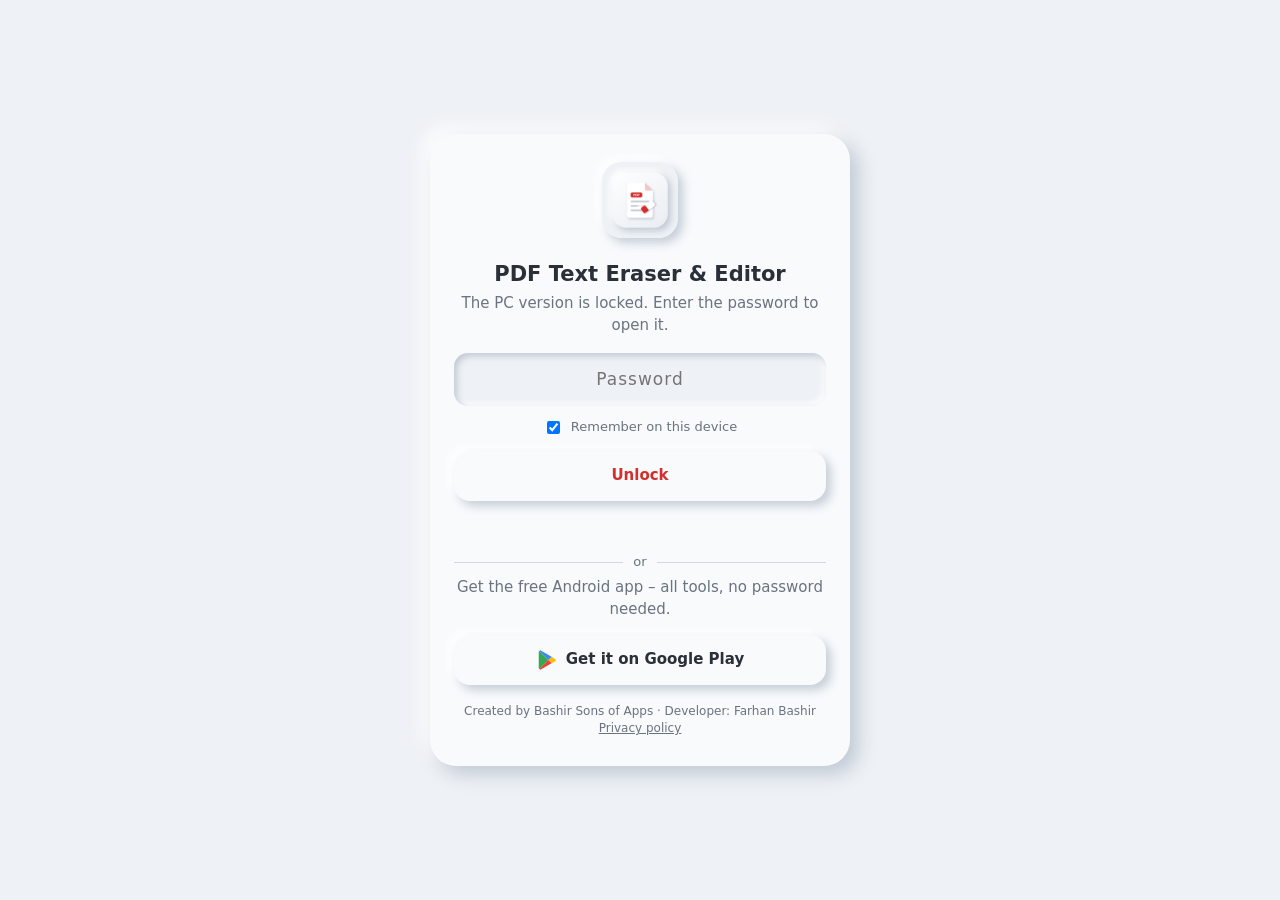
<file: scan.html>
<!doctype html>
<html lang="en">
<head>
<meta charset="utf-8">
<meta name="viewport" content="width=device-width, initial-scale=1, viewport-fit=cover">
<title>Scan Document – PDF Text Eraser &amp; Editor</title>
<meta name="theme-color" content="#EEF1F5">
<meta name="robots" content="noindex">
<link rel="manifest" href="manifest.webmanifest">
<link rel="icon" href="icon-192.png">
<style>
:root{--bg:#EEF1F5;--surface:#F8FAFC;--text:#2A2F38;--muted:#6B7380;--primary:#D32F2F;
  --shadow:8px 8px 18px rgba(138,152,174,.45),-8px -8px 18px rgba(255,255,255,.9);
  --neu:5px 5px 10px rgba(138,152,174,.45),-5px -5px 10px rgba(255,255,255,.95);
  --neu-in:inset 3px 3px 6px rgba(138,152,174,.45),inset -3px -3px 6px rgba(255,255,255,.95)}
@media (prefers-color-scheme:dark){:root:not([data-theme="light"]){--bg:#22252A;--surface:#282C32;--text:#E8EBF0;--muted:#A0A7B2;--primary:#FF8A80;
  --shadow:6px 6px 14px rgba(0,0,0,.45),-6px -6px 14px rgba(255,255,255,.04);
  --neu:4px 4px 9px rgba(0,0,0,.5),-4px -4px 9px rgba(255,255,255,.05);
  --neu-in:inset 3px 3px 6px rgba(0,0,0,.5),inset -3px -3px 6px rgba(255,255,255,.05)}}
:root[data-theme="dark"]{--bg:#22252A;--surface:#282C32;--text:#E8EBF0;--muted:#A0A7B2;--primary:#FF8A80;
  --shadow:6px 6px 14px rgba(0,0,0,.45),-6px -6px 14px rgba(255,255,255,.04);
  --neu:4px 4px 9px rgba(0,0,0,.5),-4px -4px 9px rgba(255,255,255,.05);
  --neu-in:inset 3px 3px 6px rgba(0,0,0,.5),inset -3px -3px 6px rgba(255,255,255,.05)}
*{box-sizing:border-box}
html,body{margin:0;min-height:100%;background:var(--bg);color:var(--text);font:15px/1.45 system-ui,-apple-system,"Segoe UI",Roboto,Arial,sans-serif}
main{min-height:100vh;display:grid;place-items:center;padding:20px}
.card{width:min(420px,100%);background:var(--surface);border-radius:26px;box-shadow:var(--shadow);padding:28px 24px;text-align:center}
.logo{width:76px;height:76px;border-radius:20px;box-shadow:var(--neu)}
h1{font-size:21px;margin:14px 0 4px}
p{margin:0 0 16px;color:var(--muted)}
input{width:100%;font:inherit;font-size:17px;letter-spacing:.06em;text-align:center;color:var(--text);background:var(--bg);border:0;border-radius:14px;padding:14px;box-shadow:var(--neu-in);outline:none}
input:focus{box-shadow:var(--neu-in),0 0 0 2px var(--primary)}
.btn{display:flex;align-items:center;justify-content:center;gap:8px;width:100%;min-height:50px;margin-top:14px;border:0;border-radius:16px;background:var(--surface);box-shadow:var(--neu);font:inherit;font-weight:700;color:var(--primary);cursor:pointer;text-decoration:none}
.btn:active{box-shadow:var(--neu-in)}
.btn:disabled{opacity:.6}
.btn.play{color:var(--text);font-weight:600}
.btn.play svg{width:22px;height:22px}
.row{display:flex;align-items:center;justify-content:center;gap:8px;margin-top:12px;color:var(--muted);font-size:13px}
.err{min-height:20px;margin-top:10px;color:var(--primary);font-size:14px;font-weight:600}
.or{display:flex;align-items:center;gap:10px;margin:22px 0 4px;color:var(--muted);font-size:13px}
.or:before,.or:after{content:"";flex:1;height:1px;background:rgba(138,152,174,.35)}
footer{margin-top:18px;font-size:12px;color:var(--muted)}
footer a{color:var(--muted)}
</style>
</head>
<body>
<main><div class="card">
  <img class="logo" src="icon-192.png" alt="">
  <h1>PDF Text Eraser &amp; Editor</h1>
  <p>The PC version is locked. Enter the password to open it.</p>
  <form id="f" autocomplete="off">
    <input id="pw" type="password" placeholder="Password" aria-label="Password" autocapitalize="characters" spellcheck="false" required>
    <label class="row"><input id="rem" type="checkbox" checked style="width:auto;box-shadow:none"> Remember on this device</label>
    <button class="btn" id="go" type="submit">Unlock</button>
    <div class="err" id="err" role="alert"></div>
  </form>
  <div class="or">or</div>
  <p style="margin:6px 0 0">Get the free Android app – all tools, no password needed.</p>
  <a class="btn play" href="https://play.google.com/store/apps/details?id=com.farhan.pdfeditor" target="_blank" rel="noopener">
    <svg viewBox="0 0 24 24" aria-hidden="true"><path fill="#34A853" d="M3.6 2.3 13.4 12 3.6 21.7c-.4-.2-.6-.6-.6-1.1V3.4c0-.5.2-.9.6-1.1z"/><path fill="#FBBC04" d="M17 8.4 13.4 12l3.6 3.6 4-2.3c.8-.5.8-1.7 0-2.2z"/><path fill="#4285F4" d="M3.6 2.3 13.4 12 17 8.4 5.2 1.6c-.6-.3-1.1-.1-1.6.7z"/><path fill="#EA4335" d="M3.6 21.7c.5.8 1 1 1.6.7L17 15.6 13.4 12z"/></svg>
    Get it on Google Play
  </a>
  <footer>Created by Bashir Sons of Apps · Developer: Farhan Bashir<br><a href="privacy-policy.html">Privacy policy</a></footer>
</div></main>
<script>
(async () => {
  try { const t = localStorage.getItem('pdfeditor-theme'); if (t) document.documentElement.dataset.theme = t; } catch (e) {}
  const P = {"i":"EMgy8cbX4hvX2CEO","c":"qzRJijPzW3Vp28pbfNHJhBDGn9dPTiri3l0+IBRzbn52O0cNXxQ+javzNJGwkkwdLsFuAf9AjbhGmjiBfeIb+JZ8aXo3Ivy+TJZ582SNHQ3vRd54DCk0B5+EoJIynBuJE0n5sKgvcnpUX4T61sb2LFbaiGH0ChXHmWeCKO3N9BvjV/S1wBy0mpD/GhA0Yw3TsBkA0ylJGE7JHAw9kmRLUv4BDeZoStXXerB0wTzk94IubNK21x0BcmKIT9n5Ayx1CX6V8/[base64]/i35vSheefc55u4PtJeNul6C7+rHtx8fQUBTxYEf8PbLKieNkPiNNpwOYx1TYQsGVa+Vz2MAgAp6iI/zbFcloOJJVGnp8bOhcw6lrgjiih1U3AmdC3CrnmX/[base64]/+Cg8EuNG6PJuADg2pXMQUbMC8XItLTNRtDwmFTbfGwZw+BpYyjmwhWdcRdlNvTqwGaNcivA9xYH7kxU8Gy6qSqhohyCS8S48fa3W6uot8wCccmEh09msX/tNmI80c9pnkkUGXOj4JK5leygZqTEXviUAU4ml+A8s3tHk7reMxUkQAdEe9tCIf2ZR5U/jojg/pBsrxUC7nHb+CRJTOeF0xD+VbLe77GJXKya9JHRfpoEL+R4Wx3gLEe6RXq5JABVs5xeo+3SyJTW3mXr6p/Kj1/G0+W8XacgURwLFgxawlFLGV8PgnOiWk3u09ODNwwIMrA8ZstFWIskGADEZF8hrtGDjCeICeU/ROv2qSG+6f226WAh7jaW0jGK4zgsmyMb5H/Vp57kaIS6UeYTeIZgpL9MEi8sxrGTTDWsKFErxqtNb+JTmTpnVFosIDzuE/pcw0FSm/2TVYvTjSMofzx5dCCTj2tWDrffIhjTmDk1NaBJZC6LjszYabKkRv60B4OYadIBrmlCihcdJner/Kw0jfZrfNeuHsFDif8cY1bDCZNb1424295hmy6NNX/biSP0MwU3BJ8rF6cMswyAwJmv5A4p8SNVKgGrRncA9S/NGUoQooTf5mkN1dj9pnnSjjbzD4Mf+9dwOCI7Wey6pNRUFoKwANC6/jy+s85evOuAPHzUw0yIBoMNMoW2ZKylw/vcaBH62OeSnDJpusiH/8M0uGMs+NDSq8INymJT4pp+PRcrjlWLTJrUG3QuwlxjMj1PdBvt3R25fv2PYcn5XwGjaa0nGrmT/n6B14lE6g4B6/ufr7i6I7vHTJLN6iUKBxOhnrCg+vP7WHd9It256KR5J4aGIt15guGsvEcVXrzZuvg+FrGY8wW/7jSaF8qyWzcNKuRdTiQB0EJkg3RCYr/[base64]/eOPJxO7Kffs5ItBoXnS7LTJCRQrVp6HbpZzzgNYZ6DRop4a508PVQ9vUssoICX1HjvsKgDlNTDqQW+hq8RkQXVsCra/j2YPc1/[base64]/4fxX6NBnQSXy+p3M9eMMq73uCnDK114q/cT+mpurHbNOhmROkLCS9GHE84DJrsQthBeosX65ltZdrX+nvRcX1bNKvN6FdCX/QpVJ0GSM/SLMOLTpwUKr/oAeCp1lllhHvyGSYerKUegfoxdXx5Sx6cz3R0NWwsUcrb+BGfEqHRSoFI4JLt8bttYYARXdcNC4od1tN2/AcpC1n9BNZcKzG4lG47EnO/uYFXLnZPVjmvjR2gbuL8gt25wVM0K/4w+NXdccIvWeC4WX19tIAAoT/5ra1F4Y0fuP1D3x/O/IWIa6IfxgP1n7Vvp3C9pnarYyJphRZMhSJ6tJHdLs/3fl3bLGAq6Wox04sjhDTjBGD6MOiiXnZBSo8eCM4klK4bxonj5GTUt2seQI3yjuA092PNsMvrZ+VH2n5Kvgx2IXl0ZRL+ekUGZO9XCt1eWeZWllvwtLPE/y2ZRa+nSB2hiKhQkyvLS+qwrHRGFPXlawV3VuKMtF+WZ2BQznyq5++r/3K62aJAlfsJmIy3I1ks1Iol3i7h8LmUhy4Pp6BPuA4DxbmFZGQVzFMZSIXSKRimVCKICOZqOyChXa7iA0YEVcbR2A9G1wJasmzIs/nUJD14PF9vEt3g2y9YookuZ3nB3XX/vtnGyC5bGX29b82XATvymAq+BlHfrwW/bMzZwwfxmDNc9QcgPk0h86xySi90cwxl/jxzWXBmMbGogemARRf38FTv27jZm8qqA9eEuXzYljDoTdNsa2OtWQse9KwCqL0Ubj7h7HtjRCTYsNq7luQr/qsLPh0vyPNZyKdn2DHB8yhLxwZzyPfyo4nfnRpykSW24Ymp+vVi5htXi7t284JFpL0Hev7T7zlr92dyiCBrdMebHAP4lErFAeKFsspAiHXBeT0xTN3+Ojh3OlXwmSvJqvve3KyeFEY8cZFHP/u2tZh3Jpp9H5J+Z54lna+sTBMdIwN5BcDm2ht+5ySXKZNGWMJvpzANJunC2MXILFmWXQRozbpKopm42iTAwYZg0amVbqtf0fM6wO4Uk5O8KaNyvz1vmJJZe5+nMZ+paCrHwb3fL21diti4KdFJyhMpNpMPuIHT43rauAH/oMMhWcGpLORW4JBWVoRUGGFafG1+BwuexdkJoCh4i1W/4XGSD4ZzMwXcKTxl5lDTnW7pmPJO2677c4ZsgRGgtHfhBTDMnwrT8flJFKnishx8O/XEb0WFU1AHSwxr8cE8VMYiFHyJgRFHcMOlI+GBTaZ6BVCCwslU6oVLF4XtDedbGGmQ/PdXfF+i428LvmRuc6l+ITOZvnA5Ude/g/MaxjsB2O236jZRqLngnu2MptuDJIRROJzFdqMMiqV8qbe+iZmzwYDgtZoVDafz7Dedie3H9igiCL26Yc65xNoQ5Fn6iTvDQ5Zn2K0J0L1U+1mcyfiiy4lv+2SNR6AUsDjnvmvv+HsNTTEsKWsi3ljaC77dnFAbLDnqub8/nrLQInhuckLs2IvWCKJYP3LTzpC0QcWX6zLCJR2FU5HQ62UFYHFxbCFfPYRVKy+3nH4Ce0XO2tzu8WSSl3MQwoK+t/3DYsArRxmmstEpdUCPMJ1EiT35MkBkeATHAFp8NSkJcomCRegZjtX/zM/CV8YC9nvFpMWirbK3uapXlR3YHSXOyEFU4XaOJJ7Blx2WO81ZoA8NVW5JkS0Q/GgvLMJ1DVQsc70Yq14gb4K/z4Mc7WLMGnixPy1vhprFZnXJdRccZEH88NTZ+4SAhI6ZMIUSE8gsjbgY7ItrMaPIAohJ0pJQs9fbzFbY9NSN3LF1trCTErr5WEv4tQ/AQFlN5cqgJdlo+bGd5e2Bmq/bwxhHQdBDHkdwrH/OLGiu0Uu7Y6AY+DQKVyqMlRSDofaDe48Pt/QeuSlGLmbAcb7IAGjwOqwvVMNLHkXYdie1u4/De31NDNKQPAy59Xy3GjvKGrnV4hHHE4RyhHoZICdXvstdz+A6RVkwuO2BDzRW3AjG09h4t7pkPQCzxUD4bRcM1R5Lij4kHhzr2VS1wQ7mgF/qRcxkSyS5bLzxu1ANfWHnRLRB8wI6hQ+54zqxBu3BtRDawfxqWVspOwTgng73vFvc/Odev1aQ6BNu4nq6hp2ipiAWjGBDLEy9GYpgLVLXERweOGNyxIjhXG/4sEesIpNdKtaeGDWGXd7MLSTIAvxYeJoEViofLPBiEH9QZczhSDtEP0hsyCpxgWVA0Uh1dCkzGrVzXsfPQV2emKxk3gKjnSgOhpd0uGdCoAZnQ01t5a1quWmiK54n1ZLAykr6g384/+rI09g5gVIVvTzxx0FeSFCxabY8tv21SXW//AEqVMG4b866sLRyAmWazsvQCcS1zjmb4/ITu+eF6YOMcDbCFagieW+501nZ2yUHA8x34GHFVZaddb8tGImND07xrlRR8pO2Xe53rD1t9yCuZ8+VW2ZwpSRs6RtfjJS4yoiwiT8aAKItWRa0sUK6FILTBPZshQ3jcHXDOWWutrle7+0Yc0/bsCZmYdnmocakKaF/SisNEhqhq8H63+T9maYe1CKi8QVRTlFsKY7MJhudCRcFauGq/77xrohZ3MLa6rVL3NwZ6fMEQbBcWsdi9dGWUJfZJMPtcDttb63LX2FYw/Brwfvh2PDS85KT0zRoWvzbLAyn9lDgae8Dp2XfM/6ikudse5AHvV/+oSU1L2Tgc6HYBabjx2pnDRnb+7cLxGd8Ip2KXIIF3BEiq6ywrj4KTRM+4Ir584f2HvbERqFV0y89lRFsUsQwxrfSCdsVZn7bSPocC4uxaKAX0Oh2H7ELyjExkYoy1mfCeqfwKeS2hD0XEb++tcqNCfFAHdBhQhRloIO0/vgQmu7Zl75g0/M5rg/quBgjRT4tdqJpPUR/41uQPlEIXcZFxP6MYue0t4LyOXxgdEYmAC8cMRJxuze+MuVjozHyAcwPpk8qr2ETUPQEW4sDTZ7wF6bzmuveU3q6CHrU4IFe5G7I1h065BZQWBhVHkkoo+4x/JkNsCVNFXpaaU/fV4L+j4CD8qdfoluwv7ONKxEq8HyiE2wgfGj8eYlcy46dboKnoFf8t1gnJgErmDggJUEx7FFSW1kSBVQewe0u9+hF2fIXtGEF8hg5Wkk1OeA+n/LcnRh0K4kp6LVv7spfAcao/iP8kW6iFZejcdyJVzD6dIxPEJ3mqQEzjUsYSgi0Of9rJ2qPeZBwm3rF/MGA/14gLAUdz2ESOySX+vKzHefu0f6Ldbzr2Kf1U1j8iCd89MHc58/LTEgHK/CN+Zvgm96hZXsJX+PPnl/DXlntn3qVbWaKF6v4wr/cJNfSgyf7gWU6nIGLJOW43uuzxQlnLf/2diBYGk5ZzNrAsteKWz3paLXathl0QU9nw0BfHf6cNEqHqTnu+onIxNR8MlUmK8OBGnYM2TH3z7v675xC+pOosDV+Q8CbwsPM7AFFblCk4/T3BRoMO+rdUSeovEw8TvxFu0ri++xlEjYThiNf/epie2g5/Auw6KxRkddysWNYQfzxubPdnwqlXhm6HMM6yjz0zkHMmkiW2zDL14CcEbRE1FDd4RSrF5GN8OfnH+Q9j2uUztz9prbiRHevl48/ktN9JynUaFa9uv5/OGBf3R6SwgC0KCQqnCyhwxV/EPAUlHpD7Z4q/12u4WNitydHB1oyozYNDGYMbJYRVNDDENvfyYHEkxoIXCKdBgXyM832gY9oV1rutWEmZyByk8KP4fe06uVARQ/3B5++a6S5/mS3TsMM6hwHI5QjwFtcjFac3KshGfXF81xrUH3ZO4un2XIDyOIXvIdK8g5xTqgYnLI/9dQmWQTY1mF/+VdxTPUniawGC33VGjTvm+lEB/q19PZGi8FqLGOzDElNiLBIQ2J+YN/oCrL/mf0Il+q3QXcT34AV8VxAj0wuTAMZee4p10D9RPwT36EKJKDtaU09ukG/i59KQK3Fyzf94CqFbIwUH/afty4tPPYrwLGPhyJWa/[base64]/jYrnWe/s8EvcrLXMvqeMIt1Fzoc6hbRvBskOY+Ger2aTeueUk73vESV81Nr77AvFi7OkbGX/ZY+hR2gsN/[base64]/tsiXWYTJw3Tda4S2i9ySOp1o3o4C3ayD2K3eEwF5MzruMJ4SSEeqPMbX+3ggDPeFn0fJ2ys+xu75mDo25QpjKngZ6hEEt7jZgyn+ExErOPgPrF8f0HKPgY27jUVXJHWyUT1CAgcKjrCKRKafB7jYs7iuyMGYc4arxcxVcMb1hDx3t2JP+/dRNTft//zBVvUfkaFd3H6O4oHv9yC9nhNuaZtXY1PSLYTMbrnO+9luDSwd+yOzeIhUbYVQixwkRM7qOyhPWozzCVVWTAscH2xZcahBoQMmUcDDYltGTU9xc82j8bRdttgW7UYP1Uc0U3IsRekG82IV67pCQHqQhVgZwFc4IxHB39MNKxNk5YupCLeoBpy5Z9/o/B/lhdqZxZ96bARd4XTrKezDuHGdRdOShEOF+IDzQKpIr7NlMWeBMXSRVq8/o5Jx1sEYmw+6DvVtJWx2b4kYiFxnTFr6j053HjVm8zWJy94xgtdoZFijArns/558yZBPj9G4dq/Vr73LBp0XA0xHYjOpqBQo2nN5wTbu1wveIJDa99zXW3Z5KDjTh01akeg7R0qb7U+08Z4ijqd7akbWyqvWR/[base64]/n1uSuE4zbIYInrLaaH4uzAbKdN+i/V2+9s2oTOszCdicM5D8S31l8NjYpt5aeWz+sxhYCZJxV8Gyl/0EsF5N86n+y2piF+TUCuj13W5j+B5o/cW2hZhW75a2TpIN3fkuRP0kTI2q2fbPKOhnYfw6eHwPOo6f1i3sinUmatZxFH8D+LRZALR65/[base64]/knk9jnw2jIvd1nzqmOe5zDCYdFEHzqQhQDEBWIfqQzU1aTFQd4O6FrXZX0HqzuSAgRHuhfW7vZJcfE+DUU4AJyzkTng6I+wKmLHDQMpQIQLViSrZG+JTTLNY60OQPNTfKQjQFMe+owPN/W12HAEeKaZMXVTgoyitcBRwKWPgdxJA5NzPJf8NyhlfrOtBn7grTF0VKmk7YdC0fcntcWMcI/dj059yhhjqmagq0BkdVqV8iY1fNgheJArVd8bPu4lbPjV4xuCOd2BQgoelp+z4Dt5dTLytj9GokA2qXvkjOYfy/uVCCZFMyJNyfPjhnEWTROM7a3xYPOguHKbHg1OIKGrX3mBwBZBeKclSZ5VW/MY2jbUMIYgZoXKLgeT7EFgfzeXN5PsGS74Fd09JGBtq8WIuPRdwtPVgU91NtB3bnCNddlQ6+DU/kWULvwqeOTlj/lVeb8Mx7eQKMnZEoJyCGW+EaJjJpjgZJPbAs0vOIRUxpdjoIpSZCmGhrcLkEVP9Yx6Qrk0X1uTXYttR0agFsqT1/U1CkVLeZ761m6Sm5cEedy55pxyi0sSm2iGcDfnZ6bXepVbd9rS43GmTlIpQbkQIp0JVch3UFtmxYeyaai3tM+knszGoN6OKloB1BXIsTV0Sz0YFcf39Ks+WSKU9CGcodWBql5fDS1PIxjdK67offBEfC8vnMLnlBhzFogpOd6CRhT/CL4FW5KtOSL+W1Jsr6xkKApPx4rk/GdHm57S9fWnCZXEnVlQJv5MWz80sKvyxbUHXqcF1A/tF7fDD99zfcWBbx/aDGlGQEVWQ9h9SYvL7nA3UIhX6omyICN8AWMeO1y5Z9K8ukLe28pwMpJJPWD9mZ/[base64]/h7b+jAllEYVajKmBmSet+fLS91HQOqSrsyZbn8heHoNDXxIQOybQce2cbuOf46rJlyqYG8LFCyjUNnRw8v4zZnUfLA8BDf+j+a3Uj3X1Mn55Y/UVy+mbQ/dNf/LmG/OW5VT5K1tu09JWZfZR8CFgsWWNh50idoBoqA0GTly+cnJ1As+N7JYoMBmCLWuGM0xAQwWL5pA4Y8meFDCdCIiz/nwEWDqaEI4cp1rxRPesUq4ASDePM9ad/Oz9gTucl0x2xUrw0hJtnxy5GBaIneGifAZG1M96pSWB2eY1Pr89Jo69BZhGArVhEBtzPsPsUDK+GckLKEmNZ+w6H9+Z8FTZN40lGXRbxhIYEbOHbFrdMUrxQUTjSW3bu4aAcpSnfdC2jRIEQGVrkPBr0Nnrw7La+IO2PcGdTSRO4rEgTo8SXM9uS/yq/s1cNjpR4VYRLOu2aWDm3C1KVhHVcHtL8Lc6E/uudTPlT3e6ZVN/Qxac2A4scMN+OM9iGFpleM8L9A/1uVklIkq0LAO9E/uPRnX7eP77K2PMTsES6jKV5BaemUdPBo6pZdwtzBsCmbLxF7vEkbcld8wWb9Wef9AjrllBPSA01zfNr8HqSz1RplP0DXApIIAug12tMXi/ml/XSOU7wiAhewMQZr1PImbs4d5F7KuJ8kxNxdfnv5GyK9sxv51mah0YXH8U3ifdrBbMJ0ROcZOwwFzgnzMohDKgHGh9/Po6X/4fJwNehpbNCX8de/JGf0qvxqD7tCm87KsmWF6Vc3GxECEtSg/MGi26LsakWYSl7dlmNmV2jwdfbQej2YXRguQHYIUMikwTx4TxN221yK3D32ZiGwirKKPZ3yiYMEBquuoiuvwiS4FKcuQljxklO2uO5QwKtp4FKIK9BnYVXgjwG5mXgEbV/pFd1vpsMte06GhY5taAJggbvP0PZbC4xuMyAMuwTIPolv3dXXg4WjOutIyoMCkU5tXzWAKoXE5EHpGrAJ37nqny4YvlaZt2KngW6yb6Og8sOQyElLEleYg66I5uL/6ckJk1L72IBdpBqta0jz5feaS+MfvWa+91xT2rwgBKT2zybz0kyziWDnP88LJg7y4Yb6EV58SG127oriPY+M04ugiLZtI8lApEoK1YJHB11FKUXKvbHClCtJcqZVQxsjIAsozvDNrLi1Btcn6zT/UbcOUAC3jAMFmxNMCx7WeFHFfbLP7cxk7ts0XLE5J2vGjMtRoPm9EzeT4m+0QYkmH1JuEFCturPJmX3R95Z2qjD9yzz9dIkEFMtpILs578E0oQ5t17nLzVoSKLRGY8yv2PvSZ2TF3WP2pj/B6STISMgXVX8M+0n6YMQfpn1tVqlcj1T+vKnMM8DNV8a+1LiLZWg3PHcsWMKyWsSmPljV27DuijIjF8HVZbQRpUr9HLLR8Srmr2lwJX9iiVtXw+vN9T8e1r6Q9sICB3SDJ6rqhT+5lmqEOFB5FMOeuDqSDfAs/KpxOl6bi6IGQzS+dCV7+DiAOKGMfUgfIlbTFHDkwFfQNn7dWf878w0biUIHrMVERX69qb9m+y3YbBjYJ+L7ENPTnkLjRZshUpgYkgwSWfQ5P+dMV4XXDF+qjZPCsI8fRGxFcyHkxIWq5zqBx1RgQhy86Vg/DWXCYrcDwbQm/wgDkBHagCxW1TGI/NKI40qI2gXUPk1XJHNH5R7FUkxr2Ix6FzAkPPQSl76E1a/uBjut3E8M+/BPoGyp4qRjapNNTywoIe7xTkFnFTUrG2AcCCD8svmc5SpbTOVDkAU3VhUl8YLeBDAY2vzw+w5G/Hlt9KWJ1lD64YwVrJmHaM4yikcmhy/ByK0LSivTakeMaOBHxyijP655qGqmpQodV46XJeeRz7vpNtjGN08Ads68sKR2iWuoaAFOtBPhvs87dCoyVP1zefqPaxilXNI1L0Y8G6qXg/+aZ6tY2DKATZEM/8herZSCg9YLFvpaEKFO7iehswXTJ5rW586VTmaxptod5oJ4zGa7fTVwGwKhNrud+w2+LNu6l8+HziPgb7Gu4IYaAbLUorvI4jCGvan9K+SsJJxT1LgJiDHshxvXC7UPmxuYZ/LGcN2qGQgQWUYjDxGUzqUaBNFHXmfIXIRZj9EBzgCqt6j0qZ1GYH60HtAy8V+0WjkqRvDOI5EGKTqDo4ifyArJETQDPNcc2w+92axlH92zmmM5nVUlrn1HbCZOjQ05Wwxy7n/JxnyG7YNuw7sTL5ts4D2PZHEns8r1UopDxO4TIESVi8EoYdYXlO+Lx+SSutWPV5dJAFYry9mLrMr/036ldfuGNNdhGezEv3eOiXukOjAKZD6oy8tx0N5n2lccrh+xbsdspk8kBQUiQuR+Ot5Oz0T/DoACokZ1WfbGQqCw52LQfk/cXM3WB5V6E7E/jzrFD0TO6LObinVS+/gvzOvVJ4CMZaYjfVxKMEAcZqSnEn55eR9KMCujt07vPhmlW2nR1WcRyTB+Wd8tlVA0UPsQqwKP/ty8DA9DQ5H1Vv8gHxYwIS6Z3qqIU5sGMhhtoF4QqTd0W6qX402PkuT3sXHd8pBwTlILmUL3CaqgBIqYftGP+glInmN4wJw+7nypnDd1FBhz4j5h62ttWQpADLEI80Sp+IABN6m5tTxRGmga0bVy3rjnk4o1QlQe98naaPlyDlhdycb3rC+/h9lB0014EaXY7Sqx+GXXBRxf9obexg9irCFqmJQEFGGscySfdq4Dlxlp04CmprMMLyZrsBx3YuhA/CfNUYiV0s9BrDYDTrf6HWdqp/WLKfUhaJfFX86zM4VoX6vobJS1L2PF0867yk9b0BIo19mNwuY+qCRsIODWbVod8sdZoD65PLoDGycuzNOeMRLWaDWWM8aWAxi5i8hztsz3WnyHL5ero44/jXiaO1abQvxDva27fzWZqnwhNvm1eXSPpPMllwVMGJ5SqQGHpz6L73L2T8g5qZ9Z9dPTyBe77qFP9X/K3N7A8xwSUlgCMl+1PV9GsdvvOE68lKTEVfEkhtADmTxM3MQH6q5eNrRUvCkS68ypPiK8fO3z9GpupyB2VYmbkVPzf86T23eNPbrpl5m/2/DWBgRS+dW8F9YPzLYksSAQZuh12RApcx+8a4P/idXvMcsRoBx0tbMdw5ZmPbQGKn2hmXicUg5rOW3h0rATpOTZ2/pa4qTlawHwa1Sa3zoFY/6Cp0bbsjm8Py1NRCG6AjYwx3tq70y97EJbvAaqZl7aR3iaVhIpRgJdhGCk8Q1UR0bpgD5emwcamaxDkntXFo+Wu43OC2VLXoy2da48zeuLcFGTJ5Pf+BD5ygfZ7qHQ6Ep7BPIRSQAPQg/nK409eCRnnFtAGouvfmflPOzA1/[base64]/mpSgG+b7vcFwO/HkMNg4Qgur9c7u6nHbCQbKO9iUGdV6Oqe4BlFfE25ekp1Q1fkXR2AMNB+OjSFhyBil+vjxFLdtFdAY8kCIiSVRX1XYYUqJ3/cRSU8nb2xH9YQeZxFdP2ROl8XWQpF2ljMj5blMBTKOFxgf2wafWmvg0/SbXfYjDvuNEf1YQPog7+YEQAZoNV4mJO+/8NLQFkX8qqvyfx3o3eCRIQXHl6xnbH/SBaiW1ecalAUXVmnL4pw0ZYyZbzhU6byg7MC9LTE86HjLgX1WomFlHzUO6U9Gd02dleQjg/0l9DsZ6MdPe56A/jXgJYLfn/wbMOKRY1aVjTQrmUS/nY2R6i1TnB5Qeb2OxhwiU8VlOnPPhblSyDitMkvAJYxUfnnpPDOsOkOYBMPfUokwR4nVQ6I8nC6FaVKC6L6YrSz9/2/ChQckBNESiRAZc1ymsfZ8BDI1y/NMOlrHaL8Dhiyuv4uAM6gJLjDfG2ecrBq8oB/+ZZApJQNoRLlL5FKwRUYfWuDueNDeRVN+alt/6NVG9jUT9PSvpZVrVAEHzt+AOhVQCim7BTjfpYbfbkwZE7mriaJ7jJPNKpmlXJoFW7jVIGQNtmO0BcNNyoQGrm3PollTO4c0gqByxDbsK315iX9ipiKVAWIe0ergY2zWCMux1u8EYKF0dQTHyd0lZRY4MtKUyEQTe51Bhax2Zt1vwW1moG9r4oUCbEKo/5aIP120wDuN9eWxVO3tPP5TRbZ++fvn1OXTQn6f/NXeYPXXWCp3n3WknylF2IiQMeCAEgURpyARgPT2/MT342edleMhfpMf+7VwnHYXUyH51EQsx/R5cN5HWwyDN6KbUpT7zAFM4VsoVbvWZ0c+USogN2rF5v6KtHrN5Jl49Dunt8xXYUnHabgABKIuQuG1wDs+gmfwT3AxAqa4+WFVHkso4MCphbZ0MW7hnp6ZA9SXDXnjrJvsQhB0RlQZZKdfm1mr79K3gaqm4CRGlIWajmvuZEYbr3/26LB8lkjGbJDSiNWTG/[base64]/UxabMSoXCuwWgLpqK5suan8qK823Ds5aZhu6w4nYamhk9uL7Q13jgwPRIXvpCD+T7yPsqFqs/BVe4ponu0eIjhc2VhVLF3g2v1CjUFeoGZv6R+lHFZQoOfuK8z2dONR/XV5TM73Yj0+CWK/[base64]/SsPZ8l47Rm4sbu3RP+Us1riguLcwTahgtMYl9NRAsLDp/M6rYf7m0fsOKD6sU6kggs3/55YdtUpsG75Twlc+fFfEEyhXAlnVnMKJX+AqHPkB61AhIQiNVnLJd+li2VfKVIZJUHXaU55Pe6Dj9t5XODszoRu95xOLQnEyxlqRnQIlrsjXCqqUKiFIzyHdZso5UZlJXi3bG7uqr/ufCf6PADJkqcQn56EOyFCnyCU5mCEYwBW+9KDjGCPWy0MrUsQopFe1m+0iaGrWlgfaBMRbikn4gwew5zgHQorCyykmndOPV6n/c6bmWqEp1kXpbb1tT/qhM88nDeDoiJvGZ6yFL9k/IfiD0xV9FW7/5EjtWe0t0V0BzgN45TvoKcNR0T4jD8LukY7C/i+CAeXDp5+gMKHGIRDTJroljHhbeLd+qbopjS7Z4XU7VSlLa/rbTBqdyymnIi2Nbv2Ls8sLH14Cc3oF1b6jmBEY8oaOIqJkngKHnnGm468cfaYch38Xvav0rbdQT0vQYu4CDSE7dQLGkftSWspO6nnDwoIWmrABz+6jFgAcPxSCKv1Gu16r1lxeoF1nmPYQ2o1Q64+4dob/UbxBipVwlUEc4/GpM7YArHHCluCohJxhrFIyeCiTbjs/5nir/7EJo2fety3GsqFeCUtd65CwdsM4kz0Yqw5PNGDTKKeoas5X75LP1sjK1mID635eyFkcxNrwKA0/MJ8g3pMvA1WNg7vVxSrPlXqjMQsZSun1fX8XVHeK2+ta47ChxDBQFK3HFtk8DdM0ytWo7Fr164+iP/ol+iRPQsI0uhZY0RoTNVBBuM9rNUcfX8k/EiZRsp+gRmVRrZg2SmP2IWHCDq0lX/6WgBR1q0eKGoQwDQMSZAayT6/Q8WCg/BapR+0oN3+UXf38RUE3cSN5LTf2EjqzUoaSMYzQYy7zzzChAYtplsba8b72O5uMyOURxr+YapxH/m9EYwxQrKbPC1Acs5C6qiVfyWupuuF9sCKgkWbFCBg92Csnptj2GWbciG1SugCj/GUFXajNy0tSfa6AhP0lZMCaaBLf3xYhtwKTWkclqAse8CCLqN8wDXVlTYwdNJ4pMbHHcMvfMdEFpOwI7LS6I40KxoczmIbb+/daWnYMZa27BOGL3pTM45eLFzXdgMJ6lFdHFfh6GpJFwu84fDQg2uknGllknSWGLQe2TFdwZHK2faqW57Jem3qMx0tdgY1sKJ8hKcGau8Gkojbq0Dvomv2RMtAHbxffF0qZjo9prfoq/FiPq/Ya56Pj+Qxe5sFYUyzuOArtpKCYgFsSThI5Nqj9ZACmDvkKx3rY9I9Rf35gr0VEFwW4F69zrnLk/tBJuUpHM0zkDt5ft2Gocu2x25/A5fCnqtHVQ8hAdQDVAN/plubQqugqQGtgs+mohfAK15TdqxDFxtziKCfynB55OQLSF70V052Add/MoUjmErs6CLJffhDjdYfsZZ5jucCg8fVcB+hXV7YIfU+BmTpXnnJ5xu2L3l1wZphuvjFUd07j6YZeNFNILTqSvrf518++u1V6SwcD90nM5cZ2wXbgB/w+QY6lKNUir+8irVm0snA02rGYlCgilWM2yUH+d1L431HNH6Xl/vcE1MXYSrVughZBkIdQML9YB+GlP8xxcE3p5+SoDu7bPEBPnDsn28CH6z0HHNBVS06plQ3GIPN4HZi/gmmjXcN/+ZFPHOYaI9pQCdMMzgQ3XYG2VOrwnb0ndkEVqm9moSvS/KK2DAQqOF6mw4oRRVeZ2j1yrVJfqvdtPPi7pMfNlZYgVZa/cvHnhYBAQ66HbTIygwUxt4uSnsfZfxHF98GXoemHgkl37smeUmhy9LY4t3/Qt4vEJKxHnifwA5rzt2IuCGxrfSmUAmNhR7EGA+q5o4HL4/RVgWICNbEyLCn57FrT82l7CcRgrfLH6MH4Pp1E4RdjrQvxe8B7WzVwq6O1h67WCPcEN3fIz1D6o6kNNcb1FU/y3aEeRn3LwDed1MDc77ICYsUP9Q0a/4YqUCrstyN+a3Vs0VtRmNL6bole6C1Ltb713e4kWSj2b9Ty5GcRFoe6B94Q8K8EGeSFKd+o+hwXC/gCSwtyeApe9elz3kZO6coGa74BmljBu3B2F9Z/QvQjFnnYHR/ScJViqabX39IBz59p6YFkFs7T5tt439zBWsGQa7WuUMgN1vSkdGmsI8CNScYqWAJSgZyVvCTtw8BayTfY3ueyU9nPXM5Y22iozga4lkFfzMmlKKQ+FZIU2XVqg4qbsPlzpqqpPw/3UeKy56e9ETcRIjpcyaLiYVwIVzYhZtfnHGxpCs8ytEfQ/cP8x3GkQRHicaB35WHNbxIxbO/QwN5hOHJ5lxatQx0D12HsmYr6tdyydHJKNo4i0Qnf/esy/TtC5phkkCctrGNYK3JV+U/zbPAp626e0qP+mJ8/4bn6EraR7UDV7hwPBjjJ+RZR8qVeQny4hajX4Ti3oIRLA4zhiYwWB3hXyNzMaPN5l2sHcxnRsRYZsebpg3ES8gIlh3uCscQ8qBccOib7za815OygsQzzd/kufAJkGIeQcAyUCvFNBoehUXERuPzh3Fv3yruzm+wYXm3F00VeFB4kmDtYcpSIyz/l7ueZVBpO6UmwwVdIkMeS/yZ3SfvmLMhHbDmHACIWXRZYf0x+jy+V1icFjS0IiBvXGibZLRCMZBtw6d/7F2MG0DrKgqbGSVb9X3Hx6PxxJaeZ6cm6B2ioRK7qvoIH7ZFzYjmPnWakcoa6F2kQZI7Hs61M0DmHm5wPwkAT9nNizYpR9hOqqs/7IV/UeFjaXRAFzJXHdVmrKri6i1XWukQMWxu/TivJtglN1Nds+UnRLAOfdYYDDmkPuhSDmFhtTBE4fLs2BH9gCl9nK3z5GIOONBboNJ6UTrh9gY2TwH83hrwO/Tyb2uNWm214E66bQ5bHVnVIjR8VorWKKZGiiFDEgkyufvOP/7iiyATubosLI/UGWuOT8RO3kTSmJFiRpaoZOhKB2Kqxq5eMqbEVy3NeJ7ahR7Ry4zmLhrBKLV6T465tscixmvuuWOcxy+HwjdPFugoijUtC2GLOBHy1HmNeaVY/cTWh4FACDznjq7vz3WO8DmEkIk+W05sZPNTeeEPF6GcYFPRTLTuiYYTP3PqS+eKPSXScdHkXxit8Kt5ILsW09ZAvHl5BlvtWbr1sejvvrZlpBBHD5Z0ltKTd3XteAQfytVdOHTmTpZG3VMWrGQgsEaQVnaGw2HnKk0n/Pm8hB7y3QkhZyWgz1AZInsuupjcSiqEnfNuHrtu2FaNvHbMjOGc9SCXhZiCy1LEolQEqBtSN7tgzvlsYqexvek9+C3n0K2jH6hORe7xC5I4lVfD5Do/Wf0tUNIEfQpZMuksZA6he6diS6yqlXQ0XzfdDW7uZzWMuI7eY88/1pWIfIUjPokwLdHz+O0w00tJWgZ+0hEFXrSjmRAa4zufHMbONJ4beEDxORKKSfvbdwm+sJducK4IxAGvLqoqDD58EFRmBCFmA+/LWIAGIkINz2OZcwKY5dpQPyRyDdPtzPxCncClzomvCN9fUYO/H90PT9rdZCqjCGTPQaFr03q8bT3LMtG3T5WtEco5hCAsbIq7ZHCrvUbHTK4gAC0CxmL/4ohDxyUl/THFtmYoz8ke8qvZnt7VyvL9xtySr08t7rUQDrJJeYS05uu6dMVRPISJuPTlseRyc2e1r7oCcT/DEeQ2JLULK2kr7QjS73qrK1PMhp3NbWJNQ8+KLjtP5MwMn2w3d+BPn+wzkLOM2Coy+WDU5ICzRsIry1nih3wA4t0G4G7BWELYg/bKgS4Bsf6eGAlLMexqrqxJn5zs+FJ43Kn78d9D6P2qFEnOWfjFvFYXpcc8GSixRmviLoT7LvPDGq8yIx92zZZVKL5PmBwu/PSDoTdLvBdYF2QnVzrgnmYoqne1l7kOlu9PBOntYUmFovVjc5CqZT0sEbrVNffEO3pXBJALhNFGqH1VCsupW7TB/Sy2usv23fjb0RiC+lJk6H1Kz1MPdFypfZT9ChIoE8c7ZC1RG6no5z5SOSnTcNFF6OUqoEi8BqnygiThMFBRpVvcgzwPyDo8JbBobHXZa/iECszyyYVefymc3gdNm5k5Ujg99VYF7VXlM+qkhZHu5ZlqZKRFTvOVf4iYaOyv991WshaTj1ehqnd4cO5h4TVs7Ey4xOV/vEVQm9VkFTRy/vpTJHy9c5cBS34fla9McsaHTil+3+l1vY4v49oRy9Gd2+jUxQPS6Zg49MDazcKDG/EXE8XqMsc/sGCe7W3eK0VYv1yndc9GkZ56V9Y40wI2+KfEndJYEaYAMkCrDDALvF8q8JRppoHB2zk3MdlcfWnyqtkxyKdKBIYKqE3GpiybxbgLhOI874Srhkfs6H6P9rKO+dyan/b1bGCd0XTwmEcQQUYtCB1+DbEAVRzellERKCgr0fFBymqkUTu/NtIo89Aiv2oCqP4wY+0vPkRg+Ly/P06dFsza05v2tix7WudK9EYyX/WPj4wqNjHe/V5LKFMEvRJI33uuk3W/62vOtLCsI5pBiGl8FydNxaO1pCT/[base64]/LxG9dT3FSmgA1fy92BG8wcEhHrKI1HXSw4HTjAUCWQuCxe/ETiljxU976RlYOxytmSLvmgpDf7MmQ34I5pO7xqz4ocWEsq866TICdw38T7dWs2spmAbdA99PJ1wT64yXcnK0m5feyoybL9Ma0Rkx8TsSbIYnFaWsf8f7MntbfgiR5MHG7KwcZALgNhJB3YYyb81f5GJs8Ns24/SDgpc+VryThRW+qGZ1qymKg3GzjoTtVx2neUhw3QJxGE/3tmSl5egJnUbMu6Cy6mDdx2IywjgC9z5XmT03dOxKqFe2HVqaZh3R31E7TBpHynj9w65Zlssk0KjKULRtI56rpCk7qTAkLqQLDSUwZB0Z36yduayOQ7JNNFrj9yq5ny79ocpbCBR40u0BW6P9WlcJ3x3Y/ayGNm8iFqI45mtEKrohsnKd7N/skV6i3s2FxrcGwE/+WF8YmYs1G11MO72m1l2Pt/Sge+0zx9bNRjsWaGY+VgaUkWF3G8RcbWeWgnrWPqpzxyXQ7H0AMfHSwAaGf3iX1wzz+FcXKyu8pm3MvSb0aLq5alMA8zFCZ2HyZ2UEaJkc1rVfIWnQ72Q9b8shNk0xYTiAUM42N2gd6HMUK+k6liWKBiS8WC69q882Bu1ASo0Jw/qFXEBrXodMLKPLERxL8hFN8G9EWB2wez3phSo5Trz7fOR5Vr5K7hifuGPhDBEJecR2amTHzIVNRFDD60obOoa63OuUtneuiU32mfeCr8QQeLBhOh7/FoUF5yWocUfLZ+YSP8Qbx6N+qP61LTuGYC8gnko8r9qHfmzgsfppCUb8sfF2BRN6pBzQ/iZuEOJ8TzbVQgxESDUn5aS7meFySliaSSw5nnUNAvPVCq9hplsIg6y+CdI3aztnO+4ufyT26W0QttgnjYYy2Knc7/GUrvBakaXDmQleyA0awmUTtc2vY+TTRVsHfxBVetcDYCmXzewxLw/rTGylcXhSD2145t20xOztNIPlRsPhxvNoIXJWvJfFKJwMn7RYiZzgpyJMzIJLRFvUXbBw8ttomZ/Mb9yk19qToR1eHYV+QJADFrIMaCvcp0CwPmoQLYLrCsWcp4KDX4pdGCvWRBTAYgZcXhQHkXpzUkxhynH8/624AzU+VzevvnbpjZSQwqiDCdR7rxI2ZyLIaSrlZjRT3mlZf+JHyhIBsncuwZmQJrQ9fbBacVoAnG35AHgfGihcfcv9CE37xj9GrhIfpcvgfgPjT8eFoAv0fLNmHpoA4QVFepz0Pr8510hcb6r7P1aBy94irZqFesJyhD4u6k43bT+G/97v+wEVLqp853HHI3UhVBHBPwOVtqjg8qlPomI6MlPV0KPx6baPMUcN2hL6ENrk4IUPdIpMQh3401iekYWqc6g+KNmwN2sa9SJ8T/+e2N1gEssM3VefO+3ggpA8HihmlFdzsVl8DVrvlx0kEci7VNYiT8d/ZcXJCFTieKieiUWkrrt/nqRsIo40KbC0WoegCC0kgq0tqb3Jh72C2TMDxAX9GTDdNMsgYHdOVuBaNWcdbJ2Gl55Gc07q8JKvprrMqpyDLLRSx4nCIPPuGQt3GQA4rnv6gBlNMINTkOD2KxAhlQJT/DRkewCbSS2gIOi6XNq4/vZITmXwKMDGMOZuNNtHFo/F/anGKVrCNxDc6MsXvvCV6P063CAd/6PEvRmqIk9e8WA85yY/qouOT8LR2sJ1g2lHjWXxC9kGNprk8AsaLuDQ4Hq29yshGQ43ApwZaxoSj94oXPS5xcEWhbg/Uvlt25PO7cUAJ2fBRHbge4UcfaVmSainsg0C94zPumUF73ED3vDTwYWaquzrq7FkdYB15t7tmuCqpJEO2+QCyxnbl7Xw2tQ5Nao9BoOfCUF7OQ5wFSLoSgP/XIcnbeqOhwuNsmGr/vne7zJn4aPikSTqJ92O1OjopI4ZPZrrR+0q0Gcxjp+TbolSV4Mu1nol0GSj/OQO8bztpYEh+dGkujlSqmsZS2+8c5GQzTb8DzCjytooiXE8BaAX1zzpeAbDBnfPG2WN/TA9Ziy+JTMA2RsRV3QL1v1JScVnBexWC6/vokPIBvKnOxA0DvZzXvZONqbJoWCy0tBEWN4bQkuLl7ulY6xDK8uvWR6YbZiM41NILRHsxytV0P1/AE7MZ9VLFG5N6kx8Yh1oUuS+N5DhWW42CROAvFhS6dGy6HwORPtFG7LtJEz9h0FP2iEd/MNENAONPcrzOiz5EzkBEJPihOY1rfQlvVd8bSwxV9Yr6D8yPxFt613Ai1CCXzW5+IE8KWbNMOTEvURP+Bcf5Z2khG8HEqLMMUP0Lq+i0c34ltZRTAZ4N51SYh852JaBK2K0/6ZkpozfjjMWn0URtg1gdBUJJGRiOo/5PxFwizXAz/O+q0qVbUbh8rcGaMgYQv64kqlGhtzhL6KIBiaz7yndoYfVfO7sZLkv/cAWrNcLpBeMxMR2EF1tn1UgPAfZaYdD+Z9wBELFlMffM5i/BK3lMByPit0ZqsI35hDgm4fDOkTJhlzqJD1ktemEUxRK+ZAa6bEv4UVg50UNlfXv0U3hxkjqr6eINoeB/mfzbLB+mdhpsBeIk6yii/Kdo70JMkeqy5/+hiuLblwwTJNGv+zEcpl8g36UjP5fIBsjVtUf7V0PBq9F51g/fUgNIb+14bVzJ91ZQMdkkSa+cNKK3mUIUaEE8M0yYvoJl5eqqHjdGwuVUrgYTCCXiwSh8s96bgc/VRF/AF7LmuOdpdtj6RaZvibsIhpKQAIU8gYTLpIhLyhgqBa94Wtiv5FqjSmfeJkkMhBF9DyhJ8wPJ0smvT/5DDs7iRpFHQDBCxPY5kHZdtDvWPYk1Tg8z8GM05fU9VoJwPXTi/[base64]/i5Y6B/56Jio2QnX+vCds8cQNISG712/p01BcTDy4dSFDwr67AYYsrv1D586kz7AQUjhIeRdCJpB1D3LY/BpTpqzHBB8l+4ha6CRE/s+vtgB7QwIScO0vlNTtq0cjAjrVve23KWv9kzLrk/TG7Ku2VcUuvP9IBEXTTgpfMgubCvSWTAvSj3o5jlZJVNJDWyAtwMnOz4Gp+sgxpxXP3ln1lMkXNpSaZ2vmE5JQ+kvlvT44qWAsi6xI31L+SIAiEdNpUMScp/Qs8onsap5GnKcG4SKVMlSGA/dGrq8/v/uI1NafIgGzHLu8LAsegvbZ6n03R7xotUrXaxojB5w1sh48GMzBE/9/yrlPEA4gszNhQhIKnIFlv80MPQNcMV3lE30sTO5I0ZvCNVtjhx8qelQsjY85iyDRmAk2NfjM9cV0N8TlBu8zQ5EFng+8Ym/ANz0NYv/LDmLwnH/T1kCuJqkLF75SauCbtBR2NYtXiWWuxvn7R5jQmpMMsoF9HsKYRbB+WsnjJSR+WooEJ+6u37rgs8XWXQBtJlP0UxNpU6QmxETaq1ACNy/k1s0bv0nfmav9N5PDzraJnvrPk8qZ9AcEVlqQTHrL71Yzc846J4AKgczA1F9UCd0pk9QM5DYIfgZasq55nV7q5KBOjDdP7w3lOfyfEXq/PUpAhNKR4tMiK3SCSd893OxGobkMJjSVcAn9oqo42fXbifOGKAxaoW84TrALE1uMnAd4p28UbfuHhNzGkkSBKDk+fyvp3IdWOZtX/0sZBAO3tE42vyzgKSosVJQKhm6yI1pvafK+0rnUn6raVa0SZIUzjfoYuQx06Tqr8+jxfj1lrIGVLwHL050i8IGYW7CWiy1LWqDmnGAIZjI0Y9uJTS1uVH0EXcwicqARxHyu3mj/L6H82/SW/hq0yVULFzsvVULzbWUCfLbbuLmP0BwR1vj3H8qIbB1Nfo6Mn7hr3/KDjSvFtZDaiJ+rpEsz011P3zjEmiiektLG2hAmuYiMFHTFUtcd5NjkNxNTJ7LIt529SFL7vTHq1aO9Qzvbu97tWw82y6nEzRi33guMmJR8Qzismlh/PP9StXNsmQn8YUQqA1fzneXH3t5vcH2oirbil8+sRGf80Q9EKt/ANDNlLwSLkTGvQF85FmTjGAAolvY1JABz9kKETgSiTSaCg4LQ5+8247SeG23qwZMWUO9numpwHx71VBXNpd+sxCj19xrUPTva77mRNizQ8kqOiVj5s/zf1m8GpbtewOYN2l2a8jTTJE9DVK49dT0y2uuHnazPE93Ha6yKlHbpNtdqPQir/xIHTPzpdRTv1TB1EBo+F4Pp5dvxJjg1WsKjbbWBnnfihgkRNFqBFwmyo42+vC3OOiI7ERyRBeDeR5/TYbwfmttx+jYpYA21BBeLF72rNxi2pj0EZfWkZrwfDQvJ3GfwCm2q/vhbwfWIBclbqaMD+sRqtwQbu+oso8G1kzS4kB+sr33YtLqrBUEiZDUXFwlZxZ5bKg2kXGnmKZdOB7yF5w1kMaag0fQJ+g4VHquUz1mdTttDlS+uRY+O81LXuok8ndrFEY/HFzSfgqRc8QMxeyl/SkWwYRO5oVB8ZizOAZQDRAE1lD7ftOVL1S1zIkmDRcJRsMS1AFXN5xTuygW/8Tz/XjKySXVktq84Z0z6TkfJNa4iyLnYyqSI85AuBAeKT+xFcA7ffxyviazTysLS1/bz4kMwoan1p/VKSJCH1XC1SJQfoIMDUIVmbZwSKqF5EhrDSuqbUcefNDzQSmpvj+6boqjxZQzo/1AxI9jxg9O1ZECOTSNBAMoKZiaXdYrQk3KSv/0dFmldEIzf1lKBJqNqVO9/cN4GI3s/piixfo81eQqLCXspB6S5j/ZjJsCIBUz02Mxn5IS8/9Z2ydCVS5nrX8FTzkeguI3oRT0PQc9O1Qc5tpp49NavjNbJouWfQbDj8fL/wds2hbyYg+kHLVXEFwmL9Am7rPw1+UvNldi9ApEz/sKSjKDZyxAOY1CLWi1757fQ0Kyqr5iVq/F8b3jr1JCWg37qF/S7jYxzpvW/73Fd9fLXNsTqFJXEYSeBuAHfqERCN9hCsHuu6jaujlHgFpfSahI+xne3Z4qM98FUH1j6E2LHnbvTArLolKxThotIu9Avd/V+PHcIXA9PsbfrFlnS0c5JnGMx8+DACmLXneCNoK2Lwxc2asZrlQGtIsN6Wx4R4xMkvVY4/6EKOu4WNP7IsrNLSp/NcM/mNAfgERdHiJ5YcCN88IsVpDQdG5La/dB4AEBEJ5JTGj0iL8Lc4Ln0UqoGhs8RtjtFiR3p49zaoCfCoSaWyk3BZTbwFlqATwA3D/lJzM5Op1cDY/torONFkfo7wl2jG0vwddfXlA3r4VTngFiFIPzG3Q/hvhMxNSfLbzV2TdYKX2/eKns5GlfB1Q5MBm0E0u6d2MgI+3NM6ImsKim4hx3zSEtb6vTSF15zTW7Gr4FnCbsBiSkIrFgm+WpYc16MRo0/WyfFdKtglYnpbIWKaMjZxRPI2IZ5XAu9cqHVWL8DFnScDV7hQ8/Ma3M0n/[base64]/Ka+BT3RescZNS2/cDOxBoXVkwvykDsJjxU/623cj38bKzF6/dB98hOxTvwySjqQ9F9hiNIfZD0BFXt2zsVBuYSqxpTeSmx8RTel3lh6jMmN3TJTzs4VKG792nxXNCMOK4lNe5cNf3XWx+VbXehnPmoaOm4TlF/[base64]/NwbDWwK43teYDYyGu5LTRXXGJaTVH/kqO1AH2+hNmH5NVmCaTyzMxQmmx8ZImuB+fMukdK4gfvX2sIQIqKXs6iX6vlZt8pe7QLlzEqcNZFoCy3Gy1Tty7EAj2gRRYi6ymNokjAGbuzmuij71PxBNPvFgpqksl72bsSjWLcjVFw1fnC6ATpcgR2AXDzUlijqGLROaZQCgbmE/QFochF3/6iDYeSkt/UkuAjBw13vVJIIeSYvr8nhXmuSt5W68s0U6iPdvneBAV9pdoe0L014FVz4/XY3yv9IYYKde0PWi3Uqb6z8GZP2CydOb6cvQFVo74M/E0IxuCJtSVs376MiXIyYbvFL7lNdTHWZjBsT99QGLGREOxeQ57xXv9QZHo77cudsnsQAJWMmfMu0IIGm1190/wM5aSFzq5LepZ8C2E6pCh39GASAWEF7YgZUWeeXeMFD2Sq0PYb4hmwSGT5KskjD3Nrlr0m5Zk2ua1YFLBKJemxdPmkzrQmEXZInvSmTXdE2HOE+L73vGYHb0wVn9Fff8EI4d0CoikpYWG0uyUPWZbFDRBNfewdrupqAK/a7BGUPkhkDziwblMNomi7LaeqSNfti5JsCux0q8YHknVLTjWHGrP55a6ZGQk3z7ctPxoRBHv1kXx7U3o7GEY3V+7cETUy7/+4/wdgY/1fsFeVqsrjwSMtbzHw/6NsYe8hN3wqqNqvNbnZs059U8E4w2fySV550o4H64bWJgU732U9lsucMGuJxM2UW+kfGI1k8HjR+K0/[base64]/GiQiMZGBRmqJTXJsTbxfWJGlwQU7trIX6C3LDEpCwIGD1e3Ra+BHR3mo6OX00a/ulZ8c5e5m1ZMuWOivuOLRGEHrOXI6O7jbpv/crCgy0Rfba4A78EUIif4oaI9qDWDwmS59x1X3Sn5fhEh0ZVDtu1CHEwANij+RNNXX08oU0E8zhlpT6jSwSNrQLQh8QP9hNoBfPtWiy1ipv8C4B96b4nOgo2vYR1gbMn0Q4ba0z7ypTciMaNIYpl8nyXW2niPVAtYhv6wC+Fa7LMlGG36VxR2C9itBDwB/U/AaZ9DCxW1Nx+/bSgx/gSLbRokuqX7riOWBtm6RN8gXOyxhDjX7GNHPlH00SYxmC/bg1kesucd9wAmjCVXFM0tVF6rnRGwCk3aVlFB/vxrhbksz2L672Aju/7yQivATrLiPytGLFtntZBjL5dJXnxATbYA5N41FJrRKE1U8OUzZnO1h1HKvZJjr+0IW9Pmft6a3YCb4vLpWUPPqUQ2P/qYulKNXZHy8Sqb4azCuI74pt6j/N+lODd+MHu9257s+1eAUqRhlqpVVEeZGCq/kC8wMVO9qMbQAD4vjFNp24UH3uVZtrvjnT8/x53PquCusa3M5cqdZtFVpqJTUj1ePXnU4sUwKZf0mfyx5uOdBD4jOmTIPDb1utgTXCh4NuW+JggYLPW1z3eAVQ4Sp+vI9JRaGxxUVocQ4Z0nNRiTjUbp+te7k9By362GBVxF++urO/I/LOFdaIX1qz4JqtwYgm/tkZWQaZ/oJH9E/aRMaPj94de6IefMiAyBw39jMr0x7X0f+OYHfmeFuftDIcl8IeTw0R0w9GSLwnIjGI6/GAL4fB7TgHv8hDnp19ZHo4YP+7bGIj7hae1i6uVXVbTf8f6qZPVjQdt+Dgrfd1pja3PvBMFnL8nD5kd1eV/OCU/WhjMPUWpeLb/d8w91QgVTyQqgBjixz6ZckQ7+oD4gjaq2Hzuzkiv4UMSYvfqWuAvnjs5SeoBfPqSrHHu/z+s+EKPjgsFvgAuBh/++gEJ+dntwNx9/yd5u55wCkh1jIh6/3rq0uxMyWwkrqHPlv2YtvqLvteUynTRiYnDCaPS1AcjWv4YG6aztv6nAd967x3pbaIXQ2cE+WIjeOQXdDYEvvRbsZl/wc8i7JzcYHc7PdgDPkXUoNKX//yzxWxe+HJNLy2wAX7/5q+fkYk7zhRlKj438GePylw4jI+tO2XeUJMSB45LHZUBqoJJBN8A+ahTXkIgGHDLQF80Rt3CyXIH6OYcgMvCndgZ22o2+Zqux8/9l7Xnpta+wtFcAkoP5kgOOM8rHmsBEgVypZQGfaslcDZ+ixhp4NFXV3lk8FJj7zJJHf9odY3/SaJP/b3WhvGMmqiicFjz8CN6TvnFf/innl0WNowLJhVTMCgjn7I7D4EVt69OLrrKQEptW41P8rVsBMzvmv5IbzzDj4asekR3LgNY2Juo1JyT4GriUN+yBmhiMZDXfV89n57m/9cwGQ2BKawi6bMheHPNTk6M8uxpS4GnoDORB3lrVQDSjNpoUP84MXDuFWfdJTQXI7okoGkId37dVilUUTImK0/HdxV7dB7uk6Hw/ScwtLTyeXOTRGlYX72HYONlF6S4PsgyWtyopSWxTWIGEzyC/R+tFj3NhUy5eD5BEkbU/yQWDGwwLIzhZn4nlzy+y43IQBks6rcXIEDqMcINsUBWYPBPp+2fkB4ry8RoYGeaFQ7NJwPaOr/TATknoEAoGt5L6YR+Lx/JPXzzjR1XsqIlAOpBxgTo9rZFK06qNBXlmOW+W8vsjns0OJb7DRUKkR8VFUsJNvp79o/lUEfVnC5u8LRy9d/5puRslP6B3muNldyB/hoTNdw+n67b6pJZzwyR12uRz0iac2slKocmezUDgqZHptzk8NN78pGWdHReccPyLQpx2mu5p4VvqjOJe6VAN1do8z4PMQ++wg1yrNFahIb6YSABqAz632qSv6qmUV1dUXJTXNdazRYMVy7Z450j7R3Cg+mAfSyzYNNqAAHnBleAGhn0uWRkefMbMBrv5k+LvrY/+W40h1Oj2tVGuCX3alpcYCVMVVfjk6FFeeb8hcrnbGDG76u4Dmgreuzi6R81DPvpKXC5tD/uUpka42XjzdUgwVt1V6k14gun1+ncxFjzsWB/mBeA6/sgybUezBSOUjnpL/OLLPvHAqsHVGXUXcbXwZ+mgigNyFmkBViCFatd+EKEqA2OKHUWrJ3txnp5j6gtKpQnacQTscue2+IN0iaGjoUV5QLJGprEVa/WBwLYDB5QKPTswc22GTf56tjU43qXuyEcnNMB2hZXrViptGlGynYniRcmoVG6/a2lu03sVXITLY1LpMlv8+PL0not4ogWG1T7+qSxBZujNZKBFYDxr6Xnp3UUr1TwLXJRCGMJbDDoQcN0vYmmsW4m9z+ePQG7+bkkejOLfWNQ7U3l73X6Gx42C/2so0csG+jwF5ro6nSwXtI5pSPFPF64lzwVoIC/sV9fYnCFOGEKnKSLb2IMxIlCZjD8vd5r3c4TZNUIYIVHU3aabX5Ew3QoFV0Y5BFV4n7K2X5g4B+BjfxFmSzbL/PeNxSBC5M/1UVJlyaDn5Jgas6DAd7mSuvZp1IcsEfex18POnAi8u/2g79Zf/[base64]/UHbarUgMgu49ivuAyvkJSHgG1ynE1whAu/14Fe3Bs/TuBPBL/V0C33IjuKAbX4duliizKyIPEJzyA02Vr5AieKNzyJfp8KA0s7dlLIQ6Ajdqa/l3PITpOCanpwS9Ej/TUZEHOKTjhLlCHMboxW341QGLWCqAtjh+1xHzeX330yKx+n0Ch5E/ZRGVevUBOe04ZoShVD2+bvG/Phxtook4XSveJvJNFPv0g13IsDbGGFETf5joUpgdGe5/57b3r57QkNIE7pCCTSLUmwgex4k+yCL2d3K4IliukqoFH2Prt4CjxRFel9pk6ejSAu20OJj6GCv7FF+vislMpUa8DjaaVlKBtyebJHnOtawwOCV72V9clcqzgfoFLeXrN1vGn+k2ouJMahAEOVCS2n8OOuws35SxuFFEmlN8yMwhE7kVlbZx/UufZ4Wiy8ed1mKNgfXujVdXiZdr5QYydzX3Xrrgz6CcnyyKf1kkabeF2sB2rtpwBdKKxZ9EOqLulYkYgU6qbjZrs+HJ5DNcOe/uZASq9TA5+PPSkk/5vwez9e7yi/[base64]/vFx8O2l3jLxPP3p2UfawVPmAuM+mDm2OH9LgTVAbkFwmN5z8QyoEp6ywtXh8/Hfh8S8gMXktrzPIkOe5Ix5RwKJh97bp/xiOQcxuWzMjRZjdqryu60u2KraeuPuw5UGYtZXM1i8OVoD+667atSDiz3851TF9hkRKLbGmU7YDwZwgyBTEOEyvOtJf6p7b8zyO+gES+ki5SBfVy0w97dvVnes4IlDTgDp7h4SV5AmZQgu1IH3yoh8FQ9K5CwR0tAfm6payOKi5X6nH7wvHgU9upY4tmYKMfbi/vk61rpwVgOyA7BNi/osMVvkO+vNNi4uyYG+OwIRNZF8RM3V/CCt/ytXWn9uEvEFBz0NoyAI/8BTzlX9/OhBIwQGIa55N3hSkZRWA3xVsabsSc6bwTFWnAu0em/+pArrRS/r3oyuk5S+50Ww6rYdNazhdPtCM2OmbEPXQ0Epgmt07sMsv1LhzgZ7msWptJ+zNd/[base64]//AMlzdDqbxPQ4H9HTDT7pQEMHanyc3qTw/Zb7ZT64iaaLx1UBhYnCDW8DN+oZqQPPFKMP+oE++HqnFsITPjtY3E+flRkowI6ROfTYkPhc/YVWZnfW+8kV9RyBwcNsXnvidZN+qoNoENqgpREJR+uo0/DRslOT51CwxiPuU9pfBT8QU5YP2NC/Judb/bYn28hV0IaXt9ugGBCWDbjMK6/xFIP1EXaxAk1c3uizNCm20+azHgNE2GU9vv8/mqvbs2FUj5+86w3ekn8V19VAOyG5rN7ZxtMMbFlZSpNU7IQxl4610umcpzzKHccqkA5hiRwasp4mKT4DHeuiiZvbrz+EUaY/7l9Gy/2hyHLgT9tzDfOSRCzBa8qx9BetgmcE3YRsSKmkVC4HGIBKFFkST/WnwcuHB9l+BwPT+72KqTiBXLpCp1dYlDR6id4HNdD9o4rWVmitD8eRQa+CBUOGkR/zDwvnSspVmVaO48NSuPUTwOicDNcNSHdhZJFm7GrN/1ij+VPaaxkpyOmGEnBjdWQzvFEde5TFxvaGNPKcq6NWAHcj2PmGjhm8VuSieim9+V5l0ZFeJsq5v2I3HekUgCmQakF0DOSP3GZ4aHUkzB4ELgB1Kjl4gCmJ4m1b5h7o51R58CwGOx54QytWbXDIDderGupZr1WbhmI2XRsVcfAEQZydIhStis3Hcg+/3gNr0gRXNzCZDrN++ENR6WrA8OOzXyUKrlOEexUllT7QLSCZsi357qg+jsejGAeUA52CWpp+pO1ZcXcxOc9IfFbzc6a64GbbQozqob+GcuhhnC+CGYHgLk5EXpJfM5bBuJzp46FFrDiwYcPWrakv/BocNyAPTMdHQHe228FbODuOgWQWEfpKjD/u4R+CdOxqorECMA6KP9hmgrWe3ggIW3ReYpA03sntf09XCy6zlyfsiMXYU1Ds9mGNCnImCNgqBWlAuIQjwVUakaNztYYZs6/QA/YtVqQFZkjbEb75c3FuzqtFm/Qsf/xEFHDis06SMXhE5iJuZr4UHo6X7a8b13y1EFEineGwIjEaVpwVTmPk3XNSuJx+9A6AWCxHmrorj0nK6b/xeQvN9AC9sXYmUzAeBJ+0x0PMGf/6VGshkLLsnlLSOOZkYdNDGxxxt1Anmz71fTwEOOX/fxZo7ymCaZS7N/NPDsbKh2w8HXpo/iye4CDnOX+m++ZVSWMQ7WOEmIMJ8vtQsGsjS0mKrwS00jhU4gHvVX4hNdeEFCNSm9aYqsn8LC3ISoanJ1iAsHwlx6SPQNFMiwUftRD4rWBa0prAvBgXLj4OZFzqnhbDK5PgTVgrsLhkhL9z1OSujGWXKDt/PwEaPL7o1h7Rcp/uOrXFexjgDvvy/8OjD/niMbxh1GiFKpQw7mxQf+3WcAW78jZdsxgjN3+6p2pR3W7B9ug6TbUad6B8qy9FVstRQeOOyxuj4BfggqHhIHui+b3AbgBAL7WhYSiYVhZbGUJuV33agG6oL2RWsljnGb3RbJoGLlygkpn5/YNNBwWcHR5VJfuiDfhrv6YmPN6rDISmGMns7vwzi/SmGEurqrd2bLVj5qQ5XuJ0qo6uBiCW2adjpW/rpKAnfQYmXazZuo57mGFDI98jPqUDLm/d9bvRBhiiwLY6Rw6kxpH72ZECNfHqTmHZexNQiPCIxGWgoHed/7RuoIaLKp/WX/5v9Qn1Wwn5Zv15vjqxEDhj6VYbMGlzCkBON15Z9LY5m80cg57MPvXblM9TrdklVcmEoEXy9/[base64]/GuU9w+pbgRQ6ZaOTNi4ixAyW5cWnKT/JljDh2FB7EzqMooHuG7Wl+lsGQzNuH3E7xGoEWAAZ8XGm3czA/ynbh7ePYk+B2gJpUrNWAt7GZ3hJqJuzZctBh26zqP0yxAk8xvreay4Lq7lb9a18ujPc3xLOQKE1PQHWV3q2zEZDOu5yVh6Td5H96unblfTfOivjO7vE01G8Ku/rCmccMUOnHMNTDLhmuccWq+htFL2vO/QE+iT8Wk21RJdiQEgH6vqMbJgLX2RHZm6GI8iM5gd7NZKq1c/TCj37aLIssjzEQVxLK1JomTj4qHiTBQ7NK8Rly3Zh4y9UxId5cjzY6YSSIXl519Jhjz3nVwwoer2+jDJWM7SCMxZW392/dpwTx+BYHjOdoxjDEkC4lQcFuYH3DxBDs5MpyTMvGMh268IUW3DtdLlgvmsopzh3NldvpIjNG1rWiUOceNBCcpWhY/3xoOkrkmv2RUyq0cvBklJXBpLtu6ZvSHMp5pJEJSmBEowHqx+HF0nzy/cts3ICZ2JYT+ATTXLJ4EB70dOqomotiq3LnHYu2hVIy5m0/kgzUZ5/d9aYhIk1grjPoBIMuX25Tqztih2SzUaHE9qdw39SKQUBzK4v+Zhu9Jkq2bMtvP08Igo/mBlF7+d3oGJY0LryAlGHG9TJPojQ+aiMjOEaRNorvRC6Jc+qpHsi/Psdg3J9YrLxmf10qFoMsUJk8WphXep7iYYkaKMydZvWGGIgwHVk9xHWuSl0H/gW+CCPn3gvj+lcEv4mJYz/71R9b/11iQB8zLsn9o+ZVOJLNlxODFSQ0YofKi1fd9nXvdoDXwYPpw9KkcO1CN9fGPx4IzA1sNkQBGxJdBrWWTVB2pP9VXH6xUR25HxhG/O/LgqCf2Iwz7aphzwansCT71NeXBsrpDt1xWmD9j3Gro2ZcrLdQ5AvNH9Oysia3kfq6K6SO1oqOZqoS2EIxZgwGcGUEerf1VEHij3yz7XZvhVVc+qLceFVO3XIkgnUfCZCA13tsREzlhvuXx7gI4rDkIkb/Hf7x52yc4GvTT5sH1EaZrA3E1MYve3SEXQ7jKBpwQz0rysvL+w90iQxXLCRQS53H8v12grr3Eb/gg2E4hVAtC+jFJT+QypXOy6rpK06ilPxhXNdD0aFZxqa9IgsI430l/xhWPcJ0iCHydDFzRP+3/4s7IBYVlN8sIrJm2S+S8XsqFRG/j1K2thdUVnE/Z3zbZDilVL/Fchy+2X8EgYqVCunuQ1ACSgjcW61tuIls1x/kVhjWgqi+5stYMXrHDSxn2/rvupHYU9dqrxpaqj2eiAz9/GJfojbnj0eX1KLwYWIj24GetMDYUj8WnZsaWmnD5J+/spoTlTfT1M3Dpkue1Zy9axWDJ3upv0dRJA9STeP6cdHlUjHxrre98+JnWcTuo2OvczhispXl5BKx4hFU/UrgGnRvRykgq6qEMeB+lls80dRwF8JjUrYDVEsTNRqy1drObbBWP3473LDkYGFTeBrFrD9kugMT280s4+krjcEEBxrzvgX33LpCM+PKXK+UnG/a1GEj22dy3AntTK+6fInvubiPnlJNKhkKjGsTzxO8KjOC3PodksitcTHADJYWHaNb4KN/+1AyYo1UXMqDF7ipLUSCJQHTEL2yTJqdbAa8ngefFeeWZKfVCofTOWcZ3qqP4kOTv0uPDih38fqx0WOq9P72LhH82llf98dpHl5RXG+Fp6nULfVg5ZTVyd9eQeCNF+PkQFufyzZJkosztx0ep5NXvrjoayT7wOwr2AZD77aHpOB/aMcFFL9Xum9SwKQfG2ywoTrH5q2/kze4yuCmoWiiQTLfU1cnLe5fuNlq+CT0EYKeinccH5tWE01AxQAMldjJZ0NegjyEIO1UOc1yNx9nLpyG0PUyGxT+fjmoMUE4YwEVMmKaZyrjWyH/TZRja2nBtoHzc+Nwhfud2QVT5z4bE1nB/4ZQplpEYFpXG0yoy7eNF8HGJ3vbVXrfC2QQmIHV+APF44CXFkPlp+Uqp1g3qGAS2zklFiMs9Fdzj3gdag1eRkqGo4t6nl32bxR5luIEh3uzkw89nZe/EXLarFgPIFuxFTH8K1JcGANh7meITvVBDZXway/n2Gpk1jAMOxpYFih9BkENp33K2UlmV46xPdPJt8qzH3cSTh/z6h2hDm72MouANHF13rEhvrPqfypGgvLnTGGacqWeafKfycZQLJbaBjqCsS/Ok1xgtDgct/8cwloYucDwPcDDmw6kOjM6yPX0cgsuvSB+Tmm1//ifOp+WzjQBcmsvURTkEGUUco5niXCHpiXw2qlyjBhBjuSUViMZQ1+PXCX8KGmsCmth+mmkHiF12/y1YpyR2mc+Vk/B4aFmOgsa54OqUEIJf0lqfwBRYdDQIwIxYX7V//Hfna823OAwo3NjRHZaSzy+YqwmC2GgwB4ZQOSLAA103vicISPpMniw2VHY9NMMnMsWerzKz4vofV3O8V8AL5f8UWdKXqo/ehflw1BPvYKLpfM2zl54Av7ZPzC6xSD38MNdEPJCmUkaKB66CEcJr8oeWt/TX0RFk+dkW+2VB8P8LiST2Ng3TgC/9BCg9/iVsrCzrpX8zAFYrXa/GEnxTeVteh3CEpME6tVQn0mfMqnGPcF7QOso4dwJS0hXJT/l23G1Jdt7Ld/2pFgBzTS39dW/QiVY3eVfHHNVrajY9ZbkBxvId+qZX9o5rw+0DpjX2MLoDvWYTDTn7mSAyHKmGi9/Pc5NzybdUG3EdR63OFciI2UfmIqUlBA9PRWf6PsesPi+avBMgXggvMo0FjT3oYCUjrMLUklemHx0jeuFNKtwHlCdQucO1B5HXG+zhYsVpqmXwpNkVBTkNpyE3i2tBo//aoz8q/f6nHntBJvdj2bfy+uzLctz+zBKp+IMrwPPXp0sck8BRL3/6ADVcrDWt9KGpeTtkdGDtudNdMmT/1YAyujOgzWx0Pw72TdRDADE/7EYV8ZRxMF9nigtBEL1AKVpROOhRvUmNGiEsk6QNj/J51kPEybusI041PAXF0Jy3atPgPEgtij1Emx8X/jGSegibDUDoxtYwBjCYH4mvvN8q+hJfRXVkl/TjpAtFUxlyla4M9RtDNDKYljoO38VaFdvkt88sog0dtdbH9A6N5yCmEM182G5HyEZBCvpskVyl84hBEquK3LjU320kax9H+PmavVkEe4KRrbqG5CxRRe/ETwG+SyrdbcoGHqyKL+9yOAmqH+2m7biZ48c8WlMUHcA7YX9HM3dhDOCn2Drza5OoDZ/tqISATvrDwqF9o9JbZSMBgBHs6Qzb+YGexiL79Mrqu7XSvYgAEFP0wS7lInIOifZjKCF1kI/AWJBTKcWFCN5gJ6NE+Kmzah1x0szNrRSJLVcAexJ2jwizAajtWSwC2bU0GwWRC2Mq02rNKogcWd0oSPuWxbXcmfT9HEe2EKGiQyFd9dBzKPTz927lv4hjUxAHloxIuTVF8Avo9Gf2vEK1C/KV6Kw0w3hPF+vSjcgR3qbX8+Yw4akNTaMLuiM7pUykfFLeRre6f3Acps46nVRVlAXrQE3VZWTezbFp/eW3HP7rzagTBHk0G6Fpm+izj/a9sF4uLnmADrntVujDILldw/LGk+FkF1xIChZHA3/iJ/cCBFU1VqH86NHtjf6AKLGW0t7XaMg7HROw8y418KhRY0iFX52cp/i1C0jzk8Sphj2Gci9nN3a9ywoy5QmLmnItDwO6VubQN97ZATINVWVX2UAXrJ4yb8vEYPjUa8o+QFUsu3WVFGun5oELrLyTphzDYcwUzmkd+dR4Y0iaZ1mCzTdUwHWtqzk0V6LRXGNmFKsPBr3I3KPoBbFlc6aPUr9LVXGZu5miz6e/tHQdTvAcKFtJbcACGmfECFP6edgX9b2I8JhZ4cd8t7h8V0Ue8yU8Mozoq6Oe7DinCbBl9EGP+t0QSNYySEAGBCrwmMD5psiBi8jT5Mss6SNIWWBdHu239wrvitvJ/5awtVQhLZcmaFEz9pRytpFXWQbs8cNmSv9YJOeJRRyoFMskqnc44QCYG+MBEG5P96jc1QRS9aduGpXC+afsjtMraz8bHvp3q1a/oVzGt/hxHvUs6gum/n8T2lg2EN+6+4FCExZiSJQKM8X3yFKtHdOc6Xnm3M1kSwb2nvyi63xYvsj/iioKRW0SapXmtMDfqTJhTM7TJ1qWlZ4vnuPQhXBoCh/aEu6wzPfi5rvLB+Rp7YgfgJsnSpjLUHErZwqU/yoasazcgl0e3EQTkWyRQPKPWdo/DJMH7D0jOhTocIz33ND+RcRG2WqqwFqTGCzkkSXYHe1T6MTjOWkqFAcfjd15MDVjEQIvVw15fkr4dMyej0plG6gkfNJn4uy0xx7eBzaz8yI381ffkrVJVFl7IzTXfmN8v6Be6ELr0YxGXNzaJ6m4GF2y+Zk/Qmxjs40QUgWATQfz1d0/C2w7FMdIHvofFQb88L0b3UdTnzxR8Cwt5fKUgrGZ6rQXRnr+7R0evEZLgJ6M9rJrtqC2IIcobbHhnQUN93YzwGP8x5WHqmgwFsAClWCIVfJTpwhHaIZN334NkWicV+Xjf8tnJUccq1v9IBApG9U5eLSxLdRt/kWsV4SHlPwc3aJyrgcJcwbazzv7BwF9iu80qOiFcEDj81wKoqv1skMdrXXxrr/0mCnaOPW9vZiJPAJrXH+fPD2zMuPcf4IM186k5DWxH4D+8FNc95L9hkVZBV7GPZGhukTGb4c8/Zpzzp65kvzO8FgTKSvvkltvJrwqX24GTZHhbmjBolfFXE+yvDpm/p9yBwgGlvV2DiSxzere2DKr7vXRn+WtudSrBYJ0C5evfnmVE2Wg3QqCYoIB1M13Z+HMJmlS8ynJf2P22bqbRJpSqlrMiPjhf3/ncM3MCznEtlBSNV+aPk4drBKPGLjY2MlFf6waZ7nNr+b0UuyETz73fHgl5mbxYWeLglZHPJVUqvjeWnY7l6OOEh7ZFCKrl4JW4tB/r5URBrVGaNqhn/0WnRPoopxjEKHsjH3DM2pvgBpZyH0PAmrjbCGLJoFg1RwNGiLExhMMrx0rGBb3N+TldJp4knjoL77YWd08H1aH55D6fSOckvergkk2KpuFXwKP08e+H1/kn8kNq3BiTAKCViy94BCHTsv8MwOJqkNKmU/xLsZLBXlAIQJOf0X2y7ts2Y14Pcm4fjXqk+NCKSLXtvXUJDTQ5+KJG47XxEbQHcVzBHssXb5E+XbYQxCIS/tE/9t3purSR2A/mtth76sC8p115tIXcHTEyIj7lbQ1eDS6keUZYzn0SU5mTeK4lWsPbxGiKfiHSJpecK0CyaC0NwmEmI4nj9vPXiIBHgieyq/luzlFOHlwiOt996gM8xPQ5d6orHeBqTjBF8pploq3ISCjmcIw3hyPqdenNtWLKyzldLapd+nKv13cktbS7qbe71izH8TgmVXJyvwuIJ0OXgkmir355l1Oz3NWa8x/MsXeQTCBNlFLIOlNO6MxG3acVDTtTnkvwTJnF+TtVCYhwm9D/rXpsZsj643InhYUWuMhiLIzf7jnXm3ZF0S+OGeQHxFd2l6fyuOcjRKl4PO1WUz0DAl+Q4Zv9dsuvffEfWOCQ7tFGLm4qGevI5Ctfsk8ODl29S+H6bEnXH9rLeI5BOPcTwvwvj4UQYHXw4xMKUIabGpcsBek07cIVIcmZO9xqTbicGWGSUacUi8Y7uZPxF/qbgdMaKswLi4OlN5DXrYDXgggpA6H/b/Dfg9I86XeDcAI+4Gc15+kNUJyE0HMbyP3b2xbEYUbyTS2oJ9HoYycS5K59ZjWz3IBo4Os7z80zlTI/3HeucHXFaVUN9y92QHxwMeK96AZay66pto0tCSxWmjww3XGfjinkQhamkA7oqNJrFb1QqiiEMl/EYThkL5ixq2yNSnG5vg+nqbmm5qMboqim/XkTShJnCirMzTSc4vLbykVRoJG2sSgERLSSZrsefLyFmqhhuP/JCBjdWZsLM+sPooxQlLUVyA9DqwNUGBuOTRHKY9BLJl+HLBwnoThchgmnyKLmYzN89eWq0qCWlh6dFjAGpBHTcOx1J1lA8UH7SzYVOy6x/TakZgCXvYRz117i9LwUVAtNPP7ZafHbTZxSpaykldtdx5pDwpT/TzVT9D2SstyA0PDt4lwR5yzi4QW1CkTu6R5GqQp8JVHrAb0+UJdXAlmNtNh2pVhG4aQr1x1kgB17fFztKaGOozY3xp6C5iKjLPZZzBzvInTTFMjp1Eqdl1Ir5jtGejyGK8R/[base64]/IWIYDERJTklx57vfrwWFJwjUxn24tvpSxdcLFHXNTgcGV4kqtHK2cxDCGnILT0cNJ9anLrSQDWVp8oCjBGVyl0vx6eEZByP6hkxMG3Btv/+m4A7F4c94uBm8J9gNDNRoFAECg5ibESaPPoK/Cw4y7h2kdalrW4Vq7DWC+OniqknFJiK6fCholIRuMjrVAqHqO+4RkVan1w7mNXdwERmwUr4SCR378zmsqkVrA4cXonLyMQbvR6kUPLtvd4DriLzJvkzlO6xllcbZEpGI7HmFIE60C5EShdGT90jXcDiVuV62Bc2LT9gA/qB8g0N/9wd8g/[base64]/ZVy14k4H+5swdphuw6fqxJatLPEZWWG74Ju31FeJANghJf/gKfw95pp3EvW3l0fGsRXUsl73x5/ZIysurslTBDXPD4zvDCVnqILNJgx/[base64]/UvpW7Gp3vZHOoLgtU9Bmz7ThBnhzFVy/pSlhKlBSbkvIJXEZ3yVvV5KX0jUBh2YaDC8LNPBIcbIau/[base64]/RQq5munXFz5uPlb3Faso64w5iiKTq6MWwzRETnOM4NG2+IjhIAqW6tx17hpOD/dBBTOENHB9BXpX6VWtc0oPxg3dnxT73jq9S9aBH3SNO5scLu649lCZOvvDv6ih5icqRoUKYM++p9f+tGIx+Vu1odOQ3gfN84gVni/3Ulkn8OU1XDrS4wtZ2XSBSRipiS/e3Nh7e2U9fMRZ1p5pTIoKB14NBGHpMJNGyWh/1uUYeqEHN2Y1kOOcxeyykT4DcK070CdZvAk7fB0AyB16+35pzbnBozbkt0bojQXdUONhkiufUXN6Y+jWBj/BAaG0vSvIEqJTEuDFZqgu8RKIbybeu3u/Stg13WtjUC4C4q9c3QqzdAPQqEMSFHBUeS0QJATGIO/0iM5cs+TKllANnAFXraA3jUr3MQ9Y79lOeAnJbozwVuaDi/oMaQyOmJWjQPHFIeYX3CGenu1otftXe6TqAJy83E2Hs88MrbJE8wzM9vZphnZ0AMhC2hhXvONZp2/FlomTgF7zvt1wPUOEHSHVKdb2cjo2OE7YgX9Fx5TlkVtwl70lbdlKpSCorL5h7LjzGg6eR1GqKk0gtLzt9k8IwhED1wpmQbsUxGw5ig7/DB4879tmzfu1y1j1T7F3pP/4MW3JXJ55Qvro/2S5EiRJ+U+N7ulJxrgrpTUq5dFl8MfaBkcJhr9rhVlXSFs/SdC2uAAMC5a1gvHU0HVsxU/J85EwG6sQURue3XuEAh8w6nNBTGP7X76VvouqH/oTCH9jtyyZzrutRfVx7CLRGw+DoatuV/fg7Vwwab4lJF+MYFqrJB/28xL6K/RgfAxlB4WHDMCIy5a8YeWLY4PNO9oc9eaaUZAqG36oF4phr5ihn3Sc3aMN5jp/6hnMxWt6EUCRlNom5HvniY0sOxvfz5uEHZEuOMFA4Vrc0xoQdGvKZtMTsyl0BHDqM7AljnuB4FIL67zzsI8o3rCZDMpETCMu+CYypm6wqHEbHh1X1Gr5fAM6GQ1S94GH3yYjoOCH4pyvWUmSczjaRNod2ISXa/olLCrUBTBGjVO4TWSpIU1i8pzwt8jd4XRd00uGHWOtBhJuD7l7ElAsWct0azIVBYvCKShJVs95aDI6H9Mh70lSOiK8lDSyJ6u5V0zUXQ7nPxkeAz803ISf93Vk45jPXv0pMpVa6e1wqi7a3akcc3LeBkIQvL36jOFe7wH+VSeHfv0+Dw0WcfWIUMg/QzDD43y6V+/kCJ8RdlTqiuVsQCNPjRqa7PFJUtmfy0sSTJFv1eVbDd+7hbul5chZsA7fSScSiadJ6hVejz0xsUMZrBcwhc1Yp/PGiScIJ2JDx17XGBL/Uv0AxGlJ5IrUuQ6ZUrxFHZiSqy2aQNTTi0v7eiOKPFB96bUB/lH1k4yanellhcwjUPESEfaCI8H+7vPBLjXyfYaJSNvkZVJMETdwfJjwOLPPhtbWlQ5uaFN+6o99yaM4RtXwE+BfRXp3keLCnMxl+pSXT0M/6Y+c5HnxJNZZEhb0e1/XIQ3hycbmGzYNchDO6k0TO/hyB59EUmC8L6gurUVyMiPEpuBUVel3md+lfL0Zt4b9NwoNqFWxmVPu62gLodJTLv3Qo3b7hyI/iW2Jb4pKKxueZDcr6ByMHwBn9mtHuc7Iv7Vv4HxdsgZd/fe7jrQQg2ZVJe/fbHuQF61MYWvvn0zZ47K4Nlcwig+JQY9ybVVe2Rvo2fodTMR4ZvX/Ycqd4hof/nr91BsB+mffpHIbPlPZZkLw98W9soDXGL/BHjLUdpSTCE+uq1Rdtw+DnHpLCVTSDhi/[base64]/1TfIyzWngro/kdlzzeQ8r+CYiP3un+WtiXfstehHWHvF32aLhghbLs5J1ASOAbKKZAFm9Y7+xd9fTya9aXWD2poXDi8hif9ttPbkBv8P13pv1vkzR8lMgFGyvrkgh+BGTZqmY9/VVMqoiPsfU3nQoUpuze6kGZNkiEqwkzNlRRVDxf3W0NAhRfs345j2P87rE8PUz/KIh0iaSxDa/ClAB9h5bgfrer5Dq8knQcu35cT/slJ/75A3Fb4bjWKc2TsIU228lOl3iGRWWCtY8Ieg3JF+VCI0GG54YN8RoviYv7m0zqA5pLn2s/aZUlCxfbcJaLTEhle2MmZF1JMnpUhabmWTbk5zWjwdKmMAVqvNyO6u2i0Kd1TcQ36qZRw+EPkAG49r8b9NDN/CVOge/Vaxj2GyU89n0MJKXbEFkGCDUCXqiI6qjU3M2fWtS60Ef/2kZvdtPYuAGLlSSTXKtNFysXWhEUEseeFyJ3xBBIxKY/K1lZvJwcorK675g8Pr7xq1D4LKDnCctMbUqT5TzdyZto0DeGxkH+vjNNTDdrZ7Pq4b97NmF1XObLgkiQ6sDj6ucenKAHuQiyEhq6K355jUnN/3wrc8DVjJVHL+VGc/BDg2Sk2X/Jnrb+MCn5ZOWqN4D8lC2Azkqu9AB3onf5zK6SMruof7puYXG6/GQDNYY/rhZQfn7KcEhvaVFzR8GYAonoeWulR7Nk+xZ4O0QRKH81A6zawNXkKQxaqN1qN3eswGEkJffqrr6MMmOtNpBaUjp/Ex0a7S3wBR0okR5S+lO+S9cjIFiJDfytABOqdpRxfeZ5tdn07Zjby1j8zxSu9pNBVPe8xcGFioYPCHamxrz+P/aKkifioB2gbd/Vy4/ZMR+b/4OYtAZ0lKlMaME3yDd4JlbJsZ1mN4CtOLjBIAUBPsedfPLSDYEMhuokHgb6ixtl/[base64]/RcvUAd9DG1pTTewYRPJ+92cel9jqp6BgU6AUV0e+ZKpWdpVoZ+z1xiPzlIfdr2m3KodppeW1mHJyjznTVqCWDiPGIf4xRcMyWqwARFCHfGGSldE0BOqYE/Axv6h45ohee6bItvdVLFJ0532ugx59FZblLM5KQLrGEs0/PGlvdBzpDy7ht9TN8nlVicMlbTRAL0F7MCYcbtNCn7elMGLXETXcngRPhZfiLWgEvNzAj5CabMs/NtbWKvZFWjs0fiMWFdILFX3KQIJH5AeYIwGm3GtI+/CJThR86PPTMM+HgKi6dTKsyVv7kOrBPhlP/Pt0kFhJFpRBVNQkrIK3yLCi/ksCCNMFSoPVD+Xbl3DOHoxjwe5r1InTeBhX8D/9gPlEhCOjlXzSqwkcDPPCHocSoWX6L0uuSQQi6ObaPWIDxXCuHhO2XN4fka7NF91hhkJKDreikgaFjcFx6MpK/75dJVZVTUx224FZ/qGFnYwkgBYypgfl3dhUlstoeVfWcMwp6Px3ofb1UjIqFKzqFLLnD1KutkSSU1qdHWB4h4qabkQ/xA/QtRQuKl/Pi7ih3R1zieXGbt2rKR8Hu4qD3/zEkNsXiQ+K1ZK8qaDM6oC+UYFhF3Yzrdy+fiYO0w1LRisuQYHM0ye0xsqKuGHTb0xZUSzqlt+qrj6Ct+72SpzEfBXGkeBWYCc1NUXdxotd9ZEABbjrFP7FMMed3A6Tvj/CNkFeNev0btukxpdGz6uC6xEgMWc9XSV4CrIi8OuWbjZG4rqOURTyDaMi7/TzEshmF1QPAt/GcRBVDnKMcqsgdOG0T8QY7RjooKGzNaaWrDNhCP0WU9JySNIp6k37t2tNfnhpVl7DMRxecucjRUKzw96b5esRYy8sZCNz3l4V3boueOEfa8PEWXLMWcxyTgsqSVdMJOVVlUzQ6kGc/DeATLXZIsaYQ3yDZGjU3PLzt/h32bxkFbRGpSJVG+uFGSU90CUwOV77k3P33ewbVuQ17DA2p/4pxjVPA0F05qnEbJArINFCDHDdaIBnODrDsysFa93+JVdm3stAjhKN8Z4JTxSNgCFzaX9lq8Ih9pyyHzUx3/T/GH2KMRQ3uhC7musfqyHdipi1bml5kbyzD3iUAz+In0bwDHRkUBl+Z4fYjqx9vSDicwTEMFoZXkS6AlDFNx0vLkWjBoR5MF7h2cpAOinS9zbuhPp7IR7iyIdNefVHLlFSsfO+ddhd7K2947f6rf92rulX6iRxE0W9t1GEMKRXBAJjt9SN9oGagrUa/JYZ4Pw+BvU6LiNdAlllZiNsMtUMuTHYsWce1AoV6QW/NhQO1EgFYfCkfAmSyMtid9xnZ5N2Hbbeuq9wA5cUJFRvtq7l3qSL2+eOTgokIbarYvRSSxzhQeW6meFOTyc2Cs8rv9BAVjbtd1wIwCCuzqzaRPOIBgBomzU5LWk/2F260knu/D6Q5lBzCuvhrWB/qkIqpfWaSUmE2XJCgKVKCmiB+FuGIQ7p8UFOZSH71EusIEi7wrNaxOhok+VsK4Yd0MOiGmkSOHZjRj5EVARxmGO+usaojUhbh61e/okqQ+DMGFm24ylqsi1IPIzOqDG2uYdNJKzLdlZRB7nUNh6kxLGsK+pM8SFEWdWA386viy4oVuPflwYICawkSkGkrtmgRxs2KeGDwK8S0p0q9cWvR9SoaBFSfgB1kA8GPDnJVccnmYeeRiKBXL5pY2B9F1J+3G/A41FBLtkRUYpVYtRySVomLJ31jVAqvJBXpqIAm+LYXTcX4uoyEv7pu6eydORniMfwqJk/D1ylC6EMlTfsbhx9qojYrndhtnCyEi3eJNdi2lwNv/5BJWqOjJxk82NELZ6BxJGOptf0x80ut1lGYE8nBorn7Rk/PdMn9x9RUTd2C4m3q7FQRPXUHZ7M/4BUMxJkBYOZFKPN7cfP4Xu+Q/0aZHNRUgyJZta1ndA2onrVy8VauE6B5yuv4AeU95gVlrSMkYJJYRi38RVZJ5D5d/V7WrvTRf/2nAOwtixppnONtZfkXNyh9y4hCvM5Qy21hCOCooneA+HT4VuMChLoAq7P11oD/M1HPMjSs5lDHVurimHZfHpZ6nyv8lbdXshOK6HMCyUZSCbBUrAXCJ5gH6EsLO0T6MOUNa0CGru0tTBYydIddWyLgfq0tI2urowmz7sa24UfNSyz2wZ4G1ZhCbQECEWhhkFLKriu19Mka91coLT/7SCI65hgFPBlA5A7+M0Rep6ag9a2YOql8f4twznNMi6W18CTXZ+xVlCEhi4qMoLoKSgKrp/b5/JzuBe8s16bgOMJg9Fu8/RQ9G0Qk+UTDPWPvdUn2klMNTPWGjZlvqRKJyuyWLfvSdMPp+0CZGk+5wfmSOKaO1caxCXtVl8QrQyePXbLugBmdn92MQwPZuqI0ktWChE9uUrg1IieR9UO0nMTtrILq1Nda/Abe6hb8UWbrrFFL3u4PqcDba53ABNLcjaMqDMn+2B9nymZGw2vCC3by+KSLnV0HJgsfTTByCRleyz/acDDVZKasW5pDavt3n/DpKSBXo5qi5NGYV5cV0LXrIVJX9AqWhrf/rg9Q7w8rjjz4TnyhZZKuIe5+FVK99nBTcgpxg812IMNj2pHSzFOpYyGXxlPTxqhBK4p5yJwpTYegl548051xN3KhelvSXyud41KlP7Cp20TF8U7+OE5ubwCWVp9gYk3rh+dRxPQ4Ny08MHVfR7FXQjcfMR9O8IHdSm9qlIuyTkJ7LHd9iQ9y/VktvfJe/vEHnQnns6L++mOAbjlxzPOA4Qq1dxe/9Q5GBU9H6Enel6GNqiLE4l3kYI4uFekVQxP/T5kLHNBP+r8WgND1Dh9G8lfMWgQ0lMgqz7TulR1u9Lvg+MpFrrX9lQ7+wRSrrt6yJlW6P7QqFJqsPqgFJTb5kTR1twrzkaoujvn0K8oOsrQgAJ9L8QgHXanVHAbSiMBFsMWs6cUE78gks0gIkFxv91gJzWzpUvk/4RmmgHprZhJGG7LG1MDNjxgI6wEjU+NC+DTz4CT7JEFMAMjm/CiEh9lHsY1GnYZt3iVH6QVAv+y/d8Y3IC+wBt59TqUT+UF3YjbPvEpg+H4ih9fTkl+YeQx2DgoI+j9IIEFf9tSwm70ZV7mJ3KD86n6vC6Agi7IbtocY0YuErb1j4xiwde8xhHfzn0QlieU2KLzn3nmjvuriMFUo9/4JTQHAl04ME7qZaqnt2RzShkXJe0SRmbzCi52TmG8WqCj06PVPgF3gpJZ3EQUcCAeoiyaHIs4kR9/yrx2yacDY2J+nN29cSWc0G5YuSOFtx7RksxFU0HPC05htsYM66XX6P07bjR1QYjLPyrclDdisW7shCqOKRnoH37/d3s5qTO0yVmxPev+56n8dVilGvSxvorQziN9SWiqwf0O3LcBRggn5BD/DAPtAkunTV8mpFsEw69pCkp9jBtvectg0lrJ65tqnujRfoAhHPIiQOYI14ASEk0Tuo+ZQL5XdExG9/3J77MpynsFrqW5pLvAwqLmfz4bBtkDY93sTKM5a45gzN3vkQs4s7cqS+f1F+zXZS5RouD38I//pAi0uDm1+QTtXxPyPC88LqulRGlMRIrfhZViWyn9d5vCn6UHx732NDi9Jq6zt0Z2EigGw93uG6aJT+Bt7a5rlnnlkv4h7hcm1WIWzm44E67zYG3NVaZuY9FxYDb8VBVOLhDYvUADtXemKNdcG4sE0nsor5/+4paHReao/90xnv2aCIi/PnWDxzmixwWjxcT+OYTTqtcva4dlv9pgkQ7epPE5gvBcaVcter9D+RtQjPqOyCGCIYVu9B1oraCg1+CuTsK9ozChOFfDtD2KJnerco7bOcQyyQXnAVj0THbmAW/3qZ+K84mRdn7NyTrXhnytLlzd2d4MaGu+PBUhYLbWa0jz2g6w/nuK5GXVC/X84v7VAtzpl4sJ9CAwPV8ZP5q+HdzWdav5b+N1fW7SqqFpT6HHeFH5Wz/uNZaM3AkM3GYUbG+7OVB6wQ1JWcsUi85gIS8TOvrvFMORz0Pw7gCf4nXuIlAvyvPA9BkUwuOnMGOfYpy0K0EBK0EijXkT4KPaSsoNxnJZn/q5vfIZcAnqGdfrzYJs3EfvyybYxD8tjXT6Try5Ug1whjMzR7JnYr/10mF06RfHbzqDpsMsfWamVLz8VGDJG0Cpd5apoOVFRyFWCkTDs8EHnWVtm7m7axC98Owq8PCVikyFWblJJ7g/DW747ZigONfZMU3Ui/y1IwNQeSwlXBdMoXRasfmQ2VleTdhFNhKtDCcivkWDrjwRqbTx7TJCuEK5IA4V+EWhhclXJISu9IzPAMcgusxxQ6K70vw8MoZPE8LbF7LCtijYbVemyufh15BXgZL8J5rAJFnHh5b+NlZJMvhxrfFM7++1Vt1wqTFgoFZf0KQpD/0xbj0C397tcppV3SgPx7H/4pnzyvowEe34e/ADGPva0IIijXSDgDecC960+3B8jm0DtKWKrtC3pop+CclW7R9hA2QFqlL5bo5tiZfLm5J60jGAfT8TPRDg+ELiWRQrxDyFFSD788sAs1DXURH9NPVRQwSktrwpoDUmrlOhnbFxF7XV1ulanQ4feJTwV4zv7Ck5zDnBzZUvXGMOriZ5Eue/gkYLdWHrqpoGWcmSaS7QlFesdDZAHZgX3oz49Ezv9Pm+Mc0/68WjuVB5tkHPCYzoeIS4UGKH5vaXNYSCR8VgrwL/gztK8TwYbZF4ENh6QvtCF57Y146IkPrB6047kovQhAM5ISr9UaRB8JThwAi+0c8skQzQBgSK6jLCRfQ66ZQlXkmbIBLza9WSvK/gaHntzazjcd56xcpviTxBdrsyuUpYzwoBGaukcU9KKk5YcooMTYXBI3eI/YLdoJUUbsCaI7e1NBQPnCSlIbkn9VE5ckapPnh1uqEySVZgfW9RlH5DLaYu1AVGGpzxY/oBvWYTzM3HsDZgEEXKY7lNN//LCdi0piouwnyvHLBe1XY8YgTBGWhGFM0fyQfEJP/kgKM5uzFTwGieeIZaxJ44f6MQJg7zYWAH3X3lpQofDnfOBeDH0zEVZFCwY5Y8m4+OlSYpl3fLWYx3RXRrtd8JPDrGgnBONntq3GIJP/L/Ej4mYo2S+xYxrWbhwIlUuH+zefdbKRR/WB+JU09qr2v7U3AkQqRUSlLQHLywmmYXVbkOvGbYVMrD7kTC+pV9acgD49YZikaXS+XSy9FjOChatFb/F+t+ZG8FxxF6VNhEHCYqWaeBDPVWAWJFKx5UUNfOOvF1yB9UeToilFD91pp/+NysPQroz5cYuzh4cGfSFvS1z0zuCeOcwiBvvKyZoWztp+04jaT8AhvVSNZoNUfv3UuWuRNM0cP7GgHY+EaMTuzIsipAyWQToyGMdxedxdOxQTk7u7LdDust31BVvj5mY7fI0hub7G+Y/kyv2Stk0QgbPI7enFTEL7MWPDFqY7yvJiRC36yCBO4iwHj5nFJxpoZopp63l19yrr92x67Rw7KKeYFlTPpCz+IiuGogTo8I77d+I33s+buxVTV6V/iW8b9DSR9c2Lmdcrv+yFuu6L4wpt+z+r+aoTCk0QNZAPkk40U0+DzcYj8apezgrus/x5oO1d/5kU86+xcP7mjRPzw17nUCBCXWbGKLkRzSkrE+2R5BVQG7N50VwCL5CLVFDVzfeI/6gh3VsaRsyuaMyID28YOxTb1Hx0MJQefXdHVuwW4kD1T5y4pL7zNQc3oDC0WcBboYMPod2EQ742sJNkl3wgyaqODciEonvkmnIBGooJUteRA/yQ4zgyt/lHtisGf4SKjG30lPMDa/lFOJY9LIfMZ9fFfAhdZwZyQpytZNwogdaZvJHW9gDhNbO+CvV8oMqq5vwJ3vOjHNuGGJrLA/hN6v3Tl3IPLUb31TpDdc/zI+vXoOfqF28I05nnpw+mFrCCRBAh1QZyJi3uCfixUsmJEvdJlDg/U600d+A8A7SkE+W8yAKPxnBfiJG0r541cYrrnNJu/sv/wqJcA9pf7tujLBdpL0s/2voTSAVZcM6inh+Q56JZ+cZCESiC8UOS5r4AMlj51YegSJqNE/Q7ngdHecfKLvLQebzElE8pYerM3I7N9o6AZq4f/3FSPQ3yySlHjOq3Dn88zhNyMZVB89xC6H/73ZJUgPwBzjYx2PRhlOidN5KVAaMHFoyJMgIBEpCpy9ZdC2vR3FgtCuny+8kz5EfQw1Sqj8KeeFLFjh8DGTsgHHFhzo2BvehYJwapjwKL8Bx8OBPABsw2jxhvkEmtXdFqCTUIxRJh262QOKrqxTFYV11SNXiK4i/p9MFqKBHWQCyco32nR2FcaJGABp8C5jAX1e6pjT+Lg9h2ElSraXR0apkaNxob3H1aaHksR5aXL4N3itNBZT1NoXPfEzbVs5nrnDgihb+loG+hcMHFw303xZWopaIWKvqaeHH9OO2/keEYCuriStV51x0fyVZoH5E6E4Vod1KyXnNmTjMJaKfwDj564F82RtzCAuphkXPmALtz1aCMTOXd1B4IsHEm6qed6MCQy0NPk2waK1AmWdjYw9BMi2Lx8QRJePOhnYdVj3Z9h71flKXxIUxqD/2mVQvRTpHQ4cNuUjMIJskpCQot5RG6HWl/S/nTYm/xNULSD27TEFVLd8rmXdKaHDLhptCqaMpczanAODcWIllstqdIha/HTQQAdWIMAzLAeFjhl3z9v2sH/oa9ySAlLCXtPK3d0Z78XQISYBhfbh/RJR24YsV6ovvn9LXMrZSaHU02oVG4T9knvbHIdhjQzIm15l3ViMo6ugPDOHonk5xiZ46pEqNViOCQimkXQDWpmUbWUUnGrC4uULOcQh/Ia1IGFaD9dT3lNkjgSbOqpNAZcMh1xLotqeERFJmadVWKfqPXBdXS1UIsSOqWDcOT1zOC4E9n7JIBsRfN3ny3cg6NZ0PsGfF1NR5XyWz1ZmSxVOfQBOQWFvAW8H37/KBdVark4rkUYntny0CSCbCb8lLtBCUa7OR247Fh3pQWa/x6WSHljr+XN03avw+cbiFTboVJqxINL5HujEcO18h46jCTyV15AnmzUUwp1Fb3/Setz7QhWq+BuBJN3lf5RHBq5OHB9Y6oDc8yX2YEzLG6dFvBOgLptoMYH/sr+YeK3WLf08kH4EK7SoJy4NqAy08F0WJ9b2MxkQzffD+jY5SHRCf8/tIqt/70zO6yD+3ypDBrsiaTxyAxLtrdg+snBRO5K183DmxU3S+4w2GNOGGo5uMQ6SQxPCINrlHeMPP0KY1DakWraADckfkcD52C+Pkcw3hsg7TczqI4WbvumTV7VFVWuJKmuN4GfSe589OxmsMnyZfmNjH+Y+uTfbp1UXd4dY4LMJ7CUqdRnoiQcDO7dB486tH665r/VCqBKxm4H/a7kv0vIcd22m2Idn+yIbWL/SZ8ek381ZVZsL0J/odP54rp30Po2k3IP+dqKnskra0S9dUEEWhWO66CBLQOs4J2WTh+5KH/rerul9GSyosZLa6AERA2n/[base64]/LgY0nzW4PuQec5bC5SQSEqalDWVh35gqDhRuX9t/wVTzbIIcSMz2v7EI2ws2iX739NAZ2yYynuJ8P1Axh+jXf4GX/fKDrcO86aobOjbw7VDE0sml4G/vfSaME++fTMnKc0d1+K1r/gICzAuBIS6iYwusTMJkucufpbh4gqJxKlCr2LBdlBGynDRDxlexgM1hW5J+WCUyFSFfnFnTBn9Bnc064tOpvwH6nrnLCLjpUP8JRCHlxlwyzINZ31CDDT9OXUU4BTmlX4r9ra7Wf9H4WZFN0KYI+kht93GiFjvm2kyVDBS3eC1PJDdmZBDRW7qVKyA/0tIMcfsld6v8Qhu7ZEHcf3Z2v81FVfimL5Uj3oJ25035pxUBIJFDCrIE+J1iaEq/IXX/n8kYyeMHkLC+nEw1mGvzrIaDuWv+MM0QY9NIEhptfCeVDBgG+EfXKRBnBjg3sxFXiG5GajPBfzoOq8jeCBLeVNOd96GJQAS1J+9EpiB0OUw4NFo7s1vp/[base64]/FGQdxDH1XBq3iMr+cbFzIbf5tB3gQViFiUt8byJH5LIOaILru6MXJgjUmdAjt20tKgR0EC6gtMwXGPL69eaKDrtMQsCcM4oX+rTFWPbU0UNe/saF40kxGcoU1kgqQQFEIF/7ODpsOi7VKhaayM0xAuot+9vyd705SgVdoBISymUjUvlAytZfAWhl/U0b/Tt36U/7obJXWMLreLT0nU+c8bf4+1q6kjcg27gLrqKzMtbtmP7TufOFBVlzCI7/gkiAyNtTiJhmjhofunaHYeEohjekhwFO3gN4Lj+JdSiqA6TmzLNOVdJJz6OP1QJ8VvaN3qnbdW//Ks6ICEJWviUmnbjL/GSCyPPJyxjzNWWhtB/wYKYKzwLBclvpyjsYNR9LKo+4IOsSIQGi5LU5cBLoydQjemyJztKCwM6m266YygOt9iXHLzb7/PtD85JYmGpdN2sYZhboy2mbX9BKlJsqGnLz3J3l7O0aGo9xzewEL4TFkrpPYqBVev/cvI+YmjTITpjd5loS0FLqVh44JA/S35KxlFD5ck5w0vpbMn3jast8mtUHfqP8b118wEkHdrrvbUOLKjahjm7AbJMk49jhK4v/JMaiDcSH7W9cXQzneMPBbxSYNkmIvDhDWL0YfSAjpLpi08oCVlXb5s3Hzqq88WwAMrvZVaeefqJXfqVhzPErTvrgEMLd5V9EuMRbk66b7PvspVBrVZsDC966OuanFt7jxjT4coYS4LUGOFFKt4ryLTokpkjYrAcfSlDyIi1T95QhEfOaRP11NdX8zbq/M1uMh/ziXuKkRqr43UGDk4ArYfdBXVzOceYVIaYnrD0N3x4GJPgQQfrm5bI6Mkf0MSo/JmFbpqXE10otSipdH5NwSCnuZihdHPDgYC3P09jGrtf+w9diHd2Fi/ZtBqcOHqX2t0NkZQpUEWiAe+23h2wlUTrbVKuKMB/36DZQo/ms1cC5ObfqR+g7Xridyd2/MQUrgJwIJZsDRjyZ5DerMXLB4GsD9XzIE7lERTq91bp4q9FW/ncjVxLuIwoXYWOepuOMJ2ondsA9vBocIQ1AYRGsZb3s55ShcYOSBJEftIQ8crOcQlsopg2T/7h5ZaRRCCKWtmPfOPl3cwZE7LNQbh+mLh1K3Wn1MJs/cnk4n8nY/jEEb7ivloootTshozHfICzIHuIEIx0EQcTp1noiD64z7Im9zsMHpY10jmoF32QlcF1nhm/dDeXkLgMxVWcLlnt1YN2khZllhFHntRgDcxjZe1F8O460/0n1XhvCsvFilD2bcdyz4a5a3TTGaok6tc5pbxzYkTn7tclzivPoIErD/Puc1I4jThv+mloif6ZYruFHBhn5xJKGYo98XFJ6LtIXPeKDJRlzQn877k+cotekHJ3iTO3zA0kDnN/Oq/x0zOnOu3cUVeurgP65xr/eTkRVUVguJ8Ui57ZVGmLlQoGZ5cFIddncD5FQVIM0bWB8bBePBDvDAhTaWEnCSWM9TP05pjzc+2v7k7HjX7kVHsKZPZPIbyMk1Eg5DY+XahqyJi73QSiztLdoZ8fGxf7DtTvmZ5V+0sBEhhscNjEPOXlCuPTS1SW8FC5bwmpYwylJuHAOPigmE+zltRzcWQ0ERVFF/rRWFbEEsRBLWa2lWV23FA1DD2nIlZVA9lkiE+HAlmpyv/c2o/sd9tYNxpbyg4Nfm4g4dfQ660z83UsHrH9W+iPtBO1qHvWSOib3PE13WT/r4uUgWnP4j3bUsxN176HNSCy57ghnpin8YtPzBA/FD55q5ZGdmaDKQkV5s1nc9CEbyGFRwIiBC3XG95xzo5fIa0xGbfOptAqcSqS7O91+m8m1oYb7DfFV45CcuUb4R5oDOl7AsNKZJTwNAFiRO0CcXlaidYmi13jzbXfhTjbinjW8fEGQKe8Szu/NlwWHAyebacpJFjnlPcHEOpZzJrlSg+isBN5D9bFeGCXtkIEJCnwv/JQoPbNImKQHH3FDuZ4xstfcK634m2T8qbRrG5AXI0AJ2YdMVH6TK4/+2Nmrqn4YCYnwJbg/8QiDYxE4HviecPYi8jXhiOyRWNpbpvB610j5cLhJJ48tZGauyDAWwcthVtZ/VdSJEB7fcu7I4pjvdK8IQCkSibFkx0A53HJ7LjmvVu6WZs3/s5IYRUSAXd+P6QKq9niiK1+riH0drKL2KLKQQfrCCYSlE/WgqS/Qk+6+hK0jsr0gP1Bq9dB4ZC48q/MWhyaDHnAdQ8e5ncvDq0AEzGvZiT9hielgyq2ndMdoZyAqTBnF+zj7hCy8L/DSPaXTqLFjrMEqOzFtXVeLrd2gpsAqHPRgAjkWUbra5YuHcSAaBKH73MycA3ez8tjVv50XXJBNTuK9N1rnhcveoH4XymOA3+zGTitX9CJ8rJTK8PPuAPAYke+aTZQie1YpRjE5FWMoyJrLk82Nn4xxSoC9rd0zbMieEXZSnt/ruSx5gl6unLSN8vI516+V0rvQanUScjCLKpTnPvRexRm4OPbLttDUl2CxeycxWlE/yNx1eRgP32Jtr2i1q10zz8auCWlBDErwgI/JpTw5ERAd4flMA1IStRkLTFk+4p+zVapY55ENL+Ntph3l9yX/xDPVNdJfGkmSMuKxZdahiufrEvpf/encQ/oS147ZmB/UfDKpocEII+c6HDFds9Obv/yHUkHPx2X43ifkZR1HNGiZIU8CV2kpv/XQ8gxHNlgCKVsuD3jT1R46Vo/2zNyDuLLlRcel7ImPkYol0N3bit0ewAbUKGbIwAKgkpjnE1HAYyeyPWXjnpEJ0QTbCqTf51AqObfy4GLcXEOki5s7BZFDv4BtvQGKPtlfw5Utq/ufCcsrXbCPBUpDp6KWMydK0MS3TcVl9oeFTyBMPoLADpu+Rcyi1Okrdm9kTiqptiUKztfob3EyI4GI5npfrw3n9Y4zE44eUkHh+mVa18tsglSGL6Ox6UuZsWmgzr1n4eYFhVjOi2Mn2e6qvV50zD2XErBtR/3hcm5pUQHwKg/WE5pyCZzbw86xORY/TN9Xjp9bbVbafNdW6N4L17ZPA0h00j1JPf2MEg0cp63R4sr7/jqcvZhFlywnpNbJ8UrOCiTZPIQnmplqHqLymHAgEk+ibis6IthyZelipFL0EXpE8RKVRvmQ+nyNX4eL/XIkfazK2PKfm6hq/h5Y3Z4xlfICyv+GFUfCq4O0N/[base64]/NIrye2jL49sPJaRUC3HWKj7PKGQ4BNE2Cxv04GTeE0Clr8DgSOzveru6gk1Lk1Wdp805RNEMhz3fX9M7Zu5wEPxqNDuHZCIifWWiAhGCqiYgjMDYPoOKsroyjbs6kyie0OHXDfcXD6Z0AOqpzJhEZv/qSdg8rWaH9zlphCSQTpTQ0CfcG/pTbF3Jh8U6QSR4ZAH3yFXlKllDw/+2Su1rQspauNtZc1BUnmJSd5/VCty/ntL2V2V+E9xFUA1/iA9itawI0K9kVNwBlICto60XaRSKlcIyOHmQPPlVknqU4KvaMKoy0XWGh4N0X6EphvR4jg7DglZID0PP07+NjtM2MADSbM538VQo98mLX4jl7yblIwMP/x0ySGIDro2BGKc0g9/o2kp71MyhDTKgsso0G0thu3uyeXjZIWBe1D5KWMZXWWZ1Qwoagi/WvdIwZ7w4mwCyW1x33YBoMxgNHAQGNI7eQFe9+3F0e45rkhNZdPjMwqlkeJX8p1VFye8uiDCox8L3k/yZpGRfNjacecEwlF+WFF+qqWlKvKDT+b68MKVRifoc7OT+GG8aWsvJ8LWtUFJF2tpDGJBcp/mkbi4HebACZ8TqHqHfQOJIR30jNo2hv+p/YpXAhiBubWKzkMtoT13DRSYQYujF8sdi2f+CAN34/dhDWo/o9nLmf3dvABFVD5tHE4Ha6+9S9KaMHqTFJfJs+W8zNT2jIaoZu+SInH17o1G2m/0K1VOHybMjhfgj9yGBqSXAB4z6eNOo/+FCS6MExVV9yxeeTz1OMfsdifJGblwM7t3jzjEkU2vupAolIc0e6NxtNHYfgFmgeSoncfIA3pgVtve/9OlX+vqhWvMvSuzdNgU1olEaS5YQLYeYW/18t1mD7jb2RypZAHB/nWAcgzTqJ1bstJDTQ6Hn8BTqRL9i+YZOTD/[base64]/OVdaqJxHGrg/[base64]/1xeLgtloixa4iqOfD0tX0qjSxGtSW4uRzP3APU/aov3C3NEUsT2zlY4B0LxTaSP4ttayAJUQtJtFkxG5u6voPTbdMWmQxKGQS2IWRrwDpc4PIc/is9D7tyIDQ4mJtXbBeGuHjkML5TVCeI3QRVzQ0ZBi9nkbzA6LrJGhe2PiMsHBoaoSIfcOGtZHeJnE16S2Hf8FK0M5kQXxSM+NiS4oQaGo0WfeOkBxt9R4BQ1EGa92MnFi91QyM2q9Niw1mzY1DQMzkycGLJPiADt9w26xRP/sag5CCQJK5NAWKQ79n8913C3i1V5Vvo8JdjAfZVbYXr/3abX3qlF912PunNTwnmmwZpzM3jirn/fA9u2lbZ0X5VXFGvFG27rJ+KbJz7maeefUOdXh+rk7ERRrXr05twYMU9TlSFID9eFMSm2WuePex3x5k1rsheG273FxrWqkb5AqXDS9sN6cCxZzYxiheruqEOs3NDQXrR4CySSm+SRABSQN8XSh07KvoWi3KLoFVKyCxEK9GFpGBS3LSChKyRK/g9jMz/e+O9L/e2yKUL7EVTf18q3bmEqQYH3Z8zs4uCeZr8qjWa9rprX607dIQyLxHi2wQbFaq4py+cNllideH4J3K3LWTHD5seNFg+wKduZybRc61xUkv6lWN52cGAS5i8/iW9Pdxim99Zv6dwnJ6500l0e9WTh8mFGHdxOFARyF/SPT95/D58qsK2MJFKfA/kAviLKKLUoYHvGRsOwNKpyR6xKe2nJ9mqHy9JsiA2MIs9twHzrRTOY1B2A8F2gMCa/lzR7C+uA7tCKq/mVOUKuyPM4ZHzKfcAE7i9kdfhhv2HuEq4eZg01rs1YE4Om0LGmzi3ac23hGIDq95TmC3cBgcEodl/u6HWiKRjUtOdh0sbmO5JJhcjdeBkGxWhnangYcCus/h2b2vXlcYY/4ctWxW89kkhIPWj0q8eDEdNrxngmwldxH3kqOHBlEkZjBztw2jZun10dDkHuYi3ksPb3ptW07oM+8RWzgPM9RPLyEsVJfP7mkvYIWCbSIor1MOUmn89z4j+82rVOIXgyyU12ZDWUzWY7NfbH3/3MqJJjWKCvjO5kFTZsSx3zxQZUFpJ/8UQd6BfvtuLR/zkmE9h6IkEWEaRYyIL/9g1o7ETl5ufV/zUIphuVWQGpw0UM5a3OwB4mc2pxrikGx8SFc+CjMYqENp37oiGSxlUpe464Y1R6dvBYVawTizm5JI5UGGfGJjm8GSWDH5z/JMnzNaZ7ugoKhQt9oBkh0q+69oZxSLdhebCUgHk7HHhKyBWv+gR1cqKYizNau8PHj9BLj34t1fNkxffmjQpsB/Q2BLBLeT91YU2Pv1AfQTzQQpZpuRtSd1Z02XImlaKkBjHos5T04C5xoogAAw6E1Op0es4J5csfai+eRE/58SmiZZQwnxGviN9Yssy5mj56XS64O/RzMLLqu8MSQNgfzH1utnvtxkj+og5AYWhLRuVDKUrab146ZgGocKixdawlIQ/ftRA23jfCpnqB//aNcVd0dnDu0CD+48BEbVhsUFJYkrDvBkuWb1v09cpFSK5sj/Po2OlHQXBzlGYmCtOZe61wwmFI7rAJUJKdFnlfsh2BSy21i3z1b94nI6vTfsLBGOJNA9PBpxRx9vCSTXS8ZFSMk8CTqpeuN/grLJ6Zl6DhSYYg9WAM2S0hc9xvpdCBYRHl5DWAfGaEFci/S7LoClCAk9EsYagis5MQp36qr86SuNSuLW1sbjxyCgavamRmAbLes+8gwPrZgxjdgcr+I//CdGlxzMrsvSrSQeeswZYDv76a/W9CEMc1MaY9QUMnnsnh9QiUcNfYJ8EQd4TccxizUaihAkREjHjGk/9hYy+2HvvyRkj+lAKjLgEPidux7nPv4WnQMxeqC/[base64]/63Q5Lxwj3sLg7TsScpPnHSIZjdBu+ncnkA7ejpMYVaLAOq+BRuyh+RRpiAJ3kLgFJpBx8eUQPZswCMu2WhkDopo5cK2GyAL1nsU0U2qPu6+vm//uiHxVTFKBUIWo1M281bK5bVbW9GxSC/yViHo0wTXL6YE7tsIndMInYOFtqIwK4y9jpG9GNw7AL9Cx4JPtRfyUdKnbLK/IyR5aUkFCUw3WAy9WpCUUhlHOp8/8Xc/GZrgxrcSJZxkS26X/JDW8x4UKFeoTbWMmDrR0PA5zTHBRO/J7GZtvIirPYy2h3zLMbT24ZUCYn3PoWPmT79bT+i/DthveScK0ig+DIO0ZblWuqfE5KYjRylaQsxncLlOO+kS/mI0xwG7hfsCukjTBd+X+Si22lREDsK5F+SZ6YoXb3HlyviTKDCzFVDIin6gkCxYGRhOCL2IYKaLTI6sOTn16HUZes/7dci6MAxIbMP3Lqat4x9Q9pI2+GzPfzBvDzNUwPy2Rlfgg38gE69pREwkCQ0znstHo1a1BiwqokgQRdVkbPR3qdrvfHsOfRbny0qKr4Ndkr+csjgBRdguwKp6k9adT4uAKk2iWwKH2kZVIGJg8xA+fs7txyO+RCw9ODuaz7FGPnA2Kk2RBEA94PhyE/[base64]/3Us4pDdthr6XqexWZGkx9elSZQnb09DqZ0wVUd1tLBOq2G74VPl0AwbeVzRk/pC3tRJ7rK/xRmTrXi4YHUm7MorYYLP0tP+u6ZmXY6Ak8p2Np6qgkNZSL277Nl1SG4KA7QY0c8xsghZcgP0bCjBYfNCtlUKjCsfiyIP+tEH+fg+7sgrohJPBHPCMghfpN86Objd7cUlitvgfdAo9VlzHDeDyYFZL4NtufssYSEd6LO++wYar/e2MkPV3zG4OtKruIYFayoHJX/a5GbUvePXiWDB6x04xxF9Pnu1JxXo3M1Z0/J8tvSO61pb7hG7Gd50KM20SNAUCaNwl2rDXGjXAWxPzBRJeDRrlqUPclbCn7UYONjrv0VLxVHlqLOOqxsBwSID2FMpwAEM5Hw4uNC/4VYlb+RCCVQt2pNKqFBVGOCkY9XQaol4Np03d+HBJuyuhR5AlyIfwrON4OQDTTe5v8iWMXXmUS6/PfzDQx2LdWyjC0+Im35BUlPxppItOIXsuJQcA33/Ou/UM0nAjzdJzp+G7J3XZJh7dXXIwaWbFgxr/Cxayft9tR4PckaUmr0n/R7bFuU8pOyLQgEuSCsbcVPGdVIlpiCmjupHYs/Nd+aRlXinRxsgF269qCCEozhe30M40Y1snaLG0g7Bcf7hxcTWqPZDok40yQlAZXj6nommMBkVqRoJT6wgI1MTVfvQkQAU1iROMQY/jtSeeAVq3TZ4DYZmzNQcq32RgBExApQ6Cz2GUFTrzfQwwkqLZfdhPPLNvgrrrvpK/uCebuaN91iXa523nhzJ2v7Rlg+ozRNorlI/rCwH49vQqIV+gXyAtFoiaF/DHSzI3x1b92OWRaTh6aqJRUcIGQiMYitz0WrPt4L3fqVBSdvqbvYzydYUij8qe9Ucg9Z8bo6YWGxQH+HucqOIRJdoqKgM0UCfjGwPOhgva0XUn7bx5URb/r4cpXNQU+PRsbEygZjwdHYJ9N0R7Rnv9RCGEbHiJccrMMQDgH88srSjG5lnlOPG7oKOFSE2bBhtPTYBV3PBLah8keK0MpvSChOQ5dacFtTlmH8pIZZ1+idKRT8BW9lNEFxFxZMrHz/DZFg4KIY8xjc+YFWloLMtK6eXRAKov4H492jD/aMwROqkgspz8PZspClNyg2WDar2rNh8W4BU4UBX/TlEpiZoZH6r/3SqPTh4YjOFdJQ5ysFfECpr7yVCaOMFio5Bm+BIGviOeS0ekeMDpOhviM5AU0TB6VlGYSchZOqdhS1ypbX8Vpf6chpT4MUlZmb4NYEOzMECyfQknu3C1T5/VdnS1o7oURAW3MYWFZG5yp4eLZmZq7BWvzkOVKuGLORjuH4xivlwwPvIk/qvJvStEs3/V2yIkxtq9LmcN4cw0T0MJ4L7NEflcqczjsRe3uQAXFNr5HHsEEfAeWot0Qeg+qm5w+dxgGjkIfCkX/+3DKW4s3ajPZIJpvAK7zsaiSlXl1sA+rI7aUoIkuHG/iuLnBYaMCRRGa8pnMFtiBNFYxdopI572P9sa54o5HUq5ry9Fg7Cq6OMn7nmuCyClXlDDwWBcUtAYQhw3NoKyj+mdD1x9FxyPOfpOa16lJzJesMoFYKykb6jTmeNkndUCBK4RcLV47sG2/2p3QWMNPc95PCivxNlnHXX79ocag0vbllNh/ru6N3eUhTWQ7gVgMliUciKgbCS6xKBAB2G6Pij+Y394nH2OYO5J4RPbiKZRoHstlvgvSoGi6E787cbSPgP0GqzSpq51Epq0+fpYMSmznnIOY7srsL92c+MspEb4/vpF7OOifxq7rbCpTawkYt+PbbzUcynyRwiXov1Y09FsbCbmvMCJglzL0aMpq7qziwIOttA7+Ni38JpSYimtDJnTppiG1X7r1+RvrTwnYsr+gS0Z/U3MtELSzKLW5zcatBkHJ6pUf1vdHwgVm2LS6cmB3FK5UFqRPsGd9UZSghnTplM19T6YAXxJMuVGU2f9g21TvWPRMbTcr6SzGDOVDKkqS31VAQzpkLe4sRS95hESp+DYp/rRArdkifR19klKfDJZiFXCcHkXBAxD2s0AF1iYorp1ENZXVN9iOiLKTfaDio8DRCdrivW9n3sDi33BUYeZNEoK+CU8K4R0LpdL/MSead0gQDC/4h7F9hpsWefq6jk7MhoNAhFqUjLsOrruk/CUIrhIj+uY/3Oy4Z2tEBYBYjcH0f3VhXxPcLeU8rDgPcETlyCdmwpTbCk117cjP+b+wnF75RVRrM1Yk8ZruTA9zn4aZ+Bxu56PvSb+Nwkm1srsT0aUOKm4E7ELxsM02AaqaitcWO5OGsgwxeX57Gor4ya6hrNf4yDXewUG0QzEH1ddttt/CLAQxEKMaCF9ADJk8GZtZsPvfNQcrmlR5o0CCm3Rd6i2/y57OoAPUIi/cDWGyLEV7B9p745sDHCCM52Ck+WRgqC0wwu6v9D4THRPp/niMMLu61p1ulcG0EZ+CfFDeCK5XPzchrc3K27z5QhpMRBggkamW8nZXz1alceHLOisveXN6llCjpJN2R3qtzBftNDlm+VpRSLogBjJ76jXvFfdqr/9iddMhGHdSqEESmwp9mXtIxdOf69Eix+/VWQF1SrHTNQ3v76Tm83bosF1RCM69wZLgLjbdDSQRinjG8H4u6WwVBLvbFQc7qEG6sMEKG1OFQRe8ZOOhTfh0NraOvaegfqMXJwhmPDpmv5qigXByLlDAV8qcHK4iL4HesFNWQAbPhPMVgAGnZ2g="};
  const KEY = 'pdfeditor-unlock';
  const b64 = (s) => Uint8Array.from(atob(s), (c) => c.charCodeAt(0));
  const toB64 = (u) => btoa(String.fromCharCode(...u));
  const err = document.getElementById('err'), go = document.getElementById('go'), card = document.querySelector('main');
  if (!window.crypto || !crypto.subtle) { err.textContent = 'Please open this page over https in a modern browser.'; go.disabled = true; return; }

  // lock.json holds the page key, wrapped with the site password (the admin can change it).
  let L = null;
  async function lock() {
    if (L) return L;
    const r = await fetch('lock.json', { cache: 'no-store' });
    if (!r.ok) throw new Error('lock');
    return (L = await r.json());
  }
  async function derive(pw, L) {
    const base = await crypto.subtle.importKey('raw', new TextEncoder().encode(pw.trim().toUpperCase()), 'PBKDF2', false, ['deriveBits']);
    return new Uint8Array(await crypto.subtle.deriveBits({ name: 'PBKDF2', hash: 'SHA-256', salt: b64(L.user.s), iterations: L.n }, base, 256));
  }
  const aes = (raw) => crypto.subtle.importKey('raw', raw, 'AES-GCM', false, ['decrypt']);
  async function openWith(kekRaw, L) {
    const ck = new Uint8Array(await crypto.subtle.decrypt({ name: 'AES-GCM', iv: b64(L.user.i) }, await aes(kekRaw), b64(L.user.c)));
    return new TextDecoder().decode(await crypto.subtle.decrypt({ name: 'AES-GCM', iv: b64(P.i) }, await aes(ck), b64(P.c)));
  }
  // Replace this page with the app, only after this page has fully loaded (otherwise the
  // browser appends the app to this page instead of replacing it).
  const loaded = new Promise((r) => (document.readyState === 'complete' ? r() : window.addEventListener('load', r, { once: true })));
  async function show(html) { await loaded; await new Promise((r) => setTimeout(r, 0)); document.open(); document.write(html); document.close(); }
  const saved = () => { try { return localStorage.getItem(KEY) || sessionStorage.getItem(KEY); } catch (e) { return null; } };
  const forget = () => { try { localStorage.removeItem(KEY); sessionStorage.removeItem(KEY); } catch (e) {} };

  // Unlocked before on this device: open straight away (stops working when the password changes).
  const s = saved();
  if (s) {
    card.style.visibility = 'hidden';
    try { show(await openWith(b64(s), await lock())); return; }
    catch (e) { forget(); card.style.visibility = ''; }
  }

  document.getElementById('f').addEventListener('submit', async (e) => {
    e.preventDefault();
    const pw = document.getElementById('pw').value;
    if (!pw.trim()) return;
    err.textContent = ''; go.disabled = true; go.textContent = 'Checking…';
    let Lk;
    try { Lk = await lock(); } catch (e0) { err.textContent = 'Could not check the password. Please check your internet connection.'; go.disabled = false; go.textContent = 'Unlock'; return; }
    try {
      const raw = await derive(pw, Lk);
      const html = await openWith(raw, Lk);
      try {
        if (document.getElementById('rem').checked) localStorage.setItem(KEY, toB64(raw));
        else sessionStorage.setItem(KEY, toB64(raw));
      } catch (e2) {}
      show(html);
    } catch (e1) {
      err.textContent = 'Wrong password. Please try again.';
      go.disabled = false; go.textContent = 'Unlock';
    }
  });
})();
</script>
</body>
</html>
</file>
